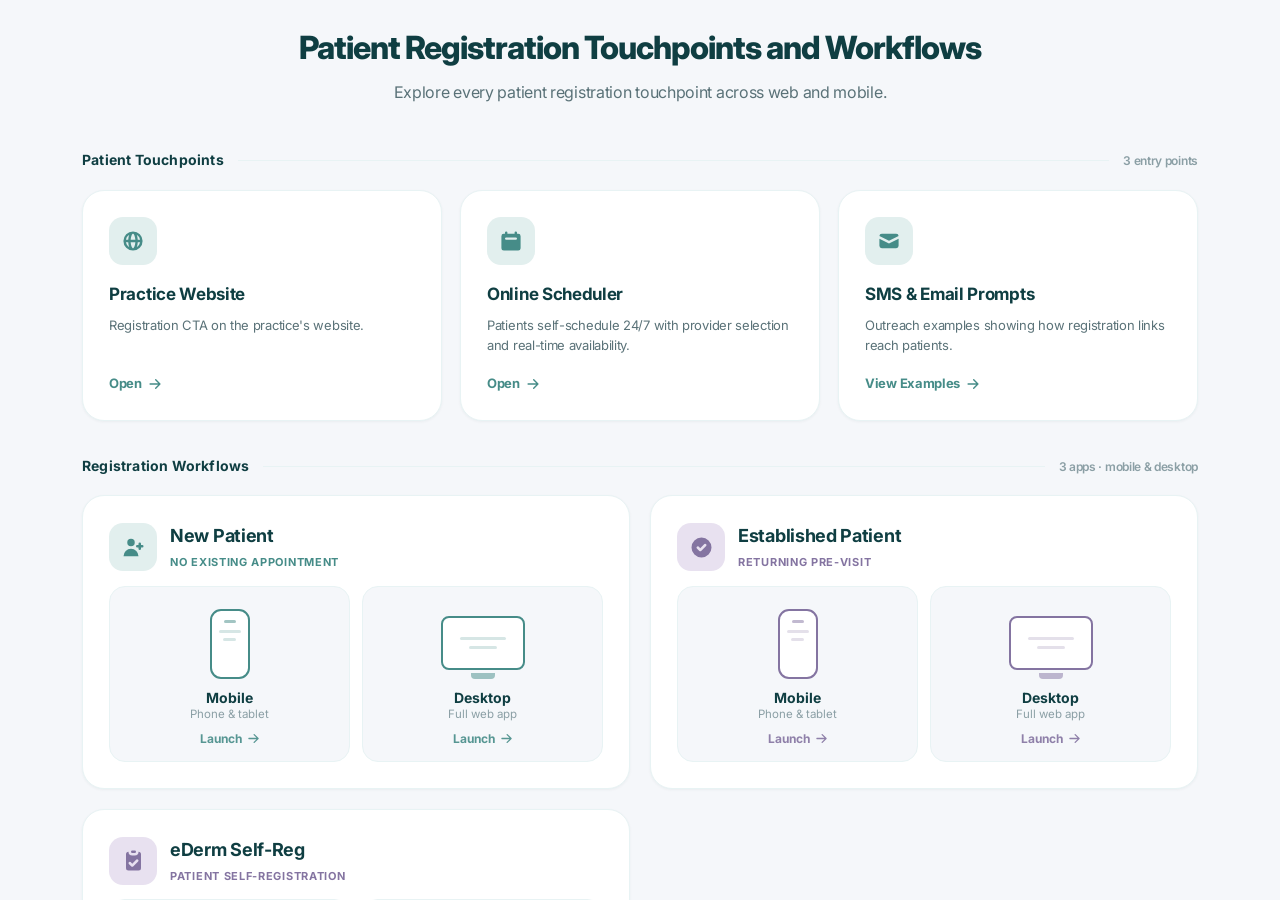
<file: index.html>
﻿<!DOCTYPE html>
<html lang="en">
<head>
<meta charset="UTF-8">
<meta name="viewport" content="width=device-width, initial-scale=1.0">
<title>Recall Health - Full Prototype</title>
<link href="https://fonts.googleapis.com/css2?family=Inter:wght@300;400;500;600;700;800&family=Roboto:wght@300;400;500;700&family=Roboto+Mono:wght@400;500&display=swap" rel="stylesheet">
<link rel="stylesheet" href="styles.css">
<style>
/* ===== Landing page redesign ===== */
#app-landing{display:block!important;overflow-y:auto!important;background:radial-gradient(1100px 420px at 50% -140px,var(--brand-lt) 0%,rgba(226,239,238,0) 72%),var(--bg)}
#app-landing.active{top:0}
.lp-bar{display:flex;align-items:center;justify-content:space-between;max-width:1180px;margin:0 auto;padding:22px 32px 0}
.lp-bar-brand{display:flex;align-items:center;gap:11px}
.lp-bar-brand img{height:34px;width:auto;object-fit:contain}
.lp-bar-tag{display:inline-flex;align-items:center;gap:7px;font-size:12px;font-weight:600;color:var(--brand);background:var(--white);border:1px solid var(--brand-border);padding:7px 14px;border-radius:30px;box-shadow:0 1px 2px rgba(15,62,66,.04)}
.lp-hero{max-width:900px;margin:0 auto;padding:30px 32px 8px;text-align:center}
.lp-eyebrow{font-size:12px;font-weight:700;letter-spacing:1.8px;text-transform:uppercase;color:var(--brand);margin-bottom:14px}
.lp-title{font-size:32px;line-height:1.12;font-weight:800;letter-spacing:-1px;color:var(--t1);margin:0 0 14px}
.lp-sub{font-size:16px;line-height:1.6;color:var(--t2);margin:0 auto;max-width:none;white-space:nowrap}
.lp-wrap{max-width:1180px;margin:0 auto;padding:26px 32px 72px}
.lp-sec{margin-top:34px}
.lp-sec:first-child{margin-top:10px}
.lp-sec-head{display:flex;align-items:center;gap:14px;margin-bottom:18px}
.lp-sec-title{font-size:14px;font-weight:700;color:var(--t1);letter-spacing:.2px;white-space:nowrap}
.lp-sec-line{flex:1;height:1px;background:var(--borderlt)}
.lp-sec-count{font-size:12px;font-weight:600;color:var(--t3);white-space:nowrap}
/* Card modernization (overrides inline styles) */
#app-landing .lcard{border-radius:18px!important;border:1px solid var(--borderlt)!important;background:var(--white)!important;box-shadow:0 1px 3px rgba(15,62,66,.05)!important;overflow:hidden!important;transition:transform .2s cubic-bezier(.2,.7,.3,1),box-shadow .2s ease,border-color .2s ease!important}
#app-landing .lcard:hover{transform:translateY(-5px)!important;box-shadow:0 18px 36px rgba(15,62,66,.13)!important;border-color:var(--brand-border)!important}
#app-landing .lcard>div:first-child{display:none!important}
#app-landing .lcard>div:last-child{padding:24px!important}
.tp-grid{display:grid;grid-template-columns:repeat(3,1fr);gap:18px}
.tp-card{display:flex;flex-direction:column;background:var(--white);border:1px solid var(--borderlt);border-radius:22px;padding:26px;box-shadow:0 1px 3px rgba(15,62,66,.05);cursor:pointer;transition:transform .2s cubic-bezier(.2,.7,.3,1),box-shadow .2s ease,border-color .2s ease}
.tp-card:hover{transform:translateY(-5px);box-shadow:0 18px 36px rgba(15,62,66,.12);border-color:var(--brand-border)}
.tp-ic{width:48px;height:48px;border-radius:14px;display:flex;align-items:center;justify-content:center;margin-bottom:16px;background:var(--brand-lt);color:var(--brand)}
.tp-title{font-size:17px;font-weight:700;color:var(--t1);margin-bottom:7px;letter-spacing:-.3px}
.tp-desc{font-size:13px;line-height:1.55;color:var(--t2);flex:1}
.tp-cta{display:inline-flex;align-items:center;gap:6px;margin-top:18px;font-size:13px;font-weight:700;color:var(--brand)}
/* ===== App panels: 2 apps x 2 device versions ===== */
.lp-apps{display:grid;grid-template-columns:1fr 1fr;gap:20px}
.app-panel{background:var(--white);border:1px solid var(--borderlt);border-radius:22px;padding:26px;box-shadow:0 1px 3px rgba(15,62,66,.05);transition:box-shadow .2s ease,border-color .2s ease}
.app-panel:hover{box-shadow:0 14px 32px rgba(15,62,66,.09)}
.app-panel--new{--ap:#468C88;--apbg:#E2EFEE}
.app-panel--est{--ap:#8474A1;--apbg:#E8E1F0}
.ap-head{display:flex;align-items:center;gap:13px;margin-bottom:14px}
.ap-icon{width:48px;height:48px;border-radius:14px;background:var(--apbg);color:var(--ap);display:flex;align-items:center;justify-content:center;flex-shrink:0}
.ap-name{font-size:18px;font-weight:700;color:var(--t1);letter-spacing:-.3px}
.ap-tag{font-size:11px;font-weight:700;color:var(--ap);text-transform:uppercase;letter-spacing:.7px;margin-top:3px}
.ap-desc{font-size:13.5px;line-height:1.55;color:var(--t2);margin-bottom:20px;min-height:42px}
.ap-devices{display:grid;grid-template-columns:1fr 1fr;gap:12px}
.dev-tile{display:flex;flex-direction:column;align-items:center;text-align:center;padding:18px 14px 15px;border:1.5px solid var(--borderlt);border-radius:16px;background:var(--surface);cursor:pointer;transition:transform .18s ease,border-color .18s ease,box-shadow .18s ease,background .18s ease;font-family:inherit}
.dev-tile:hover{border-color:var(--ap);background:var(--white);transform:translateY(-3px);box-shadow:0 12px 24px rgba(15,62,66,.10)}
.dev-art{height:74px;display:flex;align-items:flex-end;justify-content:center;margin-bottom:10px}
.dev-label{font-size:14px;font-weight:700;color:var(--t1)}
.dev-sub{font-size:11.5px;color:var(--t3);margin-top:1px}
.dev-go{margin-top:10px;font-size:12px;font-weight:700;color:var(--ap);display:inline-flex;align-items:center;gap:5px;opacity:.9}
.dev-tile:hover .dev-go{opacity:1}
.phone{width:40px;height:70px;border:2.5px solid var(--ap);border-radius:11px;background:var(--white);padding:9px 0 0;display:flex;flex-direction:column;align-items:center;gap:5px}
.ph-notch{width:12px;height:3px;border-radius:2px;background:var(--ap);opacity:.5;margin-bottom:2px}
.ph-line{width:22px;height:3px;border-radius:2px;background:var(--ap);opacity:.22}
.ph-line.short{width:13px}
.monitor{display:flex;flex-direction:column;align-items:center}
.mon-screen{width:84px;height:54px;border:2.5px solid var(--ap);border-radius:8px;background:var(--white);display:flex;flex-direction:column;align-items:center;justify-content:center;gap:6px}
.mon-line{width:46px;height:3px;border-radius:2px;background:var(--ap);opacity:.22}
.mon-line.short{width:28px}
.mon-stand{width:24px;height:6px;border-radius:0 0 4px 4px;background:var(--ap);opacity:.5;margin-top:3px}
</style>
</head>
<body>
<!-- GLOBAL BACK NAV -->
<div class="global-nav" id="global-nav">
  <button class="global-nav-back" onclick="switchApp('landing')">
    <svg width="13" height="13" viewBox="0 0 20 20" fill="currentColor"><path fill-rule="evenodd" d="M9.707 16.707a1 1 0 01-1.414 0l-6-6a1 1 0 010-1.414l6-6a1 1 0 011.414 1.414L5.414 9H17a1 1 0 110 2H5.414l4.293 4.293a1 1 0 010 1.414z" clip-rule="evenodd"/></svg>
    All Apps
  </button>
  <div class="global-nav-divider"></div>
  <span class="global-nav-label">Recall Health</span>
  <span class="global-nav-divider"></span>
  <span class="global-nav-app" id="global-nav-app-name"></span>
</div>


<!-- ══ DEMO NAV ══ -->

<!-- ══════════════════════════════════
     APP 1 - STAFF DASHBOARD
══════════════════════════════════ -->

<!-- ═══════════════════════════════════════
     LANDING PAGE
═══════════════════════════════════════ -->
<div class="app-wrap active" id="app-landing">
  <!-- HERO -->
  <div class="lp-hero">
    <h1 class="lp-title">Patient Registration Touchpoints and Workflows</h1>
    <p class="lp-sub">Explore every patient registration touchpoint across web and mobile.</p>
  </div>

  <div class="lp-wrap">

    <!-- SECTION: TOUCHPOINTS -->
    <div class="lp-sec">
      <div class="lp-sec-head">
        <span class="lp-sec-title">Patient Touchpoints</span>
        <span class="lp-sec-line"></span>
        <span class="lp-sec-count">3 entry points</span>
      </div>

    <!-- ROW 1: 3 touchpoint cards -->
    <div class="tp-grid">

      <div class="tp-card" onclick="window.open('practice-website.html','_blank')">
        <div class="tp-ic"><svg width="24" height="24" viewBox="0 0 20 20" fill="currentColor"><path fill-rule="evenodd" d="M4.083 9h1.946c.089-1.546.383-2.97.837-4.118A6.004 6.004 0 004.083 9zM10 2a8 8 0 100 16 8 8 0 000-16zm0 2c-.076 0-.232.032-.465.262-.238.234-.497.623-.737 1.182-.389.907-.673 2.142-.766 3.556h3.936c-.093-1.414-.377-2.649-.766-3.556-.24-.559-.499-.948-.737-1.182C10.232 4.032 10.076 4 10 4zm3.971 5c-.089-1.546-.383-2.97-.837-4.118A6.004 6.004 0 0115.917 9h-1.946zm-2.003 2H8.032c.093 1.414.377 2.649.766 3.556.24.559.499.948.737 1.182.233.23.389.262.465.262.076 0 .232-.032.465-.262.238-.234.498-.623.737-1.182.389-.907.673-2.142.766-3.556zm1.166 4.118c.454-1.147.748-2.572.837-4.118h1.946a6.004 6.004 0 01-2.783 4.118zm-6.268 0C6.412 13.97 6.118 12.546 6.03 11H4.083a6.004 6.004 0 002.783 4.118z" clip-rule="evenodd"/></svg></div>
        <div class="tp-title">Practice Website</div>
        <div class="tp-desc">Registration CTA on the practice's website.</div>
        <div class="tp-cta">Open <svg width="14" height="14" viewBox="0 0 20 20" fill="currentColor"><path fill-rule="evenodd" d="M10.293 3.293a1 1 0 011.414 0l6 6a1 1 0 010 1.414l-6 6a1 1 0 01-1.414-1.414L14.586 11H3a1 1 0 110-2h11.586l-4.293-4.293a1 1 0 010-1.414z" clip-rule="evenodd"/></svg></div>
      </div>

      <div class="tp-card" onclick="window.open('online-scheduler.html','_blank')">
        <div class="tp-ic"><svg width="24" height="24" viewBox="0 0 20 20" fill="currentColor"><path fill-rule="evenodd" d="M6 2a1 1 0 00-1 1v1H4a2 2 0 00-2 2v10a2 2 0 002 2h12a2 2 0 002-2V6a2 2 0 00-2-2h-1V3a1 1 0 10-2 0v1H7V3a1 1 0 00-1-1zm0 5a1 1 0 000 2h8a1 1 0 100-2H6z" clip-rule="evenodd"/></svg></div>
        <div class="tp-title">Online Scheduler</div>
        <div class="tp-desc">Patients self-schedule 24/7 with provider selection and real-time availability.</div>
        <div class="tp-cta">Open <svg width="14" height="14" viewBox="0 0 20 20" fill="currentColor"><path fill-rule="evenodd" d="M10.293 3.293a1 1 0 011.414 0l6 6a1 1 0 010 1.414l-6 6a1 1 0 01-1.414-1.414L14.586 11H3a1 1 0 110-2h11.586l-4.293-4.293a1 1 0 010-1.414z" clip-rule="evenodd"/></svg></div>
      </div>

      <div class="tp-card" onclick="document.getElementById('prompts-modal').style.display='flex'">
        <div class="tp-ic"><svg width="24" height="24" viewBox="0 0 20 20" fill="currentColor"><path d="M2.003 5.884L10 9.882l7.997-3.998A2 2 0 0016 4H4a2 2 0 00-1.997 1.884z"/><path d="M18 8.118l-8 4-8-4V14a2 2 0 002 2h12a2 2 0 002-2V8.118z"/></svg></div>
        <div class="tp-title">SMS &amp; Email Prompts</div>
        <div class="tp-desc">Outreach examples showing how registration links reach patients.</div>
        <div class="tp-cta">View Examples <svg width="14" height="14" viewBox="0 0 20 20" fill="currentColor"><path fill-rule="evenodd" d="M10.293 3.293a1 1 0 011.414 0l6 6a1 1 0 010 1.414l-6 6a1 1 0 01-1.414-1.414L14.586 11H3a1 1 0 110-2h11.586l-4.293-4.293a1 1 0 010-1.414z" clip-rule="evenodd"/></svg></div>
      </div>

    </div>

    </div><!-- /lp-sec touchpoints -->

    <!-- SECTION: WORKFLOWS -->
    <div class="lp-sec">
      <div class="lp-sec-head">
        <span class="lp-sec-title">Registration Workflows</span>
        <span class="lp-sec-line"></span>
        <span class="lp-sec-count">3 apps · mobile &amp; desktop</span>
      </div>

    <!-- ROW 2: workflow prototype cards (mobile + web) -->
    <div class="lp-apps">

      <!-- APP: New Patient -->
      <div class="app-panel app-panel--new">
        <div class="ap-head">
          <div class="ap-icon"><svg width="25" height="25" viewBox="0 0 20 20" fill="currentColor"><path d="M8 9a3 3 0 100-6 3 3 0 000 6zM8 11a6 6 0 016 6H2a6 6 0 016-6zM16 7a1 1 0 10-2 0v1h-1a1 1 0 100 2h1v1a1 1 0 102 0v-1h1a1 1 0 100-2h-1V7z"/></svg></div>
          <div><div class="ap-name">New Patient</div><div class="ap-tag">No existing appointment</div></div>
        </div>
        <div class="ap-devices">
          <button class="dev-tile" onclick="window.open('new-patient.html','_blank')">
            <div class="dev-art"><div class="phone"><span class="ph-notch"></span><span class="ph-line"></span><span class="ph-line short"></span></div></div>
            <div class="dev-label">Mobile</div>
            <div class="dev-sub">Phone &amp; tablet</div>
            <div class="dev-go">Launch <svg width="13" height="13" viewBox="0 0 20 20" fill="currentColor"><path fill-rule="evenodd" d="M10.293 3.293a1 1 0 011.414 0l6 6a1 1 0 010 1.414l-6 6a1 1 0 01-1.414-1.414L14.586 11H3a1 1 0 110-2h11.586l-4.293-4.293a1 1 0 010-1.414z" clip-rule="evenodd"/></svg></div>
          </button>
          <button class="dev-tile" onclick="window.open('new-patient-desktop.html','_blank')">
            <div class="dev-art"><div class="monitor"><div class="mon-screen"><span class="mon-line"></span><span class="mon-line short"></span></div><div class="mon-stand"></div></div></div>
            <div class="dev-label">Desktop</div>
            <div class="dev-sub">Full web app</div>
            <div class="dev-go">Launch <svg width="13" height="13" viewBox="0 0 20 20" fill="currentColor"><path fill-rule="evenodd" d="M10.293 3.293a1 1 0 011.414 0l6 6a1 1 0 010 1.414l-6 6a1 1 0 01-1.414-1.414L14.586 11H3a1 1 0 110-2h11.586l-4.293-4.293a1 1 0 010-1.414z" clip-rule="evenodd"/></svg></div>
          </button>
        </div>
      </div>

      <!-- APP: Established Patient -->
      <div class="app-panel app-panel--est">
        <div class="ap-head">
          <div class="ap-icon"><svg width="25" height="25" viewBox="0 0 20 20" fill="currentColor"><path fill-rule="evenodd" d="M10 18a8 8 0 100-16 8 8 0 000 16zm3.707-9.293a1 1 0 00-1.414-1.414L9 10.586 7.707 9.293a1 1 0 00-1.414 1.414l2 2a1 1 0 001.414 0l4-4z" clip-rule="evenodd"/></svg></div>
          <div><div class="ap-name">Established Patient</div><div class="ap-tag">Returning pre-visit</div></div>
        </div>
        <div class="ap-devices">
          <button class="dev-tile" onclick="window.open('established-patient.html','_blank')">
            <div class="dev-art"><div class="phone"><span class="ph-notch"></span><span class="ph-line"></span><span class="ph-line short"></span></div></div>
            <div class="dev-label">Mobile</div>
            <div class="dev-sub">Phone &amp; tablet</div>
            <div class="dev-go">Launch <svg width="13" height="13" viewBox="0 0 20 20" fill="currentColor"><path fill-rule="evenodd" d="M10.293 3.293a1 1 0 011.414 0l6 6a1 1 0 010 1.414l-6 6a1 1 0 01-1.414-1.414L14.586 11H3a1 1 0 110-2h11.586l-4.293-4.293a1 1 0 010-1.414z" clip-rule="evenodd"/></svg></div>
          </button>
          <button class="dev-tile" onclick="window.open('established-patient-desktop.html','_blank')">
            <div class="dev-art"><div class="monitor"><div class="mon-screen"><span class="mon-line"></span><span class="mon-line short"></span></div><div class="mon-stand"></div></div></div>
            <div class="dev-label">Desktop</div>
            <div class="dev-sub">Full web app</div>
            <div class="dev-go">Launch <svg width="13" height="13" viewBox="0 0 20 20" fill="currentColor"><path fill-rule="evenodd" d="M10.293 3.293a1 1 0 011.414 0l6 6a1 1 0 010 1.414l-6 6a1 1 0 01-1.414-1.414L14.586 11H3a1 1 0 110-2h11.586l-4.293-4.293a1 1 0 010-1.414z" clip-rule="evenodd"/></svg></div>
          </button>
        </div>
      </div>

      <!-- APP: eDerm Self-Reg -->
      <div class="app-panel app-panel--est">
        <div class="ap-head">
          <div class="ap-icon"><svg width="25" height="25" viewBox="0 0 20 20" fill="currentColor"><path fill-rule="evenodd" d="M9 2a1 1 0 000 2h2a1 1 0 100-2H9zM4 5a2 2 0 012-2 3 3 0 003 3h2a3 3 0 003-3 2 2 0 012 2v11a2 2 0 01-2 2H6a2 2 0 01-2-2V5zm9.707 5.707a1 1 0 00-1.414-1.414L9 12.586l-1.293-1.293a1 1 0 00-1.414 1.414l2 2a1 1 0 001.414 0l4-4z" clip-rule="evenodd"/></svg></div>
          <div><div class="ap-name">eDerm Self-Reg</div><div class="ap-tag">Patient self-registration</div></div>
        </div>
        <div class="ap-devices">
          <button class="dev-tile" onclick="window.open('ederm-self-reg.html','_blank')">
            <div class="dev-art"><div class="phone"><span class="ph-notch"></span><span class="ph-line"></span><span class="ph-line short"></span></div></div>
            <div class="dev-label">Mobile</div>
            <div class="dev-sub">Phone &amp; tablet</div>
            <div class="dev-go">Launch <svg width="13" height="13" viewBox="0 0 20 20" fill="currentColor"><path fill-rule="evenodd" d="M10.293 3.293a1 1 0 011.414 0l6 6a1 1 0 010 1.414l-6 6a1 1 0 01-1.414-1.414L14.586 11H3a1 1 0 110-2h11.586l-4.293-4.293a1 1 0 010-1.414z" clip-rule="evenodd"/></svg></div>
          </button>
          <button class="dev-tile" onclick="window.open('ederm-self-reg-desktop.html','_blank')">
            <div class="dev-art"><div class="monitor"><div class="mon-screen"><span class="mon-line"></span><span class="mon-line short"></span></div><div class="mon-stand"></div></div></div>
            <div class="dev-label">Desktop</div>
            <div class="dev-sub">Full web app</div>
            <div class="dev-go">Launch <svg width="13" height="13" viewBox="0 0 20 20" fill="currentColor"><path fill-rule="evenodd" d="M10.293 3.293a1 1 0 011.414 0l6 6a1 1 0 010 1.414l-6 6a1 1 0 01-1.414-1.414L14.586 11H3a1 1 0 110-2h11.586l-4.293-4.293a1 1 0 010-1.414z" clip-rule="evenodd"/></svg></div>
          </button>
        </div>
      </div>

    </div>
    </div><!-- /lp-sec workflows -->

    <!-- SECTION: ADMIN -->
    <div class="lp-sec">
      <div class="lp-sec-head">
        <span class="lp-sec-title">Admin</span>
        <span class="lp-sec-line"></span>
        <span class="lp-sec-count">Practice settings</span>
      </div>
      <div class="tp-grid">
        <div class="tp-card" onclick="window.open('admin-panel.html','_blank')">
          <div class="tp-ic"><svg width="24" height="24" viewBox="0 0 20 20" fill="currentColor"><path fill-rule="evenodd" d="M11.49 3.17c-.38-1.56-2.6-1.56-2.98 0a1.532 1.532 0 01-2.286.948c-1.372-.836-2.942.734-2.106 2.106.54.886.061 2.042-.947 2.287-1.561.379-1.561 2.6 0 2.978a1.532 1.532 0 01.947 2.287c-.836 1.372.734 2.942 2.106 2.106a1.532 1.532 0 012.287.947c.379 1.561 2.6 1.561 2.978 0a1.533 1.533 0 012.287-.947c1.372.836 2.942-.734 2.106-2.106a1.533 1.533 0 01.947-2.287c1.561-.379 1.561-2.6 0-2.978a1.532 1.532 0 01-.947-2.287c.836-1.372-.734-2.942-2.106-2.106a1.532 1.532 0 01-2.287-.947zM10 13a3 3 0 100-6 3 3 0 000 6z" clip-rule="evenodd"/></svg></div>
          <div class="tp-title">Practice Management</div>
          <div class="tp-desc">Configure clinical data and payment options for each practice.</div>
          <div class="tp-cta">Open <svg width="14" height="14" viewBox="0 0 20 20" fill="currentColor"><path fill-rule="evenodd" d="M10.293 3.293a1 1 0 011.414 0l6 6a1 1 0 010 1.414l-6 6a1 1 0 01-1.414-1.414L14.586 11H3a1 1 0 110-2h11.586l-4.293-4.293a1 1 0 010-1.414z" clip-rule="evenodd"/></svg></div>
        </div>
      </div>
    </div><!-- /lp-sec admin -->
  </div><!-- /lp-wrap -->

  <!-- SMS / EMAIL PROMPTS MODAL -->
  <div id="prompts-modal" onclick="if(event.target===this)this.style.display='none'" style="display:none;position:fixed;top:0;left:0;right:0;bottom:0;background:rgba(0,0,0,.5);z-index:1000;align-items:center;justify-content:center;padding:20px">
    <div style="background:var(--white);border-radius:20px;width:100%;max-width:860px;max-height:90vh;overflow-y:auto;box-shadow:0 20px 60px rgba(0,0,0,.3)">
      <div style="padding:20px 24px;border-bottom:1px solid var(--border);display:flex;align-items:center;justify-content:space-between;position:sticky;top:0;background:var(--white);z-index:2;border-radius:20px 20px 0 0">
        <div>
          <div style="font-size:18px;font-weight:700;color:var(--t1)">Patient Outreach Examples</div>
          <div style="font-size:13px;color:var(--t2);margin-top:2px">How patients are prompted to begin their registration or registration</div>
        </div>
        <button onclick="document.getElementById('prompts-modal').style.display='none'" style="background:none;border:none;font-size:28px;cursor:pointer;color:var(--t3);line-height:1;padding:0 4px">&times;</button>
      </div>
      <div style="padding:28px;display:grid;grid-template-columns:1fr 1fr;gap:32px">

        <!-- SMS Column -->
        <div>
          <div style="font-size:11.5px;font-weight:700;color:var(--t3);text-transform:uppercase;letter-spacing:1px;margin-bottom:16px;display:flex;align-items:center;gap:7px">
            <svg width="13" height="13" viewBox="0 0 20 20" fill="var(--t3)"><path fill-rule="evenodd" d="M18 10c0 3.866-3.582 7-8 7a8.841 8.841 0 01-4.083-.98L2 17l1.338-3.123C2.493 12.767 2 11.434 2 10c0-3.866 3.582-7 8-7s8 3.134 8 7zM7 9H5v2h2V9zm8 0h-2v2h2V9zM9 9h2v2H9V9z" clip-rule="evenodd"/></svg>
            SMS Message
          </div>
          <div style="display:flex;justify-content:center">
            <div style="width:256px;background:#1C1C1E;border-radius:38px;padding:14px 10px;box-shadow:0 8px 32px rgba(0,0,0,.35)">
              <div style="width:70px;height:18px;background:#2C2C2E;border-radius:9px;margin:0 auto 10px;display:flex;align-items:center;justify-content:center">
                <div style="width:7px;height:7px;background:#3A3A3C;border-radius:50%"></div>
              </div>
              <div style="background:#F2F2F7;border-radius:22px;padding:14px;min-height:290px">
                <div style="text-align:center;padding-bottom:10px;margin-bottom:12px;border-bottom:1px solid #E0E0E5">
                  <div style="font-size:11px;font-weight:600;color:#333">Dermatology of Boca</div>
                  <div style="font-size:10px;color:#aaa;margin-top:2px">Today, 9:42 AM</div>
                </div>
                <div style="display:flex;justify-content:flex-start">
                  <div style="background:#E9E9EB;border-radius:16px 16px 16px 3px;padding:10px 13px;max-width:88%;font-size:12px;color:#1C1C1E;line-height:1.55">
                    Hi Sarah! 👋<br><br>Your appt with <strong>Dr. Reyes</strong> at Dermatology of Boca is coming up.<br><br>Complete your pre-visit forms - only 3 min, no app needed:<br><br>
                    <span style="color:#007AFF;font-weight:600;text-decoration:underline;cursor:pointer" onclick="window.open('established-patient.html','_blank')">dermofboca.com/registration</span>
                  </div>
                </div>
                <div style="font-size:10px;color:#aaa;margin-top:6px;padding-left:3px">Delivered</div>
              </div>
            </div>
          </div>
        </div>

        <!-- Email Column -->
        <div>
          <div style="font-size:11.5px;font-weight:700;color:var(--t3);text-transform:uppercase;letter-spacing:1px;margin-bottom:16px;display:flex;align-items:center;gap:7px">
            <svg width="13" height="13" viewBox="0 0 20 20" fill="var(--t3)"><path d="M2.003 5.884L10 9.882l7.997-3.998A2 2 0 0016 4H4a2 2 0 00-1.997 1.884z"/><path d="M18 8.118l-8 4-8-4V14a2 2 0 002 2h12a2 2 0 002-2V8.118z"/></svg>
            Email
          </div>
          <div style="border:1px solid var(--border);border-radius:12px;overflow:hidden;box-shadow:0 2px 12px rgba(0,0,0,.07)">
            <div style="background:var(--surface);padding:9px 14px;border-bottom:1px solid var(--border);display:flex;align-items:center;gap:8px">
              <div style="display:flex;gap:5px"><div style="width:10px;height:10px;border-radius:50%;background:#FF5F57"></div><div style="width:10px;height:10px;border-radius:50%;background:#FEBC2E"></div><div style="width:10px;height:10px;border-radius:50%;background:#28C840"></div></div>
              <div style="flex:1;text-align:center;font-size:11px;color:var(--t3)">Mail</div>
            </div>
            <div style="background:linear-gradient(135deg,#326663,#468C88);padding:18px;text-align:center">
              <div style="font-size:15px;font-weight:700;color:white;letter-spacing:.3px">Dermatology of Boca</div>
              <div style="font-size:11px;color:rgba(255,255,255,.6);margin-top:3px">hello@dermofboca.com</div>
            </div>
            <div style="padding:20px 22px;background:white">
              <p style="margin:0 0 10px;font-size:13.5px;font-weight:700;color:#111">Hi Sarah,</p>
              <p style="margin:0 0 10px;font-size:13px;color:#444;line-height:1.65">Your appointment with <strong>Dr. Isabel Reyes</strong> is coming up on <strong>March 25 at 9:00 AM</strong>.</p>
              <p style="margin:0 0 18px;font-size:13px;color:#444;line-height:1.65">Please take 3 minutes to complete your pre-visit forms - no app download needed.</p>
              <div style="text-align:center;margin:0 0 16px">
                <button onclick="window.open('established-patient.html','_blank')" style="background:#468C88;color:white;border:none;border-radius:8px;padding:12px 26px;font-size:13px;font-weight:600;cursor:pointer;font-family:'Inter',sans-serif">Complete Registration →</button>
              </div>
              <div style="border-top:1px solid #eee;padding-top:14px;text-align:center">
                <p style="margin:0;font-size:11px;color:#aaa">Dermatology of Boca · 2801 N Military Trail, Boca Raton FL · (561) 555-0100</p>
              </div>
            </div>
          </div>
        </div>

      </div>
    </div>
  </div>
</div><!-- /app-landing -->

<div class="app-wrap" id="app-staff">

<!-- SIDEBAR -->
<nav class="sb">
  <div class="sb-logo">
    <div class="sb-mark">
      <svg viewBox="0 0 24 24" fill="none" stroke="white" stroke-width="2.5" stroke-linecap="round" stroke-linejoin="round">
        <path d="M22 12h-4l-3 9L9 3l-3 9H2"/>
      </svg>
    </div>
    <div><div class="sb-brand">Recall Health</div><div class="sb-sub">Staff Portal</div></div>
  </div>

  <div class="sb-section">
    <div class="sb-lbl">Workflow</div>
    <button class="ni active" onclick="showView('dashboard',this)">
      <svg viewBox="0 0 20 20" fill="currentColor"><path d="M3 4a1 1 0 011-1h12a1 1 0 011 1v2a1 1 0 01-1 1H4a1 1 0 01-1-1V4zM3 10a1 1 0 011-1h6a1 1 0 011 1v6a1 1 0 01-1 1H4a1 1 0 01-1-1v-6zM14 9a1 1 0 00-1 1v6a1 1 0 001 1h2a1 1 0 001-1v-6a1 1 0 00-1-1h-2z"/></svg>
      Dashboard
    </button>
    <button class="ni" onclick="showView('messages',this)">
      <svg viewBox="0 0 20 20" fill="currentColor"><path d="M2 5a2 2 0 012-2h7a2 2 0 012 2v4a2 2 0 01-2 2H9l-3 3v-3H4a2 2 0 01-2-2V5z"/><path d="M15 7v2a4 4 0 01-4 4H9.828l-1.766 1.767c.28.149.599.233.938.233h2l3 3v-3h2a2 2 0 002-2V9a2 2 0 00-2-2h-1z"/></svg>
      Messages <span class="nb">3</span>
    </button>
    <button class="ni" onclick="showView('outreach',this)">
      <svg viewBox="0 0 20 20" fill="currentColor"><path d="M2 6a1 1 0 011-1h1V4a1 1 0 112 0v1h1a1 1 0 110 2H6v1a1 1 0 11-2 0V8H3a1 1 0 01-1-1zm9-1a1 1 0 10-2 0v.01a1 1 0 102 0V5zM6 13a1 1 0 00-1 1v1h-1a1 1 0 110-2h1v-1a1 1 0 011-1h1a1 1 0 110 2H7v1a1 1 0 01-1 1zm6-6a1 1 0 10-2 0v.01a1 1 0 102 0V7zm2 6a1 1 0 11-2 0 1 1 0 012 0zm-4 0a1 1 0 11-2 0 1 1 0 012 0zm4-4a1 1 0 11-2 0 1 1 0 012 0z"/></svg>
      Pre-Visit Outreach <span class="nb">4</span>
    </button>
  </div>

  <div class="sb-section">
    <div class="sb-lbl">Insights</div>
    <button class="ni" onclick="showView('accelerator',this)">
      <svg viewBox="0 0 20 20" fill="currentColor"><path fill-rule="evenodd" d="M11.3 1.046A1 1 0 0112 2v5h4a1 1 0 01.82 1.573l-7 10A1 1 0 018 18v-5H4a1 1 0 01-.82-1.573l7-10a1 1 0 011.12-.38z" clip-rule="evenodd"/></svg>
      Appt. Accelerator
      <span class="nb">4</span>
    </button>
    <button class="ni" onclick="showView('analytics',this)">
      <svg viewBox="0 0 20 20" fill="currentColor"><path d="M2 11a1 1 0 011-1h2a1 1 0 011 1v5a1 1 0 01-1 1H3a1 1 0 01-1-1v-5zM8 7a1 1 0 011-1h2a1 1 0 011 1v9a1 1 0 01-1 1H9a1 1 0 01-1-1V7zM14 4a1 1 0 011-1h2a1 1 0 011 1v12a1 1 0 01-1 1h-2a1 1 0 01-1-1V4z"/></svg>
      Analytics
    </button>
  </div>

  <div class="sb-section">
    <div class="sb-lbl">Admin</div>
    <button class="ni" onclick="showView('settings',this)">
      <svg viewBox="0 0 20 20" fill="currentColor"><path fill-rule="evenodd" d="M11.49 3.17c-.38-1.56-2.6-1.56-2.98 0a1.532 1.532 0 01-2.286.948c-1.372-.836-2.942.734-2.106 2.106.54.886.061 2.042-.947 2.287-1.561.379-1.561 2.6 0 2.978a1.532 1.532 0 01.947 2.287c-.836 1.372.734 2.942 2.106 2.106a1.532 1.532 0 012.287.947c.379 1.561 2.6 1.561 2.978 0a1.533 1.533 0 012.287-.947c1.372.836 2.942-.734 2.106-2.106a1.533 1.533 0 01.947-2.287c1.561-.379 1.561-2.6 0-2.978a1.532 1.532 0 01-.947-2.287c.836-1.372-.734-2.942-2.106-2.106a1.532 1.532 0 01-2.287-.947zM10 13a3 3 0 100-6 3 3 0 000 6z" clip-rule="evenodd"/></svg>
      Settings
    </button>
  </div>

  <div class="sb-foot">
    <div class="ua">
      <div class="uav">SR</div>
      <div><div class="un">Sarah R.</div><div class="ur">Front Desk · Miami</div></div>
    </div>
  </div>
</nav>

<!-- MAIN -->
<div class="main">
  <!-- TOPBAR -->
  <div class="tb">
    <span class="tb-title" id="view-title">Today's Registration</span>
    <div class="tb-sp"></div>
    <div class="srch">
      <svg width="14" height="14" viewBox="0 0 20 20" fill="#9CA3AF"><path fill-rule="evenodd" d="M8 4a4 4 0 100 8 4 4 0 000-8zM2 8a6 6 0 1110.89 3.476l4.817 4.817a1 1 0 01-1.414 1.414l-4.816-4.816A6 6 0 012 8z" clip-rule="evenodd"/></svg>
      <input placeholder="Search patients…" id="search-inp" oninput="filterTable(this.value)">
    </div>
    <div class="tbb" onclick="showToast('Notifications panel')"><svg width="15" height="15" viewBox="0 0 20 20" fill="currentColor"><path d="M10 2a6 6 0 00-6 6v3.586l-.707.707A1 1 0 004 14h12a1 1 0 00.707-1.707L16 11.586V8a6 6 0 00-6-6zM10 18a3 3 0 01-3-3h6a3 3 0 01-3 3z"/></svg><div class="ndot"></div></div>
  </div>

  <!-- ───── DASHBOARD VIEW ───── -->
  <div class="view active" id="view-dashboard">
    <!-- KPI ROW -->
    <div class="krow">
      <div class="kc">
        <div class="kl">Today's Patients</div>
        <div class="kv">38</div>
        <div class="kf">scheduled</div>
        <div class="kpill o">▲ 3 from yesterday</div>
      </div>
      <div class="kc">
        <div class="kl">Pre-Registered</div>
        <div class="kv">29</div>
        <div class="kf"><span class="kt-up">76%</span> completion rate</div>
        <div class="kpill g">+12% vs last week</div>
      </div>
      <div class="kc">
        <div class="kl">Checked In</div>
        <div class="kv">14</div>
        <div class="kf">of 38 scheduled</div>
        <div class="kpill a">9 still pending</div>
      </div>
      <div class="kc">
        <div class="kl">Collected Today</div>
        <div class="kv">$2,840</div>
        <div class="kf"><span class="kt-up">↑ 18%</span> vs avg</div>
        <div class="kpill g">Goal: $3,200</div>
      </div>
      <div class="kc">
        <div class="kl">Insurance Flags</div>
        <div class="kv">5</div>
        <div class="kf">need attention</div>
        <div class="kpill r">2 self-pay alerts</div>
      </div>
    </div>

    <!-- QUICK STATUS BAR -->
    <div style="display:flex;align-items:center;gap:8px;flex-wrap:wrap">
      <div style="display:flex;align-items:center;gap:6px;padding:7px 13px;background:var(--white);border-radius:8px;border:1px solid var(--borderlt);box-shadow:var(--sh1);font-size:12.5px;gap:14px">
        <span style="display:flex;align-items:center;gap:5px"><span style="width:9px;height:9px;border-radius:50%;background:var(--green);display:inline-block"></span><span style="color:var(--t2)">Complete</span> <strong style="color:var(--t1)">14</strong></span>
        <span style="width:1px;height:14px;background:var(--border)"></span>
        <span style="display:flex;align-items:center;gap:5px"><span style="width:9px;height:9px;border-radius:50%;background:var(--amber);display:inline-block"></span><span style="color:var(--t2)">Partial</span> <strong style="color:var(--t1)">9</strong></span>
        <span style="width:1px;height:14px;background:var(--border)"></span>
        <span style="display:flex;align-items:center;gap:5px"><span style="width:9px;height:9px;border-radius:50%;background:var(--red);display:inline-block"></span><span style="color:var(--t2)">Not Started</span> <strong style="color:var(--t1)">8</strong></span>
        <span style="width:1px;height:14px;background:var(--border)"></span>
        <span style="display:flex;align-items:center;gap:5px"><span style="width:9px;height:9px;border-radius:50%;background:var(--blue);display:inline-block"></span><span style="color:var(--t2)">Checked In</span> <strong style="color:var(--t1)">7</strong></span>
      </div>
      <div style="margin-left:auto;display:flex;gap:7px">
        <div class="fb" onclick="showToast('Filtering by provider…')">
          <svg width="13" height="13" viewBox="0 0 20 20" fill="currentColor"><path d="M9 6a3 3 0 11-6 0 3 3 0 016 0zM17 6a3 3 0 11-6 0 3 3 0 016 0zM12.93 17c.046-.327.07-.66.07-1a6.97 6.97 0 00-1.5-4.33A5 5 0 0119 16v1h-6.07zM6 11a5 5 0 015 5v1H1v-1a5 5 0 015-5z"/></svg>
          All Providers
          <svg width="11" height="11" viewBox="0 0 20 20" fill="currentColor"><path fill-rule="evenodd" d="M5.293 7.293a1 1 0 011.414 0L10 10.586l3.293-3.293a1 1 0 111.414 1.414l-4 4a1 1 0 01-1.414 0l-4-4a1 1 0 010-1.414z" clip-rule="evenodd"/></svg>
        </div>
        <div class="fb" onclick="openBroadcastModal()">
          <svg width="13" height="13" viewBox="0 0 20 20" fill="currentColor"><path d="M10 2a6 6 0 00-6 6v3.586l-.707.707A1 1 0 004 14h12a1 1 0 00.707-1.707L16 11.586V8a6 6 0 00-6-6zM10 18a3 3 0 01-3-3h6a3 3 0 01-3 3z"/></svg>
          Broadcast SMS
        </div>
        <div class="fb" onclick="openWalkinModal()">
          <svg width="13" height="13" viewBox="0 0 20 20" fill="currentColor"><path fill-rule="evenodd" d="M10 18a8 8 0 100-16 8 8 0 000 16zm1-11a1 1 0 10-2 0v2H7a1 1 0 100 2h2v2a1 1 0 102 0v-2h2a1 1 0 100-2h-2V7z" clip-rule="evenodd"/></svg>
          Walk-In
        </div>
      </div>
    </div>

    <!-- QUEUE TABLE -->
    <div class="qcard">
      <div class="qhead">
        <span class="qtitle">Registration Queue</span>
        <span class="qcount">38 patients</span>
        <div class="qtabs">
          <button class="qt active" onclick="setQTab(this,'all')">All</button>
          <button class="qt" onclick="setQTab(this,'pending')">Needs Attention</button>
          <button class="qt" onclick="setQTab(this,'complete')">Ready</button>
          <button class="qt" onclick="setQTab(this,'checkedin')">Checked In</button>
        </div>
      </div>
      <table class="qtbl" id="queue-table">
        <thead>
          <tr>
            <th style="min-width:200px">Patient</th>
            <th>Time / Appt</th>
            <th>Provider</th>
            <th>Pre-Reg</th>
            <th>Insurance E&B</th>
            <th>Deductible Due</th>
            <th>Prior Auth</th>
            <th>Flags</th>
            <th>Actions</th>
          </tr>
        </thead>
        <tbody id="queue-body">
        </tbody>
      </table>
    </div>
  </div>

  <!-- ───── ANALYTICS VIEW ───── -->
  <div class="view" id="view-analytics" style="gap:16px">
    <div class="krow">
      <div class="kc"><div class="kl">Intake Completion</div><div class="kv">76<small>%</small></div><div class="kf"><span class="kt-up">↑ 8%</span> vs last month</div></div>
      <div class="kc"><div class="kl">Avg. Intake Time</div><div class="kv">4.2<small>min</small></div><div class="kf"><span class="kt-up">↓ 1.8min</span> faster</div></div>
      <div class="kc"><div class="kl">Revenue Collected</div><div class="kv">$52K</div><div class="kf"><span class="kt-up">↑ 23%</span> this month</div></div>
      <div class="kc"><div class="kl">No-Show Rate</div><div class="kv">6.2<small>%</small></div><div class="kf"><span class="kt-up">↓ 2.1%</span> reduction</div></div>
      <div class="kc"><div class="kl">E&B Accuracy</div><div class="kv">98<small>%</small></div><div class="kf"><span class="kt-up">↑ 3%</span> claim success</div></div>
    </div>

    <div class="an-grid">
      <div class="an-card">
        <div class="an-title">Weekly Intake Completions <span>Last 7 days</span></div>
        <div class="ch-wrap" id="bar-chart"></div>
        <div style="display:flex;gap:14px;margin-top:18px">
          <div style="display:flex;align-items:center;gap:5px;font-size:12px;color:var(--t2)"><span style="width:10px;height:10px;border-radius:2px;background:var(--borderlt);border:1px solid var(--border);display:inline-block"></span>Scheduled</div>
          <div style="display:flex;align-items:center;gap:5px;font-size:12px;color:var(--t2)"><span style="width:10px;height:10px;border-radius:2px;background:var(--brand);display:inline-block"></span>Completed</div>
        </div>
      </div>
      <div class="an-card">
        <div class="an-title">Registration Breakdown</div>
        <div class="donut">
          <svg width="110" height="110" viewBox="0 0 110 110">
            <circle cx="55" cy="55" r="40" fill="none" stroke="#F3F4F6" stroke-width="14"/>
            <circle cx="55" cy="55" r="40" fill="none" stroke="#8474A1" stroke-width="14" stroke-dasharray="189 252" stroke-dashoffset="0"/>
            <circle cx="55" cy="55" r="40" fill="none" stroke="#F59E0B" stroke-width="14" stroke-dasharray="50 252" stroke-dashoffset="-189"/>
            <circle cx="55" cy="55" r="40" fill="none" stroke="#EF4444" stroke-width="14" stroke-dasharray="31 252" stroke-dashoffset="-239"/>
          </svg>
          <div class="donut-label">76%<small>complete</small></div>
        </div>
        <div class="legend">
          <div class="leg-item"><span class="leg-dot" style="background:var(--orange)"></span>Pre-registered (76%)</div>
          <div class="leg-item"><span class="leg-dot" style="background:var(--amber)"></span>In-office only (12%)</div>
          <div class="leg-item"><span class="leg-dot" style="background:var(--red)"></span>Not completed (12%)</div>
        </div>
      </div>
    </div>

    <div class="an-grid">
      <div class="an-card">
        <div class="an-title">Revenue by Channel <span>March 2026</span></div>
        <div class="metric-list">
          <div class="ml-item"><span class="ml-label">Pre-Visit Online</span><div class="ml-bar"><div class="ml-fill" style="width:72%"></div></div><span class="ml-val">$38K</span></div>
          <div class="ml-item"><span class="ml-label">Time of Service</span><div class="ml-bar"><div class="ml-fill" style="width:58%;background:var(--blue)"></div></div><span class="ml-val">$29K</span></div>
          <div class="ml-item"><span class="ml-label">Post-Visit SMS</span><div class="ml-bar"><div class="ml-fill" style="width:34%;background:var(--green)"></div></div><span class="ml-val">$18K</span></div>
          <div class="ml-item"><span class="ml-label">Payment Plans</span><div class="ml-bar"><div class="ml-fill" style="width:18%;background:var(--purple)"></div></div><span class="ml-val">$9K</span></div>
          <div class="ml-item"><span class="ml-label">Card on File</span><div class="ml-bar"><div class="ml-fill" style="width:25%;background:var(--amber)"></div></div><span class="ml-val">$12K</span></div>
        </div>
      </div>
      <div class="an-card">
        <div class="an-title">Staff Performance</div>
        <div class="stat-grid">
          <div class="sg-item"><div class="sg-v">4.2<span style="font-size:14px;color:var(--t2)">min</span></div><div class="sg-l">Avg Registration Time</div><div class="sg-t" style="color:var(--green)">↓ 28%</div></div>
          <div class="sg-item"><div class="sg-v">98<span style="font-size:14px;color:var(--t2)">%</span></div><div class="sg-l">E&B Success Rate</div><div class="sg-t" style="color:var(--green)">↑ 3%</div></div>
          <div class="sg-item"><div class="sg-v">$52<span style="font-size:14px;color:var(--t2)">K</span></div><div class="sg-l">Collected This Month</div><div class="sg-t" style="color:var(--green)">↑ 23%</div></div>
          <div class="sg-item"><div class="sg-v">6.2<span style="font-size:14px;color:var(--t2)">%</span></div><div class="sg-l">No-Show Rate</div><div class="sg-t" style="color:var(--green)">↓ 2.1%</div></div>
        </div>
      </div>
    </div>
  </div>

  <!-- ───── MESSAGES VIEW ───── -->
  <div class="view" id="view-messages" style="padding:20px 22px">
    <div class="msg-layout">
      <div class="msg-list">
        <div class="msg-list-head">Patient Messages <span>3</span></div>
        <div class="mc active" onclick="openThread(this,'Marcus Thompson','MT','pc1','10:15 AM · Acne Follow-up')">
          <div class="mc-av pc1">MT</div>
          <div style="flex:1;min-width:0">
            <div style="display:flex;align-items:center;justify-content:space-between"><span class="mc-name">Marcus Thompson</span><span class="mc-time">9:42 AM</span></div>
            <div class="mc-prev">Hi, I'm running about 10 min late-</div>
          </div>
          <div class="mc-unread"></div>
        </div>
        <div class="mc" onclick="openThread(this,'Sandra Okafor','SO','pc3','2:30 PM · Skin Check')">
          <div class="mc-av pc3">SO</div>
          <div style="flex:1;min-width:0">
            <div style="display:flex;align-items:center;justify-content:space-between"><span class="mc-name">Sandra Okafor</span><span class="mc-time">8:55 AM</span></div>
            <div class="mc-prev">Should I bring my biopsy results?</div>
          </div>
          <div class="mc-unread"></div>
        </div>
        <div class="mc" onclick="openThread(this,'James Whitfield','JW','pc7','11:00 AM · Psoriasis')">
          <div class="mc-av pc7">JW</div>
          <div style="flex:1;min-width:0">
            <div style="display:flex;align-items:center;justify-content:space-between"><span class="mc-name">James Whitfield</span><span class="mc-time">Yesterday</span></div>
            <div class="mc-prev">Can I reschedule to next week?</div>
          </div>
          <div class="mc-unread"></div>
        </div>
        <div class="mc" onclick="openThread(this,'Priya Mehta','PM','pc5','3:45 PM · Consultation')">
          <div class="mc-av pc5">PM</div>
          <div style="flex:1;min-width:0">
            <div style="display:flex;align-items:center;justify-content:space-between"><span class="mc-name">Priya Mehta</span><span class="mc-time">Yesterday</span></div>
            <div class="mc-prev">Thank you so much!</div>
          </div>
        </div>
        <div class="mc" onclick="openThread(this,'David Chen','DC','pc8','9:00 AM · Eczema')">
          <div class="mc-av pc8">DC</div>
          <div style="flex:1;min-width:0">
            <div style="display:flex;align-items:center;justify-content:space-between"><span class="mc-name">David Chen</span><span class="mc-time">Mon</span></div>
            <div class="mc-prev">Got the prescription, thanks!</div>
          </div>
        </div>
      </div>
      <div class="msg-thread" id="msg-thread">
        <div class="mt-head">
          <div class="mc-av pc1" id="t-av">MT</div>
          <div><div class="mt-name" id="t-name">Marcus Thompson</div><div class="mt-appt" id="t-appt">10:15 AM · Acne Follow-up · Dr. Reyes</div></div>
          <div class="mt-acts">
            <button class="mt-act" onclick="openPanel(0)">View Chart</button>
            <button class="mt-act" onclick="showToast('Calling patient…')">Call</button>
            <button class="mt-act primary" onclick="showToast('Appointment accelerator opened')">Reschedule</button>
          </div>
        </div>
        <div class="mt-msgs" id="t-msgs">
          <div class="mb in">Hi there! Just a reminder that Marcus Thompson has an appointment today at 10:15 AM with Dr. Reyes for Acne Follow-up. Please arrive 10 minutes early to complete registration.</div>
          <div class="mb-t">Dermatology of Boca · 9:00 AM</div>
          <div class="mb out">Hi, I'm running about 10 minutes late - is that okay?</div>
          <div class="mb-t out">Marcus T. · 9:42 AM</div>
          <div class="mb in">No problem! Please complete your pre-registration when you arrive using the link we sent earlier. Dr. Reyes will still be able to see you.</div>
          <div class="mb-t">Dermatology of Boca · 9:44 AM</div>
        </div>
        <div class="mt-inp">
          <input class="mi" id="msg-input" placeholder="Type a message to patient…" onkeydown="if(event.key==='Enter')sendMsg()">
          <button class="ms" onclick="sendMsg()">
            <svg width="16" height="16" viewBox="0 0 20 20" fill="white"><path d="M10.894 2.553a1 1 0 00-1.788 0l-7 14a1 1 0 001.169 1.409l5-1.429A1 1 0 009 15.571V11a1 1 0 112 0v4.571a1 1 0 00.725.962l5 1.428a1 1 0 001.17-1.408l-7-14z"/></svg>
          </button>
        </div>
      </div>
    </div>
  </div>

  <!-- ───── PRE-VISIT OUTREACH VIEW ───── -->
  <div class="view" id="view-outreach" style="gap:16px">
    <!-- Timeline Legend -->
    <div style="display:grid;grid-template-columns:repeat(3,1fr);gap:12px;flex-shrink:0">
      <div style="background:linear-gradient(135deg,rgba(14,165,233,.1),rgba(56,189,248,.05));border:1px solid rgba(14,165,233,.2);border-radius:12px;padding:16px">
        <div style="font-size:12px;color:var(--t2);margin-bottom:8px">📧💬 EMAIL + SMS</div>
        <div style="font-size:15px;font-weight:700;color:#0EA5E9">5 Days Before</div>
        <div style="font-size:11px;color:var(--t3);margin-top:4px">Initial appointment reminder</div>
      </div>
      <div style="background:linear-gradient(135deg,rgba(14,165,233,.1),rgba(56,189,248,.05));border:1px solid rgba(14,165,233,.2);border-radius:12px;padding:16px">
        <div style="font-size:12px;color:var(--t2);margin-bottom:8px">💬 SMS ONLY</div>
        <div style="font-size:15px;font-weight:700;color:#0EA5E9">2 Days Before</div>
        <div style="font-size:11px;color:var(--t3);margin-top:4px">Follow-up confirmation request</div>
      </div>
      <div style="background:linear-gradient(135deg,rgba(14,165,233,.1),rgba(56,189,248,.05));border:1px solid rgba(14,165,233,.2);border-radius:12px;padding:16px">
        <div style="font-size:12px;color:var(--t2);margin-bottom:8px">📞💬 CALL + SMS</div>
        <div style="font-size:15px;font-weight:700;color:#0EA5E9">1 Day Before</div>
        <div style="font-size:11px;color:var(--t3);margin-top:4px">Final IVR reminder with options</div>
      </div>
    </div>

    <!-- KPI Cards -->
    <div style="display:grid;grid-template-columns:repeat(4,1fr);gap:12px;flex-shrink:0">
      <div style="background:var(--white);border:1px solid var(--border);border-radius:12px;padding:16px;box-shadow:var(--sh1)">
        <div style="font-size:11px;color:var(--t3);font-weight:600;text-transform:uppercase;letter-spacing:.5px;margin-bottom:10px">Upcoming (7d)</div>
        <div style="font-size:28px;font-weight:800;color:#0EA5E9;margin-bottom:4px">18</div>
        <div style="font-size:11px;color:var(--t2)">Scheduled reminders</div>
      </div>
      <div style="background:var(--white);border:1px solid var(--border);border-radius:12px;padding:16px;box-shadow:var(--sh1)">
        <div style="font-size:11px;color:var(--t3);font-weight:600;text-transform:uppercase;letter-spacing:.5px;margin-bottom:10px">Confirmed</div>
        <div style="font-size:28px;font-weight:800;color:#10B981;margin-bottom:4px">9</div>
        <div style="font-size:11px;color:var(--t2)">50% response rate</div>
      </div>
      <div style="background:var(--white);border:1px solid var(--border);border-radius:12px;padding:16px;box-shadow:var(--sh1)">
        <div style="font-size:11px;color:var(--t3);font-weight:600;text-transform:uppercase;letter-spacing:.5px;margin-bottom:10px">Awaiting</div>
        <div style="font-size:28px;font-weight:800;color:#D97706;margin-bottom:4px">6</div>
        <div style="font-size:11px;color:var(--t2)">Need follow-up</div>
      </div>
      <div style="background:var(--white);border:1px solid var(--border);border-radius:12px;padding:16px;box-shadow:var(--sh1)">
        <div style="font-size:11px;color:var(--t3);font-weight:600;text-transform:uppercase;letter-spacing:.5px;margin-bottom:10px">No Response</div>
        <div style="font-size:28px;font-weight:800;color:#DC2626;margin-bottom:4px">3</div>
        <div style="font-size:11px;color:var(--t2)">Manual outreach</div>
      </div>
    </div>

    <!-- Outreach Pipeline Table -->
    <div style="background:var(--white);border:1px solid var(--border);border-radius:12px;padding:0;overflow:hidden;box-shadow:var(--sh1);flex:1;display:flex;flex-direction:column">
      <div style="padding:18px 22px;background:var(--surface);border-bottom:1px solid var(--border);flex-shrink:0">
        <div style="font-size:15px;font-weight:700;color:var(--t1);margin-bottom:3px">Outreach Pipeline</div>
        <div style="font-size:12px;color:var(--t3);margin-bottom:8px">Track appointment confirmations across all touchpoints</div>
        <div style="display:flex;gap:16px;flex-wrap:wrap;font-size:11px;color:var(--t3)">
          <div style="display:flex;align-items:center;gap:4px"><span style="background:#ECFDF5;color:#10B981;padding:2px 6px;border-radius:3px;font-size:11px;font-weight:600">✓</span>Sent</div>
          <div style="display:flex;align-items:center;gap:4px"><span style="background:#FFFBEB;color:#D97706;padding:2px 6px;border-radius:3px;font-size:11px;font-weight:600">⏳</span>Pending</div>
          <div style="display:flex;align-items:center;gap:4px"><span style="background:#FEF2F2;color:#DC2626;padding:2px 6px;border-radius:3px;font-size:11px;font-weight:600">✗</span>Failed</div>
          <div style="display:flex;align-items:center;gap:4px"><span style="background:#F3F4F6;color:var(--t3);padding:2px 6px;border-radius:3px;font-size:11px;font-weight:600">-</span>Not Sent</div>
        </div>
      </div>
      <div style="overflow-x:auto;flex:1">
        <table style="width:100%;border-collapse:collapse;font-size:12.5px">
          <thead>
            <tr style="background:var(--borderlt);border-bottom:1px solid var(--border)">
              <th style="padding:12px 14px;text-align:left;font-weight:600;color:var(--t2);white-space:nowrap">Patient</th>
              <th style="padding:12px 14px;text-align:center;font-weight:600;color:var(--t2);white-space:nowrap">Date</th>
              <th style="padding:12px 14px;text-align:center;font-weight:600;color:var(--t2);white-space:nowrap" title="Email 5 Days">📧 T-5</th>
              <th style="padding:12px 14px;text-align:center;font-weight:600;color:var(--t2);white-space:nowrap" title="SMS 5 Days">💬 T-5</th>
              <th style="padding:12px 14px;text-align:center;font-weight:600;color:var(--t2);white-space:nowrap" title="SMS 2 Days">💬 T-2</th>
              <th style="padding:12px 14px;text-align:center;font-weight:600;color:var(--t2);white-space:nowrap" title="Call 1 Day">📞 T-1</th>
              <th style="padding:12px 14px;text-align:center;font-weight:600;color:var(--t2);white-space:nowrap" title="SMS 1 Day">💬 T-1</th>
              <th style="padding:12px 14px;text-align:center;font-weight:600;color:var(--t2);white-space:nowrap">Status</th>
              <th style="padding:12px 14px;text-align:center;font-weight:600;color:var(--t2);white-space:nowrap">Action</th>
            </tr>
          </thead>
          <tbody>
            <tr style="border-bottom:1px solid var(--border)">
              <td style="padding:12px 14px;color:var(--t1);font-weight:600;white-space:nowrap">Marcus Thompson</td>
              <td style="padding:12px 14px;text-align:center;color:var(--t2)">Mar 21</td>
              <td style="padding:12px 14px;text-align:center"><span style="background:#ECFDF5;color:#10B981;padding:4px 8px;border-radius:4px;font-size:11px;font-weight:600;cursor:pointer" onclick="showMessageModal('Marcus Thompson','Mar 21','email-t5','✓ Sent')">✓</span></td>
              <td style="padding:12px 14px;text-align:center"><span style="background:#ECFDF5;color:#10B981;padding:4px 8px;border-radius:4px;font-size:11px;font-weight:600;cursor:pointer" onclick="showMessageModal('Marcus Thompson','Mar 21','sms-t5','✓ Sent')">✓</span></td>
              <td style="padding:12px 14px;text-align:center"><span style="background:#ECFDF5;color:#10B981;padding:4px 8px;border-radius:4px;font-size:11px;font-weight:600;cursor:pointer" onclick="showMessageModal('Marcus Thompson','Mar 21','sms-t2','✓ Sent')">✓</span></td>
              <td style="padding:12px 14px;text-align:center"><span style="background:#ECFDF5;color:#10B981;padding:4px 8px;border-radius:4px;font-size:11px;font-weight:600;cursor:pointer" onclick="showMessageModal('Marcus Thompson','Mar 21','call-t1','✓ Sent')">✓</span></td>
              <td style="padding:12px 14px;text-align:center"><span style="background:#ECFDF5;color:#10B981;padding:4px 8px;border-radius:4px;font-size:11px;font-weight:600;cursor:pointer" onclick="showMessageModal('Marcus Thompson','Mar 21','sms-t1','✓ Sent')">✓</span></td>
              <td style="padding:12px 14px;text-align:center"><span style="background:#ECFDF5;color:#10B981;padding:3px 8px;border-radius:4px;font-size:11px;font-weight:600;display:inline-block">Confirmed</span></td>
              <td style="padding:12px 14px;text-align:center"><button onclick="showMessageModal('Marcus Thompson','Mar 21','all','')" style="padding:4px 10px;background:var(--border);color:var(--t2);border:1px solid var(--border);border-radius:4px;font-size:11px;font-weight:600;cursor:pointer">Messages</button></td>
            </tr>
            <tr style="border-bottom:1px solid var(--border)">
              <td style="padding:12px 14px;color:var(--t1);font-weight:600;white-space:nowrap">Sarah Chen</td>
              <td style="padding:12px 14px;text-align:center;color:var(--t2)">Mar 22</td>
              <td style="padding:12px 14px;text-align:center"><span style="background:#ECFDF5;color:#10B981;padding:4px 8px;border-radius:4px;font-size:11px;font-weight:600;cursor:pointer" onclick="showMessageModal('Sarah Chen','Mar 22','email-t5','✓ Sent')">✓</span></td>
              <td style="padding:12px 14px;text-align:center"><span style="background:#ECFDF5;color:#10B981;padding:4px 8px;border-radius:4px;font-size:11px;font-weight:600;cursor:pointer" onclick="showMessageModal('Sarah Chen','Mar 22','sms-t5','✓ Sent')">✓</span></td>
              <td style="padding:12px 14px;text-align:center"><span style="background:#FFFBEB;color:#D97706;padding:4px 8px;border-radius:4px;font-size:11px;font-weight:600;cursor:pointer" onclick="showMessageModal('Sarah Chen','Mar 22','sms-t2','⏳ Pending')">⏳</span></td>
              <td style="padding:12px 14px;text-align:center"><span style="background:#F3F4F6;color:var(--t3);padding:4px 8px;border-radius:4px;font-size:11px;font-weight:600">-</span></td>
              <td style="padding:12px 14px;text-align:center"><span style="background:#F3F4F6;color:var(--t3);padding:4px 8px;border-radius:4px;font-size:11px;font-weight:600">-</span></td>
              <td style="padding:12px 14px;text-align:center"><span style="background:#FFFBEB;color:#D97706;padding:3px 8px;border-radius:4px;font-size:11px;font-weight:600;display:inline-block">Awaiting</span></td>
              <td style="padding:12px 14px;text-align:center"><button onclick="showMessageModal('Sarah Chen','Mar 22','all','')" style="padding:4px 10px;background:var(--border);color:var(--t2);border:1px solid var(--border);border-radius:4px;font-size:11px;font-weight:600;cursor:pointer">Messages</button></td>
            </tr>
            <tr style="border-bottom:1px solid var(--border)">
              <td style="padding:12px 14px;color:var(--t1);font-weight:600;white-space:nowrap">James Rodriguez</td>
              <td style="padding:12px 14px;text-align:center;color:var(--t2)">Mar 19</td>
              <td style="padding:12px 14px;text-align:center"><span style="background:#ECFDF5;color:#10B981;padding:4px 8px;border-radius:4px;font-size:11px;font-weight:600;cursor:pointer" onclick="showMessageModal('James Rodriguez','Mar 19','email-t5','✓ Sent')">✓</span></td>
              <td style="padding:12px 14px;text-align:center"><span style="background:#FEF2F2;color:#DC2626;padding:4px 8px;border-radius:4px;font-size:11px;font-weight:600;cursor:pointer" onclick="showMessageModal('James Rodriguez','Mar 19','sms-t5','✗ Failed')">✗</span></td>
              <td style="padding:12px 14px;text-align:center"><span style="background:#FEF2F2;color:#DC2626;padding:4px 8px;border-radius:4px;font-size:11px;font-weight:600;cursor:pointer" onclick="showMessageModal('James Rodriguez','Mar 19','sms-t2','✗ Failed')">✗</span></td>
              <td style="padding:12px 14px;text-align:center"><span style="background:#FEF2F2;color:#DC2626;padding:4px 8px;border-radius:4px;font-size:11px;font-weight:600;cursor:pointer" onclick="showMessageModal('James Rodriguez','Mar 19','call-t1','✗ Failed')">✗</span></td>
              <td style="padding:12px 14px;text-align:center"><span style="background:#F3F4F6;color:var(--t3);padding:4px 8px;border-radius:4px;font-size:11px;font-weight:600">-</span></td>
              <td style="padding:12px 14px;text-align:center"><span style="background:#FEF2F2;color:#DC2626;padding:3px 8px;border-radius:4px;font-size:11px;font-weight:600;display:inline-block">No Response</span></td>
              <td style="padding:12px 14px;text-align:center"><button onclick="showMessageModal('James Rodriguez','Mar 19','all','')" style="padding:4px 10px;background:#FEE2E2;color:#DC2626;border:1px solid #FEE2E2;border-radius:4px;font-size:11px;font-weight:600;cursor:pointer">Messages</button></td>
            </tr>
            <tr>
              <td style="padding:12px 14px;color:var(--t1);font-weight:600;white-space:nowrap">Emily Wong</td>
              <td style="padding:12px 14px;text-align:center;color:var(--t2)">Mar 25</td>
              <td style="padding:12px 14px;text-align:center"><span style="background:#FFFBEB;color:#D97706;padding:4px 8px;border-radius:4px;font-size:11px;font-weight:600;cursor:pointer" onclick="showMessageModal('Emily Wong','Mar 25','email-t5','⏳ In Transit')">⏳</span></td>
              <td style="padding:12px 14px;text-align:center"><span style="background:#F3F4F6;color:var(--t3);padding:4px 8px;border-radius:4px;font-size:11px;font-weight:600">-</span></td>
              <td style="padding:12px 14px;text-align:center"><span style="background:#F3F4F6;color:var(--t3);padding:4px 8px;border-radius:4px;font-size:11px;font-weight:600">-</span></td>
              <td style="padding:12px 14px;text-align:center"><span style="background:#F3F4F6;color:var(--t3);padding:4px 8px;border-radius:4px;font-size:11px;font-weight:600">-</span></td>
              <td style="padding:12px 14px;text-align:center"><span style="background:#F3F4F6;color:var(--t3);padding:4px 8px;border-radius:4px;font-size:11px;font-weight:600">-</span></td>
              <td style="padding:12px 14px;text-align:center"><span style="background:#F3F4F6;color:var(--t3);padding:3px 8px;border-radius:4px;font-size:11px;font-weight:600;display:inline-block">Upcoming</span></td>
              <td style="padding:12px 14px;text-align:center"><button onclick="showMessageModal('Emily Wong','Mar 25','all','')" style="padding:4px 10px;background:var(--border);color:var(--t2);border:1px solid var(--border);border-radius:4px;font-size:11px;font-weight:600;cursor:pointer">Messages</button></td>
            </tr>
          </tbody>
        </table>
      </div>
    </div>

    <!-- Message Preview Modal -->
    <div id="message-modal" style="display:none;position:fixed;top:0;left:0;right:0;bottom:0;background:rgba(0,0,0,.5);z-index:1000;align-items:center;justify-content:center">
      <div style="background:var(--white);border-radius:16px;box-shadow:var(--sh3);width:90%;max-width:700px;max-height:90vh;overflow:auto;padding:32px">
        <div style="display:flex;align-items:center;justify-content:space-between;margin-bottom:24px;padding-bottom:20px;border-bottom:1px solid var(--border)">
          <div>
            <div style="font-size:18px;font-weight:700;color:var(--t1)">Message Preview</div>
            <div style="font-size:13px;color:var(--t2);margin-top:4px" id="modal-patient-info">Marcus Thompson · Mar 21</div>
          </div>
          <button onclick="document.getElementById('message-modal').style.display='none'" style="width:32px;height:32px;border:none;background:var(--surface);border-radius:8px;cursor:pointer;font-size:18px">✕</button>
        </div>
        <div id="modal-messages-container" style="display:flex;flex-direction:column;gap:16px"></div>
      </div>
    </div>
  </div>

  <!-- ───── OTHER VIEWS (placeholder) ───── -->
  <div class="view" id="view-patients">
    <div style="display:flex;align-items:center;justify-content:flex-end;flex-shrink:0;gap:8px">
      <button onclick="showToast('New patient form opened')" style="padding:9px 16px;background:var(--brand);color:#fff;border:none;border-radius:8px;font-size:13px;font-weight:600;cursor:pointer;font-family:'Inter','Roboto',sans-serif;display:flex;align-items:center;gap:6px">
        <svg width="13" height="13" viewBox="0 0 20 20" fill="white"><path fill-rule="evenodd" d="M10 18a8 8 0 100-16 8 8 0 000 16zm1-11a1 1 0 10-2 0v2H7a1 1 0 100 2h2v2a1 1 0 102 0v-2h2a1 1 0 100-2h-2V7z" clip-rule="evenodd"/></svg>
        New Patient
      </button>
      <button onclick="showToast('Import CSV opened')" style="padding:9px 14px;background:var(--white);color:var(--t2);border:1px solid var(--border);border-radius:8px;font-size:13px;font-weight:500;cursor:pointer;font-family:'Roboto',sans-serif">Import</button>
      <button onclick="showToast('Export started')" style="padding:9px 14px;background:var(--white);color:var(--t2);border:1px solid var(--border);border-radius:8px;font-size:13px;font-weight:500;cursor:pointer;font-family:'Roboto',sans-serif">Export</button>
    </div>

    <div style="display:flex;gap:10px;flex-shrink:0">
      <div style="flex:1;display:flex;align-items:center;gap:8px;padding:9px 14px;border:1.5px solid var(--border);border-radius:9px;background:var(--white)">
        <svg width="15" height="15" viewBox="0 0 20 20" fill="#9CA3AF"><path fill-rule="evenodd" d="M8 4a4 4 0 100 8 4 4 0 000-8zM2 8a6 6 0 1110.89 3.476l4.817 4.817a1 1 0 01-1.414 1.414l-4.816-4.816A6 6 0 012 8z" clip-rule="evenodd"/></svg>
        <input id="pt-search" oninput="filterPatients(this.value)" placeholder="Search by name, DOB, MRN, phone..." style="border:none;outline:none;font-size:13.5px;width:100%;font-family:'Roboto',sans-serif;color:var(--t1)">
      </div>
      <select onchange="filterPatients()" style="padding:9px 12px;border:1.5px solid var(--border);border-radius:9px;font-size:13px;font-family:'Roboto',sans-serif;color:var(--t1);background:var(--white);outline:none">
        <option>All Patients</option>
        <option>Active</option>
        <option>New (last 30 days)</option>
        <option>Inactive (6+ months)</option>
        <option>Self-Pay</option>
      </select>
      <select onchange="filterPatients()" style="padding:9px 12px;border:1.5px solid var(--border);border-radius:9px;font-size:13px;font-family:'Roboto',sans-serif;color:var(--t1);background:var(--white);outline:none">
        <option>All Providers</option>
        <option>Dr. Reyes</option>
        <option>Dr. Nguyen</option>
        <option>Dr. Patel</option>
      </select>
    </div>

    <div style="display:grid;grid-template-columns:repeat(4,1fr);gap:12px;flex-shrink:0">
      <div style="background:var(--white);border-radius:var(--r);padding:14px 16px;border:1px solid var(--borderlt);box-shadow:var(--sh1)"><div style="font-size:10.5px;font-weight:600;color:var(--t3);text-transform:uppercase;letter-spacing:.5px">Total Patients</div><div style="font-size:26px;font-weight:700;color:var(--t1);margin-top:4px">4,218</div><div style="font-size:11.5px;color:var(--green);margin-top:2px">+42 this month</div></div>
      <div style="background:var(--white);border-radius:var(--r);padding:14px 16px;border:1px solid var(--borderlt);box-shadow:var(--sh1)"><div style="font-size:10.5px;font-weight:600;color:var(--t3);text-transform:uppercase;letter-spacing:.5px">New This Month</div><div style="font-size:26px;font-weight:700;color:var(--t1);margin-top:4px">42</div><div style="font-size:11.5px;color:var(--green);margin-top:2px">+18% vs last month</div></div>
      <div style="background:var(--white);border-radius:var(--r);padding:14px 16px;border:1px solid var(--borderlt);box-shadow:var(--sh1)"><div style="font-size:10.5px;font-weight:600;color:var(--t3);text-transform:uppercase;letter-spacing:.5px">Active (90 days)</div><div style="font-size:26px;font-weight:700;color:var(--t1);margin-top:4px">1,840</div><div style="font-size:11.5px;color:var(--t2);margin-top:2px">44% of total</div></div>
      <div style="background:var(--white);border-radius:var(--r);padding:14px 16px;border:1px solid var(--borderlt);box-shadow:var(--sh1)"><div style="font-size:10.5px;font-weight:600;color:var(--t3);text-transform:uppercase;letter-spacing:.5px">Due for Recall</div><div style="font-size:26px;font-weight:700;color:var(--amber);margin-top:4px">312</div><div style="font-size:11.5px;color:var(--amber);margin-top:2px">Annual exam overdue</div></div>
    </div>

    <div style="background:var(--white);border-radius:var(--rlg);border:1px solid var(--borderlt);box-shadow:var(--sh1);overflow:hidden;flex:1">
      <table style="width:100%;border-collapse:collapse" id="pt-table">
        <thead>
          <tr style="background:var(--surface)">
            <th style="text-align:left;padding:10px 14px;font-size:10.5px;font-weight:600;color:var(--t3);text-transform:uppercase;letter-spacing:.5px;border-bottom:1px solid var(--border)">Patient</th>
            <th style="text-align:left;padding:10px 14px;font-size:10.5px;font-weight:600;color:var(--t3);text-transform:uppercase;letter-spacing:.5px;border-bottom:1px solid var(--border)">DOB / Age</th>
            <th style="text-align:left;padding:10px 14px;font-size:10.5px;font-weight:600;color:var(--t3);text-transform:uppercase;letter-spacing:.5px;border-bottom:1px solid var(--border)">Contact</th>
            <th style="text-align:left;padding:10px 14px;font-size:10.5px;font-weight:600;color:var(--t3);text-transform:uppercase;letter-spacing:.5px;border-bottom:1px solid var(--border)">Provider</th>
            <th style="text-align:left;padding:10px 14px;font-size:10.5px;font-weight:600;color:var(--t3);text-transform:uppercase;letter-spacing:.5px;border-bottom:1px solid var(--border)">Last Visit</th>
            <th style="text-align:left;padding:10px 14px;font-size:10.5px;font-weight:600;color:var(--t3);text-transform:uppercase;letter-spacing:.5px;border-bottom:1px solid var(--border)">Insurance</th>
            <th style="text-align:left;padding:10px 14px;font-size:10.5px;font-weight:600;color:var(--t3);text-transform:uppercase;letter-spacing:.5px;border-bottom:1px solid var(--border)">Status</th>
            <th style="border-bottom:1px solid var(--border)"></th>
          </tr>
        </thead>
        <tbody id="pt-tbody"></tbody>
      </table>
      <div style="padding:12px 18px;border-top:1px solid var(--borderlt);display:flex;align-items:center;justify-content:space-between">
        <div style="font-size:12.5px;color:var(--t3)">Showing 10 of 4,218 patients</div>
        <div style="display:flex;gap:6px">
          <button onclick="showToast('Previous page')" style="padding:6px 12px;border:1px solid var(--border);border-radius:6px;background:var(--white);color:var(--t2);font-size:12px;cursor:pointer;font-family:'Roboto',sans-serif">Prev</button>
          <button style="padding:6px 12px;border:1px solid var(--orange);border-radius:6px;background:var(--orange-lt);color:var(--orange);font-size:12px;font-weight:700;cursor:pointer;font-family:'Roboto',sans-serif">1</button>
          <button onclick="showToast('Page 2')" style="padding:6px 12px;border:1px solid var(--border);border-radius:6px;background:var(--white);color:var(--t2);font-size:12px;cursor:pointer;font-family:'Roboto',sans-serif">2</button>
          <button onclick="showToast('Page 3')" style="padding:6px 12px;border:1px solid var(--border);border-radius:6px;background:var(--white);color:var(--t2);font-size:12px;cursor:pointer;font-family:'Roboto',sans-serif">3</button>
          <button onclick="showToast('Next page')" style="padding:6px 12px;border:1px solid var(--border);border-radius:6px;background:var(--white);color:var(--t2);font-size:12px;cursor:pointer;font-family:'Roboto',sans-serif">Next</button>
        </div>
      </div>
    </div>
  </div>

  <div class="view" id="view-forms">
    <div style="display:flex;align-items:center;justify-content:space-between;flex-shrink:0">
      <div>
        <div style="font-size:18px;font-weight:700;color:var(--t1)">Form Builder</div>
        <div style="font-size:13px;color:var(--t2);margin-top:3px">Configure clinical intake forms, consent documents, and questionnaires</div>
      </div>
      <div style="display:flex;gap:8px">
        <button onclick="showToast('New form canvas opened')" style="padding:9px 16px;background:var(--brand);color:#fff;border:none;border-radius:8px;font-size:13px;font-weight:600;cursor:pointer;font-family:'Inter','Roboto',sans-serif;display:flex;align-items:center;gap:6px">
          <svg width="13" height="13" viewBox="0 0 20 20" fill="white"><path fill-rule="evenodd" d="M10 18a8 8 0 100-16 8 8 0 000 16zm1-11a1 1 0 10-2 0v2H7a1 1 0 100 2h2v2a1 1 0 102 0v-2h2a1 1 0 100-2h-2V7z" clip-rule="evenodd"/></svg>
          New Form
        </button>
        <button onclick="showToast('Global library opened')" style="padding:9px 14px;background:var(--white);color:var(--t2);border:1px solid var(--border);border-radius:8px;font-size:13px;font-weight:500;cursor:pointer;font-family:'Roboto',sans-serif">Global Library</button>
      </div>
    </div>

    <div style="display:grid;grid-template-columns:280px 1fr;gap:14px;flex:1;min-height:0">
      <div style="display:flex;flex-direction:column;gap:10px">
        <div style="background:var(--white);border-radius:var(--r);border:1px solid var(--borderlt);box-shadow:var(--sh1);overflow:hidden">
          <div style="padding:12px 14px;border-bottom:1px solid var(--borderlt);font-size:12.5px;font-weight:700;color:var(--t1)">Form Library</div>
          <div style="display:flex;flex-direction:column">
            <div onclick="selectForm(this,'New Self Registration')" class="form-item active-form" style="display:flex;align-items:center;gap:9px;padding:10px 14px;cursor:pointer;border-left:3px solid var(--brand);background:var(--brand-lt)">
              <div style="width:28px;height:28px;border-radius:7px;background:var(--brand);display:flex;align-items:center;justify-content:center;font-size:13px;flex-shrink:0">📋</div>
              <div style="flex:1;min-width:0"><div style="font-size:13px;font-weight:600;color:var(--t1)">New Self Registration</div><div style="font-size:11px;color:var(--t3)">24 fields · Active</div></div>
            </div>
            <div onclick="selectForm(this,'Return Visit')" class="form-item" style="display:flex;align-items:center;gap:9px;padding:10px 14px;cursor:pointer;border-left:3px solid transparent;transition:all .15s" onmouseover="this.style.background='var(--surface)'" onmouseout="this.style.background=''">
              <div style="width:28px;height:28px;border-radius:7px;background:var(--blue-bg);display:flex;align-items:center;justify-content:center;font-size:13px;flex-shrink:0">🔄</div>
              <div style="flex:1;min-width:0"><div style="font-size:13px;font-weight:600;color:var(--t1)">Return Visit</div><div style="font-size:11px;color:var(--t3)">12 fields · Active</div></div>
            </div>
            <div onclick="selectForm(this,'HIPAA Consent')" class="form-item" style="display:flex;align-items:center;gap:9px;padding:10px 14px;cursor:pointer;border-left:3px solid transparent;transition:all .15s" onmouseover="this.style.background='var(--surface)'" onmouseout="this.style.background=''">
              <div style="width:28px;height:28px;border-radius:7px;background:var(--green-bg);display:flex;align-items:center;justify-content:center;font-size:13px;flex-shrink:0">🔒</div>
              <div style="flex:1;min-width:0"><div style="font-size:13px;font-weight:600;color:var(--t1)">HIPAA Consent</div><div style="font-size:11px;color:var(--t3)">Consent doc · Active</div></div>
            </div>
            <div onclick="selectForm(this,'Financial Policy')" class="form-item" style="display:flex;align-items:center;gap:9px;padding:10px 14px;cursor:pointer;border-left:3px solid transparent;transition:all .15s" onmouseover="this.style.background='var(--surface)'" onmouseout="this.style.background=''">
              <div style="width:28px;height:28px;border-radius:7px;background:var(--amber-bg);display:flex;align-items:center;justify-content:center;font-size:13px;flex-shrink:0">💳</div>
              <div style="flex:1;min-width:0"><div style="font-size:13px;font-weight:600;color:var(--t1)">Financial Policy</div><div style="font-size:11px;color:var(--t3)">Consent doc · Active</div></div>
            </div>
            <div onclick="selectForm(this,'Derm History')" class="form-item" style="display:flex;align-items:center;gap:9px;padding:10px 14px;cursor:pointer;border-left:3px solid transparent;transition:all .15s" onmouseover="this.style.background='var(--surface)'" onmouseout="this.style.background=''">
              <div style="width:28px;height:28px;border-radius:7px;background:var(--purple-bg);display:flex;align-items:center;justify-content:center;font-size:13px;flex-shrink:0">🩺</div>
              <div style="flex:1;min-width:0"><div style="font-size:13px;font-weight:600;color:var(--t1)">Derm History</div><div style="font-size:11px;color:var(--t3)">18 fields · Active</div></div>
            </div>
            <div onclick="selectForm(this,'Post-Visit Survey')" class="form-item" style="display:flex;align-items:center;gap:9px;padding:10px 14px;cursor:pointer;border-left:3px solid transparent;transition:all .15s" onmouseover="this.style.background='var(--surface)'" onmouseout="this.style.background=''">
              <div style="width:28px;height:28px;border-radius:7px;background:var(--surface);display:flex;align-items:center;justify-content:center;font-size:13px;flex-shrink:0">⭐</div>
              <div style="flex:1;min-width:0"><div style="font-size:13px;font-weight:600;color:var(--t1)">Post-Visit Survey</div><div style="font-size:11px;color:var(--t3)">6 fields · Active</div></div>
            </div>
          </div>
        </div>
        <div style="background:var(--white);border-radius:var(--r);border:1px solid var(--borderlt);box-shadow:var(--sh1);padding:14px">
          <div style="font-size:12px;font-weight:700;color:var(--t3);text-transform:uppercase;letter-spacing:.5px;margin-bottom:10px">Question Types</div>
          <div style="display:grid;grid-template-columns:1fr 1fr;gap:6px">
            <div onclick="showToast('Text field added')" style="padding:9px 10px;border:1.5px solid var(--border);border-radius:8px;text-align:center;cursor:pointer;font-size:12px;font-weight:500;color:var(--t2);transition:all .15s" onmouseover="this.style.borderColor='var(--orange)';this.style.color='var(--orange)'" onmouseout="this.style.borderColor='var(--border)';this.style.color='var(--t2)'">Aa Text</div>
            <div onclick="showToast('Multiple choice added')" style="padding:9px 10px;border:1.5px solid var(--border);border-radius:8px;text-align:center;cursor:pointer;font-size:12px;font-weight:500;color:var(--t2);transition:all .15s" onmouseover="this.style.borderColor='var(--orange)';this.style.color='var(--orange)'" onmouseout="this.style.borderColor='var(--border)';this.style.color='var(--t2)'">&#9679; Choice</div>
            <div onclick="showToast('Dropdown added')" style="padding:9px 10px;border:1.5px solid var(--border);border-radius:8px;text-align:center;cursor:pointer;font-size:12px;font-weight:500;color:var(--t2);transition:all .15s" onmouseover="this.style.borderColor='var(--orange)';this.style.color='var(--orange)'" onmouseout="this.style.borderColor='var(--border)';this.style.color='var(--t2)'">&#9660; Select</div>
            <div onclick="showToast('Date field added')" style="padding:9px 10px;border:1.5px solid var(--border);border-radius:8px;text-align:center;cursor:pointer;font-size:12px;font-weight:500;color:var(--t2);transition:all .15s" onmouseover="this.style.borderColor='var(--orange)';this.style.color='var(--orange)'" onmouseout="this.style.borderColor='var(--border)';this.style.color='var(--t2)'">&#128197; Date</div>
            <div onclick="showToast('Signature field added')" style="padding:9px 10px;border:1.5px solid var(--border);border-radius:8px;text-align:center;cursor:pointer;font-size:12px;font-weight:500;color:var(--t2);transition:all .15s" onmouseover="this.style.borderColor='var(--orange)';this.style.color='var(--orange)'" onmouseout="this.style.borderColor='var(--border)';this.style.color='var(--t2)'">&#9998; Sign</div>
            <div onclick="showToast('File upload added')" style="padding:9px 10px;border:1.5px solid var(--border);border-radius:8px;text-align:center;cursor:pointer;font-size:12px;font-weight:500;color:var(--t2);transition:all .15s" onmouseover="this.style.borderColor='var(--orange)';this.style.color='var(--orange)'" onmouseout="this.style.borderColor='var(--border)';this.style.color='var(--t2)'">&#128206; Upload</div>
          </div>
        </div>
      </div>

      <div style="background:var(--white);border-radius:var(--r);border:1px solid var(--borderlt);box-shadow:var(--sh1);overflow:hidden;display:flex;flex-direction:column">
        <div style="padding:14px 18px;border-bottom:1px solid var(--border);display:flex;align-items:center;justify-content:space-between;flex-shrink:0">
          <div>
            <div style="font-size:14px;font-weight:700;color:var(--t1)" id="form-editor-title">New Self Registration</div>
            <div style="font-size:12px;color:var(--t3);margin-top:1px">24 fields · Shown to: New patients only · Trigger: First appointment</div>
          </div>
          <div style="display:flex;gap:8px">
            <button onclick="showToast('Form preview opened')" style="padding:7px 14px;border:1px solid var(--border);border-radius:7px;background:var(--white);color:var(--t2);font-size:12.5px;font-weight:500;cursor:pointer;font-family:'Roboto',sans-serif">Preview</button>
            <button onclick="showToast('Form saved and published')" style="padding:7px 14px;border:none;border-radius:7px;background:var(--brand);color:#fff;font-size:12.5px;font-weight:600;cursor:pointer;font-family:'Inter','Roboto',sans-serif">Save &amp; Publish</button>
          </div>
        </div>
        <div style="flex:1;overflow-y:auto;padding:18px;display:flex;flex-direction:column;gap:10px">
          <div style="padding:10px 14px;background:var(--orange-lt);border-radius:8px;border:1px solid rgba(232,101,45,.2);font-size:12.5px;color:var(--t2);display:flex;align-items:center;gap:7px">
            <svg width="14" height="14" viewBox="0 0 20 20" fill="var(--brand)"><path fill-rule="evenodd" d="M11.3 1.046A1 1 0 0112 2v5h4a1 1 0 01.82 1.573l-7 10A1 1 0 018 18v-5H4a1 1 0 01-.82-1.573l7-10a1 1 0 011.12-.38z" clip-rule="evenodd"/></svg>
            <span><strong style="color:var(--brand)">AI Logic Active:</strong> Questions adapt based on patient visit type, insurance, and prior history. Drag to reorder.</span>
          </div>
          <div style="border:1.5px solid var(--brand-border);border-radius:10px;padding:14px;background:var(--brand-lt)">
            <div style="display:flex;align-items:center;justify-content:space-between;margin-bottom:8px">
              <div style="display:flex;align-items:center;gap:7px">
                <span style="font-size:11px;font-weight:700;background:var(--brand);color:#fff;padding:2px 7px;border-radius:6px">SECTION</span>
                <span style="font-size:13.5px;font-weight:700;color:var(--t1)">Personal Information</span>
              </div>
              <div style="display:flex;gap:5px">
                <button onclick="showToast('Section settings opened')" style="padding:3px 8px;border:1px solid var(--border);border-radius:5px;background:var(--white);font-size:11.5px;color:var(--t2);cursor:pointer;font-family:'Roboto',sans-serif">Edit</button>
              </div>
            </div>
            <div style="display:flex;flex-direction:column;gap:7px">
              <div style="display:flex;align-items:center;gap:10px;padding:9px 12px;background:var(--white);border-radius:8px;border:1px solid var(--borderlt)">
                <div style="width:16px;height:16px;border-radius:50%;background:var(--brand);display:flex;align-items:center;justify-content:center;font-size:9px;color:#fff;font-weight:700;flex-shrink:0">1</div>
                <span style="font-size:12.5px;font-weight:500;color:var(--t1);flex:1">First Name</span>
                <span style="font-size:11px;background:var(--surface);color:var(--t3);padding:2px 7px;border-radius:5px">Text</span>
                <span style="font-size:11px;background:var(--red-bg);color:var(--red);padding:2px 7px;border-radius:5px">Required</span>
                <button onclick="showToast('Field settings opened')" style="padding:3px 7px;border:1px solid var(--border);border-radius:5px;background:var(--white);font-size:11px;color:var(--t2);cursor:pointer;font-family:'Roboto',sans-serif">&#9998;</button>
              </div>
              <div style="display:flex;align-items:center;gap:10px;padding:9px 12px;background:var(--white);border-radius:8px;border:1px solid var(--borderlt)">
                <div style="width:16px;height:16px;border-radius:50%;background:var(--brand);display:flex;align-items:center;justify-content:center;font-size:9px;color:#fff;font-weight:700;flex-shrink:0">2</div>
                <span style="font-size:12.5px;font-weight:500;color:var(--t1);flex:1">Last Name</span>
                <span style="font-size:11px;background:var(--surface);color:var(--t3);padding:2px 7px;border-radius:5px">Text</span>
                <span style="font-size:11px;background:var(--red-bg);color:var(--red);padding:2px 7px;border-radius:5px">Required</span>
                <button onclick="showToast('Field settings opened')" style="padding:3px 7px;border:1px solid var(--border);border-radius:5px;background:var(--white);font-size:11px;color:var(--t2);cursor:pointer;font-family:'Roboto',sans-serif">&#9998;</button>
              </div>
              <div style="display:flex;align-items:center;gap:10px;padding:9px 12px;background:var(--white);border-radius:8px;border:1px solid var(--borderlt)">
                <div style="width:16px;height:16px;border-radius:50%;background:var(--brand);display:flex;align-items:center;justify-content:center;font-size:9px;color:#fff;font-weight:700;flex-shrink:0">3</div>
                <span style="font-size:12.5px;font-weight:500;color:var(--t1);flex:1">Date of Birth</span>
                <span style="font-size:11px;background:var(--surface);color:var(--t3);padding:2px 7px;border-radius:5px">Date</span>
                <span style="font-size:11px;background:var(--red-bg);color:var(--red);padding:2px 7px;border-radius:5px">Required</span>
                <button onclick="showToast('Field settings opened')" style="padding:3px 7px;border:1px solid var(--border);border-radius:5px;background:var(--white);font-size:11px;color:var(--t2);cursor:pointer;font-family:'Roboto',sans-serif">&#9998;</button>
              </div>
              <div style="display:flex;align-items:center;gap:10px;padding:9px 12px;background:var(--white);border-radius:8px;border:1px solid var(--borderlt)">
                <div style="width:16px;height:16px;border-radius:50%;background:var(--t3);display:flex;align-items:center;justify-content:center;font-size:9px;color:#fff;font-weight:700;flex-shrink:0">4</div>
                <span style="font-size:12.5px;font-weight:500;color:var(--t1);flex:1">Preferred Language</span>
                <span style="font-size:11px;background:var(--surface);color:var(--t3);padding:2px 7px;border-radius:5px">Select</span>
                <span style="font-size:11px;background:var(--surface);color:var(--t3);padding:2px 7px;border-radius:5px">Optional</span>
                <button onclick="showToast('Field settings opened')" style="padding:3px 7px;border:1px solid var(--border);border-radius:5px;background:var(--white);font-size:11px;color:var(--t2);cursor:pointer;font-family:'Roboto',sans-serif">&#9998;</button>
              </div>
            </div>
          </div>
          <div style="border:1.5px solid var(--border);border-radius:10px;padding:14px">
            <div style="display:flex;align-items:center;justify-content:space-between;margin-bottom:8px">
              <div style="display:flex;align-items:center;gap:7px">
                <span style="font-size:11px;font-weight:700;background:var(--navy);color:#fff;padding:2px 7px;border-radius:6px">SECTION</span>
                <span style="font-size:13.5px;font-weight:700;color:var(--t1)">Insurance &amp; Coverage</span>
              </div>
              <div style="display:flex;align-items:center;gap:6px">
                <span style="font-size:11px;font-weight:600;background:var(--brand-lt);color:var(--brand);padding:2px 7px;border-radius:6px">&#10022; AI Logic</span>
                <button onclick="showToast('Section settings opened')" style="padding:3px 8px;border:1px solid var(--border);border-radius:5px;background:var(--white);font-size:11.5px;color:var(--t2);cursor:pointer;font-family:'Roboto',sans-serif">Edit</button>
              </div>
            </div>
            <div style="font-size:11.5px;color:var(--t3);padding:8px 10px;background:var(--surface);border-radius:6px;margin-bottom:8px">Show only when: eligibility check fails OR first visit</div>
            <div style="display:flex;flex-direction:column;gap:7px">
              <div style="display:flex;align-items:center;gap:10px;padding:9px 12px;background:var(--white);border-radius:8px;border:1px solid var(--borderlt)">
                <div style="width:16px;height:16px;border-radius:50%;background:var(--navy);display:flex;align-items:center;justify-content:center;font-size:9px;color:#fff;font-weight:700;flex-shrink:0">5</div>
                <span style="font-size:12.5px;font-weight:500;color:var(--t1);flex:1">Insurance Card (Front)</span>
                <span style="font-size:11px;background:var(--surface);color:var(--t3);padding:2px 7px;border-radius:5px">Upload</span>
                <span style="font-size:11px;background:var(--amber-bg);color:var(--amber);padding:2px 7px;border-radius:5px">Conditional</span>
                <button onclick="showToast('Field settings opened')" style="padding:3px 7px;border:1px solid var(--border);border-radius:5px;background:var(--white);font-size:11px;color:var(--t2);cursor:pointer;font-family:'Roboto',sans-serif">&#9998;</button>
              </div>
              <div style="display:flex;align-items:center;gap:10px;padding:9px 12px;background:var(--white);border-radius:8px;border:1px solid var(--borderlt)">
                <div style="width:16px;height:16px;border-radius:50%;background:var(--navy);display:flex;align-items:center;justify-content:center;font-size:9px;color:#fff;font-weight:700;flex-shrink:0">6</div>
                <span style="font-size:12.5px;font-weight:500;color:var(--t1);flex:1">Insurance Card (Back)</span>
                <span style="font-size:11px;background:var(--surface);color:var(--t3);padding:2px 7px;border-radius:5px">Upload</span>
                <span style="font-size:11px;background:var(--amber-bg);color:var(--amber);padding:2px 7px;border-radius:5px">Conditional</span>
                <button onclick="showToast('Field settings opened')" style="padding:3px 7px;border:1px solid var(--border);border-radius:5px;background:var(--white);font-size:11px;color:var(--t2);cursor:pointer;font-family:'Roboto',sans-serif">&#9998;</button>
              </div>
            </div>
          </div>
          <button onclick="showToast('New section added')" style="width:100%;padding:11px;border:2px dashed var(--border);border-radius:10px;background:transparent;color:var(--t3);font-size:13px;font-weight:500;cursor:pointer;font-family:'Roboto',sans-serif;transition:all .15s" onmouseover="this.style.borderColor='var(--orange)';this.style.color='var(--orange)'" onmouseout="this.style.borderColor='var(--border)';this.style.color='var(--t3)'">+ Add Section</button>
        </div>
      </div>
    </div>
  </div>


  <!-- ═══════════════ SCHEDULE VIEW ═══════════════ -->
  <div class="view" id="view-schedule" style="overflow:hidden">
    <!-- Schedule Header -->
    <div style="display:flex;align-items:center;gap:10px;flex-shrink:0">
      <div style="display:flex;align-items:center;gap:6px;padding:6px 12px;background:var(--white);border:1px solid var(--border);border-radius:8px;font-size:13px;font-weight:600;color:var(--t1)">
        <svg width="14" height="14" viewBox="0 0 20 20" fill="currentColor"><path fill-rule="evenodd" d="M12.707 5.293a1 1 0 010 1.414L9.414 10l3.293 3.293a1 1 0 01-1.414 1.414l-4-4a1 1 0 010-1.414l4-4a1 1 0 011.414 0z" clip-rule="evenodd"/></svg>
      </div>
      <div style="font-size:15px;font-weight:700;color:var(--t1);min-width:200px;text-align:center">Friday, March 21, 2026</div>
      <div style="display:flex;align-items:center;gap:6px;padding:6px 12px;background:var(--white);border:1px solid var(--border);border-radius:8px;font-size:13px;font-weight:600;color:var(--t1)">
        <svg width="14" height="14" viewBox="0 0 20 20" fill="currentColor"><path fill-rule="evenodd" d="M7.293 14.707a1 1 0 010-1.414L10.586 10 7.293 6.707a1 1 0 011.414-1.414l4 4a1 1 0 010 1.414l-4 4a1 1 0 01-1.414 0z" clip-rule="evenodd"/></svg>
      </div>
      <div style="display:flex;gap:4px;margin-left:8px">
        <button onclick="setCalView('day',this)" style="padding:6px 14px;border-radius:7px;border:1px solid var(--brand);background:var(--brand);color:#fff;font-size:12.5px;font-weight:600;cursor:pointer;font-family:'Inter','Roboto',sans-serif">Day</button>
        <button onclick="setCalView('week',this)" style="padding:6px 14px;border-radius:7px;border:1px solid var(--border);background:var(--white);color:var(--t2);font-size:12.5px;font-weight:500;cursor:pointer;font-family:'Roboto',sans-serif">Week</button>
      </div>
      <div style="margin-left:auto;display:flex;gap:8px">
        <div style="display:flex;align-items:center;gap:5px;font-size:12px;color:var(--t2)"><span style="width:10px;height:10px;border-radius:2px;background:#08979D;display:inline-block"></span>Dr. Reyes</div>
        <div style="display:flex;align-items:center;gap:5px;font-size:12px;color:var(--t2)"><span style="width:10px;height:10px;border-radius:2px;background:#8474A1;display:inline-block"></span>Dr. Nguyen</div>
        <div style="display:flex;align-items:center;gap:5px;font-size:12px;color:var(--t2)"><span style="width:10px;height:10px;border-radius:2px;background:#6EC6CA;display:inline-block"></span>Dr. Patel</div>
        <button onclick="showToast('New appointment modal opened')" style="padding:6px 14px;border-radius:7px;border:none;background:var(--brand);color:#fff;font-size:12.5px;font-weight:600;cursor:pointer;font-family:'Inter','Roboto',sans-serif;display:flex;align-items:center;gap:5px;margin-left:8px">
          <svg width="13" height="13" viewBox="0 0 20 20" fill="white"><path fill-rule="evenodd" d="M10 18a8 8 0 100-16 8 8 0 000 16zm1-11a1 1 0 10-2 0v2H7a1 1 0 100 2h2v2a1 1 0 102 0v-2h2a1 1 0 100-2h-2V7z" clip-rule="evenodd"/></svg>
          New Appointment
        </button>
      </div>
    </div>

    <!-- Calendar Grid -->
    <div style="background:var(--white);border-radius:var(--rlg);border:1px solid var(--borderlt);flex:1;display:flex;flex-direction:column;box-shadow:var(--sh1);overflow:hidden;min-height:0">
      <!-- Provider Headers -->
      <div style="display:grid;grid-template-columns:64px 1fr 1fr 1fr;border-bottom:1px solid var(--border);background:var(--surface)">
        <div style="padding:12px 8px;border-right:1px solid var(--border)"></div>
        <div style="padding:12px 16px;border-right:1px solid var(--border);display:flex;align-items:center;gap:8px">
          <div style="width:28px;height:28px;border-radius:50%;background:#08979D;display:flex;align-items:center;justify-content:center;font-size:11px;font-weight:700;color:#fff;flex-shrink:0">IR</div>
          <div><div style="font-size:13px;font-weight:700;color:var(--t1)">Dr. Isabel Reyes</div><div style="font-size:11px;color:var(--t3)">14 appts · 3 open</div></div>
        </div>
        <div style="padding:12px 16px;border-right:1px solid var(--border);display:flex;align-items:center;gap:8px">
          <div style="width:28px;height:28px;border-radius:50%;background:#8474A1;display:flex;align-items:center;justify-content:center;font-size:11px;font-weight:700;color:#fff;flex-shrink:0">TN</div>
          <div><div style="font-size:13px;font-weight:700;color:var(--t1)">Dr. Tanya Nguyen</div><div style="font-size:11px;color:var(--t3)">12 appts · 2 open</div></div>
        </div>
        <div style="padding:12px 16px;display:flex;align-items:center;gap:8px">
          <div style="width:28px;height:28px;border-radius:50%;background:#6EC6CA;display:flex;align-items:center;justify-content:center;font-size:11px;font-weight:700;color:#fff;flex-shrink:0">SP</div>
          <div><div style="font-size:13px;font-weight:700;color:var(--t1)">Dr. Sanjay Patel</div><div style="font-size:11px;color:var(--t3)">12 appts · 4 open</div></div>
        </div>
      </div>
      <!-- Time Slots -->
      <div id="cal-grid" style="overflow-y:auto;display:grid;grid-template-columns:64px 1fr 1fr 1fr;grid-template-rows:1320px;height:100%;min-height:0">
        <!-- Time labels col -->
        <div style="border-right:1px solid var(--border)" id="time-col"></div>
        <!-- Provider cols -->
        <div style="border-right:1px solid var(--border);position:relative" id="col-reyes"></div>
        <div style="border-right:1px solid var(--border);position:relative" id="col-nguyen"></div>
        <div style="position:relative" id="col-patel"></div>
      </div>
    </div>
  </div>

  <!-- ═══════════════ ACCELERATOR VIEW ═══════════════ -->
  <div class="view" id="view-accelerator" style="gap:14px;padding:24px 32px;overflow-y:auto">
    <div style="display:flex;align-items:flex-start;justify-content:space-between">
      <div>
        <div style="font-size:18px;font-weight:700;color:var(--t1)">Appointment Accelerator</div>
        <div style="font-size:13px;color:var(--t2);margin-top:3px">AI-powered matching of waitlisted patients to cancellations, no-shows, and open slots</div>
      </div>
      <div style="display:flex;gap:8px">
        <button onclick="runAccelerator()" style="padding:9px 18px;background:var(--brand);color:#fff;border:none;border-radius:8px;font-size:13.5px;font-weight:700;cursor:pointer;font-family:'Inter','Roboto',sans-serif;display:flex;align-items:center;gap:7px">
          <svg width="15" height="15" viewBox="0 0 20 20" fill="white"><path fill-rule="evenodd" d="M11.3 1.046A1 1 0 0112 2v5h4a1 1 0 01.82 1.573l-7 10A1 1 0 018 18v-5H4a1 1 0 01-.82-1.573l7-10a1 1 0 011.12-.38z" clip-rule="evenodd"/></svg>
          Run Accelerator
        </button>
        <button onclick="showAcceleratorConfig()" style="padding:9px 14px;background:var(--white);color:var(--t2);border:1px solid var(--border);border-radius:8px;font-size:13px;font-weight:500;cursor:pointer;font-family:'Roboto',sans-serif">Configure</button>
      </div>
    </div>
    <div style="margin-top:14px;padding:12px 14px;background:rgba(168,85,247,.08);border:1px solid rgba(168,85,247,.15);border-radius:9px;display:flex;align-items:center;gap:10px">
      <div style="font-size:16px;flex-shrink:0;margin-top:2px">✦</div>
      <div style="font-size:12px;color:var(--t2);line-height:1.5"><strong style="color:var(--t1)">AI-Powered Matching</strong> - Analyzes patient preferences, provider compatibility, appointment type, and schedule flexibility to find optimal matches. Currently showing 4 high-confidence matches (89-98% fit scores).</div>
    </div>

    <!-- Stats -->
    <div style="display:grid;grid-template-columns:repeat(4,1fr);gap:10px">
      <div style="background:var(--white);border-radius:var(--r);padding:12px 14px;border:1px solid var(--borderlt);box-shadow:var(--sh1)">
        <div style="font-size:10px;font-weight:600;color:var(--t3);text-transform:uppercase;letter-spacing:.5px">Open Slots Today</div>
        <div style="font-size:28px;font-weight:700;color:var(--red);margin:2px 0">4</div>
        <div style="font-size:11px;color:var(--t2)">From cancellations & no-shows</div>
      </div>
      <div style="background:var(--white);border-radius:var(--r);padding:12px 14px;border:1px solid var(--borderlt);box-shadow:var(--sh1)">
        <div style="font-size:10px;font-weight:600;color:var(--t3);text-transform:uppercase;letter-spacing:.5px">Waitlisted</div>
        <div style="font-size:28px;font-weight:700;color:var(--amber);margin:2px 0">11</div>
        <div style="font-size:11px;color:var(--t2)">Patients requesting earlier slots</div>
      </div>
      <div style="background:var(--white);border-radius:var(--r);padding:12px 14px;border:1px solid var(--borderlt);box-shadow:var(--sh1)">
        <div style="font-size:10px;font-weight:600;color:var(--t3);text-transform:uppercase;letter-spacing:.5px">AI Matched</div>
        <div style="font-size:28px;font-weight:700;color:var(--orange);margin:2px 0" id="acc-matched">4</div>
        <div style="font-size:11px;color:var(--t2)">Best-fit patients identified</div>
      </div>
      <div style="background:var(--white);border-radius:var(--r);padding:12px 14px;border:1px solid var(--borderlt);box-shadow:var(--sh1)">
        <div style="font-size:10px;font-weight:600;color:var(--t3);text-transform:uppercase;letter-spacing:.5px">Revenue Saved</div>
        <div style="font-size:28px;font-weight:700;color:var(--green);margin:2px 0" id="acc-revenue">$680</div>
        <div style="font-size:11px;color:var(--t2)">Recovered from filled slots</div>
      </div>
    </div>

    <!-- Open Slots -->
    <div style="background:var(--white);border-radius:var(--r);border:1px solid var(--borderlt);box-shadow:var(--sh1);overflow:visible">
      <div style="padding:14px 18px;border-bottom:1px solid var(--border);display:flex;align-items:center;justify-content:space-between">
        <div style="font-size:14px;font-weight:700;color:var(--t1);display:flex;align-items:center;gap:8px">
          Open Slots
          <span style="background:var(--red-bg);color:var(--red);font-size:11px;font-weight:700;padding:2px 7px;border-radius:10px">4 unfilled</span>
        </div>
        <button onclick="fillAllSlots()" style="padding:6px 14px;background:var(--brand);color:#fff;border:none;border-radius:7px;font-size:12.5px;font-weight:600;cursor:pointer;font-family:'Inter','Roboto',sans-serif">Fill All Slots</button>
      </div>
      <div id="open-slots-list">
        <!-- Populated by JS -->
      </div>
    </div>

    <!-- Waitlist -->
    <div style="background:var(--white);border-radius:var(--r);border:1px solid var(--borderlt);box-shadow:var(--sh1)">
      <div style="padding:12px 16px;border-bottom:1px solid var(--border);display:flex;align-items:center;justify-content:space-between">
        <div style="font-size:13px;font-weight:700;color:var(--t1);display:flex;align-items:center;gap:8px">
          Waitlist
          <span style="background:var(--amber-bg);color:var(--amber);font-size:10px;font-weight:700;padding:2px 6px;border-radius:8px">11 patients</span>
        </div>
        <button onclick="showToast('Waitlist settings opened')" style="padding:5px 12px;background:var(--white);color:var(--t2);border:1px solid var(--border);border-radius:6px;font-size:12px;font-weight:500;cursor:pointer;font-family:'Roboto',sans-serif">Manage Rules</button>
      </div>
      <div style="overflow-x:auto">
      <table style="width:100%;border-collapse:collapse;font-size:13px">
        <thead>
          <tr style="background:var(--surface)">
            <th style="text-align:left;padding:7px 12px;font-size:10px;font-weight:600;color:var(--t3);text-transform:uppercase;letter-spacing:.5px;border-bottom:1px solid var(--border)">Patient</th>
            <th style="text-align:left;padding:7px 12px;font-size:10px;font-weight:600;color:var(--t3);text-transform:uppercase;letter-spacing:.5px;border-bottom:1px solid var(--border)">Requested</th>
            <th style="text-align:left;padding:7px 12px;font-size:10px;font-weight:600;color:var(--t3);text-transform:uppercase;letter-spacing:.5px;border-bottom:1px solid var(--border)">Provider</th>
            <th style="text-align:left;padding:7px 12px;font-size:10px;font-weight:600;color:var(--t3);text-transform:uppercase;letter-spacing:.5px;border-bottom:1px solid var(--border)">Flexibility</th>
            <th style="text-align:left;padding:7px 12px;font-size:10px;font-weight:600;color:var(--t3);text-transform:uppercase;letter-spacing:.5px;border-bottom:1px solid var(--border)">AI Match</th>
            <th style="padding:7px 12px;border-bottom:1px solid var(--border)"></th>
          </tr>
        </thead>
        <tbody id="waitlist-body"></tbody>
      </table>
      </div>
    </div>
  </div>

  <!-- ═══════════════ SETTINGS VIEW ═══════════════ -->
  <div class="view" id="view-settings" style="padding-bottom:40px">
    <!-- Settings Nav -->
    <div style="display:flex;gap:0;background:var(--white);border-radius:var(--r);border:1px solid var(--borderlt);overflow:hidden;box-shadow:var(--sh1);flex-shrink:0">
      <button onclick="setSettingsTab('practice',this)" class="stab" style="flex:1;padding:11px 8px;border:none;border-right:1px solid var(--borderlt);background:var(--brand-lt);color:var(--brand);font-size:12.5px;font-weight:600;cursor:pointer;font-family:'Inter','Roboto',sans-serif">Practice</button>
      <button onclick="setSettingsTab('integrations',this)" class="stab" style="flex:1;padding:11px 8px;border:none;border-right:1px solid var(--borderlt);background:var(--white);color:var(--t2);font-size:12.5px;font-weight:500;cursor:pointer;font-family:'Roboto',sans-serif">Integrations</button>
      <button onclick="setSettingsTab('users',this)" class="stab" style="flex:1;padding:11px 8px;border:none;border-right:1px solid var(--borderlt);background:var(--white);color:var(--t2);font-size:12.5px;font-weight:500;cursor:pointer;font-family:'Roboto',sans-serif">Users &amp; Roles</button>
      <button onclick="setSettingsTab('notifications',this)" class="stab" style="flex:1;padding:11px 8px;border:none;border-right:1px solid var(--borderlt);background:var(--white);color:var(--t2);font-size:12.5px;font-weight:500;cursor:pointer;font-family:'Roboto',sans-serif">Notifications</button>
      <button onclick="setSettingsTab('branding',this)" class="stab" style="flex:1;padding:11px 8px;border:none;background:var(--white);color:var(--t2);font-size:12.5px;font-weight:500;cursor:pointer;font-family:'Roboto',sans-serif">Branding</button>
    </div>

    <!-- PRACTICE TAB -->
    <div id="stab-practice" class="stabv" style="display:flex;flex-direction:column;gap:14px">
      <div style="background:var(--white);border-radius:var(--r);border:1px solid var(--borderlt);box-shadow:var(--sh1);overflow:hidden">
        <div style="padding:14px 18px;border-bottom:1px solid var(--border);font-size:14px;font-weight:700;color:var(--t1)">Practice Information</div>
        <div style="padding:18px;display:grid;grid-template-columns:1fr 1fr;gap:14px">
          <div style="display:flex;flex-direction:column;gap:5px"><label style="font-size:12px;font-weight:500;color:var(--t2)">Practice Name</label><input style="padding:10px 12px;border:1.5px solid var(--border);border-radius:8px;font-size:13.5px;font-family:'Roboto',sans-serif;outline:none;color:var(--t1)" value="Dermatology of Boca"></div>
          <div style="display:flex;flex-direction:column;gap:5px"><label style="font-size:12px;font-weight:500;color:var(--t2)">NPI Number</label><input style="padding:10px 12px;border:1.5px solid var(--border);border-radius:8px;font-size:13.5px;font-family:'Roboto',sans-serif;outline:none;color:var(--t1)" value="1234567890"></div>
          <div style="display:flex;flex-direction:column;gap:5px"><label style="font-size:12px;font-weight:500;color:var(--t2)">Tax ID (EIN)</label><input style="padding:10px 12px;border:1.5px solid var(--border);border-radius:8px;font-size:13.5px;font-family:'Roboto',sans-serif;outline:none;color:var(--t1)" value="98-7654321"></div>
          <div style="display:flex;flex-direction:column;gap:5px"><label style="font-size:12px;font-weight:500;color:var(--t2)">Specialty</label><select style="padding:10px 12px;border:1.5px solid var(--border);border-radius:8px;font-size:13.5px;font-family:'Roboto',sans-serif;outline:none;color:var(--t1);background:var(--white)"><option>Dermatology</option><option>Multi-specialty</option><option>Primary Care</option></select></div>
          <div style="display:flex;flex-direction:column;gap:5px;grid-column:1/-1"><label style="font-size:12px;font-weight:500;color:var(--t2)">Address</label><input style="padding:10px 12px;border:1.5px solid var(--border);border-radius:8px;font-size:13.5px;font-family:'Roboto',sans-serif;outline:none;color:var(--t1)" value="2200 N Congress Ave, Miami, FL 33431"></div>
          <div style="display:flex;flex-direction:column;gap:5px"><label style="font-size:12px;font-weight:500;color:var(--t2)">Main Phone</label><input style="padding:10px 12px;border:1.5px solid var(--border);border-radius:8px;font-size:13.5px;font-family:'Roboto',sans-serif;outline:none;color:var(--t1)" value="(561) 555-0100"></div>
          <div style="display:flex;flex-direction:column;gap:5px"><label style="font-size:12px;font-weight:500;color:var(--t2)">Fax</label><input style="padding:10px 12px;border:1.5px solid var(--border);border-radius:8px;font-size:13.5px;font-family:'Roboto',sans-serif;outline:none;color:var(--t1)" value="(561) 555-0101"></div>
        </div>
        <div style="padding:0 18px 18px;display:flex;justify-content:flex-end">
          <button onclick="showToast('Practice info saved')" style="padding:9px 20px;background:var(--brand);color:#fff;border:none;border-radius:8px;font-size:13px;font-weight:600;cursor:pointer;font-family:'Inter','Roboto',sans-serif">Save Changes</button>
        </div>
      </div>
      <div style="background:var(--white);border-radius:var(--r);border:1px solid var(--borderlt);box-shadow:var(--sh1);overflow:hidden">
        <div style="padding:14px 18px;border-bottom:1px solid var(--border);font-size:14px;font-weight:700;color:var(--t1)">Intake Configuration</div>
        <div style="padding:18px;display:flex;flex-direction:column;gap:12px">
          <div style="display:flex;align-items:center;justify-content:space-between;padding:12px 14px;background:var(--surface);border-radius:9px">
            <div><div style="font-size:13.5px;font-weight:600;color:var(--t1)">Pre-visit reminder cadence</div><div style="font-size:12px;color:var(--t3);margin-top:1px">Send reminders 7 days, 2 days, and day-of</div></div>
            <div style="width:44px;height:24px;background:var(--green);border-radius:12px;cursor:pointer;position:relative;flex-shrink:0" onclick="showToast('Toggle updated')"><div style="width:18px;height:18px;background:#fff;border-radius:50%;position:absolute;top:3px;right:3px"></div></div>
          </div>
          <div style="display:flex;align-items:center;justify-content:space-between;padding:12px 14px;background:var(--surface);border-radius:9px">
            <div><div style="font-size:13.5px;font-weight:600;color:var(--t1)">Require insurance upload at every visit</div><div style="font-size:12px;color:var(--t3);margin-top:1px">Only prompt if eligibility check fails</div></div>
            <div style="width:44px;height:24px;background:var(--border);border-radius:12px;cursor:pointer;position:relative;flex-shrink:0" onclick="showToast('Toggle updated')"><div style="width:18px;height:18px;background:#fff;border-radius:50%;position:absolute;top:3px;left:3px"></div></div>
          </div>
          <div style="display:flex;align-items:center;justify-content:space-between;padding:12px 14px;background:var(--surface);border-radius:9px">
            <div><div style="font-size:13.5px;font-weight:600;color:var(--t1)">Collect co-pay during pre-registration</div><div style="font-size:12px;color:var(--t3);margin-top:1px">Prompt payment before appointment day</div></div>
            <div style="width:44px;height:24px;background:var(--green);border-radius:12px;cursor:pointer;position:relative;flex-shrink:0" onclick="showToast('Toggle updated')"><div style="width:18px;height:18px;background:#fff;border-radius:50%;position:absolute;top:3px;right:3px"></div></div>
          </div>
          <div style="display:flex;align-items:center;justify-content:space-between;padding:12px 14px;background:var(--surface);border-radius:9px">
            <div><div style="font-size:13.5px;font-weight:600;color:var(--t1)">Allow patient self-scheduling</div><div style="font-size:12px;color:var(--t3);margin-top:1px">Patients can request new appointments via portal</div></div>
            <div style="width:44px;height:24px;background:var(--green);border-radius:12px;cursor:pointer;position:relative;flex-shrink:0" onclick="showToast('Toggle updated')"><div style="width:18px;height:18px;background:#fff;border-radius:50%;position:absolute;top:3px;right:3px"></div></div>
          </div>
        </div>
      </div>
    </div>

    <!-- INTEGRATIONS TAB -->
    <div id="stab-integrations" class="stabv" style="display:none;flex-direction:column;gap:14px">
      <div style="background:var(--white);border-radius:var(--r);border:1px solid var(--borderlt);box-shadow:var(--sh1);overflow:hidden">
        <div style="padding:14px 18px;border-bottom:1px solid var(--border);font-size:14px;font-weight:700;color:var(--t1)">EHR / PM Integrations</div>
        <div style="padding:0">
          <div style="display:flex;align-items:center;gap:14px;padding:14px 18px;border-bottom:1px solid var(--borderlt)">
            <div style="width:40px;height:40px;border-radius:10px;background:var(--surface);border:1px solid var(--border);display:flex;align-items:center;justify-content:center;font-size:18px;flex-shrink:0">🔌</div>
            <div style="flex:1"><div style="font-size:13.5px;font-weight:600;color:var(--t1)">eDerm Systems</div><div style="font-size:12px;color:var(--t3);margin-top:1px">Practice Management · Bi-directional · HL7 v2.5 · Last sync 2 min ago</div></div>
            <span style="font-size:11.5px;font-weight:700;background:var(--green-bg);color:var(--green);padding:4px 10px;border-radius:10px;white-space:nowrap">&#10003; Connected</span>
            <button onclick="showToast('eDerm settings opened')" style="padding:6px 12px;border:1px solid var(--border);border-radius:7px;background:var(--white);color:var(--t2);font-size:12px;font-weight:500;cursor:pointer;font-family:'Roboto',sans-serif">Configure</button>
          </div>
          <div style="display:flex;align-items:center;gap:14px;padding:14px 18px;border-bottom:1px solid var(--borderlt)">
            <div style="width:40px;height:40px;border-radius:10px;background:var(--surface);border:1px solid var(--border);display:flex;align-items:center;justify-content:center;font-size:18px;flex-shrink:0">🔌</div>
            <div style="flex:1"><div style="font-size:13.5px;font-weight:600;color:var(--t1)">ModMed EMA</div><div style="font-size:12px;color:var(--t3);margin-top:1px">Electronic Health Record · API · FHIR R4 · Last sync 4 min ago</div></div>
            <span style="font-size:11.5px;font-weight:700;background:var(--green-bg);color:var(--green);padding:4px 10px;border-radius:10px;white-space:nowrap">&#10003; Connected</span>
            <button onclick="showToast('ModMed settings opened')" style="padding:6px 12px;border:1px solid var(--border);border-radius:7px;background:var(--white);color:var(--t2);font-size:12px;font-weight:500;cursor:pointer;font-family:'Roboto',sans-serif">Configure</button>
          </div>
          <div style="display:flex;align-items:center;gap:14px;padding:14px 18px;border-bottom:1px solid var(--borderlt)">
            <div style="width:40px;height:40px;border-radius:10px;background:var(--surface);border:1px solid var(--border);display:flex;align-items:center;justify-content:center;font-size:18px;flex-shrink:0">🔌</div>
            <div style="flex:1"><div style="font-size:13.5px;font-weight:600;color:var(--t1)">Availity</div><div style="font-size:12px;color:var(--t3);margin-top:1px">Insurance Clearinghouse · Primary eligibility · Real-time 271/270</div></div>
            <span style="font-size:11.5px;font-weight:700;background:var(--green-bg);color:var(--green);padding:4px 10px;border-radius:10px;white-space:nowrap">&#10003; Connected</span>
            <button onclick="showToast('Availity settings opened')" style="padding:6px 12px;border:1px solid var(--border);border-radius:7px;background:var(--white);color:var(--t2);font-size:12px;font-weight:500;cursor:pointer;font-family:'Roboto',sans-serif">Configure</button>
          </div>
          <div style="display:flex;align-items:center;gap:14px;padding:14px 18px;border-bottom:1px solid var(--borderlt)">
            <div style="width:40px;height:40px;border-radius:10px;background:var(--surface);border:1px solid var(--border);display:flex;align-items:center;justify-content:center;font-size:18px;flex-shrink:0">🔌</div>
            <div style="flex:1"><div style="font-size:13.5px;font-weight:600;color:var(--t1)">Stripe / Bento</div><div style="font-size:12px;color:var(--t3);margin-top:1px">Payment Processor · PCI DSS Level 1 · Tokenized cards</div></div>
            <span style="font-size:11.5px;font-weight:700;background:var(--green-bg);color:var(--green);padding:4px 10px;border-radius:10px;white-space:nowrap">&#10003; Connected</span>
            <button onclick="showToast('Stripe settings opened')" style="padding:6px 12px;border:1px solid var(--border);border-radius:7px;background:var(--white);color:var(--t2);font-size:12px;font-weight:500;cursor:pointer;font-family:'Roboto',sans-serif">Configure</button>
          </div>
          <div style="display:flex;align-items:center;gap:14px;padding:14px 18px;border-bottom:1px solid var(--borderlt)">
            <div style="width:40px;height:40px;border-radius:10px;background:var(--surface);border:1px solid var(--border);display:flex;align-items:center;justify-content:center;font-size:18px;flex-shrink:0">🔌</div>
            <div style="flex:1"><div style="font-size:13.5px;font-weight:600;color:var(--t1)">Epic</div><div style="font-size:12px;color:var(--t3);margin-top:1px">Health System EHR · Configuration required - contact support</div></div>
            <span style="font-size:11.5px;font-weight:700;background:var(--amber-bg);color:var(--amber);padding:4px 10px;border-radius:10px;white-space:nowrap">&#9888; Pending</span>
            <button onclick="showToast('Epic settings opened')" style="padding:6px 12px;border:1px solid var(--border);border-radius:7px;background:var(--white);color:var(--t2);font-size:12px;font-weight:500;cursor:pointer;font-family:'Roboto',sans-serif">Configure</button>
          </div>
          <div style="display:flex;align-items:center;gap:14px;padding:14px 18px">
            <div style="width:40px;height:40px;border-radius:10px;background:var(--surface);border:1px solid var(--border);display:flex;align-items:center;justify-content:center;font-size:18px;flex-shrink:0">🔌</div>
            <div style="flex:1"><div style="font-size:13.5px;font-weight:600;color:var(--t1)">Surescripts</div><div style="font-size:12px;color:var(--t3);margin-top:1px">Medication History · Not configured</div></div>
            <span style="font-size:11.5px;font-weight:700;background:var(--surface);color:var(--t3);padding:4px 10px;border-radius:10px;white-space:nowrap">Not Connected</span>
            <button onclick="showToast('Surescripts setup opened')" style="padding:6px 12px;border:1px solid var(--border);border-radius:7px;background:var(--white);color:var(--t2);font-size:12px;font-weight:500;cursor:pointer;font-family:'Roboto',sans-serif">Connect</button>
          </div>
        </div>
      </div>
      <div style="background:var(--white);border-radius:var(--r);border:1px solid var(--borderlt);box-shadow:var(--sh1);overflow:hidden">
        <div style="padding:14px 18px;border-bottom:1px solid var(--border);font-size:14px;font-weight:700;color:var(--t1)">Clearinghouses</div>
        <div style="padding:14px 18px;display:grid;grid-template-columns:1fr 1fr;gap:10px">
          <div style="padding:12px 14px;background:var(--surface);border-radius:9px;border:1px solid var(--green)"><div style="font-size:13px;font-weight:600;color:var(--t1)">Availity - Primary</div><div style="font-size:11.5px;color:var(--green);margin-top:3px">&#10003; Active</div></div>
          <div style="padding:12px 14px;background:var(--surface);border-radius:9px;border:1px solid var(--green)"><div style="font-size:13px;font-weight:600;color:var(--t1)">TransUnion Health</div><div style="font-size:11.5px;color:var(--green);margin-top:3px">&#10003; Active</div></div>
          <div style="padding:12px 14px;background:var(--surface);border-radius:9px;border:1px solid var(--border)"><div style="font-size:13px;font-weight:600;color:var(--t1)">Eligible</div><div style="font-size:11.5px;color:var(--t3);margin-top:3px">Inactive</div></div>
          <div style="padding:12px 14px;background:var(--surface);border-radius:9px;border:1px solid var(--border)"><div style="font-size:13px;font-weight:600;color:var(--t1)">CMS Direct (Medicare)</div><div style="font-size:11.5px;color:var(--t3);margin-top:3px">Inactive</div></div>
        </div>
      </div>
    </div>

    <!-- USERS TAB -->
    <div id="stab-users" class="stabv" style="display:none;flex-direction:column;gap:14px">
      <div style="background:var(--white);border-radius:var(--r);border:1px solid var(--borderlt);box-shadow:var(--sh1);overflow:hidden">
        <div style="padding:14px 18px;border-bottom:1px solid var(--border);display:flex;align-items:center;justify-content:space-between">
          <span style="font-size:14px;font-weight:700;color:var(--t1)">Staff Users</span>
          <button onclick="showToast('Invite user modal opened')" style="padding:7px 14px;background:var(--brand);color:#fff;border:none;border-radius:7px;font-size:12.5px;font-weight:600;cursor:pointer;font-family:'Inter','Roboto',sans-serif">+ Invite User</button>
        </div>
        <table style="width:100%;border-collapse:collapse">
          <thead><tr style="background:var(--surface)">
            <th style="text-align:left;padding:9px 16px;font-size:10.5px;font-weight:600;color:var(--t3);text-transform:uppercase;letter-spacing:.5px;border-bottom:1px solid var(--border)">User</th>
            <th style="text-align:left;padding:9px 16px;font-size:10.5px;font-weight:600;color:var(--t3);text-transform:uppercase;letter-spacing:.5px;border-bottom:1px solid var(--border)">Role</th>
            <th style="text-align:left;padding:9px 16px;font-size:10.5px;font-weight:600;color:var(--t3);text-transform:uppercase;letter-spacing:.5px;border-bottom:1px solid var(--border)">Location</th>
            <th style="text-align:left;padding:9px 16px;font-size:10.5px;font-weight:600;color:var(--t3);text-transform:uppercase;letter-spacing:.5px;border-bottom:1px solid var(--border)">Last Active</th>
            <th style="text-align:left;padding:9px 16px;font-size:10.5px;font-weight:600;color:var(--t3);text-transform:uppercase;letter-spacing:.5px;border-bottom:1px solid var(--border)">Status</th>
            <th style="border-bottom:1px solid var(--border)"></th>
          </tr></thead>
          <tbody>
            <tr style="border-bottom:1px solid var(--borderlt)"><td style="padding:12px 16px"><div style="display:flex;align-items:center;gap:9px"><div style="width:32px;height:32px;border-radius:50%;background:var(--orange);display:flex;align-items:center;justify-content:center;font-size:11px;font-weight:700;color:#fff;flex-shrink:0">SR</div><div><div style="font-size:13px;font-weight:600;color:var(--t1)">Sarah Rodriguez</div><div style="font-size:11.5px;color:var(--t3)">s.rodriguez@uderm.com</div></div></div></td><td style="padding:12px 16px;font-size:13px;color:var(--t2)">Front Desk</td><td style="padding:12px 16px;font-size:13px;color:var(--t2)">Miami</td><td style="padding:12px 16px;font-size:13px;color:var(--t2)">Just now</td><td style="padding:12px 16px"><span style="font-size:11.5px;font-weight:600;padding:3px 9px;border-radius:10px;background:var(--green-bg);color:var(--green)">Active</span></td><td style="padding:12px 16px"><button onclick="showToast('Edit user opened')" style="padding:5px 11px;border:1px solid var(--border);border-radius:6px;background:var(--white);color:var(--t2);font-size:12px;cursor:pointer;font-family:'Roboto',sans-serif">Edit</button></td></tr>
            <tr style="border-bottom:1px solid var(--borderlt)"><td style="padding:12px 16px"><div style="display:flex;align-items:center;gap:9px"><div style="width:32px;height:32px;border-radius:50%;background:#08979D;display:flex;align-items:center;justify-content:center;font-size:11px;font-weight:700;color:#fff;flex-shrink:0">IR</div><div><div style="font-size:13px;font-weight:600;color:var(--t1)">Dr. Isabel Reyes</div><div style="font-size:11.5px;color:var(--t3)">i.reyes@uderm.com</div></div></div></td><td style="padding:12px 16px;font-size:13px;color:var(--t2)">Provider</td><td style="padding:12px 16px;font-size:13px;color:var(--t2)">Miami</td><td style="padding:12px 16px;font-size:13px;color:var(--t2)">1h ago</td><td style="padding:12px 16px"><span style="font-size:11.5px;font-weight:600;padding:3px 9px;border-radius:10px;background:var(--green-bg);color:var(--green)">Active</span></td><td style="padding:12px 16px"><button onclick="showToast('Edit user opened')" style="padding:5px 11px;border:1px solid var(--border);border-radius:6px;background:var(--white);color:var(--t2);font-size:12px;cursor:pointer;font-family:'Roboto',sans-serif">Edit</button></td></tr>
            <tr style="border-bottom:1px solid var(--borderlt)"><td style="padding:12px 16px"><div style="display:flex;align-items:center;gap:9px"><div style="width:32px;height:32px;border-radius:50%;background:#8474A1;display:flex;align-items:center;justify-content:center;font-size:11px;font-weight:700;color:#fff;flex-shrink:0">TN</div><div><div style="font-size:13px;font-weight:600;color:var(--t1)">Dr. Tanya Nguyen</div><div style="font-size:11.5px;color:var(--t3)">t.nguyen@uderm.com</div></div></div></td><td style="padding:12px 16px;font-size:13px;color:var(--t2)">Provider</td><td style="padding:12px 16px;font-size:13px;color:var(--t2)">Miami</td><td style="padding:12px 16px;font-size:13px;color:var(--t2)">3h ago</td><td style="padding:12px 16px"><span style="font-size:11.5px;font-weight:600;padding:3px 9px;border-radius:10px;background:var(--green-bg);color:var(--green)">Active</span></td><td style="padding:12px 16px"><button onclick="showToast('Edit user opened')" style="padding:5px 11px;border:1px solid var(--border);border-radius:6px;background:var(--white);color:var(--t2);font-size:12px;cursor:pointer;font-family:'Roboto',sans-serif">Edit</button></td></tr>
            <tr style="border-bottom:1px solid var(--borderlt)"><td style="padding:12px 16px"><div style="display:flex;align-items:center;gap:9px"><div style="width:32px;height:32px;border-radius:50%;background:#6EC6CA;display:flex;align-items:center;justify-content:center;font-size:11px;font-weight:700;color:#fff;flex-shrink:0">SP</div><div><div style="font-size:13px;font-weight:600;color:var(--t1)">Dr. Sanjay Patel</div><div style="font-size:11.5px;color:var(--t3)">s.patel@uderm.com</div></div></div></td><td style="padding:12px 16px;font-size:13px;color:var(--t2)">Provider</td><td style="padding:12px 16px;font-size:13px;color:var(--t2)">Palm Beach</td><td style="padding:12px 16px;font-size:13px;color:var(--t2)">Yesterday</td><td style="padding:12px 16px"><span style="font-size:11.5px;font-weight:600;padding:3px 9px;border-radius:10px;background:var(--green-bg);color:var(--green)">Active</span></td><td style="padding:12px 16px"><button onclick="showToast('Edit user opened')" style="padding:5px 11px;border:1px solid var(--border);border-radius:6px;background:var(--white);color:var(--t2);font-size:12px;cursor:pointer;font-family:'Roboto',sans-serif">Edit</button></td></tr>
            <tr style="border-bottom:1px solid var(--borderlt)"><td style="padding:12px 16px"><div style="display:flex;align-items:center;gap:9px"><div style="width:32px;height:32px;border-radius:50%;background:var(--navy);display:flex;align-items:center;justify-content:center;font-size:11px;font-weight:700;color:#fff;flex-shrink:0">JP</div><div><div style="font-size:13px;font-weight:600;color:var(--t1)">James Park</div><div style="font-size:11.5px;color:var(--t3)">j.park@uderm.com</div></div></div></td><td style="padding:12px 16px;font-size:13px;color:var(--t2)">Billing Admin</td><td style="padding:12px 16px;font-size:13px;color:var(--t2)">All Locations</td><td style="padding:12px 16px;font-size:13px;color:var(--t2)">2d ago</td><td style="padding:12px 16px"><span style="font-size:11.5px;font-weight:600;padding:3px 9px;border-radius:10px;background:var(--green-bg);color:var(--green)">Active</span></td><td style="padding:12px 16px"><button onclick="showToast('Edit user opened')" style="padding:5px 11px;border:1px solid var(--border);border-radius:6px;background:var(--white);color:var(--t2);font-size:12px;cursor:pointer;font-family:'Roboto',sans-serif">Edit</button></td></tr>
            <tr><td style="padding:12px 16px"><div style="display:flex;align-items:center;gap:9px"><div style="width:32px;height:32px;border-radius:50%;background:var(--t3);display:flex;align-items:center;justify-content:center;font-size:11px;font-weight:700;color:#fff;flex-shrink:0">MT</div><div><div style="font-size:13px;font-weight:600;color:var(--t1)">Monica Trujillo</div><div style="font-size:11.5px;color:var(--t3)">m.trujillo@uderm.com</div></div></div></td><td style="padding:12px 16px;font-size:13px;color:var(--t2)">Front Desk</td><td style="padding:12px 16px;font-size:13px;color:var(--t2)">Palm Beach</td><td style="padding:12px 16px;font-size:13px;color:var(--t2)">3d ago</td><td style="padding:12px 16px"><span style="font-size:11.5px;font-weight:600;padding:3px 9px;border-radius:10px;background:var(--surface);color:var(--t3)">Inactive</span></td><td style="padding:12px 16px"><button onclick="showToast('Edit user opened')" style="padding:5px 11px;border:1px solid var(--border);border-radius:6px;background:var(--white);color:var(--t2);font-size:12px;cursor:pointer;font-family:'Roboto',sans-serif">Edit</button></td></tr>
          </tbody>
        </table>
      </div>
    </div>

    <!-- NOTIFICATIONS TAB -->
    <div id="stab-notifications" class="stabv" style="display:none;flex-direction:column;gap:14px">
      <div style="background:var(--white);border-radius:var(--r);border:1px solid var(--borderlt);box-shadow:var(--sh1);overflow:hidden">
        <div style="padding:14px 18px;border-bottom:1px solid var(--border);font-size:14px;font-weight:700;color:var(--t1)">Reminder Cadence</div>
        <div style="padding:18px;display:flex;flex-direction:column;gap:10px">
          <div style="display:flex;align-items:center;justify-content:space-between;padding:12px 14px;background:var(--surface);border-radius:9px"><div><div style="font-size:13.5px;font-weight:600;color:var(--t1)">7 days before visit</div><div style="font-size:12px;color:var(--t3);margin-top:1px">Initial confirmation + intake link</div></div><div style="width:44px;height:24px;background:var(--green);border-radius:12px;cursor:pointer;position:relative;flex-shrink:0" onclick="showToast('Toggle updated')"><div style="width:18px;height:18px;background:#fff;border-radius:50%;position:absolute;top:3px;right:3px"></div></div></div>
          <div style="display:flex;align-items:center;justify-content:space-between;padding:12px 14px;background:var(--surface);border-radius:9px"><div><div style="font-size:13.5px;font-weight:600;color:var(--t1)">2 days before visit</div><div style="font-size:12px;color:var(--t3);margin-top:1px">Follow-up nudge if not pre-registered</div></div><div style="width:44px;height:24px;background:var(--green);border-radius:12px;cursor:pointer;position:relative;flex-shrink:0" onclick="showToast('Toggle updated')"><div style="width:18px;height:18px;background:#fff;border-radius:50%;position:absolute;top:3px;right:3px"></div></div></div>
          <div style="display:flex;align-items:center;justify-content:space-between;padding:12px 14px;background:var(--surface);border-radius:9px"><div><div style="font-size:13.5px;font-weight:600;color:var(--t1)">Day of visit - 6 AM</div><div style="font-size:12px;color:var(--t3);margin-top:1px">Morning reminder with registration link</div></div><div style="width:44px;height:24px;background:var(--green);border-radius:12px;cursor:pointer;position:relative;flex-shrink:0" onclick="showToast('Toggle updated')"><div style="width:18px;height:18px;background:#fff;border-radius:50%;position:absolute;top:3px;right:3px"></div></div></div>
          <div style="display:flex;align-items:center;justify-content:space-between;padding:12px 14px;background:var(--surface);border-radius:9px"><div><div style="font-size:13.5px;font-weight:600;color:var(--t1)">1 hour before visit</div><div style="font-size:12px;color:var(--t3);margin-top:1px">Final reminder</div></div><div style="width:44px;height:24px;background:var(--border);border-radius:12px;cursor:pointer;position:relative;flex-shrink:0" onclick="showToast('Toggle updated')"><div style="width:18px;height:18px;background:#fff;border-radius:50%;position:absolute;top:3px;left:3px"></div></div></div>
          <div style="display:flex;align-items:center;justify-content:space-between;padding:12px 14px;background:var(--surface);border-radius:9px"><div><div style="font-size:13.5px;font-weight:600;color:var(--t1)">Post-visit - 2 hours</div><div style="font-size:12px;color:var(--t3);margin-top:1px">Satisfaction survey + review prompt</div></div><div style="width:44px;height:24px;background:var(--green);border-radius:12px;cursor:pointer;position:relative;flex-shrink:0" onclick="showToast('Toggle updated')"><div style="width:18px;height:18px;background:#fff;border-radius:50%;position:absolute;top:3px;right:3px"></div></div></div>
          <div style="display:flex;align-items:center;justify-content:space-between;padding:12px 14px;background:var(--surface);border-radius:9px"><div><div style="font-size:13.5px;font-weight:600;color:var(--t1)">Post-visit - 3 days</div><div style="font-size:12px;color:var(--t3);margin-top:1px">Care instruction follow-up</div></div><div style="width:44px;height:24px;background:var(--green);border-radius:12px;cursor:pointer;position:relative;flex-shrink:0" onclick="showToast('Toggle updated')"><div style="width:18px;height:18px;background:#fff;border-radius:50%;position:absolute;top:3px;right:3px"></div></div></div>
        </div>
      </div>
      <div style="background:var(--white);border-radius:var(--r);border:1px solid var(--borderlt);box-shadow:var(--sh1);overflow:hidden">
        <div style="padding:14px 18px;border-bottom:1px solid var(--border);font-size:14px;font-weight:700;color:var(--t1)">Outreach Channels</div>
        <div style="padding:18px;display:grid;grid-template-columns:1fr 1fr;gap:10px">
          <div style="padding:14px;border:1.5px solid var(--green);border-radius:10px;background:var(--green-bg)"><div style="display:flex;align-items:center;justify-content:space-between;margin-bottom:4px"><span style="font-size:13.5px;font-weight:700;color:var(--t1)">SMS Text</span><span style="font-size:11px;font-weight:700;color:var(--green)">ON</span></div><div style="font-size:12px;color:var(--t3)">Primary channel for all reminders</div></div>
          <div style="padding:14px;border:1.5px solid var(--green);border-radius:10px;background:var(--green-bg)"><div style="display:flex;align-items:center;justify-content:space-between;margin-bottom:4px"><span style="font-size:13.5px;font-weight:700;color:var(--t1)">Email</span><span style="font-size:11px;font-weight:700;color:var(--green)">ON</span></div><div style="font-size:12px;color:var(--t3)">Backup + detailed instructions</div></div>
          <div style="padding:14px;border:1.5px solid var(--border);border-radius:10px;background:var(--white)"><div style="display:flex;align-items:center;justify-content:space-between;margin-bottom:4px"><span style="font-size:13.5px;font-weight:700;color:var(--t1)">Voice Call</span><span style="font-size:11px;font-weight:700;color:var(--t3)">OFF</span></div><div style="font-size:12px;color:var(--t3)">Robocall for day-of confirmation</div></div>
          <div style="padding:14px;border:1.5px solid var(--green);border-radius:10px;background:var(--green-bg)"><div style="display:flex;align-items:center;justify-content:space-between;margin-bottom:4px"><span style="font-size:13.5px;font-weight:700;color:var(--t1)">In-App Push</span><span style="font-size:11px;font-weight:700;color:var(--green)">ON</span></div><div style="font-size:12px;color:var(--t3)">Portal notifications</div></div>
        </div>
      </div>
    </div>

    <!-- BRANDING TAB -->
    <div id="stab-branding" class="stabv" style="display:none;flex-direction:column;gap:14px">
      <div style="background:var(--white);border-radius:var(--r);border:1px solid var(--borderlt);box-shadow:var(--sh1);overflow:hidden">
        <div style="padding:14px 18px;border-bottom:1px solid var(--border);font-size:14px;font-weight:700;color:var(--t1)">Patient-Facing Branding</div>
        <div style="padding:18px;display:flex;flex-direction:column;gap:14px">
          <div style="display:grid;grid-template-columns:1fr 1fr;gap:14px">
            <div style="display:flex;flex-direction:column;gap:5px"><label style="font-size:12px;font-weight:500;color:var(--t2)">Primary Color</label><div style="display:flex;align-items:center;gap:10px"><input type="color" value="#F97316" style="width:44px;height:36px;border:1px solid var(--border);border-radius:7px;cursor:pointer;padding:2px"><input style="flex:1;padding:9px 12px;border:1.5px solid var(--border);border-radius:8px;font-size:13px;font-family:'Roboto',sans-serif;outline:none" value="#F97316"></div></div>
            <div style="display:flex;flex-direction:column;gap:5px"><label style="font-size:12px;font-weight:500;color:var(--t2)">Secondary Color</label><div style="display:flex;align-items:center;gap:10px"><input type="color" value="#1A1F2E" style="width:44px;height:36px;border:1px solid var(--border);border-radius:7px;cursor:pointer;padding:2px"><input style="flex:1;padding:9px 12px;border:1.5px solid var(--border);border-radius:8px;font-size:13px;font-family:'Roboto',sans-serif;outline:none" value="#1A1F2E"></div></div>
          </div>
          <div style="display:flex;flex-direction:column;gap:5px"><label style="font-size:12px;font-weight:500;color:var(--t2)">Practice Logo</label><div style="border:2px dashed var(--border);border-radius:10px;padding:24px;text-align:center;cursor:pointer" onclick="showToast('Logo uploader opened')"><div style="font-size:24px;margin-bottom:6px">🖼</div><div style="font-size:13px;font-weight:600;color:var(--t1)">Upload Logo</div><div style="font-size:12px;color:var(--t3);margin-top:2px">PNG or SVG · Max 2MB · 300x80px recommended</div></div></div>
          <div style="padding:16px;background:var(--surface);border-radius:10px;border:1px solid var(--borderlt)">
            <div style="font-size:12px;font-weight:600;color:var(--t3);margin-bottom:10px;text-transform:uppercase;letter-spacing:.5px">Preview - Patient SMS</div>
            <div style="background:var(--white);border-radius:10px;padding:14px;border:1px solid var(--border)"><div style="font-size:12.5px;color:var(--t2);line-height:1.6"><strong style="color:var(--t1)">Dermatology of Boca:</strong> Hi Marcus, your appointment with Dr. Reyes is <strong>tomorrow at 10:15 AM</strong>. Complete registration: <span style="color:var(--orange);text-decoration:underline">app.recallhealth.com/registration/ud123</span><br><span style="color:var(--t3);font-size:11.5px">Reply STOP to opt out</span></div></div>
          </div>
          <div style="display:flex;justify-content:flex-end"><button onclick="showToast('Branding saved and applied')" style="padding:9px 20px;background:var(--brand);color:#fff;border:none;border-radius:8px;font-size:13px;font-weight:600;cursor:pointer;font-family:'Inter','Roboto',sans-serif">Save Branding</button></div>
        </div>
      </div>
    </div>
  </div>

  <!-- ═══════════════════════════════════════
       VIEW - PRE-VISIT OUTREACH
  ═══════════════════════════════════════ -->

</div>

<!-- ───── SLIDE PANEL ───── -->
<div class="ov" id="overlay" onclick="closePanel()"></div>
<div class="sp" id="side-panel">
  <div class="sph">
    <div class="spav" id="sp-av">MT</div>
    <div>
      <div class="spname" id="sp-name">Marcus Thompson</div>
      <div class="spmeta" id="sp-meta">DOB: 04/12/1989 · MRN: UD-00421 · Acne Follow-up</div>
    </div>
    <div class="spclose" onclick="closePanel()">
      <svg width="14" height="14" viewBox="0 0 20 20" fill="currentColor"><path fill-rule="evenodd" d="M4.293 4.293a1 1 0 011.414 0L10 8.586l4.293-4.293a1 1 0 111.414 1.414L11.414 10l4.293 4.293a1 1 0 01-1.414 1.414L10 11.414l-4.293 4.293a1 1 0 01-1.414-1.414L8.586 10 4.293 5.707a1 1 0 010-1.414z" clip-rule="evenodd"/></svg>
    </div>
  </div>
  <div class="sptabs">
    <button class="spt active" onclick="setSPTab(this,'overview')">Overview</button>
    <button class="spt" onclick="setSPTab(this,'insurance')">Insurance</button>
    <button class="spt" onclick="setSPTab(this,'payment')">Payment</button>
    <button class="spt" onclick="setSPTab(this,'history')">History</button>
  </div>
  <div class="spbody">
    <!-- OVERVIEW TAB -->
    <div class="spv active" id="spv-overview">
      <div class="info-section">
        <div class="sec-t">Demographics</div>
        <div class="igrid">
          <div class="ii"><div class="il">Date of Birth</div><div class="iv" id="sp-dob">04/12/1989 (37 yrs)</div></div>
          <div class="ii"><div class="il">Phone</div><div class="iv" id="sp-phone">(561) 400-2291</div></div>
          <div class="ii"><div class="il">Email</div><div class="iv" id="sp-email">m.thompson@email.com</div></div>
          <div class="ii"><div class="il">Address</div><div class="iv" id="sp-addr">142 Palmetto Way, Miami FL</div></div>
          <div class="ii"><div class="il">Preferred Language</div><div class="iv">English</div></div>
          <div class="ii"><div class="il">Preferred Pronouns</div><div class="iv">He / Him</div></div>
        </div>
      </div>
      <div class="info-section">
        <div class="sec-t">Appointment</div>
        <div class="igrid">
          <div class="ii"><div class="il">Time</div><div class="iv" id="sp-time">10:15 AM</div></div>
          <div class="ii"><div class="il">Type</div><div class="iv" id="sp-type">Acne Follow-up</div></div>
          <div class="ii"><div class="il">Provider</div><div class="iv" id="sp-prov">Dr. Isabel Reyes</div></div>
          <div class="ii"><div class="il">Room</div><div class="iv">Room 3B</div></div>
        </div>
      </div>
      <div class="info-section">
        <div class="sec-t">Prior Authorization</div>
        <div id="sp-pa-content" style="display:flex;flex-direction:column;gap:7px">
          <div style="padding:12px;background:var(--surface);border-radius:8px;font-size:13px;color:var(--t3);text-align:center">-</div>
        </div>
      </div>
      <div class="info-section">
        <div class="sec-t">Pre-Registration Status</div>
        <div style="display:flex;flex-direction:column;gap:7px">
          <div style="display:flex;align-items:center;justify-content:space-between;padding:8px 12px;background:var(--green-bg);border-radius:8px">
            <span style="font-size:13px;color:var(--t1)">Demographics</span>
            <span style="font-size:12px;font-weight:600;color:var(--green)">✓ Complete</span>
          </div>
          <div style="display:flex;align-items:center;justify-content:space-between;padding:8px 12px;background:var(--green-bg);border-radius:8px">
            <span style="font-size:13px;color:var(--t1)">Insurance / E&B</span>
            <span style="font-size:12px;font-weight:600;color:var(--green)">✓ Verified</span>
          </div>
          <div style="display:flex;align-items:center;justify-content:space-between;padding:8px 12px;background:var(--amber-bg);border-radius:8px">
            <span style="font-size:13px;color:var(--t1)">Consents & HIPAA</span>
            <span style="font-size:12px;font-weight:600;color:var(--amber)">⚠ Pending Signature</span>
          </div>
          <div style="display:flex;align-items:center;justify-content:space-between;padding:8px 12px;background:var(--red-bg);border-radius:8px">
            <span style="font-size:13px;color:var(--t1)">Payment / Co-pay</span>
            <span style="font-size:12px;font-weight:600;color:var(--red)">✗ Not Collected</span>
          </div>
        </div>
      </div>
    </div>

    <!-- INSURANCE TAB -->
    <div class="spv" id="spv-insurance">
      <div class="dp">
        <div class="dp-t">AI-Powered Benefits Summary <span class="ai-chip">✦ AI</span></div>
        <div class="dp-grid">
          <div class="dpi"><div class="dpil">Annual Deductible</div><div class="dpiv">$1,500</div><div class="dpis">Individual plan</div></div>
          <div class="dpi"><div class="dpil">Met So Far</div><div class="dpiv">$1,180</div><div class="dpis">78.7% used</div></div>
          <div class="dpi"><div class="dpil">Remaining</div><div class="dpiv" style="color:#FCD34D">$320</div><div class="dpis">patient owes</div></div>
        </div>
        <div class="dp-bar"><div class="dp-fill" style="width:78.7%"></div></div>
        <div class="dp-leg"><span>$0 used</span><span>$1,500 max</span></div>
        <div class="dp-row"><span class="dp-rl">Specialist Co-pay</span><span class="dp-rv g">$40</span></div>
        <div class="dp-row"><span class="dp-rl">Out-of-Pocket Max</span><span class="dp-rv">$6,000</span></div>
        <div class="dp-row"><span class="dp-rl">OOP Remaining</span><span class="dp-rv g">$4,820</span></div>
        <div class="dp-row"><span class="dp-rl">Pre-auth Required</span><span class="dp-rv a">Procedure only</span></div>
        <div class="dp-row"><span class="dp-rl">Eligibility Status</span><span class="dp-rv g">Active ✓</span></div>
      </div>
      <div class="info-section">
        <div class="sec-t">Primary Insurance</div>
        <div class="igrid">
          <div class="ii"><div class="il">Payer</div><div class="iv">BlueCross BlueShield FL</div></div>
          <div class="ii"><div class="il">Plan Type</div><div class="iv">PPO - Dermatology</div></div>
          <div class="ii"><div class="il">Member ID</div><div class="iv">BCB-8812-4403</div></div>
          <div class="ii"><div class="il">Group Number</div><div class="iv">GRP-00221</div></div>
          <div class="ii"><div class="il">Verified Via</div><div class="iv">Availity · 8:02 AM</div></div>
          <div class="ii"><div class="il">Clearinghouse</div><div class="iv" style="color:var(--green)">✓ Active · 271 on file</div></div>
        </div>
      </div>
      <div class="info-section">
        <div class="sec-t">Secondary Insurance</div>
        <div style="padding:12px;background:var(--surface);border-radius:8px;font-size:13px;color:var(--t3);text-align:center">No secondary insurance on file</div>
      </div>
      <div class="info-section">
        <div class="sec-t">Prior Authorization Status</div>
        <div id="sp-pa-insurance" style="display:flex;flex-direction:column;gap:7px">
          <div style="padding:12px;background:var(--surface);border-radius:8px;font-size:13px;color:var(--t3);text-align:center">-</div>
        </div>
      </div>
    </div>

    <!-- PAYMENT TAB -->
    <div class="spv" id="spv-payment">
      <!-- ACTIVE PAYMENT PLAN (if applicable) -->
      <div id="staff-active-plan" style="display:none;margin-bottom:14px">
        <div class="info-section" style="margin-bottom:0">
          <div class="sec-t">Active Payment Plan</div>
          <div style="background:linear-gradient(135deg,rgba(16,185,129,.1),rgba(16,185,129,.05));border:1.5px solid rgba(16,185,129,.2);border-radius:8px;padding:14px;display:flex;justify-content:space-between;align-items:flex-start">
            <div style="flex:1">
              <div style="font-size:13px;font-weight:700;color:var(--t1);margin-bottom:8px">6-Month Plan · $56.67/month</div>
              <div style="font-size:12px;color:var(--t2);margin-bottom:6px">Started: Jan 15, 2026 · 5 payments remaining</div>
              <div style="font-size:12px;color:var(--t3)">Next payment due: April 2, 2026</div>
            </div>
            <div style="text-align:right">
              <span style="font-size:11px;font-weight:700;color:#10B981;background:#ECFDF5;padding:4px 10px;border-radius:20px;display:inline-block">ACTIVE</span>
            </div>
          </div>
        </div>
      </div>

      <div class="info-section">
        <div class="sec-t">Amount Due Today</div>
        <div class="pp">
          <div class="ppr"><span class="pprl">Specialist Co-pay</span><span class="pprv">$40.00</span></div>
          <div class="ppr"><span class="pprl">Outstanding Balance</span><span class="pprv" style="color:var(--red)">$340.00</span></div>
          <div class="ppr"><span class="pprl">Remaining Deductible</span><span class="pprv">$320.00</span></div>
          <div class="ppr"><span class="pprl" style="font-weight:700">Total Due</span><span class="pprv" style="color:var(--orange)">$700.00</span></div>
        </div>
      </div>
      <div class="info-section">
        <div class="sec-t">Payment Options</div>
        <div class="pay-btns">
          <div class="pb" onclick="showToast('Apple Pay flow initiated')"><span class="pb-ic">🍎</span><span class="pb-l">Apple Pay</span></div>
          <div class="pb" onclick="showToast('Google Pay flow initiated')"><span class="pb-ic">🔵</span><span class="pb-l">Google Pay</span></div>
          <div class="pb" onclick="showToast('Card-on-file charged')"><span class="pb-ic">💳</span><span class="pb-l">Card on File</span></div>
          <div class="pb" onclick="showToast('Payment link sent via SMS')"><span class="pb-ic">📱</span><span class="pb-l">SMS Link</span></div>
          <div class="pb" onclick="showToast('Payment plan setup opened')"><span class="pb-ic">📋</span><span class="pb-l">Pay Plan</span></div>
          <div class="pb" onclick="showToast('Manual entry mode')"><span class="pb-ic">✏️</span><span class="pb-l">Manual</span></div>
        </div>
      </div>
      <div class="info-section">
        <div class="sec-t">Payment History</div>
        <div style="display:flex;flex-direction:column;gap:6px">
          <div style="display:flex;justify-content:space-between;padding:8px 12px;background:var(--surface);border-radius:7px;font-size:13px">
            <span style="color:var(--t2)">02/14/2026 · Co-pay</span><span style="font-weight:600;color:var(--green)">$40.00 ✓</span>
          </div>
          <div style="display:flex;justify-content:space-between;padding:8px 12px;background:var(--surface);border-radius:7px;font-size:13px">
            <span style="color:var(--t2)">01/08/2026 · Co-pay</span><span style="font-weight:600;color:var(--green)">$40.00 ✓</span>
          </div>
          <div style="display:flex;justify-content:space-between;padding:8px 12px;background:var(--red-bg);border-radius:7px;font-size:13px">
            <span style="color:var(--t2)">11/30/2025 · Balance</span><span style="font-weight:600;color:var(--red)">$340.00 UNPAID</span>
          </div>
        </div>
      </div>
    </div>

    <!-- HISTORY TAB -->
    <div class="spv" id="spv-history">
      <div class="info-section">
        <div class="sec-t">Visit History</div>
        <div style="display:flex;flex-direction:column;gap:6px">
          <div style="padding:10px 12px;background:var(--surface);border-radius:8px;border-left:3px solid var(--orange)"><div style="font-size:13px;font-weight:600;color:var(--t1)">Acne Follow-up</div><div style="font-size:11.5px;color:var(--t2);margin-top:2px">02/14/2026 · Dr. Reyes · Room 3B</div></div>
          <div style="padding:10px 12px;background:var(--surface);border-radius:8px;border-left:3px solid var(--blue)"><div style="font-size:13px;font-weight:600;color:var(--t1)">New Self Registration</div><div style="font-size:11.5px;color:var(--t2);margin-top:2px">01/08/2026 · Dr. Reyes · Room 2A</div></div>
        </div>
      </div>
      <div class="info-section">
        <div class="sec-t">Allergies & Medications</div>
        <div style="display:flex;flex-direction:column;gap:5px">
          <div style="padding:8px 11px;background:var(--red-bg);border-radius:7px;font-size:12.5px;color:var(--red);font-weight:500">⚠ Penicillin - severe reaction</div>
          <div style="padding:8px 11px;background:var(--surface);border-radius:7px;font-size:12.5px;color:var(--t1)">💊 Tretinoin 0.05% - topical</div>
          <div style="padding:8px 11px;background:var(--surface);border-radius:7px;font-size:12.5px;color:var(--t1)">💊 Doxycycline 100mg - oral</div>
        </div>
      </div>
      <div class="info-section">
        <div class="sec-t">Documents & Consents</div>
        <div style="display:flex;flex-direction:column;gap:5px">
          <div style="display:flex;align-items:center;justify-content:space-between;padding:8px 12px;background:var(--green-bg);border-radius:7px">
            <span style="font-size:13px;color:var(--t1)">HIPAA Authorization</span>
            <span style="font-size:11.5px;font-weight:600;color:var(--green)">Signed 01/08</span>
          </div>
          <div style="display:flex;align-items:center;justify-content:space-between;padding:8px 12px;background:var(--amber-bg);border-radius:7px">
            <span style="font-size:13px;color:var(--t1)">Financial Policy</span>
            <span style="font-size:11.5px;font-weight:600;color:var(--amber)">Renewal Due</span>
          </div>
        </div>
      </div>
    </div>
  </div>
  <div class="spact">
    <button class="spa-p" id="checkin-btn" onclick="doCheckIn()">
      <svg width="16" height="16" viewBox="0 0 20 20" fill="white"><path fill-rule="evenodd" d="M10 18a8 8 0 100-16 8 8 0 000 16zm3.707-9.293a1 1 0 00-1.414-1.414L9 10.586 7.707 9.293a1 1 0 00-1.414 1.414l2 2a1 1 0 001.414 0l4-4z" clip-rule="evenodd"/></svg>
      Register Patient
    </button>
    <button class="spa-s" onclick="showToast('SMS sent to patient')">Send SMS</button>
    <button class="spa-s" onclick="showToast('Push to patient device sent')">Push to Device</button>
  </div>
</div>

<!-- TOAST -->
<div class="toast" id="toast"></div>



  <!-- ═══════════ WALK-IN MODAL ═══════════ -->
  <div id="walkin-modal" style="display:none;position:fixed;inset:0;background:rgba(0,0,0,.4);z-index:500;align-items:center;justify-content:center;animation:fi .2s ease">
    <div style="background:var(--white);border-radius:var(--rlg);width:460px;box-shadow:var(--sh3);overflow:hidden">
      <div style="padding:18px 22px;border-bottom:1px solid var(--border);display:flex;align-items:center;justify-content:space-between">
        <div>
          <div style="font-size:16px;font-weight:700;color:var(--t1)">Walk-In Registration</div>
          <div style="font-size:12.5px;color:var(--t3);margin-top:2px">Register a patient who arrived without an appointment</div>
        </div>
        <div onclick="closeWalkinModal()" style="width:30px;height:30px;border-radius:7px;display:flex;align-items:center;justify-content:center;cursor:pointer;border:1px solid var(--border);color:var(--t2)">✕</div>
      </div>
      <div style="padding:22px;display:flex;flex-direction:column;gap:14px">
        <div style="display:grid;grid-template-columns:1fr 1fr;gap:12px">
          <div style="display:flex;flex-direction:column;gap:5px">
            <label style="font-size:12px;font-weight:500;color:var(--t2)">First Name *</label>
            <input id="wi-first" style="padding:10px 12px;border:1.5px solid var(--border);border-radius:9px;font-size:13.5px;font-family:'Roboto',sans-serif;outline:none;color:var(--t1)" placeholder="First name">
          </div>
          <div style="display:flex;flex-direction:column;gap:5px">
            <label style="font-size:12px;font-weight:500;color:var(--t2)">Last Name *</label>
            <input id="wi-name" style="padding:10px 12px;border:1.5px solid var(--border);border-radius:9px;font-size:13.5px;font-family:'Roboto',sans-serif;outline:none;color:var(--t1)" placeholder="Last name">
          </div>
        </div>
        <div style="display:grid;grid-template-columns:1fr 1fr;gap:12px">
          <div style="display:flex;flex-direction:column;gap:5px">
            <label style="font-size:12px;font-weight:500;color:var(--t2)">Date of Birth</label>
            <input type="date" style="padding:10px 12px;border:1.5px solid var(--border);border-radius:9px;font-size:13.5px;font-family:'Roboto',sans-serif;outline:none;color:var(--t1)">
          </div>
          <div style="display:flex;flex-direction:column;gap:5px">
            <label style="font-size:12px;font-weight:500;color:var(--t2)">Phone</label>
            <input type="tel" style="padding:10px 12px;border:1.5px solid var(--border);border-radius:9px;font-size:13.5px;font-family:'Roboto',sans-serif;outline:none;color:var(--t1)" placeholder="(xxx) xxx-xxxx">
          </div>
        </div>
        <div style="display:grid;grid-template-columns:1fr 1fr;gap:12px">
          <div style="display:flex;flex-direction:column;gap:5px">
            <label style="font-size:12px;font-weight:500;color:var(--t2)">Visit Type *</label>
            <select id="wi-type" style="padding:10px 12px;border:1.5px solid var(--border);border-radius:9px;font-size:13.5px;font-family:'Roboto',sans-serif;outline:none;color:var(--t1);background:var(--white)">
              <option>Urgent - Skin Concern</option>
              <option>Acne Follow-up</option>
              <option>General Skin Check</option>
              <option>Rash / Reaction</option>
              <option>Cosmetic Inquiry</option>
              <option>Other</option>
            </select>
          </div>
          <div style="display:flex;flex-direction:column;gap:5px">
            <label style="font-size:12px;font-weight:500;color:var(--t2)">Assign Provider</label>
            <select style="padding:10px 12px;border:1.5px solid var(--border);border-radius:9px;font-size:13.5px;font-family:'Roboto',sans-serif;outline:none;color:var(--t1);background:var(--white)">
              <option>Dr. Reyes (3 open slots)</option>
              <option>Dr. Nguyen (2 open slots)</option>
              <option>Dr. Patel (4 open slots)</option>
              <option>Next available</option>
            </select>
          </div>
        </div>
        <div style="display:flex;flex-direction:column;gap:5px">
          <label style="font-size:12px;font-weight:500;color:var(--t2)">Insurance</label>
          <div style="display:flex;gap:8px">
            <div onclick="this.style.borderColor='var(--orange)';this.style.background='var(--orange-lt)';document.querySelectorAll('.ins-opt').forEach(e=>e!==this&&(e.style.borderColor='var(--border)',e.style.background='var(--white)'))" class="ins-opt" style="flex:1;padding:10px;border:1.5px solid var(--border);border-radius:9px;text-align:center;cursor:pointer;font-size:13px;font-weight:500;color:var(--t1);transition:all .15s">Has Insurance</div>
            <div onclick="this.style.borderColor='var(--orange)';this.style.background='var(--orange-lt)';document.querySelectorAll('.ins-opt').forEach(e=>e!==this&&(e.style.borderColor='var(--border)',e.style.background='var(--white)'))" class="ins-opt" style="flex:1;padding:10px;border:1.5px solid var(--border);border-radius:9px;text-align:center;cursor:pointer;font-size:13px;font-weight:500;color:var(--t1);transition:all .15s">Self-Pay</div>
          </div>
        </div>
        <div style="padding:10px 14px;background:var(--orange-lt);border-radius:9px;border:1px solid rgba(232,101,45,.2);display:flex;align-items:center;gap:8px">
          <svg width="16" height="16" viewBox="0 0 20 20" fill="var(--orange)"><path d="M2 3a1 1 0 011-1h2.153a1 1 0 01.986.836l.74 4.435a1 1 0 01-.54 1.06l-1.548.773a11.037 11.037 0 006.105 6.105l.774-1.548a1 1 0 011.059-.54l4.435.74a1 1 0 01.836.986V17a1 1 0 01-1 1h-2C7.82 18 2 12.18 2 5V3z"/></svg>
          <span style="font-size:12.5px;color:var(--t2)">A registration link will be pushed to the patient's phone to complete intake digitally while they wait.</span>
        </div>
      </div>
      <div style="padding:14px 22px;border-top:1px solid var(--border);display:flex;gap:9px;justify-content:flex-end">
        <button onclick="closeWalkinModal()" style="padding:10px 18px;background:var(--white);color:var(--t2);border:1px solid var(--border);border-radius:8px;font-size:13.5px;font-weight:500;cursor:pointer;font-family:'Roboto',sans-serif">Cancel</button>
        <button onclick="submitWalkin()" style="padding:10px 22px;background:var(--brand);color:#fff;border:none;border-radius:8px;font-size:13.5px;font-weight:700;cursor:pointer;font-family:'Inter','Roboto',sans-serif">Register Walk-In</button>
      </div>
    </div>
  </div>

  <!-- ═══════════ BROADCAST MODAL ═══════════ -->
  <div id="broadcast-modal" style="display:none;position:fixed;inset:0;background:rgba(0,0,0,.4);z-index:500;align-items:center;justify-content:center;animation:fi .2s ease">
    <div style="background:var(--white);border-radius:var(--rlg);width:480px;box-shadow:var(--sh3);overflow:hidden">
      <div style="padding:18px 22px;border-bottom:1px solid var(--border);display:flex;align-items:center;justify-content:space-between">
        <div>
          <div style="font-size:16px;font-weight:700;color:var(--t1)">Broadcast SMS</div>
          <div style="font-size:12.5px;color:var(--t3);margin-top:2px">Send a one-way message to a group of patients</div>
        </div>
        <div onclick="closeBroadcastModal()" style="width:30px;height:30px;border-radius:7px;display:flex;align-items:center;justify-content:center;cursor:pointer;border:1px solid var(--border);color:var(--t2)">✕</div>
      </div>
      <div style="padding:22px;display:flex;flex-direction:column;gap:14px">
        <div style="display:flex;flex-direction:column;gap:5px">
          <label style="font-size:12px;font-weight:500;color:var(--t2)">Send To</label>
          <select id="bc-filter" style="padding:10px 12px;border:1.5px solid var(--border);border-radius:9px;font-size:13.5px;font-family:'Roboto',sans-serif;outline:none;color:var(--t1);background:var(--white)" onchange="updateBCCount()">
            <option value="all">All patients today (38)</option>
            <option value="pending">Not yet checked in (9)</option>
            <option value="noreg">No pre-registration (8)</option>
            <option value="provider">Dr. Reyes patients only (14)</option>
          </select>
        </div>
        <div style="display:flex;flex-direction:column;gap:5px">
          <label style="font-size:12px;font-weight:500;color:var(--t2)">Message Template</label>
          <select onchange="applyBCTemplate(this)" style="padding:10px 12px;border:1.5px solid var(--border);border-radius:9px;font-size:13.5px;font-family:'Roboto',sans-serif;outline:none;color:var(--t1);background:var(--white)">
            <option value="">- Choose a template or write custom -</option>
            <option value="delay">Provider running 15 min behind</option>
            <option value="cancel">Provider cancelled - please call to reschedule</option>
            <option value="checkin">Reminder: complete your registration before arriving</option>
            <option value="custom">Custom message</option>
          </select>
        </div>
        <div style="display:flex;flex-direction:column;gap:5px">
          <label style="font-size:12px;font-weight:500;color:var(--t2)">Message</label>
          <textarea id="bc-msg" rows="4" style="padding:10px 12px;border:1.5px solid var(--border);border-radius:9px;font-size:13.5px;font-family:'Roboto',sans-serif;outline:none;resize:none;color:var(--t1)" placeholder="Type your message here…"></textarea>
          <div style="font-size:11.5px;color:var(--t3);text-align:right" id="bc-charcount">0 / 160 characters</div>
        </div>
        <div style="padding:12px 14px;background:var(--surface);border-radius:9px;border:1px solid var(--borderlt);display:flex;align-items:center;justify-content:space-between">
          <div style="font-size:13px;color:var(--t2)">Recipients: <strong id="bc-recipients" style="color:var(--t1)">38 patients</strong></div>
          <div style="font-size:13px;color:var(--t2)">Replies: <strong style="color:var(--t1)">Suppressed</strong></div>
          <label style="display:flex;align-items:center;gap:7px;font-size:13px;cursor:pointer;color:var(--t2)">
            <input type="checkbox" style="accent-color:var(--orange)"> Allow replies
          </label>
        </div>
      </div>
      <div style="padding:14px 22px;border-top:1px solid var(--border);display:flex;gap:9px;justify-content:flex-end">
        <button onclick="closeBroadcastModal()" style="padding:10px 18px;background:var(--white);color:var(--t2);border:1px solid var(--border);border-radius:8px;font-size:13.5px;font-weight:500;cursor:pointer;font-family:'Roboto',sans-serif">Cancel</button>
        <button onclick="sendBroadcast()" style="padding:10px 22px;background:var(--brand);color:#fff;border:none;border-radius:8px;font-size:13.5px;font-weight:700;cursor:pointer;font-family:'Inter','Roboto',sans-serif;display:flex;align-items:center;gap:7px">
          <svg width="14" height="14" viewBox="0 0 20 20" fill="white"><path d="M10.894 2.553a1 1 0 00-1.788 0l-7 14a1 1 0 001.169 1.409l5-1.429A1 1 0 009 15.571V11a1 1 0 112 0v4.571a1 1 0 00.725.962l5 1.428a1 1 0 001.17-1.408l-7-14z"/></svg>
          Send Broadcast
        </button>
      </div>
    </div>
  </div>

</div><!-- /app-staff -->

<!-- ══════════════════════════════════
     APP 2 - PRE-VISIT OUTREACH
══════════════════════════════════ -->
<div class="app-wrap" id="app-outreach">
<div class="shell" style="padding:40px">
  <div style="max-width:1000px;margin:0 auto">
    <div style="margin-bottom:36px">
      <div style="display:flex;align-items:center;gap:12px;margin-bottom:24px">
        <div style="width:40px;height:40px;background:#0EA5E9;border-radius:12px;display:flex;align-items:center;justify-content:center;flex-shrink:0"><svg width="24" height="24" viewBox="0 0 24 24" fill="none" stroke="white" stroke-width="2.5" stroke-linecap="round" stroke-linejoin="round"><path d="M22 12h-4l-3 9L9 3l-3 9H2"/></svg></div>
        <div>
          <div style="font-size:16px;font-weight:700;color:var(--t1)">Pre-Visit Outreach</div>
          <div style="font-size:12px;color:var(--t3)">Appointment Reminder Touchpoints</div>
        </div>
      </div>
      <div style="font-size:32px;font-weight:800;color:var(--t1);margin-bottom:12px">Appointment Reminder Touchpoints</div>
      <div style="font-size:16px;color:var(--t2);max-width:700px">Complete workflow showing all reminder stages before the visit</div>
    </div>

    <!-- Summary Cards -->
    <div style="display:grid;grid-template-columns:repeat(4,1fr);gap:20px;margin-bottom:40px">
      <div style="background:linear-gradient(135deg,rgba(14,165,233,.1),rgba(56,189,248,.05));border:1px solid rgba(14,165,233,.2);border-radius:14px;padding:24px">
        <div style="font-size:13px;color:var(--t3);font-weight:600;margin-bottom:12px">Total Upcoming</div>
        <div style="font-size:36px;font-weight:800;color:#0EA5E9;margin-bottom:8px">18</div>
        <div style="font-size:13px;color:var(--t2)">Next 7 days</div>
      </div>
      <div style="background:linear-gradient(135deg,rgba(16,185,129,.1),rgba(52,211,153,.05));border:1px solid rgba(16,185,129,.2);border-radius:14px;padding:24px">
        <div style="font-size:13px;color:var(--t3);font-weight:600;margin-bottom:12px">Confirmed</div>
        <div style="font-size:36px;font-weight:800;color:#10B981;margin-bottom:8px">9</div>
        <div style="font-size:13px;color:var(--t2)">50% response rate</div>
      </div>
      <div style="background:linear-gradient(135deg,rgba(217,119,6,.1),rgba(251,146,60,.05));border:1px solid rgba(217,119,6,.2);border-radius:14px;padding:24px">
        <div style="font-size:13px;color:var(--t3);font-weight:600;margin-bottom:12px">Awaiting Response</div>
        <div style="font-size:36px;font-weight:800;color:#D97706;margin-bottom:8px">6</div>
        <div style="font-size:13px;color:var(--t2)">Ready to follow up</div>
      </div>
      <div style="background:linear-gradient(135deg,rgba(220,38,38,.1),rgba(248,113,113,.05));border:1px solid rgba(220,38,38,.2);border-radius:14px;padding:24px">
        <div style="font-size:13px;color:var(--t3);font-weight:600;margin-bottom:12px">No Response</div>
        <div style="font-size:36px;font-weight:800;color:#DC2626;margin-bottom:8px">3</div>
        <div style="font-size:13px;color:var(--t2)">Needs outreach</div>
      </div>
    </div>

    <!-- Outreach Pipeline Table -->
    <div style="background:var(--white);border:1px solid var(--border);border-radius:14px;padding:0;overflow:hidden;box-shadow:var(--sh1)">
      <div style="padding:28px 32px;background:var(--surface);border-bottom:1px solid var(--border)">
        <div style="font-size:18px;font-weight:700;color:var(--t1)">Outreach Pipeline</div>
        <div style="font-size:14px;color:var(--t3);margin-top:4px;margin-bottom:12px">Track appointment confirmations across all touchpoints</div>
        <div style="display:flex;gap:18px;flex-wrap:wrap;font-size:12px;color:var(--t3)">
          <div style="display:flex;align-items:center;gap:5px"><span style="font-size:16px">📧</span>Email</div>
          <div style="display:flex;align-items:center;gap:5px"><span style="font-size:16px">💬</span>SMS</div>
          <div style="display:flex;align-items:center;gap:5px"><span style="font-size:16px">📞</span>Call</div>
          <div style="display:flex;align-items:center;gap:5px"><span style="display:inline-block;width:14px;height:14px;border-radius:50%;background:#10B981"></span>Confirmed</div>
          <div style="display:flex;align-items:center;gap:5px"><span style="display:inline-block;width:14px;height:14px;border-radius:50%;background:#D97706"></span>Pending</div>
          <div style="display:flex;align-items:center;gap:5px"><span style="display:inline-block;width:14px;height:14px;border-radius:50%;background:#DC2626"></span>Failed</div>
        </div>
      </div>
      <div style="overflow-x:auto">
        <table style="width:100%;border-collapse:collapse;font-size:14px">
          <thead>
            <tr style="background:var(--borderlt)">
              <th style="padding:16px 20px;text-align:left;font-weight:600;color:var(--t2);border-bottom:1px solid var(--border)">Patient</th>
              <th style="padding:16px 20px;text-align:center;font-weight:600;color:var(--t2);border-bottom:1px solid var(--border)">Date</th>
              <th style="padding:16px 20px;text-align:center;font-weight:600;color:var(--t2);border-bottom:1px solid var(--border)" title="Email 5 Days Before">📧</th>
              <th style="padding:16px 20px;text-align:center;font-weight:600;color:var(--t2);border-bottom:1px solid var(--border)" title="SMS 5 Days Before">💬</th>
              <th style="padding:16px 20px;text-align:center;font-weight:600;color:var(--t2);border-bottom:1px solid var(--border)" title="SMS 2 Days Before">💬</th>
              <th style="padding:16px 20px;text-align:center;font-weight:600;color:var(--t2);border-bottom:1px solid var(--border)" title="Call 1 Day Before">📞</th>
              <th style="padding:16px 20px;text-align:center;font-weight:600;color:var(--t2);border-bottom:1px solid var(--border)" title="SMS 1 Day Before">💬</th>
              <th style="padding:16px 20px;text-align:center;font-weight:600;color:var(--t2);border-bottom:1px solid var(--border)">Status</th>
              <th style="padding:16px 20px;text-align:center;font-weight:600;color:var(--t2);border-bottom:1px solid var(--border)">Action</th>
            </tr>
          </thead>
          <tbody>
            <tr style="border-bottom:1px solid var(--border)">
              <td style="padding:16px 20px;color:var(--t1);font-weight:600">Marcus Thompson</td>
              <td style="padding:16px 20px;text-align:center;color:var(--t2)">Mar 21</td>
              <td style="padding:16px 20px;text-align:center"><span style="background:#ECFDF5;color:#10B981;padding:5px 10px;border-radius:5px;font-size:12px;font-weight:600">✓</span></td>
              <td style="padding:16px 20px;text-align:center"><span style="background:#ECFDF5;color:#10B981;padding:5px 10px;border-radius:5px;font-size:12px;font-weight:600">✓</span></td>
              <td style="padding:16px 20px;text-align:center"><span style="background:#ECFDF5;color:#10B981;padding:5px 10px;border-radius:5px;font-size:12px;font-weight:600">✓</span></td>
              <td style="padding:16px 20px;text-align:center"><span style="background:#ECFDF5;color:#10B981;padding:5px 10px;border-radius:5px;font-size:12px;font-weight:600">✓</span></td>
              <td style="padding:16px 20px;text-align:center"><span style="background:#ECFDF5;color:#10B981;padding:5px 10px;border-radius:5px;font-size:12px;font-weight:600">✓</span></td>
              <td style="padding:16px 20px;text-align:center"><span style="background:#ECFDF5;color:#10B981;padding:5px 10px;border-radius:5px;font-size:12px;font-weight:600;display:inline-block">Confirmed</span></td>
              <td style="padding:16px 20px;text-align:center;color:var(--t3)">-</td>
            </tr>
            <tr style="border-bottom:1px solid var(--border)">
              <td style="padding:16px 20px;color:var(--t1);font-weight:600">Sarah Chen</td>
              <td style="padding:16px 20px;text-align:center;color:var(--t2)">Mar 22</td>
              <td style="padding:16px 20px;text-align:center"><span style="background:#ECFDF5;color:#10B981;padding:5px 10px;border-radius:5px;font-size:12px;font-weight:600">✓</span></td>
              <td style="padding:16px 20px;text-align:center"><span style="background:#ECFDF5;color:#10B981;padding:5px 10px;border-radius:5px;font-size:12px;font-weight:600">✓</span></td>
              <td style="padding:16px 20px;text-align:center"><span style="background:#FFFBEB;color:#D97706;padding:5px 10px;border-radius:5px;font-size:12px;font-weight:600">⏳</span></td>
              <td style="padding:16px 20px;text-align:center"><span style="background:#F3F4F6;color:var(--t3);padding:5px 10px;border-radius:5px;font-size:12px;font-weight:600">-</span></td>
              <td style="padding:16px 20px;text-align:center"><span style="background:#F3F4F6;color:var(--t3);padding:5px 10px;border-radius:5px;font-size:12px;font-weight:600">-</span></td>
              <td style="padding:16px 20px;text-align:center"><span style="background:#FFFBEB;color:#D97706;padding:5px 10px;border-radius:5px;font-size:12px;font-weight:600;display:inline-block">Awaiting</span></td>
              <td style="padding:16px 20px;text-align:center"><button style="padding:6px 14px;background:var(--orange-lt);color:var(--orange);border:1px solid var(--orange);border-radius:6px;font-size:12px;font-weight:600;cursor:pointer">Resend</button></td>
            </tr>
            <tr style="border-bottom:1px solid var(--border)">
              <td style="padding:16px 20px;color:var(--t1);font-weight:600">James Rodriguez</td>
              <td style="padding:16px 20px;text-align:center;color:var(--t2)">Mar 19</td>
              <td style="padding:16px 20px;text-align:center"><span style="background:#ECFDF5;color:#10B981;padding:5px 10px;border-radius:5px;font-size:12px;font-weight:600">✓</span></td>
              <td style="padding:16px 20px;text-align:center"><span style="background:#FEF2F2;color:#DC2626;padding:5px 10px;border-radius:5px;font-size:12px;font-weight:600">✗</span></td>
              <td style="padding:16px 20px;text-align:center"><span style="background:#FEF2F2;color:#DC2626;padding:5px 10px;border-radius:5px;font-size:12px;font-weight:600">✗</span></td>
              <td style="padding:16px 20px;text-align:center"><span style="background:#FEF2F2;color:#DC2626;padding:5px 10px;border-radius:5px;font-size:12px;font-weight:600">✗</span></td>
              <td style="padding:16px 20px;text-align:center"><span style="background:#F3F4F6;color:var(--t3);padding:5px 10px;border-radius:5px;font-size:12px;font-weight:600">-</span></td>
              <td style="padding:16px 20px;text-align:center"><span style="background:#FEF2F2;color:#DC2626;padding:5px 10px;border-radius:5px;font-size:12px;font-weight:600;display:inline-block">No Response</span></td>
              <td style="padding:16px 20px;text-align:center"><button style="padding:6px 14px;background:#FEE2E2;color:#DC2626;border:1px solid #FEE2E2;border-radius:6px;font-size:12px;font-weight:600;cursor:pointer">Call</button></td>
            </tr>
            <tr>
              <td style="padding:16px 20px;color:var(--t1);font-weight:600">Emily Wong</td>
              <td style="padding:16px 20px;text-align:center;color:var(--t2)">Mar 25</td>
              <td style="padding:16px 20px;text-align:center"><span style="background:#FFFBEB;color:#D97706;padding:5px 10px;border-radius:5px;font-size:12px;font-weight:600">⏳</span></td>
              <td style="padding:16px 20px;text-align:center"><span style="background:#F3F4F6;color:var(--t3);padding:5px 10px;border-radius:5px;font-size:12px;font-weight:600">-</span></td>
              <td style="padding:16px 20px;text-align:center"><span style="background:#F3F4F6;color:var(--t3);padding:5px 10px;border-radius:5px;font-size:12px;font-weight:600">-</span></td>
              <td style="padding:16px 20px;text-align:center"><span style="background:#F3F4F6;color:var(--t3);padding:5px 10px;border-radius:5px;font-size:12px;font-weight:600">-</span></td>
              <td style="padding:16px 20px;text-align:center"><span style="background:#F3F4F6;color:var(--t3);padding:5px 10px;border-radius:5px;font-size:12px;font-weight:600">-</span></td>
              <td style="padding:16px 20px;text-align:center"><span style="background:#F3F4F6;color:var(--t3);padding:5px 10px;border-radius:5px;font-size:12px;font-weight:600;display:inline-block">Upcoming</span></td>
              <td style="padding:16px 20px;text-align:center;color:var(--t3)">-</td>
            </tr>
          </tbody>
        </table>
      </div>
    </div>
  </div>
</div>
</div><!-- /app-outreach -->

<!-- ══════════════════════════════════
     APP 3 - PATIENT INTAKE
══════════════════════════════════ -->


<!-- ══════════════════════════════════
     APP 3 - PATIENT PORTAL
══════════════════════════════════ -->
<div class="app-wrap" id="app-portal">
  <div class="p-sidebar">
    <div style="padding:24px 20px;border-bottom:1px solid var(--border);flex-shrink:0">
      <div style="display:flex;align-items:center;gap:8px;margin-bottom:24px">
        <div style="width:28px;height:28px;background:var(--brand);border-radius:8px;display:flex;align-items:center;justify-content:center;flex-shrink:0"><svg width="14" height="14" viewBox="0 0 24 24" fill="none" stroke="white" stroke-width="2.5" stroke-linecap="round" stroke-linejoin="round"><path d="M22 12h-4l-3 9L9 3l-3 9H2"/></svg></div>
        <div><div style="font-size:13px;font-weight:700;color:var(--t1)">Recall Health</div></div>
      </div>
      <div style="display:flex;align-items:center;gap:12px;padding:14px;background:var(--surface);border-radius:12px;border:1px solid var(--borderlt)">
        <div style="width:44px;height:44px;background:linear-gradient(135deg,var(--brand),var(--brand-dk));border-radius:50%;display:flex;align-items:center;justify-content:center;color:#fff;font-size:14px;font-weight:700;flex-shrink:0">MT</div>
        <div style="min-width:0">
          <div style="font-size:13px;font-weight:700;color:var(--t1)">Marcus Thompson</div>
          <div style="font-size:11px;color:var(--t3);margin-top:1px">Active</div>
        </div>
      </div>
    </div>

    <div style="flex:1;overflow-y:auto;padding:12px 8px">
      <div style="padding:12px 8px;margin-bottom:12px">
        <div style="font-size:11px;font-weight:700;color:var(--t3);text-transform:uppercase;letter-spacing:.8px;margin-bottom:8px;padding:0 4px">My Health</div>
        <button class="pni active" onclick="showPV('home',this)" style="display:flex;align-items:center;gap:10px;width:100%;padding:10px 12px;border:none;background:transparent;color:var(--t1);font-size:14px;font-weight:500;cursor:pointer;border-radius:8px;transition:all .15s;font-family:'Inter','Roboto',sans-serif"><svg viewBox="0 0 20 20" fill="currentColor" style="width:18px;height:18px;flex-shrink:0"><path d="M10.707 2.293a1 1 0 00-1.414 0l-7 7a1 1 0 001.414 1.414L4 10.414V17a1 1 0 001 1h2a1 1 0 001-1v-2a1 1 0 011-1h2a1 1 0 011 1v2a1 1 0 001 1h2a1 1 0 001-1v-6.586l.293.293a1 1 0 001.414-1.414l-7-7z"/></svg><span>Home</span></button>
        <button class="pni" onclick="showPV('appointments',this)" style="display:flex;align-items:center;gap:10px;width:100%;padding:10px 12px;border:none;background:transparent;color:var(--t2);font-size:14px;font-weight:500;cursor:pointer;border-radius:8px;transition:all .15s;font-family:'Inter','Roboto',sans-serif"><svg viewBox="0 0 20 20" fill="currentColor" style="width:18px;height:18px;flex-shrink:0"><path fill-rule="evenodd" d="M6 2a1 1 0 00-1 1v1H4a2 2 0 00-2 2v10a2 2 0 002 2h12a2 2 0 002-2V6a2 2 0 00-2-2h-1V3a1 1 0 10-2 0v1H7V3a1 1 0 00-1-1zm0 5a1 1 0 000 2h8a1 1 0 100-2H6z" clip-rule="evenodd"/></svg><span>Appointments</span></button>
        <button class="pni" onclick="showPV('health',this)" style="display:flex;align-items:center;gap:10px;width:100%;padding:10px 12px;border:none;background:transparent;color:var(--t2);font-size:14px;font-weight:500;cursor:pointer;border-radius:8px;transition:all .15s;font-family:'Inter','Roboto',sans-serif"><svg viewBox="0 0 20 20" fill="currentColor" style="width:18px;height:18px;flex-shrink:0"><path fill-rule="evenodd" d="M3.172 5.172a4 4 0 015.656 0L10 6.343l1.172-1.171a4 4 0 115.656 5.656L10 17.657l-6.828-6.829a4 4 0 010-5.656z" clip-rule="evenodd"/></svg><span>Health Summary</span></button>
        <button class="pni" onclick="showPV('documents',this)" style="display:flex;align-items:center;gap:10px;width:100%;padding:10px 12px;border:none;background:transparent;color:var(--t2);font-size:14px;font-weight:500;cursor:pointer;border-radius:8px;transition:all .15s;font-family:'Inter','Roboto',sans-serif"><svg viewBox="0 0 20 20" fill="currentColor" style="width:18px;height:18px;flex-shrink:0"><path fill-rule="evenodd" d="M4 4a2 2 0 012-2h4.586A2 2 0 0112 2.586L15.414 6A2 2 0 0116 7.414V16a2 2 0 01-2 2H6a2 2 0 01-2-2V4zm2 6a1 1 0 011-1h6a1 1 0 110 2H7a1 1 0 01-1-1zm1 3a1 1 0 100 2h6a1 1 0 100-2H7z" clip-rule="evenodd"/></svg><span>Documents</span></button>
        <button class="pni" onclick="showPV('prescriptions',this)" style="display:flex;align-items:center;gap:10px;width:100%;padding:10px 12px;border:none;background:transparent;color:var(--t2);font-size:14px;font-weight:500;cursor:pointer;border-radius:8px;transition:all .15s;font-family:'Inter','Roboto',sans-serif;position:relative"><svg viewBox="0 0 20 20" fill="currentColor" style="width:18px;height:18px;flex-shrink:0"><path d="M8 16.5a1.5 1.5 0 11-3 0 1.5 1.5 0 013 0zM15 16.5a1.5 1.5 0 11-3 0 1.5 1.5 0 013 0z"/><path d="M3 4a1 1 0 00-1 1v10a1 1 0 001 1h1.05a2.5 2.5 0 014.9 0H10a1 1 0 001-1V5a1 1 0 00-1-1H3zM14 7a1 1 0 00-1 1v6.05A2.5 2.5 0 0115.95 16H17a1 1 0 001-1v-5a1 1 0 00-.293-.707l-2-2A1 1 0 0015 7h-1z"/></svg><span>Prescriptions</span><span style="margin-left:auto;font-size:11px;font-weight:700;background:var(--amber);color:#fff;padding:2px 6px;border-radius:6px;min-width:20px;text-align:center">2</span></button>
      </div>

      <div style="padding:12px 8px">
        <div style="font-size:11px;font-weight:700;color:var(--t3);text-transform:uppercase;letter-spacing:.8px;margin-bottom:8px;padding:0 4px">Account</div>
        <button class="pni" onclick="showPV('billing',this)" style="display:flex;align-items:center;gap:10px;width:100%;padding:10px 12px;border:none;background:transparent;color:var(--t2);font-size:14px;font-weight:500;cursor:pointer;border-radius:8px;transition:all .15s;font-family:'Inter','Roboto',sans-serif;position:relative"><svg viewBox="0 0 20 20" fill="currentColor" style="width:18px;height:18px;flex-shrink:0"><path d="M4 4a2 2 0 00-2 2v1h16V6a2 2 0 00-2-2H4zM18 9H2v5a2 2 0 002 2h12a2 2 0 002-2V9z"/></svg><span>Billing</span><span style="margin-left:auto;font-size:11px;font-weight:700;background:var(--red);color:#fff;padding:2px 6px;border-radius:6px;min-width:20px;text-align:center">1</span></button>
        <button class="pni" onclick="showPV('messages',this)" style="display:flex;align-items:center;gap:10px;width:100%;padding:10px 12px;border:none;background:transparent;color:var(--t2);font-size:14px;font-weight:500;cursor:pointer;border-radius:8px;transition:all .15s;font-family:'Inter','Roboto',sans-serif;position:relative"><svg viewBox="0 0 20 20" fill="currentColor" style="width:18px;height:18px;flex-shrink:0"><path d="M2 5a2 2 0 012-2h7a2 2 0 012 2v4a2 2 0 01-2 2H9l-3 3v-3H4a2 2 0 01-2-2V5z"/><path d="M15 7v2a4 4 0 01-4 4H9.828l-1.766 1.767c.28.149.599.233.938.233h2l3 3v-3h2a2 2 0 002-2V9a2 2 0 00-2-2h-1z"/></svg><span>Messages</span><span style="margin-left:auto;font-size:11px;font-weight:700;background:var(--red);color:#fff;padding:2px 6px;border-radius:6px;min-width:20px;text-align:center">2</span></button>
        <button class="pni" onclick="showPV('profile',this)" style="display:flex;align-items:center;gap:10px;width:100%;padding:10px 12px;border:none;background:transparent;color:var(--t2);font-size:14px;font-weight:500;cursor:pointer;border-radius:8px;transition:all .15s;font-family:'Inter','Roboto',sans-serif"><svg viewBox="0 0 20 20" fill="currentColor" style="width:18px;height:18px;flex-shrink:0"><path fill-rule="evenodd" d="M10 9a3 3 0 100-6 3 3 0 000 6zm-7 9a7 7 0 1114 0H3z" clip-rule="evenodd"/></svg><span>Settings</span></button>
      </div>
    </div>

    <div style="padding:14px;border-top:1px solid var(--border);flex-shrink:0;margin:auto 0 0">
      <button style="width:100%;padding:12px 14px;background:var(--brand-lt);color:var(--brand);border:1px solid var(--brand-border);border-radius:10px;font-size:13px;font-weight:600;cursor:pointer;font-family:'Inter','Roboto',sans-serif;display:flex;align-items:center;justify-content:center;gap:6px;transition:all .15s" onclick="showToast('AI Health Assistant opened')"><svg width="14" height="14" viewBox="0 0 20 20" fill="currentColor"><path d="M11 3a1 1 0 10-2 0v1a1 1 0 102 0V3zM15.657 5.343a1 1 0 00-1.414-1.414l-.707.707a1 1 0 001.414 1.414l.707-.707zM18 10a1 1 0 01-1 1h-1a1 1 0 110-2h1a1 1 0 011 1zM16.364 15.364a1 1 0 00-1.414-1.414l-.707.707a1 1 0 001.414 1.414l.707-.707zM11 15a1 1 0 10-2 0v1a1 1 0 102 0v-1zM5.343 15.657a1 1 0 001.414-1.414l-.707-.707a1 1 0 00-1.414 1.414l.707.707zM5 10a1 1 0 01-1-1V8a1 1 0 112 0v1a1 1 0 01-1 1zM5.707 5.343a1 1 0 00-1.414 1.414l.707.707a1 1 0 001.414-1.414l-.707-.707z"/></svg>AI Assistant</button>
    </div>
  </div>

  <div class="p-main">

    <!-- HOME -->
    <div class="p-view active" id="pv-home">
      <div style="background:linear-gradient(135deg,var(--brand),var(--brand-dk));border-radius:14px;padding:24px;color:#fff;margin-bottom:28px;box-shadow:0 4px 16px rgba(8,151,157,.15)">
        <div style="display:flex;align-items:flex-start;justify-content:space-between">
          <div>
            <div style="font-size:20px;font-weight:700;margin-bottom:8px">Good morning, Marcus</div>
            <div style="font-size:14px;opacity:.95;line-height:1.5;margin-bottom:12px">You have an appointment today at<br><span style="font-weight:600">10:15 AM · Dr. Isabel Reyes</span></div>
            <div style="display:inline-flex;align-items:center;gap:6px;background:rgba(255,255,255,.2);padding:6px 10px;border-radius:8px;font-size:12px;font-weight:600">✓ Pre-registration complete</div>
          </div>
          <button onclick="launchIntakeScreen(1)" style="padding:12px 20px;background:rgba(255,255,255,.15);color:#fff;border:1px solid rgba(255,255,255,.3);border-radius:8px;font-size:13px;font-weight:600;cursor:pointer;font-family:'Inter','Roboto',sans-serif;transition:all .15s;white-space:nowrap">Start Registration</button>
        </div>
      </div>
      <div style="display:grid;grid-template-columns:repeat(4,1fr);gap:12px;margin-bottom:28px">
        <div onclick="showPV('appointments',document.querySelectorAll('.pni')[1])" style="background:var(--white);border:1px solid var(--borderlt);border-radius:12px;padding:16px;cursor:pointer;transition:all .15s;text-align:center" onmouseover="this.style.borderColor='var(--brand)';this.style.boxShadow='0 2px 8px rgba(8,151,157,.1)'" onmouseout="this.style.borderColor='var(--borderlt)';this.style.boxShadow=''">
          <div style="font-size:24px;margin-bottom:8px">📅</div>
          <div style="font-size:13px;font-weight:600;color:var(--t1);margin-bottom:4px">Appointments</div>
          <div style="font-size:11px;color:var(--t3)">Schedule a visit</div>
        </div>
        <div onclick="showPV('messages',document.querySelectorAll('.pni')[6])" style="background:var(--white);border:1px solid var(--borderlt);border-radius:12px;padding:16px;cursor:pointer;transition:all .15s;text-align:center" onmouseover="this.style.borderColor='var(--brand)';this.style.boxShadow='0 2px 8px rgba(8,151,157,.1)'" onmouseout="this.style.borderColor='var(--borderlt)';this.style.boxShadow=''">
          <div style="font-size:24px;margin-bottom:8px">💬</div>
          <div style="font-size:13px;font-weight:600;color:var(--t1);margin-bottom:4px">Messages</div>
          <div style="font-size:11px;color:var(--t3)">Ask your care team</div>
        </div>
        <div onclick="showPV('billing',document.querySelectorAll('.pni')[5])" style="background:var(--white);border:1px solid var(--borderlt);border-radius:12px;padding:16px;cursor:pointer;transition:all .15s;text-align:center" onmouseover="this.style.borderColor='var(--brand)';this.style.boxShadow='0 2px 8px rgba(8,151,157,.1)'" onmouseout="this.style.borderColor='var(--borderlt)';this.style.boxShadow=''">
          <div style="font-size:24px;margin-bottom:8px">💳</div>
          <div style="font-size:13px;font-weight:600;color:var(--t1);margin-bottom:4px">Billing</div>
          <div style="font-size:11px;color:var(--t3)">$340 outstanding</div>
        </div>
        <div onclick="showPV('documents',document.querySelectorAll('.pni')[3])" style="background:var(--white);border:1px solid var(--borderlt);border-radius:12px;padding:16px;cursor:pointer;transition:all .15s;text-align:center" onmouseover="this.style.borderColor='var(--brand)';this.style.boxShadow='0 2px 8px rgba(8,151,157,.1)'" onmouseout="this.style.borderColor='var(--borderlt)';this.style.boxShadow=''">
          <div style="font-size:24px;margin-bottom:8px">📋</div>
          <div style="font-size:13px;font-weight:600;color:var(--t1);margin-bottom:4px">Documents</div>
          <div style="font-size:11px;color:var(--t3)">Consents & records</div>
        </div>
        <div onclick="showPV('prescriptions',document.querySelectorAll('.pni')[4])" style="background:var(--white);border:1px solid var(--borderlt);border-radius:12px;padding:16px;cursor:pointer;transition:all .15s;text-align:center" onmouseover="this.style.borderColor='var(--brand)';this.style.boxShadow='0 2px 8px rgba(8,151,157,.1)'" onmouseout="this.style.borderColor='var(--borderlt)';this.style.boxShadow=''">
          <div style="font-size:24px;margin-bottom:8px">💊</div>
          <div style="font-size:13px;font-weight:600;color:var(--t1);margin-bottom:4px">Prescriptions</div>
          <div style="font-size:11px;color:var(--t3)">Request renewals</div>
        </div>
      </div>
      <div class="two-col">
        <div class="pc">
          <div class="pc-head"><span class="pc-title">Today's Appointment</span><button class="pc-act" onclick="showPV('appointments',document.querySelectorAll('.pni')[1])">View All</button></div>
          <div class="pc-body">
            <div style="display:flex;align-items:center;gap:12px;padding:12px;background:var(--orange-lt);border-radius:10px;border:1px solid rgba(232,101,45,.2)">
              <div style="width:46px;height:52px;background:var(--orange);border-radius:9px;display:flex;flex-direction:column;align-items:center;justify-content:center;flex-shrink:0"><span style="font-size:9px;font-weight:700;color:rgba(255,255,255,.7);text-transform:uppercase">Mar</span><span style="font-size:22px;font-weight:700;color:#fff;line-height:1">21</span></div>
              <div><div style="font-size:14px;font-weight:700;color:var(--t1)">Acne Follow-up</div><div style="font-size:12.5px;color:var(--t2);margin-top:2px">10:15 AM · Dr. Isabel Reyes</div><span style="display:inline-flex;align-items:center;padding:3px 9px;border-radius:10px;font-size:11.5px;font-weight:600;background:var(--green-bg);color:var(--green);margin-top:5px">✓ Pre-Registered</span></div>
            </div>
          </div>
        </div>
        <div class="pc">
          <div class="pc-head"><span class="pc-title">Outstanding Balance</span><button class="pc-act" onclick="showPV('billing',document.querySelectorAll('.pni')[5])">Pay Now</button></div>
          <div class="pc-body">
            <div style="padding:14px;background:var(--red-bg);border-radius:10px;border:1px solid rgba(239,68,68,.15);text-align:center">
              <div style="font-size:32px;font-weight:700;color:var(--red)">$340.00</div>
              <div style="font-size:12.5px;color:var(--t2);margin-top:4px">From visit 11/30/2025</div>
              <button style="margin-top:12px;padding:9px;background:var(--red);color:#fff;border:none;border-radius:8px;font-size:13px;font-weight:600;cursor:pointer;font-family:'Roboto',sans-serif;width:100%" onclick="showToast('Payment flow opened')">Pay $340.00</button>
            </div>
          </div>
        </div>
      </div>
      <div class="pc">
        <div class="pc-head"><span class="pc-title">Recent Activity</span></div>
        <div style="padding:0">
          <div style="display:flex;align-items:center;gap:12px;padding:12px 18px;border-bottom:1px solid var(--borderlt)"><div style="width:32px;height:32px;background:var(--green-bg);border-radius:8px;display:flex;align-items:center;justify-content:center;font-size:14px;flex-shrink:0">✓</div><div style="flex:1"><div style="font-size:13.5px;font-weight:500">Pre-registration completed</div><div style="font-size:11.5px;color:var(--t3)">Today · 8:45 AM</div></div><span style="font-size:11.5px;font-weight:600;background:var(--green-bg);color:var(--green);padding:3px 9px;border-radius:10px">Complete</span></div>
          <div style="display:flex;align-items:center;gap:12px;padding:12px 18px;border-bottom:1px solid var(--borderlt)"><div style="width:32px;height:32px;background:var(--blue-bg);border-radius:8px;display:flex;align-items:center;justify-content:center;font-size:14px;flex-shrink:0">📋</div><div style="flex:1"><div style="font-size:13.5px;font-weight:500">HIPAA consent signed</div><div style="font-size:11.5px;color:var(--t3)">Today · 8:44 AM</div></div><span style="font-size:11.5px;font-weight:600;background:var(--green-bg);color:var(--green);padding:3px 9px;border-radius:10px">Signed</span></div>
          <div style="display:flex;align-items:center;gap:12px;padding:12px 18px;border-bottom:1px solid var(--borderlt)"><div style="width:32px;height:32px;background:var(--amber-bg);border-radius:8px;display:flex;align-items:center;justify-content:center;font-size:14px;flex-shrink:0">📬</div><div style="flex:1"><div style="font-size:13.5px;font-weight:500">Appointment reminder received</div><div style="font-size:11.5px;color:var(--t3)">Yesterday · 9:00 AM</div></div><span style="font-size:11.5px;font-weight:600;background:var(--amber-bg);color:var(--amber);padding:3px 9px;border-radius:10px">SMS</span></div>
          <div style="display:flex;align-items:center;gap:12px;padding:12px 18px"><div style="width:32px;height:32px;background:var(--purple-bg);border-radius:8px;display:flex;align-items:center;justify-content:center;font-size:14px;flex-shrink:0">💊</div><div style="flex:1"><div style="font-size:13.5px;font-weight:500">Prescription renewal - Tretinoin 0.05%</div><div style="font-size:11.5px;color:var(--t3)">02/14/2026</div></div><span style="font-size:11.5px;font-weight:600;background:var(--green-bg);color:var(--green);padding:3px 9px;border-radius:10px">Active</span></div>
        </div>
      </div>
    </div>

    <!-- APPOINTMENTS -->
    <div class="p-view" id="pv-appointments">
      <div><div class="pg-title">Appointments</div><div class="pg-sub">Manage your upcoming and past visits</div></div>
      <div style="display:flex;gap:10px"><button style="padding:8px 16px;background:var(--brand);color:#fff;border:none;border-radius:8px;font-size:13px;font-weight:600;cursor:pointer;font-family:'Inter','Roboto',sans-serif;display:flex;align-items:center;gap:6px" onclick="showToast('Self-scheduling opened')"><svg width="14" height="14" viewBox="0 0 20 20" fill="white"><path fill-rule="evenodd" d="M10 18a8 8 0 100-16 8 8 0 000 16zm1-11a1 1 0 10-2 0v2H7a1 1 0 100 2h2v2a1 1 0 102 0v-2h2a1 1 0 100-2h-2V7z" clip-rule="evenodd"/></svg>Request Appointment</button><button style="padding:8px 16px;background:var(--white);color:var(--t2);border:1px solid var(--border);border-radius:8px;font-size:13px;font-weight:500;cursor:pointer;font-family:'Roboto',sans-serif" onclick="showToast('Telehealth scheduling opened')">📹 Telehealth Visit</button></div>
      <div class="pc">
        <div class="pc-head"><span class="pc-title">Upcoming</span><span style="font-size:12px;font-weight:600;background:var(--orange-lt);color:var(--orange);padding:3px 9px;border-radius:10px">2 scheduled</span></div>
        <div style="padding:0 18px">
          <div class="appt-item">
            <div class="appt-date" style="background:var(--orange-lt);border:1px solid rgba(232,101,45,.2)"><div class="appt-month" style="color:var(--orange)">Mar</div><div class="appt-day" style="color:var(--orange)">21</div></div>
            <div><div class="appt-name">Acne Follow-up</div><div class="appt-meta">10:15 AM · Dr. Isabel Reyes · Room 3B</div><div class="appt-meta" style="margin-top:2px">Dermatology of Boca</div><span class="appt-pill" style="background:var(--green-bg);color:var(--green)">✓ Pre-Registered</span><div class="appt-acts"><button class="abtn primary" onclick="launchIntakeScreen(1)">Complete Registration</button><button class="abtn" onclick="showToast('Directions opened')">📍 Directions</button><button class="abtn" onclick="showToast('Reschedule request sent')">Reschedule</button></div></div>
          </div>
          <div class="appt-item">
            <div class="appt-date" style="background:var(--blue-bg);border:1px solid rgba(59,130,246,.2)"><div class="appt-month" style="color:var(--blue)">Apr</div><div class="appt-day" style="color:var(--blue)">15</div></div>
            <div><div class="appt-name">Annual Skin Exam</div><div class="appt-meta">2:30 PM · Dr. Isabel Reyes</div><span class="appt-pill" style="background:var(--blue-bg);color:var(--blue)">Scheduled</span><div class="appt-acts"><button class="abtn" onclick="showToast('Reminder set')">🔔 Reminder</button><button class="abtn" onclick="showToast('Reschedule request sent')">Reschedule</button></div></div>
          </div>
        </div>
      </div>
      <div class="pc">
        <div class="pc-head"><span class="pc-title">Past Visits</span></div>
        <div style="padding:0 18px">
          <div class="appt-item"><div class="appt-date" style="background:var(--surface);border:1px solid var(--border)"><div class="appt-month" style="color:var(--t3)">Feb</div><div class="appt-day" style="color:var(--t2)">14</div></div><div><div class="appt-name">Acne Follow-up</div><div class="appt-meta">10:00 AM · Dr. Isabel Reyes</div><span class="appt-pill" style="background:var(--surface);color:var(--t3)">Completed</span><div class="appt-acts"><button class="abtn" onclick="showToast('Visit summary opened')">📄 Summary</button><button class="abtn" onclick="showToast('Review form opened')">⭐ Review</button></div></div></div>
          <div class="appt-item"><div class="appt-date" style="background:var(--surface);border:1px solid var(--border)"><div class="appt-month" style="color:var(--t3)">Jan</div><div class="appt-day" style="color:var(--t2)">08</div></div><div><div class="appt-name">New Self Registration</div><div class="appt-meta">9:00 AM · Dr. Isabel Reyes</div><span class="appt-pill" style="background:var(--surface);color:var(--t3)">Completed</span><div class="appt-acts"><button class="abtn" onclick="showToast('Visit summary opened')">📄 Summary</button></div></div></div>
        </div>
      </div>
    </div>

    <!-- HEALTH -->
    <div class="p-view" id="pv-health">
      <div><div class="pg-title">Health Summary</div><div class="pg-sub">Your current health information on file</div></div>
      <div class="two-col">
        <div class="pc"><div class="pc-head"><span class="pc-title">Allergies</span><button class="pc-act" onclick="showToast('Edit allergies opened')">Edit</button></div><div style="padding:0 18px"><div style="display:flex;align-items:center;gap:10px;padding:12px 0;border-bottom:1px solid var(--borderlt)"><span style="font-size:18px">⚠️</span><div><div style="font-size:13.5px;font-weight:600;color:var(--red)">Penicillin</div><div style="font-size:12px;color:var(--t3)">Severe - anaphylaxis</div></div></div><div style="padding:12px 0;font-size:13px;color:var(--t3);text-align:center">No other allergies on file</div></div></div>
        <div class="pc"><div class="pc-head"><span class="pc-title">Medications</span><button class="pc-act" onclick="showToast('Edit medications opened')">Edit</button></div><div style="padding:0 18px"><div style="display:flex;align-items:center;gap:10px;padding:12px 0;border-bottom:1px solid var(--borderlt)"><span style="font-size:18px">💊</span><div style="flex:1"><div style="font-size:13.5px;font-weight:600">Tretinoin 0.05%</div><div style="font-size:12px;color:var(--t3)">Topical · Nightly</div></div><span style="font-size:11px;font-weight:600;background:var(--green-bg);color:var(--green);padding:2px 7px;border-radius:8px">Active</span></div><div style="display:flex;align-items:center;gap:10px;padding:12px 0"><span style="font-size:18px">💊</span><div style="flex:1"><div style="font-size:13.5px;font-weight:600">Doxycycline 100mg</div><div style="font-size:12px;color:var(--t3)">Oral · Twice daily</div></div><span style="font-size:11px;font-weight:600;background:var(--green-bg);color:var(--green);padding:2px 7px;border-radius:8px">Active</span></div></div></div>
      </div>
      <div class="pc"><div class="pc-head"><span class="pc-title">Medical & Skin History</span><button class="pc-act" onclick="showToast('Edit history opened')">Update</button></div><div class="pc-body"><div class="hs-grid"><div class="hs-item"><div class="hs-lbl">Primary Condition</div><div class="hs-val">Acne Vulgaris (moderate)</div></div><div class="hs-item"><div class="hs-lbl">Skin Type</div><div class="hs-val">Type III - Medium</div></div><div class="hs-item"><div class="hs-lbl">Past Procedures</div><div class="hs-val">None on file</div></div><div class="hs-item"><div class="hs-lbl">Family History</div><div class="hs-val">Melanoma (father)</div></div><div class="hs-item"><div class="hs-lbl">Sun Sensitivity</div><div class="hs-val">Moderate (Tretinoin)</div></div><div class="hs-item"><div class="hs-lbl">Last Skin Exam</div><div class="hs-val">Jan 8, 2026</div></div></div></div></div>
      <div class="pc"><div class="pc-head"><span class="pc-title">AI Care Reminders <span style="font-size:11px;font-weight:600;background:var(--orange-lt);color:var(--orange);padding:2px 7px;border-radius:8px;margin-left:4px">✦ AI</span></span></div><div style="padding:0 18px"><div style="display:flex;align-items:flex-start;gap:10px;padding:12px 0;border-bottom:1px solid var(--borderlt)"><span style="font-size:18px;flex-shrink:0">☀️</span><div><div style="font-size:13.5px;font-weight:600">Apply SPF 30+ daily</div><div style="font-size:12.5px;color:var(--t2);margin-top:2px">Tretinoin increases sun sensitivity. Use broad-spectrum sunscreen every morning.</div></div></div><div style="display:flex;align-items:flex-start;gap:10px;padding:12px 0;border-bottom:1px solid var(--borderlt)"><span style="font-size:18px;flex-shrink:0">🔬</span><div><div style="font-size:13.5px;font-weight:600">Annual skin check due</div><div style="font-size:12.5px;color:var(--t2);margin-top:2px">Family history of melanoma - annual full-body exam scheduled Apr 15.</div></div></div><div style="display:flex;align-items:flex-start;gap:10px;padding:12px 0"><span style="font-size:18px;flex-shrink:0">💧</span><div><div style="font-size:13.5px;font-weight:600">Moisturize daily</div><div style="font-size:12.5px;color:var(--t2);margin-top:2px">Combat dryness from Tretinoin with a fragrance-free moisturizer AM and PM.</div></div></div></div></div>
    </div>

    <!-- DOCUMENTS -->
    <div class="p-view" id="pv-documents">
      <div><div class="pg-title">Documents & Records</div><div class="pg-sub">Your signed forms, visit summaries, and care documents</div></div>
      <div class="pc"><div class="pc-head"><span class="pc-title">Consents & Legal</span></div><div style="padding:0 18px"><div class="doc-row"><div class="doc-ic" style="background:var(--green-bg)">🔒</div><div><div class="doc-name">HIPAA Authorization</div><div class="doc-meta">Signed 01/08/2026 · Renewal due Jan 2027</div></div><span style="font-size:11.5px;font-weight:600;background:var(--green-bg);color:var(--green);padding:3px 9px;border-radius:10px;margin-right:8px">Valid</span><button class="sdl" onclick="showToast('Document downloaded')">⬇ Download</button></div><div class="doc-row"><div class="doc-ic" style="background:var(--amber-bg)">📋</div><div><div class="doc-name">Financial Policy Agreement</div><div class="doc-meta">Signed 01/08/2026</div></div><span style="font-size:11.5px;font-weight:600;background:var(--amber-bg);color:var(--amber);padding:3px 9px;border-radius:10px;margin-right:8px">Renewal Due</span><button class="sdl" onclick="showToast('Re-sign flow opened')">✍ Re-sign</button></div><div class="doc-row"><div class="doc-ic" style="background:var(--blue-bg)">🏥</div><div><div class="doc-name">Treatment Authorization</div><div class="doc-meta">Signed 01/08/2026</div></div><span style="font-size:11.5px;font-weight:600;background:var(--green-bg);color:var(--green);padding:3px 9px;border-radius:10px;margin-right:8px">Valid</span><button class="sdl" onclick="showToast('Document downloaded')">⬇ Download</button></div></div></div>
      <div class="pc"><div class="pc-head"><span class="pc-title">Visit Summaries</span></div><div style="padding:0 18px"><div class="doc-row"><div class="doc-ic" style="background:var(--orange-lt)">🩺</div><div><div class="doc-name">Acne Follow-up - Feb 14, 2026</div><div class="doc-meta">Dr. Isabel Reyes</div></div><button class="sdl" onclick="showToast('Summary opened')">⬇ View</button></div><div class="doc-row"><div class="doc-ic" style="background:var(--purple-bg)">📝</div><div><div class="doc-name">New Self Registration - Jan 08, 2026</div><div class="doc-meta">Dr. Isabel Reyes</div></div><button class="sdl" onclick="showToast('Summary opened')">⬇ View</button></div></div></div>
    </div>

    <!-- PRESCRIPTIONS -->
    <div class="p-view" id="pv-prescriptions">
      <div><div class="pg-title">Prescriptions</div><div class="pg-sub">Request renewal for active prescriptions</div></div>

      <div class="pc">
        <div class="pc-head"><span class="pc-title">Active Prescriptions</span></div>
        <div style="padding:0 18px">
          <div class="doc-row">
            <div class="doc-ic" style="background:var(--blue-bg)">💊</div>
            <div><div class="doc-name">Tretinoin 0.05% Cream</div><div class="doc-meta">Dr. Isabel Reyes · Last refill: 01/20/2026</div></div>
            <button class="sdl" onclick="requestRxRenewal('Tretinoin 0.05% Cream')" style="background:var(--brand);color:#fff;padding:6px 14px;border:none;border-radius:6px;font-size:12px;font-weight:600;cursor:pointer;font-family:'Roboto',sans-serif">+ Request</button>
          </div>
          <div class="doc-row">
            <div class="doc-ic" style="background:var(--green-bg)">💊</div>
            <div><div class="doc-name">Clindamycin Gel 1%</div><div class="doc-meta">Dr. Isabel Reyes · Last refill: 02/10/2026</div></div>
            <button class="sdl" onclick="requestRxRenewal('Clindamycin Gel 1%')" style="background:var(--brand);color:#fff;padding:6px 14px;border:none;border-radius:6px;font-size:12px;font-weight:600;cursor:pointer;font-family:'Roboto',sans-serif">+ Request</button>
          </div>
          <div class="doc-row">
            <div class="doc-ic" style="background:var(--amber-bg)">💊</div>
            <div><div class="doc-name">Doxycycline 100mg</div><div class="doc-meta">Dr. Isabel Reyes · Expires: 04/15/2026</div></div>
            <button class="sdl" onclick="requestRxRenewal('Doxycycline 100mg')" style="background:var(--brand);color:#fff;padding:6px 14px;border:none;border-radius:6px;font-size:12px;font-weight:600;cursor:pointer;font-family:'Roboto',sans-serif">+ Request</button>
          </div>
        </div>
      </div>

      <div class="pc">
        <div class="pc-head"><span class="pc-title">Renewal Requests</span></div>
        <div style="padding:0 18px">
          <div class="doc-row">
            <div class="doc-ic" style="background:var(--green-bg)">✓</div>
            <div><div class="doc-name">Adapalene 0.1%</div><div class="doc-meta">Requested 3 days ago · Sent to pharmacy</div></div>
            <span style="font-size:11.5px;font-weight:600;background:var(--green-bg);color:var(--green);padding:3px 9px;border-radius:10px">Ready for pickup</span>
          </div>
        </div>
      </div>
    </div>

    <!-- BILLING -->
    <div class="p-view" id="pv-billing">
      <div><div class="pg-title">Billing & Payments</div><div class="pg-sub">Review your balance and payment history</div></div>

      <!-- Active Payment Plan Card (if applicable) -->
      <div id="portal-active-plan" style="display:none;background:linear-gradient(135deg,rgba(16,185,129,.1),rgba(16,185,129,.05));border-radius:var(--r);padding:18px 24px;margin-bottom:16px;border:1.5px solid rgba(16,185,129,.2)">
        <div style="display:flex;justify-content:space-between;align-items:flex-start;margin-bottom:12px">
          <div style="display:flex;align-items:center;gap:10px">
            <svg width="20" height="20" viewBox="0 0 20 20" fill="#10B981"><path d="M9 2a1 1 0 000 2h2a1 1 0 100-2H9z"/><path fill-rule="evenodd" d="M4 5a2 2 0 012-2 1 1 0 000 2h10a1 1 0 100-2 2 2 0 012 2v10a2 2 0 01-2 2H6a2 2 0 01-2-2V5zm3 1a1 1 0 000 2h6a1 1 0 000-2H7z" clip-rule="evenodd"/></svg>
            <div style="font-weight:700;color:var(--t1)">Active Payment Plan</div>
          </div>
          <span style="font-size:11px;font-weight:700;color:#10B981;background:#ECFDF5;padding:4px 10px;border-radius:20px">ACTIVE</span>
        </div>
        <div style="display:grid;grid-template-columns:1fr 1fr;gap:16px">
          <div>
            <div style="font-size:11px;color:var(--t3);margin-bottom:4px">Monthly Payment</div>
            <div style="font-size:20px;font-weight:700;color:#10B981">$56.67</div>
          </div>
          <div>
            <div style="font-size:11px;color:var(--t3);margin-bottom:4px">Payments Remaining</div>
            <div style="font-size:20px;font-weight:700;color:var(--t1)">5 of 6</div>
          </div>
        </div>
        <div style="margin-top:12px;padding-top:12px;border-top:1px solid rgba(16,185,129,.2);font-size:12px;color:var(--t2)">
          Next payment due <strong>April 2, 2026</strong> · Started Jan 15
        </div>
      </div>

      <!-- Outstanding Balance Card -->
      <div style="background:linear-gradient(135deg,var(--red),#DC2626);border-radius:var(--r);padding:20px 24px;color:#fff;display:flex;align-items:center;justify-content:space-between"><div><div style="font-size:11.5px;font-weight:500;color:rgba(255,255,255,.7);text-transform:uppercase;letter-spacing:.5px">Outstanding Balance</div><div style="font-size:36px;font-weight:700;line-height:1.1;margin-top:4px" id="portal-balance">$340.00</div><div style="font-size:12.5px;color:rgba(255,255,255,.65);margin-top:4px" id="portal-balance-date">Due from visit 11/30/2025</div></div><div style="display:flex;flex-direction:column;gap:8px"><button style="padding:11px 20px;background:#fff;color:var(--red);border:none;border-radius:9px;font-size:14px;font-weight:700;cursor:pointer;font-family:'Roboto',sans-serif" onclick="showToast('Payment processed ✓')">Pay Now</button><button style="padding:9px 20px;background:rgba(255,255,255,.15);color:#fff;border:1px solid rgba(255,255,255,.3);border-radius:9px;font-size:13px;font-weight:600;cursor:pointer;font-family:'Roboto',sans-serif" onclick="showToast('Opening payment plan setup...')">Set Up Plan</button></div></div>
      <div style="background:linear-gradient(135deg,var(--navy),var(--navy2));border-radius:var(--r);padding:18px 20px;color:#fff"><div style="font-size:11px;font-weight:600;color:rgba(255,255,255,.4);text-transform:uppercase;letter-spacing:.8px;margin-bottom:12px;display:flex;align-items:center;gap:7px">Insurance Benefits <span style="background:rgba(232,101,45,.3);color:#F97C3C;font-size:9px;font-weight:700;padding:2px 6px;border-radius:8px">✦ AI</span></div><div style="display:grid;grid-template-columns:1fr 1fr 1fr;gap:14px;margin-bottom:12px"><div><div style="font-size:10px;color:rgba(255,255,255,.38)">Deductible</div><div style="font-size:22px;font-weight:700">$1,500</div></div><div><div style="font-size:10px;color:rgba(255,255,255,.38)">Met</div><div style="font-size:22px;font-weight:700">$1,180</div></div><div><div style="font-size:10px;color:rgba(255,255,255,.38)">Remaining</div><div style="font-size:22px;font-weight:700;color:#FCD34D">$320</div></div></div><div style="background:rgba(255,255,255,.1);border-radius:4px;height:7px;overflow:hidden;margin-bottom:4px"><div style="width:78.7%;height:100%;background:linear-gradient(90deg,#10B981,#34D399);border-radius:4px"></div></div><div style="display:flex;justify-content:space-between;font-size:10px;color:rgba(255,255,255,.35)"><span>$0</span><span>78.7% met</span><span>$1,500</span></div></div>
      <div class="pc"><div class="pc-head"><span class="pc-title">Payment History</span></div><div style="padding:0 18px"><div class="bill-row"><div class="bill-ic" style="background:var(--red-bg)">⚠️</div><div style="flex:1"><div class="bill-name">Balance Due - Acne Follow-up</div><div class="bill-date">11/30/2025</div></div><div style="text-align:right"><div style="font-size:14px;font-weight:700;color:var(--red)">$340.00</div><div style="font-size:11.5px;font-weight:600;background:var(--red-bg);color:var(--red);padding:2px 8px;border-radius:8px;display:inline-block;margin-top:3px">Unpaid</div></div></div><div class="bill-row"><div class="bill-ic" style="background:var(--green-bg)">✅</div><div style="flex:1"><div class="bill-name">Co-pay - Acne Follow-up</div><div class="bill-date">02/14/2026 · Visa ••••4421</div></div><div style="text-align:right"><div style="font-size:14px;font-weight:700;color:var(--green)">$40.00</div><div style="font-size:11.5px;font-weight:600;background:var(--green-bg);color:var(--green);padding:2px 8px;border-radius:8px;display:inline-block;margin-top:3px">Paid</div></div></div><div class="bill-row"><div class="bill-ic" style="background:var(--green-bg)">✅</div><div style="flex:1"><div class="bill-name">Co-pay - New Patient Visit</div><div class="bill-date">01/08/2026 · Visa ••••4421</div></div><div style="text-align:right"><div style="font-size:14px;font-weight:700;color:var(--green)">$40.00</div><div style="font-size:11.5px;font-weight:600;background:var(--green-bg);color:var(--green);padding:2px 8px;border-radius:8px;display:inline-block;margin-top:3px">Paid</div></div></div></div></div>
    </div>

    <!-- MESSAGES -->
    <div class="p-view" id="pv-messages" style="padding-bottom:0">
      <div style="display:flex;align-items:center;justify-content:space-between;margin-bottom:16px;flex-shrink:0">
        <div><div class="pg-title">Messages</div><div class="pg-sub">Secure messages with your care team</div></div>
        <button onclick="showToast('New message composer opened')" style="display:flex;align-items:center;gap:6px;padding:9px 16px;background:var(--brand);color:#fff;border:none;border-radius:8px;font-size:13px;font-weight:600;cursor:pointer;font-family:'Inter','Roboto',sans-serif">
          <svg width="14" height="14" viewBox="0 0 20 20" fill="white"><path d="M13.586 3.586a2 2 0 112.828 2.828l-.793.793-2.828-2.828.793-.793zM11.379 5.793L3 14.172V17h2.828l8.38-8.379-2.83-2.828z"/></svg>
          Compose
        </button>
      </div>
      <div class="msg-layout" style="flex:1;height:calc(100vh - 230px)">
        <!-- Left: conversation list -->
        <div class="msg-list">
          <div class="msg-list-head">Care Team <span>2</span></div>
          <!-- Unread: Dr. Reyes -->
          <div class="mc active" onclick="openPortalThread(this,'Dr. Isabel Reyes','IR','#F97316','Pre-visit Notes')">
            <div class="mc-av" style="background:var(--orange)">IR</div>
            <div style="flex:1;min-width:0">
              <div style="display:flex;align-items:center;justify-content:space-between"><span class="mc-name">Dr. Isabel Reyes</span><span class="mc-time">7:30 AM</span></div>
              <div class="mc-prev">Hi Marcus! Just a reminder about your appointment…</div>
            </div>
            <div class="mc-unread"></div>
          </div>
          <!-- Unread: Billing -->
          <div class="mc" onclick="openPortalThread(this,'Billing Department','BD','#1A1F2E','Invoice #2025-1130')">
            <div class="mc-av" style="background:#1A1F2E">BD</div>
            <div style="flex:1;min-width:0">
              <div style="display:flex;align-items:center;justify-content:space-between"><span class="mc-name">Billing Department</span><span class="mc-time">Yesterday</span></div>
              <div class="mc-prev">Your outstanding balance of $340.00 is now due.</div>
            </div>
            <div class="mc-unread"></div>
          </div>
          <!-- Read: Pharmacy -->
          <div class="mc" onclick="openPortalThread(this,'Pharmacy Team','RX','#08979D','Prescription Renewal')">
            <div class="mc-av" style="background:#08979D">RX</div>
            <div style="flex:1;min-width:0">
              <div style="display:flex;align-items:center;justify-content:space-between"><span class="mc-name">Pharmacy Team</span><span class="mc-time">Feb 14</span></div>
              <div class="mc-prev">Your Tretinoin 0.05% has been renewed.</div>
            </div>
          </div>
          <!-- Read: Practice -->
          <div class="mc" onclick="openPortalThread(this,'Dermatology of Boca','UD','#6EC6CA','Post-Visit Care Instructions')">
            <div class="mc-av" style="background:#6EC6CA">UD</div>
            <div style="flex:1;min-width:0">
              <div style="display:flex;align-items:center;justify-content:space-between"><span class="mc-name">Dermatology of Boca</span><span class="mc-time">Feb 14</span></div>
              <div class="mc-prev">Here are your personalized skin care instructions…</div>
            </div>
          </div>
        </div>
        <!-- Right: message thread -->
        <div class="msg-thread" id="portal-msg-thread">
          <div class="mt-head">
            <div class="mc-av" id="pt-av" style="background:var(--orange)">IR</div>
            <div><div class="mt-name" id="pt-name">Dr. Isabel Reyes</div><div class="mt-appt" id="pt-subj">Pre-visit Notes</div></div>
          </div>
          <div class="mt-msgs" id="pt-msgs">
            <div class="mb in">Hi Marcus! Just a reminder about your appointment tomorrow at 10:15 AM. Please remember to bring your insurance card and arrive a few minutes early to complete registration.</div>
            <div class="mb-t">Dr. Reyes · Today 7:30 AM</div>
            <div class="mb out">Thanks for the reminder! I'll make sure to be there on time.</div>
            <div class="mb-t out">Marcus T. · Today 8:05 AM</div>
          </div>
          <div class="mt-inp">
            <input class="mi" id="portal-msg-input" placeholder="Type a message…" onkeydown="if(event.key==='Enter')sendPortalMsg()">
            <button class="ms" onclick="sendPortalMsg()">
              <svg width="16" height="16" viewBox="0 0 20 20" fill="white"><path d="M10.894 2.553a1 1 0 00-1.788 0l-7 14a1 1 0 001.169 1.409l5-1.429A1 1 0 009 15.571V11a1 1 0 112 0v4.571a1 1 0 00.725.962l5 1.428a1 1 0 001.17-1.408l-7-14z"/></svg>
            </button>
          </div>
        </div>
      </div>
    </div>

    <!-- PROFILE -->
    <div class="p-view" id="pv-profile">
      <div><div class="pg-title">Profile & Settings</div><div class="pg-sub">Manage your personal and account information</div></div>
      <div class="two-col">
        <div class="pc"><div class="pc-head"><span class="pc-title">Personal Information</span><button class="pc-act" onclick="showToast('Edit profile opened')">Edit</button></div><div class="pc-body"><div style="display:flex;align-items:center;gap:12px;margin-bottom:14px;padding-bottom:12px;border-bottom:1px solid var(--borderlt)"><div style="width:48px;height:48px;border-radius:50%;background:linear-gradient(135deg,#08979D,#8B5CF6);display:flex;align-items:center;justify-content:center;font-size:17px;font-weight:700;color:#fff">MT</div><div><div style="font-size:15px;font-weight:700">Marcus Thompson</div><div style="font-size:12px;color:var(--t3)">Patient since Jan 2026</div></div></div><div style="display:flex;flex-direction:column;gap:9px"><div style="display:flex;justify-content:space-between"><span style="font-size:12px;color:var(--t3)">Date of Birth</span><span style="font-size:13px;font-weight:500">April 12, 1989</span></div><div style="display:flex;justify-content:space-between"><span style="font-size:12px;color:var(--t3)">Phone</span><span style="font-size:13px;font-weight:500">(561) 400-2291</span></div><div style="display:flex;justify-content:space-between"><span style="font-size:12px;color:var(--t3)">Email</span><span style="font-size:13px;font-weight:500">m.thompson@email.com</span></div><div style="display:flex;justify-content:space-between"><span style="font-size:12px;color:var(--t3)">Language</span><span style="font-size:13px;font-weight:500">English</span></div></div></div></div>
        <div class="pc"><div class="pc-head"><span class="pc-title">Privacy & Security</span></div><div style="padding:0 18px"><div class="bill-row"><div class="bill-ic" style="background:var(--green-bg)">🔐</div><div style="flex:1"><div class="bill-name">Two-Factor Authentication</div><div class="bill-date">Enabled via SMS (561) 400-2291</div></div><span style="font-size:11.5px;font-weight:600;background:var(--green-bg);color:var(--green);padding:3px 9px;border-radius:10px">Active</span></div><div class="bill-row" style="border-bottom:none"><div class="bill-ic" style="background:var(--surface)">📥</div><div style="flex:1"><div class="bill-name">Download My Health Records</div><div class="bill-date">FHIR-compliant export</div></div><button class="sdl" onclick="showToast('Download started')">⬇ Export</button></div></div></div>
      </div>
    </div>

  </div><!-- /p-main -->
</div><!-- /app-portal -->

<!-- ═══════════════════════════════════════
     APP 4 - NEW PATIENT SELF-REGISTRATION
═══════════════════════════════════════ -->


<!-- ═══════════════════════════════════════
     APP 5 - POST-VISIT FOLLOW-UP
═══════════════════════════════════════ -->
<div class="app-wrap" id="app-followup">
<div class="shell">
  <!-- FU SCREEN 0 - SURVEY -->
  <div class="screen active" id="fu0">
    <div class="hdr" style="padding-bottom:20px">
      <div class="hdr-logo"><div class="hdr-mark"><svg viewBox="0 0 24 24" fill="none" stroke="white" stroke-width="2.5" stroke-linecap="round" stroke-linejoin="round"><path d="M22 12h-4l-3 9L9 3l-3 9H2"/></svg></div><div><div class="hdr-brand">Recall Health</div><div class="hdr-sub">Post-Visit Follow-Up</div></div></div>
      <div class="hdr-title">How was your visit, Marcus?</div>
      <div class="hdr-desc">Your feedback helps us improve care for every patient. Takes less than 2 minutes.</div>
      <div class="hdr-appt"><svg width="14" height="14" viewBox="0 0 20 20" fill="rgba(255,255,255,.6)"><path fill-rule="evenodd" d="M10 9a3 3 0 100-6 3 3 0 000 6zm-7 9a7 7 0 1114 0H3z" clip-rule="evenodd"/></svg><div class="hdr-appt-text"><strong>Dr. Isabel Reyes</strong> · Acne Follow-up · <strong>Today at 10:15 AM</strong></div></div>
    </div>
    <div class="body">
      <div class="sc">
        <div class="sc-head"><div class="sc-ic o"><svg width="16" height="16" viewBox="0 0 20 20" fill="var(--orange)"><path d="M9.049 2.927c.3-.921 1.603-.921 1.902 0l1.07 3.292a1 1 0 00.95.69h3.462c.969 0 1.371 1.24.588 1.81l-2.8 2.034a1 1 0 00-.364 1.118l1.07 3.292c.3.921-.755 1.688-1.54 1.118l-2.8-2.034a1 1 0 00-1.175 0l-2.8 2.034c-.784.57-1.838-.197-1.539-1.118l1.07-3.292a1 1 0 00-.364-1.118L2.98 8.72c-.783-.57-.38-1.81.588-1.81h3.461a1 1 0 00.951-.69l1.07-3.292z"/></svg></div><div><div class="sc-title">Overall Experience</div><div class="sc-sub">How would you rate today's visit?</div></div></div>
        <div class="sc-body">
          <div style="display:flex;justify-content:center;gap:12px;padding:8px 0" id="star-row">
            <span class="star" onclick="rateStar(1)" style="font-size:40px;cursor:pointer;transition:transform .15s;filter:grayscale(1)">⭐</span>
            <span class="star" onclick="rateStar(2)" style="font-size:40px;cursor:pointer;transition:transform .15s;filter:grayscale(1)">⭐</span>
            <span class="star" onclick="rateStar(3)" style="font-size:40px;cursor:pointer;transition:transform .15s;filter:grayscale(1)">⭐</span>
            <span class="star" onclick="rateStar(4)" style="font-size:40px;cursor:pointer;transition:transform .15s;filter:grayscale(1)">⭐</span>
            <span class="star" onclick="rateStar(5)" style="font-size:40px;cursor:pointer;transition:transform .15s;filter:grayscale(1)">⭐</span>
          </div>
          <div id="star-label" style="text-align:center;font-size:14px;font-weight:600;color:var(--t3);margin-top:4px">Tap to rate</div>
        </div>
      </div>
      <div class="sc">
        <div class="sc-head"><div class="sc-ic b"><svg width="16" height="16" viewBox="0 0 20 20" fill="#3B82F6"><path d="M2 5a2 2 0 012-2h7a2 2 0 012 2v4a2 2 0 01-2 2H9l-3 3v-3H4a2 2 0 01-2-2V5z"/></svg></div><div><div class="sc-title">Help us improve</div><div style="font-size:12px;color:var(--t3);margin-top:2px">Your feedback matters</div></div></div>
        <div class="sc-body" style="display:flex;flex-direction:column;gap:20px">
          <div>
            <div style="font-size:14px;font-weight:700;color:var(--t1);margin-bottom:16px">Was Dr. Reyes easy to understand and communicate with?</div>
            <div class="sent-wrap">
              <div class="sent-btn fu-comm" onclick="sentSelect(this,'.fu-comm')"><div class="sent-emoji">😞</div><div class="sent-label">No</div></div>
              <div class="sent-btn fu-comm" onclick="sentSelect(this,'.fu-comm')"><div class="sent-emoji">😐</div><div class="sent-label">Not really</div></div>
              <div class="sent-btn fu-comm" onclick="sentSelect(this,'.fu-comm')"><div class="sent-emoji">🙂</div><div class="sent-label">Mostly</div></div>
              <div class="sent-btn fu-comm" onclick="sentSelect(this,'.fu-comm')"><div class="sent-emoji">😊</div><div class="sent-label">Definitely</div></div>
            </div>
          </div>
          <div>
            <div style="font-size:14px;font-weight:700;color:var(--t1);margin-bottom:16px">How was your wait time today?</div>
            <div class="sent-wrap">
              <div class="sent-btn fu-wait" onclick="sentSelect(this,'.fu-wait')"><div class="sent-emoji">😊</div><div class="sent-label">Quick</div></div>
              <div class="sent-btn fu-wait" onclick="sentSelect(this,'.fu-wait')"><div class="sent-emoji">🙂</div><div class="sent-label">Good</div></div>
              <div class="sent-btn fu-wait" onclick="sentSelect(this,'.fu-wait')"><div class="sent-emoji">😞</div><div class="sent-label">Long</div></div>
            </div>
          </div>
          <div>
            <div style="font-size:14px;font-weight:700;color:var(--t1);margin-bottom:16px">Would you recommend us to a friend or family member?</div>
            <div class="sent-wrap">
              <div class="sent-btn fu-rec" onclick="sentSelect(this,'.fu-rec')"><div class="sent-emoji">😊</div><div class="sent-label">Absolutely</div></div>
              <div class="sent-btn fu-rec" onclick="sentSelect(this,'.fu-rec')"><div class="sent-emoji">🙂</div><div class="sent-label">Probably</div></div>
              <div class="sent-btn fu-rec" onclick="sentSelect(this,'.fu-rec')"><div class="sent-emoji">😐</div><div class="sent-label">Not sure</div></div>
              <div class="sent-btn fu-rec" onclick="sentSelect(this,'.fu-rec')"><div class="sent-emoji">😞</div><div class="sent-label">No</div></div>
            </div>
          </div>
          <div class="frow"><label style="font-weight:600;margin-bottom:10px;display:block">Any additional feedback? <span style="font-weight:400;color:var(--t3)">Optional</span></label><textarea class="fi" rows="4" style="resize:none;font-size:14px" placeholder="Tell us what we did well or how we can improve..."></textarea></div>
        </div>
      </div>
    </div>
    <div class="bot"><button class="btn-p" onclick="fuNext()">Submit Feedback →</button></div>
  </div>

  <!-- FU SCREEN 1 - CARE INSTRUCTIONS -->
  <div class="screen" id="fu1">
    <div class="hdr" style="padding-bottom:20px">
      <div class="hdr-title">Your Care Instructions</div>
      <div class="hdr-desc">Personalized guidance from Dr. Reyes following your visit today.</div>
    </div>
    <div class="body">
      <div style="padding:12px 14px;background:var(--orange-lt);border-radius:var(--r);border:1px solid rgba(232,101,45,.2);display:flex;align-items:center;gap:8px">
        <div style="font-size:18px">✦</div>
        <div style="font-size:12.5px;color:var(--t2)"><strong style="color:var(--orange)">AI-Generated Summary</strong> - these instructions were automatically compiled from your visit notes and tailored to your treatment plan.</div>
      </div>
      <div class="sc">
        <div class="sc-head"><div class="sc-ic o"><svg width="16" height="16" viewBox="0 0 20 20" fill="var(--orange)"><path d="M9 2a1 1 0 000 2h2a1 1 0 100-2H9z"/><path fill-rule="evenodd" d="M4 5a2 2 0 012-2 3 3 0 003 3h2a3 3 0 003-3 2 2 0 012 2v11a2 2 0 01-2 2H6a2 2 0 01-2-2V5z" clip-rule="evenodd"/></svg></div><div><div class="sc-title">Today's Treatment Summary</div></div></div>
        <div class="sc-body" style="display:flex;flex-direction:column;gap:10px">
          <div style="padding:11px 13px;background:var(--surface);border-radius:9px;border-left:3px solid var(--orange)"><div style="font-size:12px;color:var(--t3);margin-bottom:3px">Diagnosis</div><div style="font-size:13.5px;font-weight:600;color:var(--t1)">Acne Vulgaris - Moderate (improving)</div></div>
          <div style="padding:11px 13px;background:var(--surface);border-radius:9px;border-left:3px solid var(--blue)"><div style="font-size:12px;color:var(--t3);margin-bottom:3px">Treatment Plan</div><div style="font-size:13.5px;font-weight:500;color:var(--t1)">Continue Tretinoin 0.05% nightly · Continue Doxycycline 100mg BID · Added Clindamycin 1% topical (morning)</div></div>
          <div style="padding:11px 13px;background:var(--surface);border-radius:9px;border-left:3px solid var(--green)"><div style="font-size:12px;color:var(--t3);margin-bottom:3px">Progress Note</div><div style="font-size:13.5px;font-weight:500;color:var(--t1)">Noticeable improvement since last visit. Inflammatory lesions reduced ~40%. Continue current regimen.</div></div>
        </div>
      </div>
      <div class="sc">
        <div class="sc-head"><div class="sc-ic g"><svg width="16" height="16" viewBox="0 0 20 20" fill="#10B981"><path fill-rule="evenodd" d="M10 18a8 8 0 100-16 8 8 0 000 16zm3.707-9.293a1 1 0 00-1.414-1.414L9 10.586 7.707 9.293a1 1 0 00-1.414 1.414l2 2a1 1 0 001.414 0l4-4z" clip-rule="evenodd"/></svg></div><div><div class="sc-title">At-Home Care Instructions</div><div class="sc-sub">Follow these daily for best results</div></div></div>
        <div class="sc-body" style="display:flex;flex-direction:column;gap:8px">
          <div style="display:flex;align-items:flex-start;gap:10px;padding:10px 12px;background:var(--surface);border-radius:9px"><div><div style="font-size:13.5px;font-weight:500;color:var(--t1)">☀️ Apply SPF 30+ sunscreen every morning</div><div style="font-size:12px;color:var(--t3)">Tretinoin increases photosensitivity</div></div></div>
          <div style="display:flex;align-items:flex-start;gap:10px;padding:10px 12px;background:var(--surface);border-radius:9px"><div><div style="font-size:13.5px;font-weight:500;color:var(--t1)">🌙 Apply Tretinoin at night only</div><div style="font-size:12px;color:var(--t3)">On clean, dry skin - pea-sized amount</div></div></div>
          <div style="display:flex;align-items:flex-start;gap:10px;padding:10px 12px;background:var(--surface);border-radius:9px"><div><div style="font-size:13.5px;font-weight:500;color:var(--t1)">🧴 Clindamycin 1% every morning</div><div style="font-size:12px;color:var(--t3)">New prescription - apply before moisturizer</div></div></div>
          <div style="display:flex;align-items:flex-start;gap:10px;padding:10px 12px;background:var(--surface);border-radius:9px"><div><div style="font-size:13.5px;font-weight:500;color:var(--t1)">💊 Doxycycline 100mg twice daily with food</div><div style="font-size:12px;color:var(--t3)">Do not skip doses - complete the course</div></div></div>
          <div style="display:flex;align-items:flex-start;gap:10px;padding:10px 12px;background:var(--surface);border-radius:9px"><div><div style="font-size:13.5px;font-weight:500;color:var(--t1)">💧 Moisturize AM and PM</div><div style="font-size:12px;color:var(--t3)">Fragrance-free only - CeraVe or Vanicream recommended</div></div></div>
        </div>
      </div>
      <div class="sc">
        <div class="sc-head"><div class="sc-ic n"><svg width="16" height="16" viewBox="0 0 20 20" fill="#1A1F2E"><path fill-rule="evenodd" d="M6 2a1 1 0 00-1 1v1H4a2 2 0 00-2 2v10a2 2 0 002 2h12a2 2 0 002-2V6a2 2 0 00-2-2h-1V3a1 1 0 10-2 0v1H7V3a1 1 0 00-1-1zm0 5a1 1 0 000 2h8a1 1 0 100-2H6z" clip-rule="evenodd"/></svg></div><div><div class="sc-title">Next Appointment</div></div></div>
        <div class="sc-body">
          <div style="padding:14px;background:var(--surface);border-radius:10px;border:1px solid var(--borderlt);display:flex;align-items:center;gap:12px;margin-bottom:12px">
            <div style="width:48px;height:54px;background:var(--orange-lt);border-radius:10px;display:flex;flex-direction:column;align-items:center;justify-content:center;border:1px solid rgba(232,101,45,.2);flex-shrink:0"><div style="font-size:9.5px;font-weight:700;color:var(--orange);text-transform:uppercase">Apr</div><div style="font-size:22px;font-weight:700;color:var(--orange);line-height:1">15</div></div>
            <div><div style="font-size:14px;font-weight:700;color:var(--t1)">Annual Skin Exam</div><div style="font-size:12.5px;color:var(--t2);margin-top:2px">2:30 PM · Dr. Isabel Reyes</div><div style="font-size:12px;color:var(--t3);margin-top:1px">Already scheduled</div></div>
          </div>
          <button style="width:100%;padding:11px;background:var(--brand);color:#fff;border:none;border-radius:9px;font-size:13.5px;font-weight:600;cursor:pointer;font-family:'Inter','Roboto',sans-serif" onclick="fuNext()">Share a Review Online →</button>
        </div>
      </div>
    </div>
    <div class="bot"><button class="btn-p" onclick="fuNext()">All Done →</button></div>
  </div>

  <!-- FU SCREEN 2 - REVIEW PROMPT -->
  <div class="screen" id="fu2">
    <div class="hdr" style="padding-bottom:20px">
      <div class="hdr-title">Share your experience</div>
      <div class="hdr-desc">Your review helps other patients find great dermatology care.</div>
    </div>
    <div class="body">
      <div style="text-align:center;padding:20px 0 10px">
        <div style="font-size:48px;margin-bottom:12px">⭐⭐⭐⭐⭐</div>
        <div style="font-size:16px;font-weight:700;color:var(--t1)">You gave us 5 stars!</div>
        <div style="font-size:13.5px;color:var(--t2);margin-top:6px;line-height:1.5">Would you mind sharing that on Google or Healthgrades?<br>It takes 30 seconds and makes a real difference.</div>
      </div>
      <div style="display:flex;flex-direction:column;gap:10px">
        <button onclick="showToast('Opening Google Reviews...')" style="display:flex;align-items:center;gap:12px;padding:16px 18px;background:var(--white);border:1.5px solid var(--border);border-radius:12px;cursor:pointer;width:100%;font-family:'Roboto',sans-serif;transition:all .15s" onmouseover="this.style.borderColor='var(--orange)'" onmouseout="this.style.borderColor='var(--border)'">
          <div style="width:40px;height:40px;background:#4285F4;border-radius:10px;display:flex;align-items:center;justify-content:center;font-size:20px;flex-shrink:0">G</div>
          <div style="text-align:left"><div style="font-size:14px;font-weight:700;color:var(--t1)">Review on Google</div><div style="font-size:12px;color:var(--t3)">Dermatology of Boca</div></div>
          <svg style="margin-left:auto" width="16" height="16" viewBox="0 0 20 20" fill="#9CA3AF"><path fill-rule="evenodd" d="M7.293 14.707a1 1 0 010-1.414L10.586 10 7.293 6.707a1 1 0 011.414-1.414l4 4a1 1 0 010 1.414l-4 4a1 1 0 01-1.414 0z" clip-rule="evenodd"/></svg>
        </button>
        <button onclick="showToast('Opening Healthgrades...')" style="display:flex;align-items:center;gap:12px;padding:16px 18px;background:var(--white);border:1.5px solid var(--border);border-radius:12px;cursor:pointer;width:100%;font-family:'Roboto',sans-serif;transition:all .15s" onmouseover="this.style.borderColor='var(--orange)'" onmouseout="this.style.borderColor='var(--border)'">
          <div style="width:40px;height:40px;background:var(--orange);border-radius:10px;display:flex;align-items:center;justify-content:center;font-size:20px;flex-shrink:0">H</div>
          <div style="text-align:left"><div style="font-size:14px;font-weight:700;color:var(--t1)">Review on Healthgrades</div><div style="font-size:12px;color:var(--t3)">Dr. Isabel Reyes, MD</div></div>
          <svg style="margin-left:auto" width="16" height="16" viewBox="0 0 20 20" fill="#9CA3AF"><path fill-rule="evenodd" d="M7.293 14.707a1 1 0 010-1.414L10.586 10 7.293 6.707a1 1 0 011.414-1.414l4 4a1 1 0 010 1.414l-4 4a1 1 0 01-1.414 0z" clip-rule="evenodd"/></svg>
        </button>
        <button onclick="showToast('Opening ZocDoc...')" style="display:flex;align-items:center;gap:12px;padding:16px 18px;background:var(--white);border:1.5px solid var(--border);border-radius:12px;cursor:pointer;width:100%;font-family:'Roboto',sans-serif;transition:all .15s" onmouseover="this.style.borderColor='var(--orange)'" onmouseout="this.style.borderColor='var(--border)'">
          <div style="width:40px;height:40px;background:#00B0CE;border-radius:10px;display:flex;align-items:center;justify-content:center;font-size:20px;flex-shrink:0">Z</div>
          <div style="text-align:left"><div style="font-size:14px;font-weight:700;color:var(--t1)">Review on ZocDoc</div><div style="font-size:12px;color:var(--t3)">Dr. Isabel Reyes, MD</div></div>
          <svg style="margin-left:auto" width="16" height="16" viewBox="0 0 20 20" fill="#9CA3AF"><path fill-rule="evenodd" d="M7.293 14.707a1 1 0 010-1.414L10.586 10 7.293 6.707a1 1 0 011.414-1.414l4 4a1 1 0 010 1.414l-4 4a1 1 0 01-1.414 0z" clip-rule="evenodd"/></svg>
        </button>
      </div>
      <div style="text-align:center;font-size:12.5px;color:var(--t3);cursor:pointer" onclick="showToast('Dismissed - thank you!')">Maybe later</div>
    </div>
    <div class="bot"><button class="btn-p" onclick="launchPortalView('home')">Go to My Portal →</button></div>
  </div>
</div>
</div><!-- /app-followup -->

<!-- ═══════════════════════════════════════
     APP - PRE-VISIT OUTREACH
═══════════════════════════════════════ -->
<div class="app-wrap" id="app-outreach">
<div class="shell">
  <!-- SCREEN 0 - 5 DAYS BEFORE -->
  <div class="screen active" id="pvo0">
    <div class="hdr">
      <div class="hdr-logo"><div class="hdr-mark"><svg viewBox="0 0 24 24" fill="none" stroke="white" stroke-width="2.5" stroke-linecap="round" stroke-linejoin="round"><path d="M22 12h-4l-3 9L9 3l-3 9H2"/></svg></div><div><div class="hdr-brand">Recall Health</div><div class="hdr-sub">Pre-Visit Outreach Timeline</div></div></div>
      <div class="hdr-title">Appointment Reminder Touchpoints</div>
      <div class="hdr-desc">Complete workflow showing all reminder stages before the visit</div>
      <div class="hdr-appt"><svg width="14" height="14" viewBox="0 0 20 20" fill="rgba(255,255,255,.6)"><path fill-rule="evenodd" d="M6 2a1 1 0 00-1 1v1H4a2 2 0 00-2 2v10a2 2 0 002 2h12a2 2 0 002-2V6a2 2 0 00-2-2h-1V3a1 1 0 10-2 0v1H7V3a1 1 0 00-1-1zm0 5a1 1 0 000 2h8a1 1 0 100-2H6z" clip-rule="evenodd"/></svg><div class="hdr-appt-text"><strong>Dr. Isabel Reyes</strong> · Acne Follow-up · <strong>Friday, Mar 21 · 10:15 AM</strong></div></div>
    </div>
    <div class="body" style="overflow-x:auto;padding:0">
      <!-- Timeline Container -->
      <div style="display:grid;grid-template-columns:repeat(3,1fr);gap:20px;padding:24px;min-width:100%">

        <!-- T-5 DAYS -->
        <div style="display:flex;flex-direction:column;gap:16px">
          <!-- Timeline Node -->
          <div style="display:flex;align-items:center;justify-content:center">
            <div style="width:48px;height:48px;background:linear-gradient(135deg,#0EA5E9,#38BDF8);border-radius:50%;display:flex;align-items:center;justify-content:center;border:3px solid var(--navy);position:relative;z-index:2">
              <span style="color:#fff;font-size:20px;font-weight:700">5</span>
            </div>
            <!-- Timeline connector (hidden on first) -->
            <div style="position:absolute;left:calc(50% + 24px);width:calc((100% - 48px) / 2);height:3px;background:linear-gradient(90deg,#0EA5E9,rgba(14,165,233,.2));z-index:1"></div>
          </div>

          <!-- Content Card -->
          <div style="background:var(--white);border:1.5px solid #0EA5E9;border-radius:12px;padding:18px;display:flex;flex-direction:column;gap:12px">
            <div>
              <div style="font-size:13px;font-weight:700;color:#0EA5E9;text-transform:uppercase;letter-spacing:.5px;margin-bottom:6px">5 Days Before</div>
              <div style="font-size:15px;font-weight:700;color:var(--t1)">Initial Reminder</div>
            </div>

            <!-- Email -->
            <div style="background:#F0F9FF;border-radius:8px;padding:12px;border-left:3px solid #0EA5E9">
              <div style="font-size:11px;font-weight:700;color:#0EA5E9;margin-bottom:4px">📧 Email</div>
              <div style="font-size:12px;color:var(--t2)">Full appointment details + what to bring</div>
            </div>

            <!-- SMS -->
            <div style="background:#F0F9FF;border-radius:8px;padding:12px;border-left:3px solid #0EA5E9">
              <div style="font-size:11px;font-weight:700;color:#0EA5E9;margin-bottom:4px">💬 SMS</div>
              <div style="font-size:12px;color:var(--t2)">Quick reminder with confirmation link</div>
            </div>

            <div style="padding:10px;background:rgba(14,165,233,.05);border-radius:6px">
              <div style="font-size:11px;color:var(--t3)">✓ Confirmation link provided</div>
            </div>
          </div>
        </div>

        <!-- T-2 DAYS -->
        <div style="display:flex;flex-direction:column;gap:16px">
          <!-- Timeline Node -->
          <div style="display:flex;align-items:center;justify-content:center">
            <div style="width:48px;height:48px;background:linear-gradient(135deg,#F59E0B,#FBBF24);border-radius:50%;display:flex;align-items:center;justify-content:center;border:3px solid var(--navy);position:relative;z-index:2">
              <span style="color:#fff;font-size:20px;font-weight:700">2</span>
            </div>
            <!-- Timeline connectors (left + right) -->
            <div style="position:absolute;right:calc(50% + 24px);width:calc((100% - 48px) / 2);height:3px;background:linear-gradient(90deg,rgba(14,165,233,.2),#F59E0B);z-index:1"></div>
            <div style="position:absolute;left:calc(50% + 24px);width:calc((100% - 48px) / 2);height:3px;background:linear-gradient(90deg,#F59E0B,rgba(245,158,11,.2));z-index:1"></div>
          </div>

          <!-- Content Card -->
          <div style="background:var(--white);border:1.5px solid #F59E0B;border-radius:12px;padding:18px;display:flex;flex-direction:column;gap:12px">
            <div>
              <div style="font-size:13px;font-weight:700;color:#F59E0B;text-transform:uppercase;letter-spacing:.5px;margin-bottom:6px">2 Days Before</div>
              <div style="font-size:15px;font-weight:700;color:var(--t1)">Confirmation Check</div>
            </div>

            <!-- SMS -->
            <div style="background:#FFFBEB;border-radius:8px;padding:12px;border-left:3px solid #F59E0B">
              <div style="font-size:11px;font-weight:700;color:#F59E0B;margin-bottom:4px">💬 SMS</div>
              <div style="font-size:12px;color:var(--t2)">Professional confirmation request</div>
            </div>

            <div style="padding:10px;background:rgba(245,158,11,.05);border-radius:6px">
              <div style="font-size:11px;color:var(--t3)">→ If no response, escalate to call</div>
            </div>
          </div>
        </div>

        <!-- T-1 DAY -->
        <div style="display:flex;flex-direction:column;gap:16px">
          <!-- Timeline Node -->
          <div style="display:flex;align-items:center;justify-content:center">
            <div style="width:48px;height:48px;background:linear-gradient(135deg,#EF4444,#F87171);border-radius:50%;display:flex;align-items:center;justify-content:center;border:3px solid var(--navy);position:relative;z-index:2">
              <span style="color:#fff;font-size:20px;font-weight:700">1</span>
            </div>
            <!-- Timeline connector (left only) -->
            <div style="position:absolute;right:calc(50% + 24px);width:calc((100% - 48px) / 2);height:3px;background:linear-gradient(90deg,rgba(245,158,11,.2),#EF4444);z-index:1"></div>
          </div>

          <!-- Content Card -->
          <div style="background:var(--white);border:1.5px solid #EF4444;border-radius:12px;padding:18px;display:flex;flex-direction:column;gap:12px">
            <div>
              <div style="font-size:13px;font-weight:700;color:#EF4444;text-transform:uppercase;letter-spacing:.5px;margin-bottom:6px">1 Day Before</div>
              <div style="font-size:15px;font-weight:700;color:var(--t1)">Final Confirmation</div>
            </div>

            <!-- Call -->
            <div style="background:#FEF2F2;border-radius:8px;padding:12px;border-left:3px solid #EF4444">
              <div style="font-size:11px;font-weight:700;color:#EF4444;margin-bottom:4px">📞 IVR Call</div>
              <div style="font-size:12px;color:var(--t2)">Automated voicemail with menu options</div>
            </div>

            <!-- SMS Backup -->
            <div style="background:#FEF2F2;border-radius:8px;padding:12px;border-left:3px solid #EF4444">
              <div style="font-size:11px;font-weight:700;color:#EF4444;margin-bottom:4px">💬 SMS</div>
              <div style="font-size:12px;color:var(--t2)">Text backup with all options</div>
            </div>

            <div style="padding:10px;background:rgba(239,68,68,.05);border-radius:6px">
              <div style="font-size:11px;color:var(--t3)">⚠ Final chance to confirm</div>
            </div>
          </div>
        </div>

      </div>
    </div>
    <div class="bot">
      <button class="btn-p" onclick="pvoNext()">View Patient Response Flow →</button>
    </div>
  </div>

  <!-- SCREEN 1 - 2 DAYS BEFORE (Detail View) -->
  <div class="screen" id="pvo1">
    <div class="hdr">
      <div class="hdr-logo"><div class="hdr-mark"><svg viewBox="0 0 24 24" fill="none" stroke="white" stroke-width="2.5" stroke-linecap="round" stroke-linejoin="round"><path d="M22 12h-4l-3 9L9 3l-3 9H2"/></svg></div><div><div class="hdr-brand">Recall Health</div><div class="hdr-sub">2 Days Before</div></div></div>
      <div class="hdr-title">📋 SMS Confirmation Request</div>
      <div class="hdr-desc">Professional reminder requesting visit confirmation</div>
      <div class="hdr-appt"><svg width="14" height="14" viewBox="0 0 20 20" fill="rgba(255,255,255,.6)"><path fill-rule="evenodd" d="M6 2a1 1 0 00-1 1v1H4a2 2 0 00-2 2v10a2 2 0 002 2h12a2 2 0 002-2V6a2 2 0 00-2-2h-1V3a1 1 0 10-2 0v1H7V3a1 1 0 00-1-1zm0 5a1 1 0 000 2h8a1 1 0 100-2H6z" clip-rule="evenodd"/></svg><div class="hdr-appt-text"><strong>Dr. Isabel Reyes</strong> · Acne Follow-up · <strong>Friday, Mar 21 · 10:15 AM</strong></div></div>
    </div>
    <div class="body">
      <div class="sc">
        <div class="sc-head"><div class="sc-ic o"><svg width="16" height="16" viewBox="0 0 20 20" fill="var(--orange)"><path d="M3 5a2 2 0 012-2h3.28a1 1 0 00.948-.684l1.498-4.493a1 1 0 011.502 0l1.498 4.493a1 1 0 00.948.684H17a2 2 0 012 2v2a2 2 0 01-2 2H5a2 2 0 01-2-2V5zM5 13a2 2 0 00-2 2v2a2 2 0 002 2h10a2 2 0 002-2v-2a2 2 0 00-2-2H5z"/></svg></div><div><div class="sc-title">SMS Reminder</div><div class="sc-sub">Professional confirmation request</div></div></div>
        <div class="sc-body" style="padding:12px;background:#E0F2FE;border:1px solid #BAE6FD;border-radius:8px;font-size:12px">
          <div style="display:flex;gap:8px;align-items:flex-end;margin-bottom:10px">
            <div style="width:32px;height:32px;background:var(--t1);border-radius:50%;flex-shrink:0;display:flex;align-items:center;justify-content:center"><span style="color:white;font-size:14px">R</span></div>
            <div style="background:white;padding:10px 12px;border-radius:12px;max-width:85%;color:var(--t1)">Hello Sarah, this is a reminder that you have an appointment with Dr. Reyes on Friday, March 21st at 10:15 AM. Please confirm by tapping below or call (305) 555-0100.</div>
          </div>
        </div>
      </div>
      <div style="padding:16px;background:rgba(14,165,233,.05);border-radius:10px;margin-top:12px">
        <div style="font-size:13px;color:var(--t2);line-height:1.6"><strong style="color:var(--t1)">Next step:</strong><br>Tap the link in your SMS to confirm your appointment or select another option (reschedule, telehealth, or cancel).</div>
      </div>
    </div>
    <div class="bot">
      <button class="btn-p" onclick="pvoNext()">Patient Responds →</button>
    </div>
  </div>

  <!-- SCREEN 2 - 1 DAY BEFORE (Detail View) -->
  <div class="screen" id="pvo2">
    <div class="hdr">
      <div class="hdr-logo"><div class="hdr-mark"><svg viewBox="0 0 24 24" fill="none" stroke="white" stroke-width="2.5" stroke-linecap="round" stroke-linejoin="round"><path d="M22 12h-4l-3 9L9 3l-3 9H2"/></svg></div><div><div class="hdr-brand">Recall Health</div><div class="hdr-sub">1 Day Before</div></div></div>
      <div class="hdr-title">📞 Final Confirmation</div>
      <div class="hdr-desc">Automated call with IVR menu and SMS backup</div>
      <div class="hdr-appt"><svg width="14" height="14" viewBox="0 0 20 20" fill="rgba(255,255,255,.6)"><path fill-rule="evenodd" d="M6 2a1 1 0 00-1 1v1H4a2 2 0 00-2 2v10a2 2 0 002 2h12a2 2 0 002-2V6a2 2 0 00-2-2h-1V3a1 1 0 10-2 0v1H7V3a1 1 0 00-1-1zm0 5a1 1 0 000 2h8a1 1 0 100-2H6z" clip-rule="evenodd"/></svg><div class="hdr-appt-text"><strong>Dr. Isabel Reyes</strong> · Acne Follow-up · <strong>Friday, Mar 21 · 10:15 AM</strong></div></div>
    </div>
    <div class="body">
      <div class="sc">
        <div class="sc-head"><div class="sc-ic o"><svg width="16" height="16" viewBox="0 0 20 20" fill="var(--orange)"><path d="M2 3a1 1 0 011-1h2.153a1 1 0 01.986.836l.74 4.435a1 1 0 01-.54 1.06l-1.608.801c.58 1.91 2.126 3.457 4.04 4.038l.802-1.605a1 1 0 011.06-.54l4.435.74a1 1 0 01.836.986V17a1 1 0 01-1 1h-2.694a7 7 0 01-7-7v-1H3a1 1 0 01-1-1V3z"/></svg></div><div><div class="sc-title">Voicemail with IVR Options</div><div class="sc-sub">Automated call with menu options</div></div></div>
        <div class="sc-body" style="padding:14px;background:#FEF3C7;border:1px solid #FDE68A;border-radius:8px">
          <div style="display:flex;align-items:center;justify-content:space-between;margin-bottom:10px">
            <div style="font-size:13px;color:var(--t1);font-weight:600">Dermatology of Boca</div>
            <div style="font-size:11px;color:var(--t3)">Thu 10:30 AM</div>
          </div>
          <div style="font-size:12px;color:var(--t2);margin-bottom:10px">Recorded message (1 min 45 sec)</div>
          <div style="margin-bottom:12px;padding:10px;background:white;border-radius:6px;font-size:12px;color:var(--t2);line-height:1.5">
            "Hello, this is a reminder from Dermatology of Boca. You have an appointment with Dr. Reyes tomorrow, Friday, March 21st at 10:15 AM. To confirm your appointment, press 1. To request a telehealth visit, press 2. To reschedule, press 3. To cancel, press 4. Or reply to the text message sent to your phone. Thank you."
          </div>
          <div style="background:var(--surface);border-radius:8px;padding:12px;font-size:12px">
            <div style="font-weight:600;color:var(--t1);margin-bottom:8px">IVR Menu Options:</div>
            <div style="display:flex;flex-direction:column;gap:6px">
              <div style="display:flex;align-items:center;gap:8px"><span style="background:var(--brand);color:#fff;width:24px;height:24px;border-radius:4px;display:flex;align-items:center;justify-content:center;font-size:11px;font-weight:700">1</span><span style="color:var(--t2)">Confirm appointment</span></div>
              <div style="display:flex;align-items:center;gap:8px"><span style="background:#8474A1;color:#fff;width:24px;height:24px;border-radius:4px;display:flex;align-items:center;justify-content:center;font-size:11px;font-weight:700">2</span><span style="color:var(--t2)">Switch to telehealth</span></div>
              <div style="display:flex;align-items:center;gap:8px"><span style="background:#F59E0B;color:#fff;width:24px;height:24px;border-radius:4px;display:flex;align-items:center;justify-content:center;font-size:11px;font-weight:700">3</span><span style="color:var(--t2)">Request reschedule</span></div>
              <div style="display:flex;align-items:center;gap:8px"><span style="background:#EF4444;color:#fff;width:24px;height:24px;border-radius:4px;display:flex;align-items:center;justify-content:center;font-size:11px;font-weight:700">4</span><span style="color:var(--t2)">Cancel appointment</span></div>
            </div>
          </div>
        </div>
      </div>
      <div class="sc">
        <div class="sc-head"><div class="sc-ic o"><svg width="16" height="16" viewBox="0 0 20 20" fill="var(--orange)"><path d="M3 5a2 2 0 012-2h3.28a1 1 0 00.948-.684l1.498-4.493a1 1 0 011.502 0l1.498 4.493a1 1 0 00.948.684H17a2 2 0 012 2v2a2 2 0 01-2 2H5a2 2 0 01-2-2V5zM5 13a2 2 0 00-2 2v2a2 2 0 002 2h10a2 2 0 002-2v-2a2 2 0 00-2-2H5z"/></svg></div><div><div class="sc-title">SMS Backup</div></div></div>
        <div class="sc-body" style="padding:12px;background:#E0F2FE;border:1px solid #BAE6FD;border-radius:8px;font-size:12px">
          <div style="display:flex;gap:8px;align-items:flex-end;margin-bottom:10px">
            <div style="width:32px;height:32px;background:var(--t1);border-radius:50%;flex-shrink:0;display:flex;align-items:center;justify-content:center"><span style="color:white;font-size:14px">R</span></div>
            <div style="background:white;padding:10px 12px;border-radius:12px;max-width:85%;color:var(--t1)">See you tomorrow at 10:15 AM! Confirm or reschedule: [link]</div>
          </div>
        </div>
      </div>
    </div>
    <div class="bot">
      <button class="btn-p" onclick="pvoNext()">Patient Responds →</button>
    </div>
  </div>

  <!-- SCREEN 3 - RESPONSE OPTIONS -->
  <div class="screen" id="pvo3">
    <div class="hdr">
      <div class="hdr-logo"><div class="hdr-mark"><svg viewBox="0 0 24 24" fill="none" stroke="white" stroke-width="2.5" stroke-linecap="round" stroke-linejoin="round"><path d="M22 12h-4l-3 9L9 3l-3 9H2"/></svg></div><div><div class="hdr-brand">Recall Health</div><div class="hdr-sub">Pre-Visit Reminder</div></div></div>
      <div class="hdr-title">What would you like to do?</div>
      <div class="hdr-desc">Please choose an option for your appointment</div>
      <div class="hdr-appt"><svg width="14" height="14" viewBox="0 0 20 20" fill="rgba(255,255,255,.6)"><path fill-rule="evenodd" d="M6 2a1 1 0 00-1 1v1H4a2 2 0 00-2 2v10a2 2 0 002 2h12a2 2 0 002-2V6a2 2 0 00-2-2h-1V3a1 1 0 10-2 0v1H7V3a1 1 0 00-1-1zm0 5a1 1 0 000 2h8a1 1 0 100-2H6z" clip-rule="evenodd"/></svg><div class="hdr-appt-text"><strong>Dr. Isabel Reyes</strong> · <strong>Friday, Mar 21 · 10:15 AM</strong></div></div>
    </div>
    <div class="body">
      <button onclick="pvoSelect('confirm')" style="display:flex;align-items:center;gap:14px;width:100%;padding:18px;background:var(--white);border:1px solid var(--border);border-radius:12px;cursor:pointer;margin-bottom:12px;transition:all .2s;font-size:15px;font-weight:600;color:var(--t1);text-align:left">
        <div style="font-size:24px">✅</div>
        <div>
          <div>Confirm my appointment</div>
          <div style="font-size:12px;color:var(--t2);font-weight:400;margin-top:2px">Friday, March 21 at 10:15 AM</div>
        </div>
        <svg style="margin-left:auto;flex-shrink:0" width="16" height="16" viewBox="0 0 20 20" fill="var(--t3)"><path fill-rule="evenodd" d="M7.293 14.707a1 1 0 010-1.414L10.586 10 7.293 6.707a1 1 0 011.414-1.414l4 4a1 1 0 010 1.414l-4 4a1 1 0 01-1.414 0z" clip-rule="evenodd"/></svg>
      </button>
      <button onclick="pvoSelect('telehealth')" style="display:flex;align-items:center;gap:14px;width:100%;padding:18px;background:var(--white);border:1px solid var(--border);border-radius:12px;cursor:pointer;margin-bottom:12px;transition:all .2s;font-size:15px;font-weight:600;color:var(--t1);text-align:left">
        <div style="font-size:24px">📹</div>
        <div>
          <div>Switch to telehealth visit</div>
          <div style="font-size:12px;color:var(--t2);font-weight:400;margin-top:2px">Video call with Dr. Reyes instead</div>
        </div>
        <svg style="margin-left:auto;flex-shrink:0" width="16" height="16" viewBox="0 0 20 20" fill="var(--t3)"><path fill-rule="evenodd" d="M7.293 14.707a1 1 0 010-1.414L10.586 10 7.293 6.707a1 1 0 011.414-1.414l4 4a1 1 0 010 1.414l-4 4a1 1 0 01-1.414 0z" clip-rule="evenodd"/></svg>
      </button>
      <button onclick="pvoSelect('reschedule')" style="display:flex;align-items:center;gap:14px;width:100%;padding:18px;background:var(--white);border:1px solid var(--border);border-radius:12px;cursor:pointer;margin-bottom:12px;transition:all .2s;font-size:15px;font-weight:600;color:var(--t1);text-align:left">
        <div style="font-size:24px">📅</div>
        <div>
          <div>Request to reschedule</div>
          <div style="font-size:12px;color:var(--t2);font-weight:400;margin-top:2px">Find a new date that works better</div>
        </div>
        <svg style="margin-left:auto;flex-shrink:0" width="16" height="16" viewBox="0 0 20 20" fill="var(--t3)"><path fill-rule="evenodd" d="M7.293 14.707a1 1 0 010-1.414L10.586 10 7.293 6.707a1 1 0 011.414-1.414l4 4a1 1 0 010 1.414l-4 4a1 1 0 01-1.414 0z" clip-rule="evenodd"/></svg>
      </button>
      <button onclick="pvoSelect('cancel')" style="display:flex;align-items:center;gap:14px;width:100%;padding:18px;background:var(--white);border:1px solid var(--border);border-radius:12px;cursor:pointer;transition:all .2s;font-size:15px;font-weight:600;color:var(--t1);text-align:left">
        <div style="font-size:24px">✖️</div>
        <div>
          <div>Cancel my appointment</div>
          <div style="font-size:12px;color:var(--t2);font-weight:400;margin-top:2px">We'll be sad to see you go</div>
        </div>
        <svg style="margin-left:auto;flex-shrink:0" width="16" height="16" viewBox="0 0 20 20" fill="var(--t3)"><path fill-rule="evenodd" d="M7.293 14.707a1 1 0 010-1.414L10.586 10 7.293 6.707a1 1 0 011.414-1.414l4 4a1 1 0 010 1.414l-4 4a1 1 0 01-1.414 0z" clip-rule="evenodd"/></svg>
      </button>
    </div>
  </div>

  <!-- SCREEN 4 - CONFIRMATION -->
  <div class="screen" id="pvo4">
    <div class="hdr">
      <div class="hdr-logo"><div class="hdr-mark"><svg viewBox="0 0 24 24" fill="none" stroke="white" stroke-width="2.5" stroke-linecap="round" stroke-linejoin="round"><path d="M22 12h-4l-3 9L9 3l-3 9H2"/></svg></div><div><div class="hdr-brand">Recall Health</div><div class="hdr-sub">Pre-Visit Reminder</div></div></div>
      <div class="hdr-title" id="pvo-title">You're Confirmed!</div>
      <div class="hdr-desc" id="pvo-desc">See you soon, Sarah</div>
      <div class="hdr-appt"><svg width="14" height="14" viewBox="0 0 20 20" fill="rgba(255,255,255,.6)"><path fill-rule="evenodd" d="M6 2a1 1 0 00-1 1v1H4a2 2 0 00-2 2v10a2 2 0 002 2h12a2 2 0 002-2V6a2 2 0 00-2-2h-1V3a1 1 0 10-2 0v1H7V3a1 1 0 00-1-1zm0 5a1 1 0 000 2h8a1 1 0 100-2H6z" clip-rule="evenodd"/></svg><div class="hdr-appt-text"><strong>Dr. Isabel Reyes</strong> · <strong>Friday, Mar 21 · 10:15 AM</strong></div></div>
    </div>
    <div class="body">
      <div class="sc">
        <div style="text-align:center;padding:24px;margin-bottom:0">
          <div style="font-size:48px;margin-bottom:16px">✅</div>
          <div style="font-size:17px;font-weight:700;color:var(--t1);margin-bottom:8px" id="pvo-headline">Appointment Confirmed</div>
          <div style="font-size:14px;color:var(--t2)">Friday, March 21, 2025 · 10:15 AM</div>
        </div>
      </div>
      <div class="sc" id="pvo-intake-card">
        <div class="sc-head"><div class="sc-ic o"><svg width="16" height="16" viewBox="0 0 20 20" fill="var(--orange)"><path fill-rule="evenodd" d="M10 18a8 8 0 100-16 8 8 0 000 16zm3.707-9.293a1 1 0 00-1.414-1.414L9 10.586 7.707 9.293a1 1 0 00-1.414 1.414l2 2a1 1 0 001.414 0l4-4z" clip-rule="evenodd"/></svg></div><div><div class="sc-title">Get Ready for Your Visit</div><div class="sc-sub">Complete your intake - takes ~3 minutes</div></div></div>
        <div class="sc-body" style="padding:14px;background:var(--orange-lt);border-radius:8px;text-align:center">
          <div style="font-size:13px;color:var(--t1);margin-bottom:10px">We'll have you ready to see the doctor right away when you arrive.</div>
          <button onclick="window.open('established-patient.html','_blank')" style="width:100%;padding:12px;background:var(--orange);color:white;border:none;border-radius:8px;font-weight:600;cursor:pointer;font-size:14px">Start Intake Now →</button>
        </div>
      </div>
    </div>
    <div class="bot">
      <button class="btn-s" onclick="showToast('Event added to your calendar')">📅 Add to Calendar</button>
    </div>
  </div>

</div>
</div><!-- /app-outreach -->

<!-- ═══════════════════════════════════════
     APP 6 - KIOSK / IN-OFFICE CHECK-IN
═══════════════════════════════════════ -->
<div class="app-wrap" id="app-kiosk">
<div style="width:100%;height:100%;display:flex;flex-direction:column;overflow:hidden">

  <!-- KIOSK IDLE SCREEN -->
  <div id="kiosk-idle" style="flex:1;display:flex;flex-direction:column;align-items:center;justify-content:center;text-align:center;padding:40px">
    <div style="width:80px;height:80px;background:var(--brand);border-radius:20px;display:flex;align-items:center;justify-content:center;margin-bottom:28px;box-shadow:0 8px 32px rgba(0,102,255,.4)">
      <svg width="44" height="44" viewBox="0 0 24 24" fill="none" stroke="white" stroke-width="2" stroke-linecap="round" stroke-linejoin="round"><path d="M22 12h-4l-3 9L9 3l-3 9H2"/></svg>
    </div>
    <div style="font-size:42px;font-weight:700;color:#fff;margin-bottom:12px;line-height:1.1">Welcome to<br>Dermatology of Boca</div>
    <div style="font-size:18px;color:rgba(255,255,255,.6);margin-bottom:48px">Touch anywhere to begin registration</div>
    <button onclick="kioskStart()" style="padding:20px 48px;background:var(--brand);color:#fff;border:none;border-radius:16px;font-size:20px;font-weight:700;cursor:pointer;font-family:'Inter','Roboto',sans-serif;box-shadow:0 8px 32px rgba(0,102,255,.4);transition:all .2s" onmouseover="this.style.transform='scale(1.03)'" onmouseout="this.style.transform='scale(1)'">
      Tap to Register
    </button>
    <div style="margin-top:32px;padding:14px 24px;background:rgba(255,255,255,.06);border:1px solid rgba(255,255,255,.1);border-radius:12px">
      <div style="font-size:13px;color:rgba(255,255,255,.4);margin-bottom:6px">Scan QR code to register on your phone</div>
      <div style="width:80px;height:80px;background:rgba(255,255,255,.1);border-radius:10px;margin:0 auto;display:flex;align-items:center;justify-content:center">
        <svg width="48" height="48" viewBox="0 0 24 24" fill="none" stroke="rgba(255,255,255,.4)" stroke-width="1.5"><rect x="3" y="3" width="7" height="7"/><rect x="14" y="3" width="7" height="7"/><rect x="3" y="14" width="7" height="7"/><path d="M14 14h1v1h-1zM17 14h1v1h-1zM14 17h1v1h-1zM17 17h3v3h-3z"/></svg>
      </div>
    </div>
    <div style="margin-top:24px;font-size:13px;color:rgba(255,255,255,.25)">Friday, March 21, 2026 &nbsp;·&nbsp; Dermatology of Boca</div>
  </div>

  <!-- KIOSK CHECK-IN FLOW -->
  <div id="kiosk-flow" style="flex:1;display:none;flex-direction:column;background:var(--surface)">
    <!-- Kiosk topbar -->
    <div style="background:var(--navy);padding:16px 32px;display:flex;align-items:center;justify-content:space-between">
      <div style="display:flex;align-items:center;gap:12px">
        <div style="width:32px;height:32px;background:var(--orange);border-radius:9px;display:flex;align-items:center;justify-content:center"><svg width="18" height="18" viewBox="0 0 24 24" fill="none" stroke="white" stroke-width="2.5" stroke-linecap="round" stroke-linejoin="round"><path d="M22 12h-4l-3 9L9 3l-3 9H2"/></svg></div>
        <span style="font-size:16px;font-weight:700;color:#fff">Patient Registration</span>
      </div>
      <button onclick="kioskReset()" style="padding:8px 18px;background:rgba(255,255,255,.1);color:rgba(255,255,255,.7);border:1px solid rgba(255,255,255,.15);border-radius:8px;font-size:13px;font-weight:500;cursor:pointer;font-family:'Roboto',sans-serif">Cancel</button>
    </div>

    <!-- Step 0: Find appointment -->
    <div id="ks0" style="flex:1;display:flex;flex-direction:column;align-items:center;justify-content:center;padding:40px;text-align:center">
      <div style="font-size:32px;font-weight:700;color:var(--t1);margin-bottom:8px">Find Your Appointment</div>
      <div style="font-size:16px;color:var(--t2);margin-bottom:40px">Enter your date of birth to get started</div>
      <div style="background:var(--white);border-radius:20px;padding:32px;width:100%;max-width:480px;box-shadow:var(--sh2);border:1px solid var(--borderlt)">
        <div style="font-size:15px;font-weight:600;color:var(--t1);margin-bottom:16px">Date of Birth</div>
        <input type="date" id="kiosk-dob" style="width:100%;padding:16px 18px;border:2px solid var(--border);border-radius:12px;font-size:20px;color:var(--t1);outline:none;font-family:'Roboto',sans-serif;margin-bottom:16px" value="1989-04-12">
        <button onclick="kioskFindAppt()" style="width:100%;padding:16px;background:var(--brand);color:#fff;border:none;border-radius:12px;font-size:18px;font-weight:700;cursor:pointer;font-family:'Inter','Roboto',sans-serif">Find My Appointment</button>
      </div>
    </div>

    <!-- Step 1: Confirm identity -->
    <div id="ks1" style="flex:1;display:none;flex-direction:column;align-items:center;justify-content:center;padding:40px;text-align:center">
      <div style="font-size:32px;font-weight:700;color:var(--t1);margin-bottom:8px">Is this you?</div>
      <div style="font-size:16px;color:var(--t2);margin-bottom:32px">We found an appointment matching your date of birth</div>
      <div style="background:var(--white);border-radius:20px;padding:32px;width:100%;max-width:480px;box-shadow:var(--sh2);border:1px solid var(--borderlt);margin-bottom:24px">
        <div style="width:64px;height:64px;border-radius:50%;background:linear-gradient(135deg,#08979D,#8B5CF6);display:flex;align-items:center;justify-content:center;font-size:24px;font-weight:700;color:#fff;margin:0 auto 16px">MT</div>
        <div style="font-size:24px;font-weight:700;color:var(--t1);margin-bottom:4px">Marcus Thompson</div>
        <div style="font-size:15px;color:var(--t2);margin-bottom:20px">DOB: April 12, 1989</div>
        <div style="background:var(--orange-lt);border-radius:12px;padding:14px;border:1px solid rgba(232,101,45,.2);margin-bottom:20px">
          <div style="font-size:14px;font-weight:700;color:var(--orange)">Today's Appointment</div>
          <div style="font-size:15px;font-weight:600;color:var(--t1);margin-top:4px">10:15 AM · Acne Follow-up</div>
          <div style="font-size:13px;color:var(--t2);margin-top:2px">Dr. Isabel Reyes · Room 3B</div>
        </div>
        <div style="display:flex;gap:12px">
          <button onclick="kioskReset()" style="flex:1;padding:14px;background:var(--surface);color:var(--t2);border:1px solid var(--border);border-radius:10px;font-size:16px;font-weight:600;cursor:pointer;font-family:'Roboto',sans-serif">Not Me</button>
          <button onclick="kioskConfirm()" style="flex:2;padding:14px;background:var(--brand);color:#fff;border:none;border-radius:10px;font-size:16px;font-weight:700;cursor:pointer;font-family:'Inter','Roboto',sans-serif">Yes, That's Me</button>
        </div>
      </div>
    </div>

    <!-- Step 2: Pre-reg status -->
    <div id="ks2" style="flex:1;display:none;flex-direction:column;align-items:center;justify-content:center;padding:40px">
      <div style="font-size:32px;font-weight:700;color:var(--t1);margin-bottom:8px;text-align:center">Registration Status</div>
      <div style="font-size:16px;color:var(--t2);margin-bottom:32px;text-align:center">Here's what we have for your visit today</div>
      <div style="background:var(--white);border-radius:20px;padding:28px;width:100%;max-width:520px;box-shadow:var(--sh2);border:1px solid var(--borderlt)">
        <div style="display:flex;flex-direction:column;gap:12px;margin-bottom:24px">
          <div style="display:flex;align-items:center;justify-content:space-between;padding:14px 16px;background:var(--green-bg);border-radius:12px">
            <div style="display:flex;align-items:center;gap:10px"><span style="font-size:20px">✅</span><span style="font-size:15px;font-weight:600;color:var(--t1)">Demographics</span></div>
            <span style="font-size:13px;font-weight:700;color:var(--green)">Complete</span>
          </div>
          <div style="display:flex;align-items:center;justify-content:space-between;padding:14px 16px;background:var(--green-bg);border-radius:12px">
            <div style="display:flex;align-items:center;gap:10px"><span style="font-size:20px">✅</span><span style="font-size:15px;font-weight:600;color:var(--t1)">Insurance Verified</span></div>
            <span style="font-size:13px;font-weight:700;color:var(--green)">Active</span>
          </div>
          <div style="display:flex;align-items:center;justify-content:space-between;padding:14px 16px;background:var(--amber-bg);border-radius:12px">
            <div style="display:flex;align-items:center;gap:10px"><span style="font-size:20px">⚠️</span><span style="font-size:15px;font-weight:600;color:var(--t1)">Consents</span></div>
            <span style="font-size:13px;font-weight:700;color:var(--amber)">Pending Signature</span>
          </div>
          <div style="display:flex;align-items:center;justify-content:space-between;padding:14px 16px;background:var(--red-bg);border-radius:12px">
            <div style="display:flex;align-items:center;gap:10px"><span style="font-size:20px">💳</span><span style="font-size:15px;font-weight:600;color:var(--t1)">Co-pay $40</span></div>
            <span style="font-size:13px;font-weight:700;color:var(--red)">Not Collected</span>
          </div>
        </div>
        <div style="display:flex;gap:12px">
          <button onclick="kioskSkipPayment()" style="flex:1;padding:16px;background:var(--surface);color:var(--t2);border:1px solid var(--border);border-radius:12px;font-size:15px;font-weight:600;cursor:pointer;font-family:'Roboto',sans-serif">Skip to Front Desk</button>
          <button onclick="kioskGoToPayment()" style="flex:2;padding:16px;background:var(--brand);color:#fff;border:none;border-radius:12px;font-size:16px;font-weight:700;cursor:pointer;font-family:'Inter','Roboto',sans-serif">Pay Now</button>
        </div>
      </div>
    </div>

    <!-- Step 3: Kiosk Payment -->
    <div id="ks-pay" style="flex:1;display:none;flex-direction:column;align-items:center;justify-content:center;padding:40px">
      <div style="font-size:32px;font-weight:700;color:var(--t1);margin-bottom:8px;text-align:center">Co-pay Payment</div>
      <div style="font-size:16px;color:var(--t2);margin-bottom:32px;text-align:center">Collect co-pay before visit</div>
      <div style="background:var(--white);border-radius:20px;padding:32px;width:100%;max-width:520px;box-shadow:var(--sh2);border:1px solid var(--borderlt);margin-bottom:24px">
        <div style="background:linear-gradient(135deg,var(--brand),var(--brand-dk));border-radius:16px;padding:24px;color:#fff;margin-bottom:24px;text-align:center">
          <div style="font-size:14px;color:rgba(255,255,255,.75);text-transform:uppercase;letter-spacing:.5px;margin-bottom:8px">Amount Due</div>
          <div style="font-size:56px;font-weight:700;line-height:1">$40.00</div>
        </div>
        <div style="font-size:14px;font-weight:700;color:var(--t3);text-transform:uppercase;letter-spacing:.5px;margin-bottom:12px">Payment Method</div>
        <div style="display:flex;flex-direction:column;gap:10px;margin-bottom:24px">
          <button onclick="kioskProcessPayment()" style="width:100%;padding:18px;background:var(--brand);color:#fff;border:none;border-radius:12px;font-size:18px;font-weight:700;cursor:pointer;font-family:'Roboto',sans-serif">💳 Card</button>
          <button onclick="kioskProcessPayment()" style="width:100%;padding:18px;background:var(--surface);color:var(--t1);border:2px solid var(--border);border-radius:12px;font-size:18px;font-weight:700;cursor:pointer;font-family:'Roboto',sans-serif">📱 Apple/Google Pay</button>
        </div>
        <div style="display:flex;align-items:center;gap:6px;padding:10px 12px;background:var(--green-bg);border-radius:8px;font-size:13px;color:var(--green);font-weight:600">
          <svg width="14" height="14" viewBox="0 0 20 20" fill="#10B981"><path fill-rule="evenodd" d="M5 9V7a5 5 0 0110 0v2a2 2 0 012 2v5a2 2 0 01-2 2H5a2 2 0 01-2-2v-5a2 2 0 012-2zm8-2v2H7V7a3 3 0 016 0z" clip-rule="evenodd"/></svg>
          Secure payment processing
        </div>
      </div>
      <button onclick="kioskSkipPayment()" style="padding:14px 36px;background:var(--surface);color:var(--t2);border:1px solid var(--border);border-radius:12px;font-size:15px;font-weight:600;cursor:pointer;font-family:'Roboto',sans-serif">Skip Payment</button>
    </div>

    <!-- Step 4: Done -->
    <div id="ks3" style="flex:1;display:none;flex-direction:column;align-items:center;justify-content:flex-start;padding:60px 40px 40px;text-align:center">
      <div style="width:100px;height:100px;background:var(--green-bg);border-radius:50%;display:flex;align-items:center;justify-content:center;margin-bottom:28px;border:3px solid rgba(16,185,129,.3);animation:pulse 2s ease-in-out infinite">
        <svg width="52" height="52" viewBox="0 0 24 24" fill="none" stroke="#10B981" stroke-width="2.5" stroke-linecap="round" stroke-linejoin="round"><path d="M20 6L9 17l-5-5"/></svg>
      </div>
      <div style="font-size:40px;font-weight:700;color:var(--t1);margin-bottom:12px">You're Checked In!</div>
      <div style="font-size:18px;color:var(--t2);margin-bottom:32px;line-height:1.5">Please take a seat.<br>A staff member will call your name shortly.</div>
      <div style="background:var(--white);border-radius:16px;padding:20px 28px;border:1px solid var(--borderlt);box-shadow:var(--sh1);margin-bottom:32px;display:inline-block">
        <div style="font-size:13px;color:var(--t3);margin-bottom:4px">Estimated wait time</div>
        <div style="font-size:36px;font-weight:700;color:var(--orange)">~8 min</div>
      </div>
      <button onclick="kioskReset()" style="padding:14px 36px;background:var(--surface);color:var(--t2);border:1px solid var(--border);border-radius:12px;font-size:15px;font-weight:500;cursor:pointer;font-family:'Roboto',sans-serif">Return to Home Screen</button>
    </div>
  </div>
</div>
</div><!-- /app-kiosk -->


<!-- SHARED TOAST -->
<div class="g-toast" id="g-toast"></div>

<!-- ACCELERATOR CONFIGURATION MODAL -->
<div id="acc-config-modal" style="display:none;position:fixed;top:0;left:0;right:0;bottom:0;background:rgba(0,0,0,.5);z-index:1000;align-items:center;justify-content:center">
  <div style="background:var(--white);border-radius:16px;width:90%;max-width:600px;max-height:90vh;overflow-y:auto;box-shadow:0 20px 60px rgba(0,0,0,.3)">
    <div style="padding:20px 24px;border-bottom:1px solid var(--border);display:flex;align-items:center;justify-content:space-between">
      <div>
        <div style="font-size:18px;font-weight:700;color:var(--t1)">Appointment Accelerator Settings</div>
        <div style="font-size:13px;color:var(--t2);margin-top:2px">Configure AI matching algorithm and notifications</div>
      </div>
      <button onclick="closeAcceleratorConfig()" style="background:none;border:none;font-size:24px;cursor:pointer;color:var(--t3)">&times;</button>
    </div>
    <div style="padding:24px;display:flex;flex-direction:column;gap:18px">
      <!-- AI Matching Threshold -->
      <div>
        <div style="font-size:13px;font-weight:600;color:var(--t1);margin-bottom:10px">AI Match Threshold</div>
        <div style="display:flex;align-items:center;gap:16px">
          <input type="range" min="50" max="100" value="85" style="flex:1;height:6px;border-radius:3px;background:var(--border);outline:none" onchange="updateAccThreshold(this.value)">
          <span style="font-size:14px;font-weight:700;color:var(--brand);min-width:40px" id="acc-threshold-val">85%</span>
        </div>
        <div style="font-size:11.5px;color:var(--t3);margin-top:8px">Only suggest matches above this confidence score. Current setting shows 85%+ matches (4 patients identified).</div>
      </div>

      <!-- Auto-SMS -->
      <div style="padding:12px 14px;background:var(--surface);border-radius:9px;display:flex;align-items:center;justify-content:space-between">
        <div><div style="font-size:13px;font-weight:600;color:var(--t1)">Auto-send SMS when matched</div><div style="font-size:11.5px;color:var(--t3);margin-top:2px">Automatically text matched patients with available slot</div></div>
        <div style="width:44px;height:24px;background:var(--green);border-radius:12px;cursor:pointer;position:relative;flex-shrink:0" onclick="toggleAccSetting(this)"><div style="width:18px;height:18px;background:#fff;border-radius:50%;position:absolute;top:3px;right:3px"></div></div>
      </div>

      <!-- Schedule Flexibility -->
      <div>
        <div style="font-size:13px;font-weight:600;color:var(--t1);margin-bottom:10px">Consider Schedule Preferences</div>
        <div style="display:flex;flex-direction:column;gap:8px">
          <label style="display:flex;align-items:center;gap:10px;cursor:pointer">
            <input type="checkbox" checked style="width:16px;height:16px;accent-color:var(--brand)">
            <span style="font-size:13px;color:var(--t1)">Provider preference (primary weighting)</span>
          </label>
          <label style="display:flex;align-items:center;gap:10px;cursor:pointer">
            <input type="checkbox" checked style="width:16px;height:16px;accent-color:var(--brand)">
            <span style="font-size:13px;color:var(--t1)">Time/day of week flexibility</span>
          </label>
          <label style="display:flex;align-items:center;gap:10px;cursor:pointer">
            <input type="checkbox" checked style="width:16px;height:16px;accent-color:var(--brand)">
            <span style="font-size:13px;color:var(--t1)">Appointment type compatibility</span>
          </label>
        </div>
      </div>

      <!-- Info Box -->
      <div style="padding:12px 14px;background:rgba(168,85,247,.08);border:1px solid rgba(168,85,247,.15);border-radius:9px">
        <div style="font-size:12px;color:var(--t2);line-height:1.6"><strong style="color:var(--t1)">How our AI works:</strong> Analyzes patient intake data, waitlist preferences, and provider schedules to identify optimal matches. Uses natural language processing to understand nuanced preferences and real-time schedule availability.</div>
      </div>
    </div>
    <div style="padding:16px 24px;border-top:1px solid var(--border);display:flex;gap:10px;justify-content:flex-end">
      <button onclick="closeAcceleratorConfig()" style="padding:10px 18px;background:var(--white);color:var(--t2);border:1px solid var(--border);border-radius:8px;font-size:13px;font-weight:600;cursor:pointer;font-family:'Inter','Roboto',sans-serif">Cancel</button>
      <button onclick="saveAcceleratorConfig()" style="padding:10px 20px;background:var(--brand);color:#fff;border:none;border-radius:8px;font-size:13px;font-weight:600;cursor:pointer;font-family:'Inter','Roboto',sans-serif">Save Settings</button>
    </div>
  </div>
</div>

<!-- ══════════════════════════════════
     ALL JAVASCRIPT - ONE BLOCK
══════════════════════════════════ -->
<script src="script.js"></script>
</body>
</html>
</file>
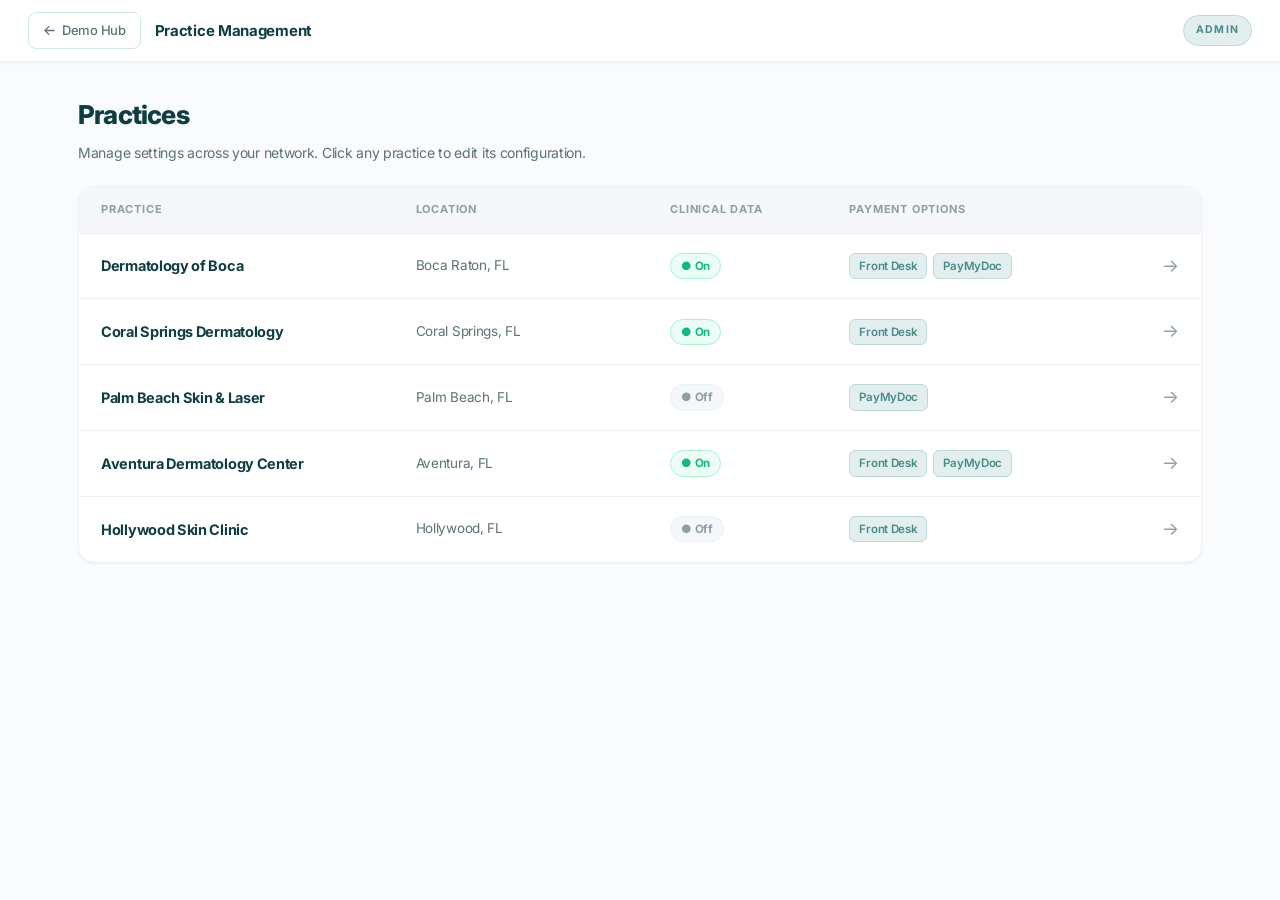
<file: admin-panel.html>
<!DOCTYPE html>
<html lang="en">
<head>
<meta charset="UTF-8">
<meta name="viewport" content="width=device-width, initial-scale=1.0">
<title>Practice Management - Admin Panel</title>
<link href="https://fonts.googleapis.com/css2?family=Inter:wght@300;400;500;600;700;800&display=swap" rel="stylesheet">
<link rel="stylesheet" href="styles.css">
<style>
body{overflow-y:auto!important;height:auto!important;min-height:100vh;background:var(--bg)}
.app-wrap{position:static!important;overflow:visible!important;height:auto!important}
.global-nav,.demo-back{display:none!important}

/* Top nav */
.ap-nav{position:sticky;top:0;z-index:100;background:#fff;border-bottom:1px solid var(--borderlt);height:62px;display:flex;align-items:center;padding:0 28px;gap:14px;box-shadow:0 1px 3px rgba(0,0,0,.05)}
.ap-nav-back{display:flex;align-items:center;gap:6px;font-size:13px;font-weight:500;color:var(--t2);text-decoration:none;padding:7px 14px;border:1px solid var(--border);border-radius:8px;transition:all .15s;white-space:nowrap}
.ap-nav-back:hover{border-color:var(--brand-border);color:var(--brand);background:var(--brand-lt)}
.ap-nav-title{font-size:15px;font-weight:700;color:var(--t1);letter-spacing:-.3px}
.ap-nav-sp{flex:1}
.ap-nav-badge{font-size:10.5px;font-weight:700;letter-spacing:1.2px;color:var(--brand);background:var(--brand-lt);padding:6px 12px;border-radius:20px;text-transform:uppercase;border:1px solid var(--brand-border)}

/* Main */
.ap-main{max-width:1180px;margin:0 auto;padding:32px 28px 64px}
.ap-h1{font-size:26px;font-weight:800;color:var(--t1);letter-spacing:-.8px;margin:0 0 6px}
.ap-sub{font-size:14px;color:var(--t2);margin:0 0 22px}

/* Practice list */
.ap-list{background:#fff;border:1px solid var(--borderlt);border-radius:16px;overflow:hidden;box-shadow:0 1px 3px rgba(15,62,66,.05)}
.ap-list-head,.ap-row{display:grid;grid-template-columns:2fr 1.6fr 1.1fr 1.7fr 60px;gap:14px;align-items:center}
.ap-list-head{padding:14px 22px;background:var(--surface);border-bottom:1px solid var(--borderlt);font-size:11px;font-weight:700;color:var(--t3);text-transform:uppercase;letter-spacing:.8px}
.ap-row{padding:18px 22px;border-bottom:1px solid var(--borderlt);cursor:pointer;transition:background .15s}
.ap-row:hover{background:var(--brand-lt)}
.ap-row:last-child{border-bottom:none}
.ap-name{font-size:14.5px;font-weight:700;color:var(--t1)}
.ap-loc{font-size:13.5px;color:var(--t2)}
.ap-pill{display:inline-flex;align-items:center;gap:5px;font-size:11.5px;font-weight:700;padding:3px 10px;border-radius:14px}
.ap-pill.on{color:#10B981;background:#ECFDF5;border:1px solid #A7F3D0}
.ap-pill.off{color:var(--t3);background:var(--surface);border:1px solid var(--borderlt)}
.ap-pay{display:flex;gap:6px;flex-wrap:wrap}
.ap-pay-pill{font-size:11.5px;font-weight:600;padding:3px 9px;border-radius:6px;border:1px solid var(--brand-border);color:var(--brand);background:var(--brand-lt)}
.ap-pay-none{font-size:12.5px;color:var(--t3);font-style:italic}
.ap-arrow{color:var(--t3);text-align:right;font-size:18px}

/* Detail */
.ap-back{display:inline-flex;align-items:center;gap:6px;font-size:13px;font-weight:600;color:var(--brand);background:none;border:none;cursor:pointer;padding:0;margin-bottom:20px;font-family:inherit}
.ap-back:hover{color:var(--brand-dk)}
.ap-detail-head{margin-bottom:22px}
.ap-detail-name{font-size:24px;font-weight:800;color:var(--t1);letter-spacing:-.5px}
.ap-detail-loc{font-size:14px;color:var(--t2);margin-top:4px}

.ap-card{background:#fff;border:1px solid var(--borderlt);border-radius:16px;padding:22px 24px;box-shadow:0 1px 3px rgba(15,62,66,.05);margin-bottom:16px}
.ap-card-head{display:flex;align-items:center;gap:12px;margin-bottom:16px}
.ap-card-ic{width:40px;height:40px;border-radius:11px;background:var(--brand-lt);color:var(--brand);display:flex;align-items:center;justify-content:center;flex-shrink:0}
.ap-card-title{font-size:15.5px;font-weight:700;color:var(--t1)}
.ap-card-sub{font-size:12.5px;color:var(--t3);margin-top:2px}

.ap-setting{display:flex;align-items:center;justify-content:space-between;gap:18px;padding:14px 0;border-top:1px solid var(--borderlt)}
.ap-setting:first-of-type{border-top:none;padding-top:4px}
.ap-setting-lbl{font-size:14px;font-weight:600;color:var(--t1)}
.ap-setting-sub{font-size:12.5px;color:var(--t3);margin-top:3px;max-width:520px}

/* Switch */
.switch{position:relative;display:inline-block;width:46px;height:26px;flex-shrink:0}
.switch input{opacity:0;width:0;height:0}
.slider{position:absolute;cursor:pointer;top:0;left:0;right:0;bottom:0;background-color:#D1D5DB;transition:.2s;border-radius:26px}
.slider:before{position:absolute;content:"";height:20px;width:20px;left:3px;bottom:3px;background-color:#fff;transition:.2s;border-radius:50%;box-shadow:0 1px 2px rgba(0,0,0,.18)}
.switch input:checked + .slider{background-color:var(--brand)}
.switch input:checked + .slider:before{transform:translateX(20px)}

/* Payment options */
.ap-pay-opts{display:flex;flex-direction:column;gap:10px}
.ap-pay-opt{display:flex;align-items:center;gap:12px;padding:13px 16px;border:1.5px solid var(--borderlt);border-radius:11px;cursor:pointer;transition:all .15s;background:var(--surface)}
.ap-pay-opt:hover{border-color:var(--brand-border)}
.ap-pay-opt.selected{border-color:var(--brand);background:var(--brand-lt)}
.ap-pay-opt input{width:18px;height:18px;accent-color:var(--brand);cursor:pointer;flex-shrink:0;margin:0}
.ap-pay-opt-name{font-size:14px;font-weight:600;color:var(--t1)}
.ap-pay-opt-sub{font-size:12px;color:var(--t3);margin-top:2px}
.ap-warn{margin-top:12px;padding:10px 14px;background:#FEF3C7;border:1px solid #FDE68A;border-radius:8px;font-size:12.5px;color:#92400E;display:none}
.ap-warn.show{display:block}

.ap-actions{display:flex;justify-content:flex-end;gap:10px;margin-top:20px}
.ap-btn{padding:11px 22px;border-radius:10px;font-size:14px;font-weight:600;cursor:pointer;border:none;font-family:inherit;transition:all .15s}
.ap-btn-p{background:var(--brand);color:#fff}
.ap-btn-p:hover{background:var(--brand-dk)}
.ap-btn-s{background:#fff;color:var(--t2);border:1px solid var(--border)}
.ap-btn-s:hover{background:var(--surface)}

.ap-toast{position:fixed;bottom:24px;left:50%;transform:translateX(-50%) translateY(80px);background:#1A1F2E;color:#fff;padding:12px 22px;border-radius:10px;font-size:13.5px;font-weight:500;box-shadow:0 8px 24px rgba(0,0,0,.22);opacity:0;transition:all .3s;pointer-events:none;z-index:200}
.ap-toast.show{opacity:1;transform:translateX(-50%) translateY(0)}
</style>
</head>
<body>

<div class="ap-nav">
  <a class="ap-nav-back" href="index.html">
    <svg width="13" height="13" viewBox="0 0 20 20" fill="currentColor"><path fill-rule="evenodd" d="M9.707 16.707a1 1 0 01-1.414 0l-6-6a1 1 0 010-1.414l6-6a1 1 0 011.414 1.414L5.414 9H17a1 1 0 110 2H5.414l4.293 4.293a1 1 0 010 1.414z" clip-rule="evenodd"/></svg>
    Demo Hub
  </a>
  <div class="ap-nav-title">Practice Management</div>
  <div class="ap-nav-sp"></div>
  <div class="ap-nav-badge">Admin</div>
</div>

<div class="ap-main">

  <!-- LIST VIEW -->
  <div id="view-list">
    <h1 class="ap-h1">Practices</h1>
    <p class="ap-sub">Manage settings across your network. Click any practice to edit its configuration.</p>
    <div class="ap-list">
      <div class="ap-list-head">
        <div>Practice</div>
        <div>Location</div>
        <div>Clinical Data</div>
        <div>Payment Options</div>
        <div></div>
      </div>
      <div id="ap-rows"></div>
    </div>
  </div>

  <!-- DETAIL VIEW -->
  <div id="view-detail" style="display:none">
    <button class="ap-back" onclick="showList()">
      <svg width="13" height="13" viewBox="0 0 20 20" fill="currentColor"><path fill-rule="evenodd" d="M9.707 16.707a1 1 0 01-1.414 0l-6-6a1 1 0 010-1.414l6-6a1 1 0 011.414 1.414L5.414 9H17a1 1 0 110 2H5.414l4.293 4.293a1 1 0 010 1.414z" clip-rule="evenodd"/></svg>
      Back to practices
    </button>
    <div class="ap-detail-head">
      <div class="ap-detail-name" id="d-name">Practice Name</div>
      <div class="ap-detail-loc" id="d-loc">Location</div>
    </div>

    <!-- Clinical Data -->
    <div class="ap-card">
      <div class="ap-card-head">
        <div class="ap-card-ic"><svg width="20" height="20" viewBox="0 0 20 20" fill="currentColor"><path fill-rule="evenodd" d="M5 3a2 2 0 00-2 2v10a2 2 0 002 2h10a2 2 0 002-2V5a2 2 0 00-2-2H5zm3 4a1 1 0 011-1h2a1 1 0 110 2h-2a1 1 0 01-1-1zm-1 4a1 1 0 011-1h4a1 1 0 110 2H8a1 1 0 01-1-1zm1 3a1 1 0 100 2h4a1 1 0 100-2H8z" clip-rule="evenodd"/></svg></div>
        <div>
          <div class="ap-card-title">Clinical Data</div>
          <div class="ap-card-sub">Health history, allergies, medications, and visit questions</div>
        </div>
      </div>
      <div class="ap-setting">
        <div>
          <div class="ap-setting-lbl">Collect clinical data during registration</div>
          <div class="ap-setting-sub">When off, patients will skip the Health History step in their registration flow.</div>
        </div>
        <label class="switch"><input type="checkbox" id="d-clinical"><span class="slider"></span></label>
      </div>
    </div>

    <!-- Payment -->
    <div class="ap-card">
      <div class="ap-card-head">
        <div class="ap-card-ic"><svg width="20" height="20" viewBox="0 0 20 20" fill="currentColor"><path d="M4 4a2 2 0 00-2 2v1h16V6a2 2 0 00-2-2H4zM18 9H2v5a2 2 0 002 2h12a2 2 0 002-2V9z"/></svg></div>
        <div>
          <div class="ap-card-title">Payment Options</div>
          <div class="ap-card-sub">Which payment methods this practice accepts after registration</div>
        </div>
      </div>
      <div class="ap-pay-opts">
        <label class="ap-pay-opt" id="opt-desk">
          <input type="checkbox" id="d-pay-desk" onchange="updatePayOpt(this)">
          <div>
            <div class="ap-pay-opt-name">Pay at Front Desk</div>
            <div class="ap-pay-opt-sub">Patient pays in person on arrival at the practice.</div>
          </div>
        </label>
        <label class="ap-pay-opt" id="opt-paymydoc">
          <input type="checkbox" id="d-pay-paymydoc" onchange="updatePayOpt(this)">
          <div>
            <div class="ap-pay-opt-name">Pay at PayMyDoc</div>
            <div class="ap-pay-opt-sub">Patient pays online before the visit via PayMyDoc.</div>
          </div>
        </label>
      </div>
      <div class="ap-warn" id="pay-warn">At least one payment option must be enabled.</div>
    </div>

    <div class="ap-actions">
      <button class="ap-btn ap-btn-s" onclick="showList()">Cancel</button>
      <button class="ap-btn ap-btn-p" onclick="save()">Save Changes</button>
    </div>
  </div>

</div>

<div class="ap-toast" id="toast"></div>

<script>
var practices = [
  {id:1, name:'Dermatology of Boca', loc:'Boca Raton, FL', clinical:true, payDesk:true, payMyDoc:true},
  {id:2, name:'Coral Springs Dermatology', loc:'Coral Springs, FL', clinical:true, payDesk:true, payMyDoc:false},
  {id:3, name:'Palm Beach Skin & Laser', loc:'Palm Beach, FL', clinical:false, payDesk:false, payMyDoc:true},
  {id:4, name:'Aventura Dermatology Center', loc:'Aventura, FL', clinical:true, payDesk:true, payMyDoc:true},
  {id:5, name:'Hollywood Skin Clinic', loc:'Hollywood, FL', clinical:false, payDesk:true, payMyDoc:false}
];
var currentId = null;

function payHtml(p){
  var arr = [];
  if(p.payDesk) arr.push('Front Desk');
  if(p.payMyDoc) arr.push('PayMyDoc');
  if(!arr.length) return '<span class="ap-pay-none">None</span>';
  return arr.map(function(t){return '<span class="ap-pay-pill">'+t+'</span>';}).join('');
}

function escapeHtml(s){ return s.replace(/&/g,'&amp;').replace(/</g,'&lt;').replace(/>/g,'&gt;'); }

function renderList(){
  document.getElementById('ap-rows').innerHTML = practices.map(function(p){
    return '<div class="ap-row" onclick="showDetail('+p.id+')">' +
      '<div class="ap-name">'+escapeHtml(p.name)+'</div>' +
      '<div class="ap-loc">'+escapeHtml(p.loc)+'</div>' +
      '<div>' + (p.clinical ? '<span class="ap-pill on">&#9679; On</span>' : '<span class="ap-pill off">&#9679; Off</span>') + '</div>' +
      '<div class="ap-pay">'+payHtml(p)+'</div>' +
      '<div class="ap-arrow">&rarr;</div>' +
    '</div>';
  }).join('');
}

function showDetail(id){
  currentId = id;
  var p = practices.find(function(x){return x.id===id;});
  document.getElementById('d-name').textContent = p.name;
  document.getElementById('d-loc').textContent = p.loc;
  document.getElementById('d-clinical').checked = p.clinical;
  document.getElementById('d-pay-desk').checked = p.payDesk;
  document.getElementById('d-pay-paymydoc').checked = p.payMyDoc;
  document.getElementById('opt-desk').classList.toggle('selected', p.payDesk);
  document.getElementById('opt-paymydoc').classList.toggle('selected', p.payMyDoc);
  document.getElementById('pay-warn').classList.remove('show');
  document.getElementById('view-list').style.display = 'none';
  document.getElementById('view-detail').style.display = 'block';
  window.scrollTo(0,0);
}

function showList(){
  document.getElementById('view-detail').style.display = 'none';
  document.getElementById('view-list').style.display = 'block';
  currentId = null;
}

function updatePayOpt(input){
  var label = input.closest('.ap-pay-opt');
  label.classList.toggle('selected', input.checked);
  // Hide warning once a method is selected
  var any = document.getElementById('d-pay-desk').checked || document.getElementById('d-pay-paymydoc').checked;
  if(any) document.getElementById('pay-warn').classList.remove('show');
}

function save(){
  if(currentId==null) return;
  var desk = document.getElementById('d-pay-desk').checked;
  var pmd = document.getElementById('d-pay-paymydoc').checked;
  if(!desk && !pmd){
    document.getElementById('pay-warn').classList.add('show');
    return;
  }
  var p = practices.find(function(x){return x.id===currentId;});
  p.clinical = document.getElementById('d-clinical').checked;
  p.payDesk = desk;
  p.payMyDoc = pmd;
  renderList();
  showList();
  showToast('Settings saved for ' + p.name);
}

function showToast(msg){
  var t = document.getElementById('toast');
  t.textContent = msg;
  t.classList.add('show');
  setTimeout(function(){ t.classList.remove('show'); }, 2600);
}

renderList();
</script>
</body>
</html>
</file>
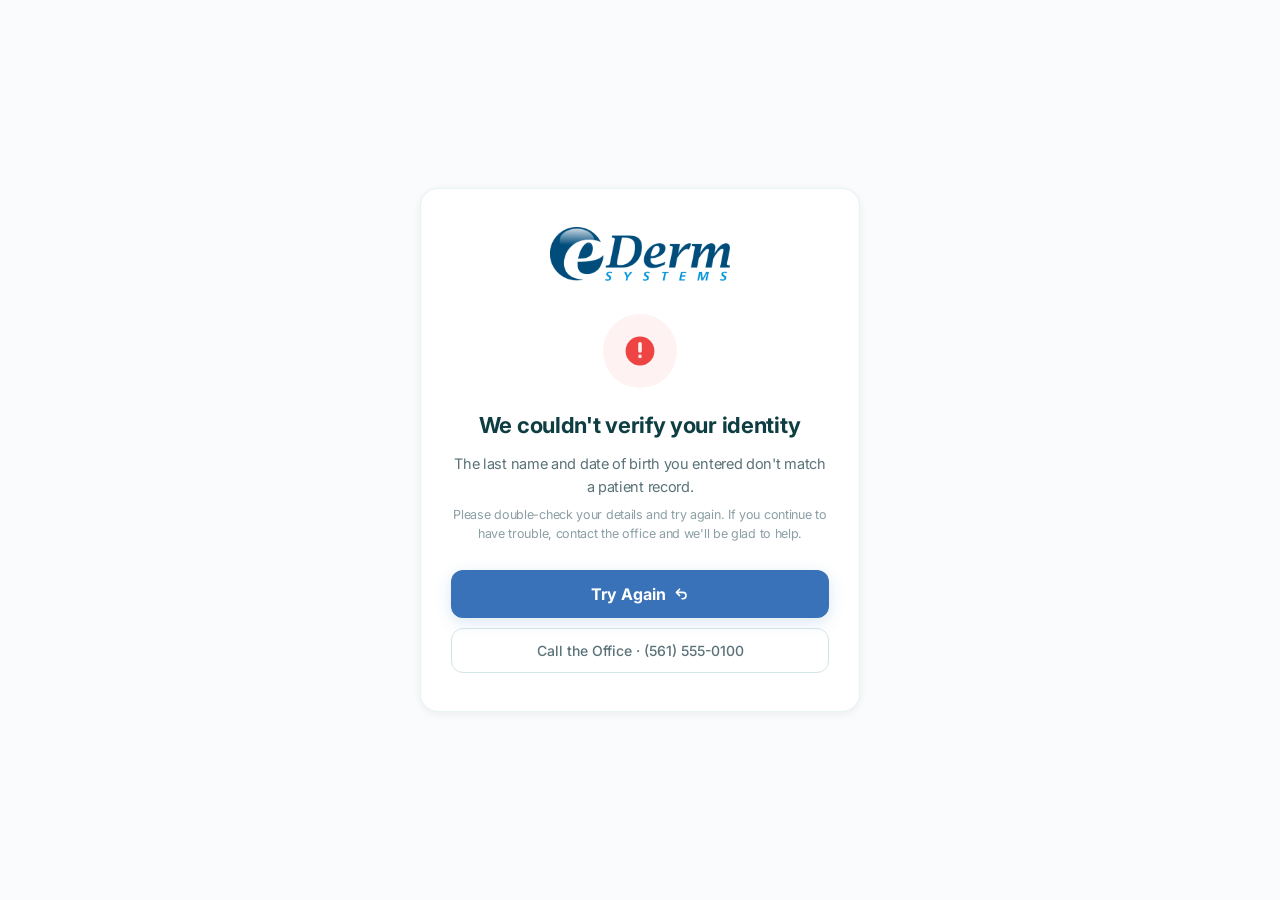
<file: ederm-login-failed.html>
<!DOCTYPE html>
<html lang="en">
<head>
<meta charset="UTF-8">
<meta name="viewport" content="width=device-width, initial-scale=1.0">
<title>Verification Failed</title>
<link href="https://fonts.googleapis.com/css2?family=Inter:wght@300;400;500;600;700;800&family=Roboto:wght@300;400;500;700&display=swap" rel="stylesheet">
<link rel="stylesheet" href="styles.css">
<style>
/* eDerm primary color (scoped) */
:root{
  --brand:#3972B8;--brand-dk:#2D5C96;--brand-lt:#E5EDF7;--brand-border:#B9CFEA;
  --sh-brand:0 4px 16px rgba(57,114,184,.18);
}
body{background:var(--bg);min-height:100vh;display:flex;align-items:center;justify-content:center;padding:20px;overflow:auto}
.fail-card{background:#fff;border:1px solid var(--borderlt);border-radius:18px;box-shadow:var(--sh2);max-width:440px;width:100%;padding:38px 30px;text-align:center}
.fail-logo{margin-bottom:24px}
.fail-logo img{max-height:56px;max-width:210px;object-fit:contain}
.fail-icon{width:74px;height:74px;border-radius:50%;background:var(--red-bg);display:flex;align-items:center;justify-content:center;margin:0 auto 20px}
.fail-title{font-size:22px;font-weight:700;color:var(--t1);margin-bottom:10px;letter-spacing:-.3px}
.fail-msg{font-size:14.5px;color:var(--t2);line-height:1.55;margin-bottom:8px}
.fail-hint{font-size:12.5px;color:var(--t3);line-height:1.5;margin-bottom:26px}
.fail-actions{display:flex;flex-direction:column;gap:10px}
</style>
</head>
<body>
<div class="fail-card">
  <div class="fail-logo"><img src="logo-top-bar-2048x640.png" alt="eDerm Systems"></div>
  <div class="fail-icon">
    <svg width="36" height="36" viewBox="0 0 20 20" fill="var(--red)"><path fill-rule="evenodd" d="M18 10a8 8 0 11-16 0 8 8 0 0116 0zm-8-5a1 1 0 00-1 1v4a1 1 0 102 0V6a1 1 0 00-1-1zm0 9a1 1 0 100-2 1 1 0 000 2z" clip-rule="evenodd"/></svg>
  </div>
  <div class="fail-title">We couldn't verify your identity</div>
  <div class="fail-msg">The last name and date of birth you entered don't match a patient record.</div>
  <div class="fail-hint">Please double-check your details and try again. If you continue to have trouble, contact the office and we'll be glad to help.</div>
  <div class="fail-actions">
    <button class="btn-p" onclick="history.back()">Try Again <svg width="16" height="16" viewBox="0 0 20 20" fill="white"><path fill-rule="evenodd" d="M7.707 3.293a1 1 0 010 1.414L5.414 7H11a5 5 0 010 10h-1a1 1 0 110-2h1a3 3 0 000-6H5.414l2.293 2.293a1 1 0 11-1.414 1.414l-4-4a1 1 0 010-1.414l4-4a1 1 0 011.414 0z" clip-rule="evenodd"/></svg></button>
    <button class="btn-s" onclick="location.href='tel:5615550100'">Call the Office · (561) 555-0100</button>
  </div>
</div>
</body>
</html>
</file>
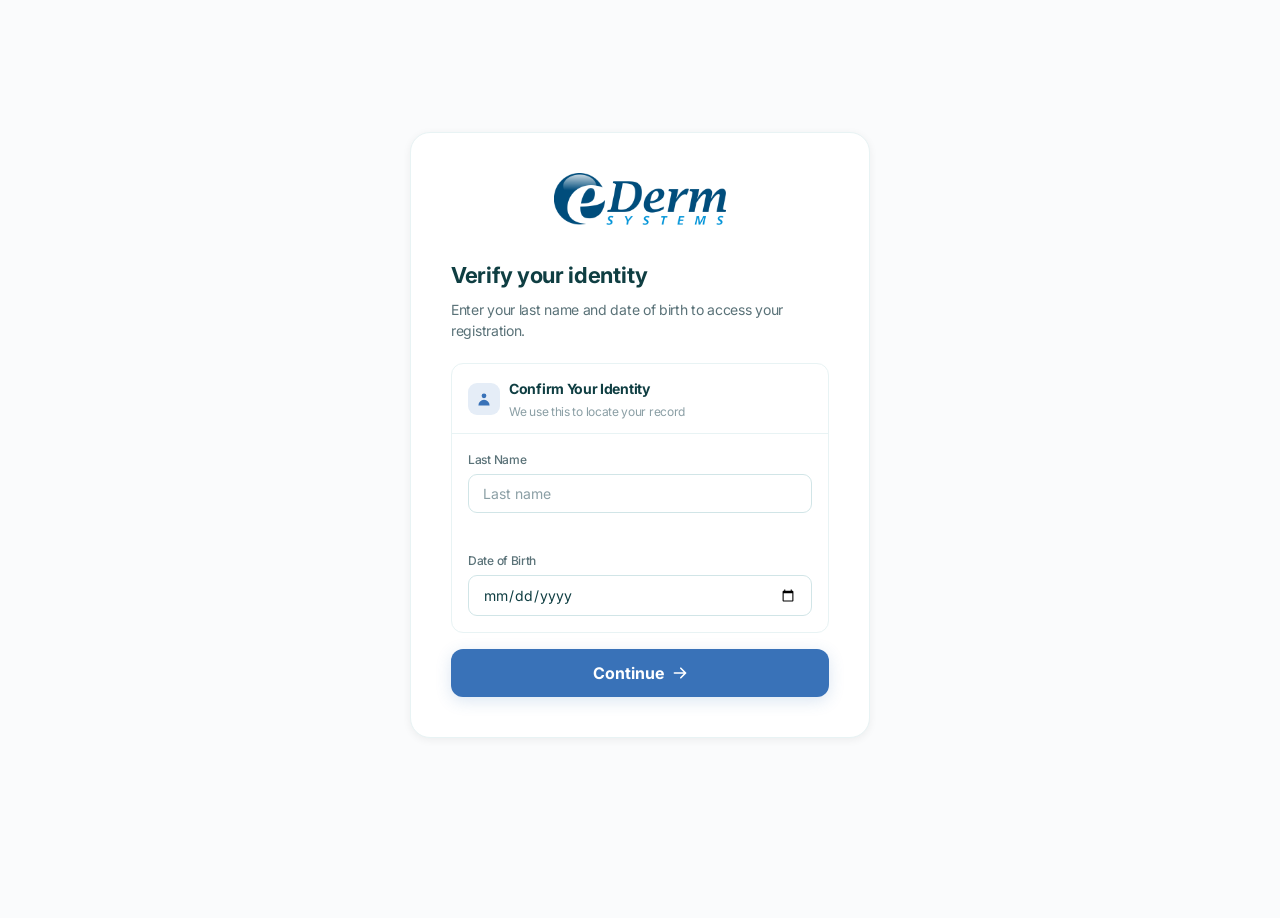
<file: ederm-self-reg-desktop.html>
<!DOCTYPE html>
<html lang="en">
<head>
<meta charset="UTF-8">
<meta name="viewport" content="width=device-width, initial-scale=1.0">
<title>Patient Registration - Dermatology of Boca</title>
<link href="https://fonts.googleapis.com/css2?family=Inter:wght@300;400;500;600;700;800&family=Roboto:wght@300;400;500;700&display=swap" rel="stylesheet">
<link rel="stylesheet" href="styles.css">
<style>
/* eDerm primary color override (scoped to this workflow) */
:root{
  --brand:#3972B8;--brand-dk:#2D5C96;--brand-lt:#E5EDF7;--brand-border:#B9CFEA;
  --sh-brand:0 4px 16px rgba(57,114,184,.18);
  /* Accent (was purple) also mapped to primary blue */
  --orange:#3972B8;--orange-dk:#2D5C96;--orange-lt:#E5EDF7;--orange-mid:#5B8AC6;
}
/* Recolor decorative background circles to primary blue */
.hdr::before{background:rgba(57,114,184,.07)!important}
.ins-card::before{background:rgba(57,114,184,.15)!important}
.success-hero::before{background:rgba(57,114,184,.1)!important}
/* Confirmation screen: success accents to primary blue */
.success-ring{background:rgba(57,114,184,.2)!important;border-color:rgba(57,114,184,.4)!important}
.success-ring svg{stroke:#3972B8!important}
.ns-ic{background:#3972B8!important}
/* Reset mobile shell */
body{overflow-y:auto!important;height:auto!important;min-height:100vh}
.app-wrap{position:static!important;overflow:visible!important;height:auto!important}
.app-wrap.active{display:block!important}
.global-nav,.demo-back{display:none!important}

/* Top Nav */
.w-nav{position:sticky;top:0;z-index:500;background:#fff;border-bottom:1px solid var(--borderlt);height:62px;display:flex;align-items:center;padding:0 28px;gap:14px;box-shadow:0 1px 3px rgba(0,0,0,.05)}
.w-nav-back{display:flex;align-items:center;gap:6px;font-size:13px;font-weight:500;color:var(--t2);text-decoration:none;padding:7px 14px;border:1px solid var(--border);border-radius:8px;transition:all .15s;white-space:nowrap}
.w-nav-back:hover{border-color:var(--brand-border);color:var(--brand);background:var(--brand-lt)}
.w-nav-logo{max-height:36px;max-width:150px;object-fit:contain}
.w-nav-sp{flex:1}
.w-nav-secure{display:flex;align-items:center;gap:6px;font-size:12px;font-weight:600;color:var(--green)}

/* Horizontal step wizard */
.w-wizard{position:sticky;top:62px;z-index:400;background:#fff;border-bottom:1px solid var(--borderlt);box-shadow:0 1px 2px rgba(0,0,0,.04)}
.w-wiz-inner{max-width:960px;margin:0 auto;display:flex;align-items:center;padding:0 32px;height:64px}
.w-step-item{display:flex;align-items:center;gap:9px;flex-shrink:0}
.w-step-conn{flex:1;height:2px;background:var(--borderlt);min-width:20px;transition:background .3s}
.w-step-conn.done{background:var(--green)}
.w-snum{width:28px;height:28px;border-radius:50%;display:flex;align-items:center;justify-content:center;font-size:11px;font-weight:700;flex-shrink:0;border:1.5px solid var(--borderlt);background:var(--surface);color:var(--t3);transition:all .3s}
.w-slbl{font-size:12.5px;font-weight:500;color:var(--t3);white-space:nowrap;transition:color .3s}
.w-step-item.active .w-snum{background:var(--orange-lt);border-color:var(--orange);color:var(--orange)}
.w-step-item.active .w-slbl{color:var(--t1);font-weight:600}
.w-step-item.done .w-snum{background:var(--green-bg);border-color:var(--green);color:var(--green)}
.w-step-item.done .w-slbl{color:var(--t2)}

/* Main content */
.w-main{background:var(--bg)}
.w-main-inner{max-width:960px;margin:0 auto;padding:16px 32px 64px}
.w-main .screen{animation:none!important;display:none}
.w-main .screen.active{display:flex;flex-direction:column;gap:20px}

/* Centered card (lookup, mfa) */
.w-ctr{min-height:calc(100vh - 62px);display:flex;align-items:center;justify-content:center}
.w-ccard{background:#fff;border-radius:20px;border:1px solid var(--borderlt);padding:40px;width:100%;max-width:460px;box-shadow:var(--sh2)}
.w-ccard-logo{text-align:center;margin-bottom:24px}
.w-ccard-logo img{max-height:48px;max-width:180px;object-fit:contain}
.w-ccard h2{font-size:22px;font-weight:700;color:var(--t1);margin-bottom:6px}
.w-ccard p{font-size:14px;color:var(--t2);margin-bottom:22px;line-height:1.5}

/* Form screen overrides */
.w-main .hdr{position:static!important;border:1px solid var(--borderlt);border-radius:var(--r);background:#fff}
.w-main .hdr::before,.w-main .hdr::after{display:none}
.w-main .hdr-title{font-size:22px}
.w-main .body{padding:0;background:transparent;gap:20px}
.w-main .bot{position:static;border-top:none;padding:0;background:transparent;margin-top:4px}
.w-main .btn-p{max-width:none}
.w-main .btn-s{max-width:none}
.w-main .step-hint{text-align:left}
.w-main .opt-group{flex-direction:row;flex-wrap:wrap;gap:8px;margin-top:6px}
.w-main .opt-group .opt-btn{flex:1;min-width:100px}
.frow-3{display:grid;grid-template-columns:1fr 1fr;gap:10px}
.w-main .consent-doc{max-height:200px}
.w-main .otp-wrap{justify-content:center;margin:16px 0}
.w-main .otp-inp{width:58px;height:66px;font-size:26px}
.w-main .success-hero{border-radius:var(--r)}
.w-main .next-steps{padding:24px 20px;max-width:none}

/* Wide multi-column form */
.w-wiz-inner,.w-main-inner{max-width:1180px}
.w-main .body .sc-body{display:grid;grid-template-columns:repeat(4,minmax(0,1fr));gap:16px;align-items:start}
.w-main .body .frow-2,.w-main .body .frow-3{display:contents}
.w-main .body .sc-body>.frow{grid-column:span 2}
.w-main .body .sc-body>.ins-upload{grid-column:span 2}
.w-main .body .sc-body>label,.w-main .body .sc-body>div:not(.frow):not(.frow-2):not(.frow-3):not(.ins-upload){grid-column:1 / -1}
.ins-top{display:grid;grid-template-columns:1.4fr 1fr;gap:16px;align-items:stretch}
.ins-top .ins-card,.ins-top .ins-verified{margin:0}
</style>
</head>
<body>

<div class="app-wrap active" id="app-ep-desktop">

<!-- NAV -->
<div class="w-nav" id="w-nav" style="display:none">
  <img class="w-nav-logo" src="boca logo.png" alt="Dermatology of Boca">
  <div class="w-nav-sp"></div>
  <span class="w-back" onclick="back()" style="margin-right:18px;font-size:13px;font-weight:600;color:var(--brand);cursor:pointer;white-space:nowrap">&larr; Back</span>
  <div class="w-nav-secure">
    <svg width="13" height="13" viewBox="0 0 20 20" fill="currentColor"><path fill-rule="evenodd" d="M5 9V7a5 5 0 0110 0v2a2 2 0 012 2v5a2 2 0 01-2 2H5a2 2 0 01-2-2v-5a2 2 0 012-2zm8-2v2H7V7a3 3 0 016 0z" clip-rule="evenodd"/></svg>
    Secure &amp; HIPAA Compliant
  </div>
</div>

<!-- STEP WIZARD (revealed after auth) -->
<div class="w-wizard" id="w-wizard-bar" style="display:none">
  <div class="w-wiz-inner">
    <div class="w-step-item" id="ws1"><div class="w-snum">1</div><span class="w-slbl">Your Information</span></div>
    <div class="w-step-conn" id="wc1"></div>
    <div class="w-step-item" id="ws2"><div class="w-snum">2</div><span class="w-slbl">Insurance</span></div>
    <div class="w-step-conn" id="wc2"></div>
    <div class="w-step-item" id="ws3"><div class="w-snum">3</div><span class="w-slbl">Health History</span></div>
    <div class="w-step-conn" id="wc3"></div>
    <div class="w-step-item" id="ws4"><div class="w-snum">4</div><span class="w-slbl">Medical History</span></div>
    <div class="w-step-conn" id="wc4"></div>
    <div class="w-step-item" id="ws5"><div class="w-snum">5</div><span class="w-slbl">Pharmacy</span></div>
    <div class="w-step-conn" id="wc5"></div>
    <div class="w-step-item" id="ws6"><div class="w-snum">6</div><span class="w-slbl">Consents</span></div>
    <div class="w-step-conn" id="wc6"></div>
    <div class="w-step-item" id="ws7"><div class="w-snum">7</div><span class="w-slbl">Payment</span></div>
  </div>
</div>

<!-- MAIN -->
<div class="w-main">
<div class="w-main-inner">

<!-- IDENTITY VERIFICATION -->
<div class="screen active" id="s-lookup">
  <div class="w-ctr">
    <div class="w-ccard">
      <div class="w-ccard-logo"><img src="logo-top-bar-2048x640.png" alt="eDerm Systems" style="max-height:54px;max-width:200px"></div>
      <h2>Verify your identity</h2>
      <p>Enter your last name and date of birth to access your registration.</p>
      <div class="sc">
        <div class="sc-head">
          <div class="sc-ic o"><svg width="16" height="16" viewBox="0 0 20 20" fill="var(--orange)"><path fill-rule="evenodd" d="M10 9a3 3 0 100-6 3 3 0 000 6zm-7 9a7 7 0 1114 0H3z" clip-rule="evenodd"/></svg></div>
          <div><div class="sc-title">Confirm Your Identity</div><div class="sc-sub">We use this to locate your record</div></div>
        </div>
        <div class="sc-body">
          <div class="frow"><label>Last Name</label><input class="fi" placeholder="Last name" id="auth-lastname" type="text"></div>
          <div class="frow"><label>Date of Birth</label><input class="fi" id="auth-dob" type="date"></div>
        </div>
      </div>
      <div style="margin-top:16px"><button class="btn-p" style="max-width:none" onclick="startCheckIn()">Continue <svg width="16" height="16" viewBox="0 0 20 20" fill="white"><path fill-rule="evenodd" d="M10.293 3.293a1 1 0 011.414 0l6 6a1 1 0 010 1.414l-6 6a1 1 0 01-1.414-1.414L14.586 11H3a1 1 0 110-2h11.586l-4.293-4.293a1 1 0 010-1.414z" clip-rule="evenodd"/></svg></button></div>
    </div>
  </div>
</div>

<!-- S0: Appointment Overview -->
<div class="screen" id="s0">
  <div class="post-brand">
    <div class="post-brand-privacy">We value your privacy. Your information will be used solely for the purposes stated and will not be shared, sold, or disclosed to any external parties without your consent.</div>
  </div>
  <div class="hdr" style="padding-bottom:24px">
    <div class="hdr-title">You have an upcoming appointment</div>
    <div class="hdr-desc">Please take 3-5 minutes to complete your pre-visit registration.</div>
    <div class="hdr-appt" style="margin-top:14px">
      <svg width="16" height="16" viewBox="0 0 20 20" fill="rgba(255,255,255,.6)"><path fill-rule="evenodd" d="M6 2a1 1 0 00-1 1v1H4a2 2 0 00-2 2v10a2 2 0 002 2h12a2 2 0 002-2V6a2 2 0 00-2-2h-1V3a1 1 0 10-2 0v1H7V3a1 1 0 00-1-1zm0 5a1 1 0 000 2h8a1 1 0 100-2H6z" clip-rule="evenodd"/></svg>
      <div class="hdr-appt-text"><strong>Friday, March 21</strong> at <strong>10:15 AM</strong></div>
    </div>
  </div>
  <div class="body" style="gap:20px">
    <div class="sc">
      <div class="sc-body">
        <div style="display:flex;align-items:center;gap:16px;padding-bottom:16px;border-bottom:1px solid var(--borderlt)">
          <div style="width:52px;height:52px;border-radius:50%;background:linear-gradient(135deg,#3972B8,#2D5C96);display:flex;align-items:center;justify-content:center;font-size:18px;font-weight:700;color:#fff;flex-shrink:0">JD</div>
          <div><div style="font-size:16px;font-weight:700;color:var(--t1)">John Doe</div><div style="font-size:13px;color:var(--t3);margin-top:2px">Established patient</div></div>
        </div>
        <div style="display:grid;grid-template-columns:1fr 1fr 1fr;gap:0">
          <div class="rv" style="padding:12px 0;border-bottom:none"><div><div class="rvl">Provider</div><div class="rvv">Dr. Reyes</div></div></div>
          <div class="rv" style="padding:12px 0;border-bottom:none"><div><div class="rvl">Visit Type</div><div class="rvv">Acne Consult</div></div></div>
          <div class="rv" style="padding:12px 0;border-bottom:none"><div><div class="rvl">Location</div><div class="rvv">2200 N Congress Ave, Miami FL</div></div></div>
        </div>
      </div>
    </div>
  </div>
  <div class="bot"><button class="btn-p" onclick="next()">Begin Registration <svg width="16" height="16" viewBox="0 0 20 20" fill="white"><path fill-rule="evenodd" d="M10.293 3.293a1 1 0 011.414 0l6 6a1 1 0 010 1.414l-6 6a1 1 0 01-1.414-1.414L14.586 11H3a1 1 0 110-2h11.586l-4.293-4.293a1 1 0 010-1.414z" clip-rule="evenodd"/></svg></button></div>
</div>

<!-- S2: Demographics -->
<div class="screen" id="s2">
  <div class="hdr" style="padding-bottom:20px">
    <div class="hdr-title">Review your information</div>
    <div class="hdr-desc">We've pre-filled your details from our records. Please review and update anything that's changed.</div>
  </div>
  <div class="body">
    <div class="sc">
      <div class="sc-head">
        <div class="sc-ic o"><svg width="16" height="16" viewBox="0 0 20 20" fill="var(--orange)"><path fill-rule="evenodd" d="M10 9a3 3 0 100-6 3 3 0 000 6zm-7 9a7 7 0 1114 0H3z" clip-rule="evenodd"/></svg></div>
        <div><div class="sc-title">Personal Information</div><div class="sc-sub">Click any field to edit</div></div>
      </div>
      <div class="sc-body">
        <div class="frow-2">
          <div class="frow"><label>First Name</label><input class="fi filled" value="John" disabled></div>
          <div class="frow"><label>Last Name</label><input class="fi filled" value="Doe" disabled></div>
        </div>
        <div class="frow-2">
          <div class="frow"><label>Date of Birth</label><input class="fi filled" type="date" value="2000-11-11"></div>
          <div class="frow"><label>Sex at Birth</label><select class="fi filled"><option>Female</option><option>Male</option><option>Other</option></select></div>
        </div>
        <div class="frow-2">
          <div class="frow"><label>Marital Status</label><select class="fi"><option value="" selected disabled>Select…</option><option>Single</option><option>Married</option><option>Divorced</option><option>Widowed</option><option>Domestic partnership</option><option>Prefer not to say</option></select></div>
          <div class="frow"><label>Referring Provider</label><select class="fi"><option value="" selected disabled>Select a provider…</option><option>Self / No referral</option><option>Dr. Alan Mercer · Family Medicine</option><option>Dr. Priya Nair · Internal Medicine</option><option>Dr. Luis Ortega · Pediatrics</option><option>Dr. Karen Webb · OB/GYN</option><option>Other (not listed)</option></select></div>
          <div class="frow"><label>Preferred Language</label><select class="fi"><option selected>English</option><option>Spanish</option><option>Russian</option></select></div>
        </div>
      </div>
    </div>
    <div class="sc">
      <div class="sc-head">
        <div class="sc-ic b"><svg width="16" height="16" viewBox="0 0 20 20" fill="#3B82F6"><path d="M2 3a1 1 0 011-1h2.153a1 1 0 01.986.836l.74 4.435a1 1 0 01-.54 1.06l-1.548.773a11.037 11.037 0 006.105 6.105l.774-1.548a1 1 0 011.059-.54l4.435.74a1 1 0 01.836.986V17a1 1 0 01-1 1h-2C7.82 18 2 12.18 2 5V3z"/></svg></div>
        <div><div class="sc-title">Contact Information</div></div>
      </div>
      <div class="sc-body">
        <div class="frow-2">
          <div class="frow"><label>Mobile Phone</label><input class="fi filled" value="(561) 555-0199"></div>
          <div class="frow"><label>Email Address</label><input class="fi filled" value="ssingh@email.com"></div>
        </div>
        <div class="frow"><label>Street Address</label><input class="fi filled" value="123 Brickell Ave"></div>
        <div class="frow-3">
          <div class="frow"><label>City</label><input class="fi filled" value="Miami"></div>
          <div class="frow"><label>State</label><input class="fi filled" value="FL"></div>
          <div class="frow"><label>ZIP</label><input class="fi filled" value="33101"></div>
        </div>
      </div>
    </div>
    <div class="sc">
      <div class="sc-head">
        <div class="sc-ic n"><svg width="16" height="16" viewBox="0 0 20 20" fill="#1A1F2E"><path d="M9 6a3 3 0 11-6 0 3 3 0 016 0zM17 6a3 3 0 11-6 0 3 3 0 016 0zM12.93 17c.046-.327.07-.66.07-1a6.97 6.97 0 00-1.5-4.33A5 5 0 0119 16v1h-6.07zM6 11a5 5 0 015 5v1H1v-1a5 5 0 015-5z"/></svg></div>
        <div><div class="sc-title">Emergency Contact</div></div>
      </div>
      <div class="sc-body">
        <div class="frow-2">
          <div class="frow"><label>Contact Type</label><select class="fi"><option selected>Emergency Contact</option><option>Guarantor</option><option>Next of Kin</option><option>Power of Attorney</option><option>Other</option></select></div>
          <div class="frow"><label>Relation Type</label><select class="fi"><option selected>Daughter</option><option>Son</option><option>Spouse</option><option>Parent</option><option>Sibling</option><option>Friend</option><option>Other</option></select></div>
        </div>
        <div class="frow-2">
          <div class="frow"><label>From Date</label><input class="fi" type="date"></div>
          <div class="frow"><label>To Date</label><input class="fi" type="date"></div>
        </div>
        <div class="frow-3">
          <div class="frow"><label>First Name</label><input class="fi" value="Lily"></div>
          <div class="frow"><label>Middle</label><input class="fi" placeholder="Middle"></div>
          <div class="frow"><label>Last Name</label><input class="fi" value="Cofax"></div>
        </div>
        <div class="frow-2">
          <div class="frow"><label>Date of Birth</label><input class="fi" type="date"></div>
          <div class="frow"><label>Gender</label><select class="fi"><option value="" selected disabled>Select…</option><option>Female</option><option>Male</option><option>Other</option></select></div>
        </div>
        <label style="display:flex;align-items:center;gap:9px;cursor:pointer;font-size:13.5px;color:var(--t1)">
          <input type="checkbox" id="ec-same" checked onchange="ecToggleAddr()" style="width:17px;height:17px;accent-color:var(--brand);flex-shrink:0">
          <span>Same as Patient Address</span>
        </label>
        <div id="ec-addr" style="display:none;grid-column:1 / -1">
          <div class="frow" style="margin-bottom:14px"><label>Street Address</label><input class="fi" placeholder="Street address"></div>
          <div class="frow" style="margin-bottom:14px"><label>Suite/Unit</label><input class="fi" placeholder="Suite/Unit"></div>
          <div style="display:grid;grid-template-columns:1fr 1fr 1fr;gap:14px">
            <div class="frow"><label>ZIP Code</label><input class="fi" placeholder="ZIP"></div>
            <div class="frow"><label>City</label><input class="fi" placeholder="City"></div>
            <div class="frow"><label>State</label><input class="fi" placeholder="State"></div>
          </div>
        </div>
        <div class="frow-2">
          <div class="frow"><label>Home Phone</label><input class="fi" placeholder="Home Phone"></div>
          <div class="frow"><label>Work Phone</label><input class="fi" placeholder="Work Phone"></div>
        </div>
        <div class="frow-2">
          <div class="frow"><label>Cell Phone</label><input class="fi" placeholder="Cell Phone"></div>
          <div class="frow"><label>Other Phone</label><input class="fi" placeholder="Other Phone"></div>
        </div>
        <div class="frow"><label>Email</label><input class="fi" type="email" placeholder="email"></div>
      </div>
    </div>
    <div style="padding:10px 14px;background:var(--surface);border-radius:8px;font-size:12.5px;color:var(--t3);border:1px solid var(--borderlt)">Changes will automatically sync to your patient record</div>
  </div>
  <div class="bot"><button class="btn-p" onclick="next()">Information Looks Good →</button></div>
</div>

<!-- S3: Insurance -->
<div class="screen" id="s3">
  <div class="hdr" style="padding-bottom:20px">
    <div class="hdr-title">Insurance &amp; ID</div>
    <div class="hdr-desc">Upload clear photos of your insurance card and driver's license.</div>
  </div>
  <div class="body">
    <div class="sc">
      <div class="sc-head">
        <div class="sc-ic o"><svg width="16" height="16" viewBox="0 0 20 20" fill="var(--orange)"><path fill-rule="evenodd" d="M4 5a2 2 0 012-2h8a2 2 0 012 2v10a2 2 0 01-2 2H6a2 2 0 01-2-2V5zm3 1h6v4H7V6zm8 8v2h1v-2h-1zM7 15h6v-4H7v4z" clip-rule="evenodd"/></svg></div>
        <div><div class="sc-title">Insurance Card</div><div class="sc-sub">Front &amp; back</div></div>
      </div>
      <div class="sc-body" style="flex-direction:row;gap:16px">
        <div class="ins-upload" style="flex:1" id="front-upload" onclick="markUploaded('front-upload','Insurance front')"><div class="ins-upload-ic">📷</div><div class="ins-upload-title">Front</div><div class="ins-upload-sub">Click to upload</div></div>
        <div class="ins-upload" style="flex:1" id="back-upload" onclick="markUploaded('back-upload','Insurance back')"><div class="ins-upload-ic">📷</div><div class="ins-upload-title">Back</div><div class="ins-upload-sub">Click to upload</div></div>
      </div>
    </div>
    <div style="display:flex;gap:16px;align-items:stretch">
      <div class="sc" style="flex:1;display:flex;flex-direction:column">
        <div class="sc-head">
          <div class="sc-ic n"><svg width="16" height="16" viewBox="0 0 20 20" fill="#1A1F2E"><path d="M4 4a2 2 0 00-2 2v1h16V6a2 2 0 00-2-2H4zM18 9H2v5a2 2 0 002 2h12a2 2 0 002-2V9zM4 13a1 1 0 011-1h1a1 1 0 110 2H5a1 1 0 01-1-1zm5-1a1 1 0 100 2h1a1 1 0 100-2H9z"/></svg></div>
          <div><div class="sc-title">Driver's License</div><div class="sc-sub">Photo ID</div></div>
        </div>
        <div class="sc-body" style="display:flex;flex-direction:column;flex:1;align-items:stretch">
          <div class="ins-upload" id="dl-upload" style="flex:1" onclick="markUploaded('dl-upload','Driver&#39;s license')"><div class="ins-upload-ic">🪪</div><div class="ins-upload-title">Driver's License</div><div class="ins-upload-sub">Click to upload</div></div>
        </div>
      </div>
      <div class="sc" style="flex:1;display:flex;flex-direction:column">
        <div class="sc-head">
          <div class="sc-ic b"><svg width="16" height="16" viewBox="0 0 20 20" fill="#3B82F6"><path fill-rule="evenodd" d="M4 4a2 2 0 012-2h4.586A2 2 0 0112 2.586L15.414 6A2 2 0 0116 7.414V16a2 2 0 01-2 2H6a2 2 0 01-2-2V4zm2 6a1 1 0 011-1h6a1 1 0 110 2H7a1 1 0 01-1-1zm1 3a1 1 0 100 2h6a1 1 0 100-2H7z" clip-rule="evenodd"/></svg></div>
          <div><div class="sc-title">Other Documents</div><div class="sc-sub">PDF, PNG, JPG, JPEG</div></div>
        </div>
        <div class="sc-body" style="display:flex;flex-direction:column;flex:1;align-items:stretch">
          <div class="ins-upload" style="flex:1">
            <div class="ins-upload-ic">📄</div>
            <div class="ins-upload-title">Upload Documents</div>
            <div class="ins-upload-sub">PDF, PNG, JPG or JPEG</div>
            <input type="file" accept=".pdf,.png,.jpg,.jpeg,application/pdf,image/png,image/jpeg" multiple onchange="otherDocsAdd(this)">
          </div>
          <div id="other-docs-list" style="display:flex;flex-direction:column;gap:8px;margin-top:10px"></div>
        </div>
      </div>
    </div>
  </div>
  <div class="bot"><button class="btn-p" onclick="next()">Continue →</button></div>
</div>

<!-- S4: Health History -->
<div class="screen" id="s4">
  <div class="hdr" style="padding-bottom:20px">
    <div class="hdr-title">Health History</div>
    <div class="hdr-desc">Your provider needs this to give you the best care. Update anything that's changed.</div>
  </div>
  <div class="body">
    <div class="sc">
      <div class="sc-head">
        <div class="sc-ic r" style="background:var(--red-bg)"><svg width="16" height="16" viewBox="0 0 20 20" fill="#EF4444"><path fill-rule="evenodd" d="M8.257 3.099c.765-1.36 2.722-1.36 3.486 0l5.58 9.92c.75 1.334-.213 2.98-1.742 2.98H4.42c-1.53 0-2.493-1.646-1.743-2.98l5.58-9.92zM11 13a1 1 0 11-2 0 1 1 0 012 0zm-1-8a1 1 0 00-1 1v3a1 1 0 002 0V6a1 1 0 00-1-1z" clip-rule="evenodd"/></svg></div>
        <div><div class="sc-title">Allergies</div><div class="sc-sub">Medications &amp; environmental</div></div>
      </div>
      <div class="sc-body">
        <div id="allergy-list" style="display:flex;flex-direction:column;gap:6px">
          <div class="hx-item"><div class="hx-main"><span class="hx-name">Penicillin</span><span class="a-tag t-allergy">Allergy</span><span class="hx-sub">Severe reaction</span></div><button type="button" class="pharm-remove-btn" onclick="allergyRemove(this)" aria-label="Remove"><svg viewBox="0 0 20 20" fill="currentColor"><path fill-rule="evenodd" d="M9 2a1 1 0 00-.894.553L7.382 4H4a1 1 0 000 2v10a2 2 0 002 2h8a2 2 0 002-2V6a1 1 0 100-2h-3.382l-.724-1.447A1 1 0 0011 2H9zM7 8a1 1 0 012 0v6a1 1 0 11-2 0V8zm5-1a1 1 0 00-1 1v6a1 1 0 102 0V8a1 1 0 00-1-1z" clip-rule="evenodd"/></svg></button></div>
        </div>
        <button class="btn-s" id="allergy-toggle-btn" style="max-width:220px" onclick="allergyToggle()">+ Add Allergy</button>
        <div id="allergy-add" style="display:none;padding:14px;background:var(--surface);border:1px solid var(--borderlt);border-radius:10px">
          <div style="font-size:12px;font-weight:600;color:var(--t2);margin-bottom:6px">Type</div>
          <div class="opt-group" id="allergy-type-group" style="margin-top:0">
            <label class="opt-btn selected" style="justify-content:center"><input type="radio" name="allergy-type" value="Allergy" checked onchange="selectOption(this,'allergy-type-group')">Allergy</label>
            <label class="opt-btn" style="justify-content:center"><input type="radio" name="allergy-type" value="Sensitivity" onchange="selectOption(this,'allergy-type-group')">Sensitivity</label>
          </div>
          <input class="fi" id="allergy-input" placeholder="Allergen (e.g. Penicillin, latex)" style="margin-top:10px">
          <input class="fi" id="allergy-reaction" placeholder="Reaction (e.g. hives, swelling)" style="margin-top:8px">
          <div style="display:flex;gap:10px;margin-top:10px">
            <button class="btn-s" style="flex:1" onclick="allergyToggle()">Cancel</button>
            <button class="btn-p" style="flex:1" onclick="allergyAdd()">Add</button>
          </div>
        </div>
      </div>
    </div>
    <div class="sc">
      <div class="sc-head">
        <div class="sc-ic b"><svg width="16" height="16" viewBox="0 0 20 20" fill="#3B82F6"><path d="M9 2a1 1 0 000 2h2a1 1 0 100-2H9z"/><path fill-rule="evenodd" d="M4 5a2 2 0 012-2 3 3 0 003 3h2a3 3 0 003-3 2 2 0 012 2v11a2 2 0 01-2 2H6a2 2 0 01-2-2V5zm9.707 5.707a1 1 0 00-1.414-1.414L9 12.586l-1.293-1.293a1 1 0 00-1.414 1.414l2 2a1 1 0 001.414 0l4-4z" clip-rule="evenodd"/></svg></div>
        <div><div class="sc-title">Current Medications</div></div>
      </div>
      <div class="sc-body">
        <div id="med-list" style="display:flex;flex-direction:column;gap:6px">
          <div class="hx-item"><span class="hx-name">💊 Tretinoin 0.05% topical</span><button type="button" class="pharm-remove-btn" onclick="medRemove(this)" aria-label="Remove"><svg viewBox="0 0 20 20" fill="currentColor"><path fill-rule="evenodd" d="M9 2a1 1 0 00-.894.553L7.382 4H4a1 1 0 000 2v10a2 2 0 002 2h8a2 2 0 002-2V6a1 1 0 100-2h-3.382l-.724-1.447A1 1 0 0011 2H9zM7 8a1 1 0 012 0v6a1 1 0 11-2 0V8zm5-1a1 1 0 00-1 1v6a1 1 0 102 0V8a1 1 0 00-1-1z" clip-rule="evenodd"/></svg></button></div>
          <div class="hx-item"><span class="hx-name">💊 Doxycycline 100mg oral</span><button type="button" class="pharm-remove-btn" onclick="medRemove(this)" aria-label="Remove"><svg viewBox="0 0 20 20" fill="currentColor"><path fill-rule="evenodd" d="M9 2a1 1 0 00-.894.553L7.382 4H4a1 1 0 000 2v10a2 2 0 002 2h8a2 2 0 002-2V6a1 1 0 100-2h-3.382l-.724-1.447A1 1 0 0011 2H9zM7 8a1 1 0 012 0v6a1 1 0 11-2 0V8zm5-1a1 1 0 00-1 1v6a1 1 0 102 0V8a1 1 0 00-1-1z" clip-rule="evenodd"/></svg></button></div>
        </div>
        <button class="btn-s" id="med-toggle-btn" style="max-width:220px" onclick="medToggle()">+ Add Medication</button>
        <div id="med-add" style="display:none;padding:14px;background:var(--surface);border:1px solid var(--borderlt);border-radius:10px">
          <input class="fi" id="med-input" placeholder="e.g. Tretinoin 0.05% topical">
          <div style="display:flex;gap:10px;margin-top:10px">
            <button class="btn-s" style="flex:1" onclick="medToggle()">Cancel</button>
            <button class="btn-p" style="flex:1" onclick="medAdd()">Add Medication</button>
          </div>
        </div>
      </div>
    </div>
  </div>
  <div class="bot"><button class="btn-p" onclick="next()">Submit Health History →</button></div>
</div>

<!-- S4M: Medical History -->
<div class="screen" id="s4m">
  <div class="hdr" style="padding-bottom:22px">
    <div class="hdr-title">Medical History</div>
    <div class="hdr-desc">Click Admits or Denies for each. Everything defaults to Denies.</div>
  </div>
  <div class="body">
    <div class="sc">
      <div class="sc-head">
        <div class="sc-ic r" style="background:var(--red-bg)"><svg width="16" height="16" viewBox="0 0 20 20" fill="#EF4444"><path fill-rule="evenodd" d="M3.172 5.172a4 4 0 015.656 0L10 6.343l1.172-1.171a4 4 0 115.656 5.656L10 17.657l-6.828-6.829a4 4 0 010-5.656z" clip-rule="evenodd"/></svg></div>
        <div><div class="sc-title">Medical History</div><div class="sc-sub">Click Admits or Denies for each</div></div>
      </div>
      <div class="sc-body">
        <div class="mh-list">
          <div class="mh-row"><span class="mh-label">Migraine</span><div class="mh-seg"><button type="button" class="deny on" onclick="mhToggle(this)">Denies</button><button type="button" class="admit" onclick="mhToggle(this)">Admits</button></div></div>
          <div class="mh-row"><span class="mh-label">Diabetes</span><div class="mh-seg"><button type="button" class="deny on" onclick="mhToggle(this)">Denies</button><button type="button" class="admit" onclick="mhToggle(this)">Admits</button></div></div>
          <div class="mh-row"><span class="mh-label">High Blood Pressure</span><div class="mh-seg"><button type="button" class="deny on" onclick="mhToggle(this)">Denies</button><button type="button" class="admit" onclick="mhToggle(this)">Admits</button></div></div>
          <div class="mh-row"><span class="mh-label">Asthma</span><div class="mh-seg"><button type="button" class="deny on" onclick="mhToggle(this)">Denies</button><button type="button" class="admit" onclick="mhToggle(this)">Admits</button></div></div>
          <div class="mh-row"><span class="mh-label">Heart Disease</span><div class="mh-seg"><button type="button" class="deny on" onclick="mhToggle(this)">Denies</button><button type="button" class="admit" onclick="mhToggle(this)">Admits</button></div></div>
          <div class="mh-row"><span class="mh-label">Thyroid Disorder</span><div class="mh-seg"><button type="button" class="deny on" onclick="mhToggle(this)">Denies</button><button type="button" class="admit" onclick="mhToggle(this)">Admits</button></div></div>
          <div class="mh-row"><span class="mh-label">Seizures</span><div class="mh-seg"><button type="button" class="deny on" onclick="mhToggle(this)">Denies</button><button type="button" class="admit" onclick="mhToggle(this)">Admits</button></div></div>
          <div class="mh-row"><span class="mh-label">Cancer</span><div class="mh-seg"><button type="button" class="deny on" onclick="mhToggle(this)">Denies</button><button type="button" class="admit" onclick="mhToggle(this)">Admits</button></div></div>
          <div class="mh-row"><span class="mh-label">Tobacco Use</span><div class="mh-seg"><button type="button" class="deny on" onclick="mhToggle(this)">Denies</button><button type="button" class="admit" onclick="mhToggle(this)">Admits</button></div></div>
          <div class="mh-row"><span class="mh-label">Alcohol Use</span><div class="mh-seg"><button type="button" class="deny on" onclick="mhToggle(this)">Denies</button><button type="button" class="admit" onclick="mhToggle(this)">Admits</button></div></div>
          <div class="mh-row"><span class="mh-label">Recreational Drug Use</span><div class="mh-seg"><button type="button" class="deny on" onclick="mhToggle(this)">Denies</button><button type="button" class="admit" onclick="mhToggle(this)">Admits</button></div></div>
        </div>
      </div>
    </div>
  </div>
  <div class="bot"><button class="btn-p" onclick="next()">Continue →</button></div>
</div>

<!-- S4P: Pharmacy -->
<div class="screen" id="s4p">
  <div class="hdr" style="padding-bottom:22px">
    <div class="hdr-title">Pharmacies</div>
    <div class="hdr-desc">Where we'll send your prescriptions. You can add more than one.</div>
  </div>
  <div class="body">
    <div class="sc">
      <div class="sc-head">
        <div class="sc-ic g"><svg width="16" height="16" viewBox="0 0 20 20" fill="#10B981"><path fill-rule="evenodd" d="M10 2a1 1 0 011 1v1h3a1 1 0 011 1v3a1 1 0 01-1 1h-3v6a1 1 0 11-2 0v-6H5a1 1 0 01-1-1V6a1 1 0 011-1h3V3a1 1 0 011-1z" clip-rule="evenodd"/></svg></div>
        <div><div class="sc-title">Your Pharmacies</div><div class="sc-sub">Where prescriptions are sent</div></div>
      </div>
      <div class="sc-body">
        <div id="pharm-list" style="display:flex;flex-direction:column;gap:10px">
          <div class="pharm-current is-primary">
            <div class="pharm-card-ic"><svg width="18" height="18" viewBox="0 0 20 20" fill="currentColor"><path fill-rule="evenodd" d="M10 2a1 1 0 011 1v1h3a1 1 0 011 1v3a1 1 0 01-1 1h-3v6a1 1 0 11-2 0v-6H5a1 1 0 01-1-1V6a1 1 0 011-1h3V3a1 1 0 011-1z" clip-rule="evenodd"/></svg></div>
            <div class="pharm-card-main">
              <div class="pharm-name">CVS Pharmacy #2841</div>
              <div class="pharm-addr">123 Brickell Ave, Miami, FL 33101</div>
              <div class="pharm-phone">(305) 555-0142</div>
            </div>
            <div class="pharm-actions">
              <div class="pharm-mark-row"><span class="pharm-badge">✓ My Pharmacy</span><button type="button" class="pharm-mark-btn" onclick="pharmMark(this)">Mark as my pharmacy</button></div>
              <button type="button" class="pharm-remove-btn" onclick="pharmRemove(this)" aria-label="Remove"><svg viewBox="0 0 20 20" fill="currentColor"><path fill-rule="evenodd" d="M9 2a1 1 0 00-.894.553L7.382 4H4a1 1 0 000 2v10a2 2 0 002 2h8a2 2 0 002-2V6a1 1 0 100-2h-3.382l-.724-1.447A1 1 0 0011 2H9zM7 8a1 1 0 012 0v6a1 1 0 11-2 0V8zm5-1a1 1 0 00-1 1v6a1 1 0 102 0V8a1 1 0 00-1-1z" clip-rule="evenodd"/></svg></button>
            </div>
          </div>
        </div>
        <button class="btn-s" style="margin-top:12px;max-width:240px" onclick="pharmOpenModal()">+ Add Pharmacy</button>
      </div>
    </div>

    <div class="pharm-modal" id="pharm-modal" onclick="if(event.target===this)pharmCloseModal()">
      <div class="pharm-modal-inner">
        <div class="pharm-modal-head">
          <div><div class="pharm-modal-title">Find a Pharmacy</div><div class="pharm-modal-sub">Search by name and location</div></div>
          <button class="pharm-modal-close" onclick="pharmCloseModal()">&times;</button>
        </div>
        <div class="pharm-modal-body">
          <div class="frow"><label>Pharmacy Name</label><input class="fi" id="pharm-q-name" placeholder="e.g. CVS, Walgreens, Publix"></div>
          <div class="frow"><label>Address, City, or ZIP</label><input class="fi" id="pharm-q-addr" placeholder="e.g. Miami, FL or 33101"></div>
          <button class="btn-p" onclick="pharmSearch()">Search Pharmacies</button>
          <div class="pharm-results" id="pharm-results"></div>
        </div>
      </div>
    </div>
  </div>
  <div class="bot"><button class="btn-p" onclick="next()">Confirm Pharmacy →</button></div>
</div>

<!-- S5: Consents -->
<div class="screen" id="s5">
  <div class="hdr" style="padding-bottom:18px">
    <div class="hdr-title">Review &amp; Sign Documents</div>
    <div class="hdr-desc">Click any document below to read and sign. Both are required to continue.</div>
  </div>
  <div class="body">
    <div class="docs-progress">
      <div class="docs-progress-bar"><div class="docs-progress-fill" id="docs-progress-fill"></div></div>
      <div class="docs-progress-text"><strong id="docs-signed-count">0</strong> of <span id="docs-total-count">3</span> signed</div>
    </div>
    <div class="docs-list" id="docs-list"></div>
  </div>
  <div class="bot">
    <button class="btn-p" id="consent-btn" onclick="next()" disabled>Continue →</button>
    <div class="step-hint">All documents must be signed to continue</div>
  </div>
</div>

<!-- S6: Payment -->
<div class="screen" id="s6">
  <div class="hdr" style="padding-bottom:20px">
    <div class="hdr-title">Payment</div>
    <div class="hdr-desc">Paying before your visit reduces wait time and helps our staff serve you faster.</div>
  </div>
  <div class="body">
    <div class="pay-total">
      <div class="pay-total-label">Balance</div>
      <div class="pay-total-amt">$380<span style="font-size:22px">.00</span></div>
    </div>

    <div class="pay-modal" id="pay-modal" onclick="if(event.target===this)payCloseModal()">
      <div class="pay-modal-inner">
        <div class="pay-modal-head">
          <div class="pay-modal-title">Pay Now</div>
          <button class="pay-modal-close" onclick="payCloseModal()" aria-label="Close">&times;</button>
        </div>
        <div class="pay-modal-body">
          <div class="paym-box">
            <div class="paym-grid" style="grid-template-columns:1fr 1fr">
              <div class="paym-field"><label>Patient Balance:</label>
                <div class="paym-bal"><input class="fi" value="$380.00" readonly><button type="button" class="paym-stmt" onclick="showToast('Statement opened')"><svg width="13" height="13" viewBox="0 0 20 20" fill="currentColor"><path fill-rule="evenodd" d="M4 4a2 2 0 012-2h4.586A2 2 0 0112 2.586L15.414 6A2 2 0 0116 7.414V16a2 2 0 01-2 2H6a2 2 0 01-2-2V4zm2 6a1 1 0 011-1h6a1 1 0 110 2H7a1 1 0 01-1-1zm1 3a1 1 0 100 2h6a1 1 0 100-2H7z" clip-rule="evenodd"/></svg>Statement</button></div>
              </div>
              <div class="paym-field"><label>Total:</label><input class="fi" value="$380.00" readonly></div>
              <div class="paym-field paym-card" style="grid-column:1 / -1"><label>Card Number <span class="req">*</span></label>
                <div style="position:relative"><input class="fi" id="pay-card" placeholder="Valid Card Number" inputmode="numeric"><span class="paym-card-ic"><svg width="17" height="17" viewBox="0 0 20 20" fill="currentColor"><path d="M4 4a2 2 0 00-2 2v1h16V6a2 2 0 00-2-2H4zM18 9H2v5a2 2 0 002 2h12a2 2 0 002-2V9z"/></svg></span></div>
              </div>
              <div class="paym-field"><label>Exp Date <span class="req">*</span></label><input class="fi" placeholder="MM / YY" inputmode="numeric"></div>
              <div class="paym-field"><label>CVV Code <span class="req">*</span></label><input class="fi" placeholder="CVV" inputmode="numeric" maxlength="4"></div>
              <div class="paym-field" style="grid-column:1 / -1"><label>Name on Card <span class="req">*</span></label><input class="fi" value="John Doe"></div>
              <div class="paym-field"><label>Billing Zip Code <span class="req">*</span></label><input class="fi" value="33101" inputmode="numeric"></div>
              <div class="paym-field"><label class="soft">Amount</label><input class="fi" value="$380.00" readonly></div>
            </div>
            <button type="button" class="paym-pay" id="pay-submit-btn" onclick="paySubmit()">Pay Now</button>
          </div>
        </div>
      </div>
    </div>
  </div>
  <div class="bot">
    <button class="btn-p" onclick="payOpenModal()">Pay Now →</button>
  </div>
</div>

<!-- S7: Confirmation -->
<div class="screen" id="s7">
  <div class="success-hero">
    <div class="success-ring"><svg viewBox="0 0 24 24" fill="none" stroke="#10B981" stroke-width="2.5" stroke-linecap="round" stroke-linejoin="round"><path d="M20 6L9 17l-5-5"/></svg></div>
    <div class="success-sub">Your registration is complete and has been sent to Dermatology of Boca. See you soon!</div>
  </div>
  <div class="next-steps">
    <div class="ns-item"><div class="ns-ic">1</div><div><div class="ns-title">Registration Complete</div><div class="ns-sub">Demographics, insurance &amp; consents submitted</div></div></div>
    <div class="ns-item"><div class="ns-ic">2</div><div><div class="ns-title" id="pay-confirm-title">Payment Collected</div><div class="ns-sub" id="pay-confirm-sub">$380.00 co-pay + balance · Receipt emailed</div></div></div>
    <div class="ns-item"><div class="ns-ic">3</div><div><div class="ns-title">Appointment Confirmed</div><div class="ns-sub">Today at 10:15 AM · Dr. Isabel Reyes · Room 3B</div></div></div>
  </div>
  <div style="padding:8px 20px 24px;text-align:center;font-size:13px;color:var(--t3)">Questions? Call Dermatology of Boca: <strong style="color:var(--t1)">(561) 555-0100</strong></div>
  <div class="bot"><button class="btn-p" onclick="logout()">Done</button></div>
</div>

<!-- S-LOGOUT: Logged out -->
<div class="screen" id="s-logout">
  <div style="display:flex;flex-direction:column;align-items:center;justify-content:center;text-align:center;min-height:70vh;padding:24px;gap:16px">
    <div style="width:72px;height:72px;border-radius:50%;background:var(--brand-lt);display:flex;align-items:center;justify-content:center">
      <svg width="34" height="34" viewBox="0 0 20 20" fill="var(--brand)"><path fill-rule="evenodd" d="M3 3a1 1 0 011-1h6a1 1 0 110 2H5v12h5a1 1 0 110 2H4a1 1 0 01-1-1V3zm11.293 3.293a1 1 0 011.414 0l3 3a1 1 0 010 1.414l-3 3a1 1 0 01-1.414-1.414L15.586 11H9a1 1 0 110-2h6.586l-1.293-1.293a1 1 0 010-1.414z" clip-rule="evenodd"/></svg>
    </div>
    <div style="font-size:24px;font-weight:700;color:var(--t1)">You have been logged out</div>
    <div style="font-size:14.5px;color:var(--t2);max-width:400px;line-height:1.55">Your registration is complete and your session has ended securely. You can safely close this window.</div>
  </div>
</div>

</div><!-- /w-main-inner -->
</div><!-- /w-main -->
</div><!-- /app-wrap -->

<div class="g-toast" id="g-toast"></div>

<script>
// Utilities
function showToast(msg) {
  var t = document.getElementById('g-toast');
  t.textContent = msg;
  t.classList.add('show');
  setTimeout(function(){ t.classList.remove('show'); }, 2800);
}
function otpNext(el, nextId) {
  if (el.value) { el.classList.add('filled'); var n = document.getElementById(nextId); if (n) n.focus(); }
}
function selectOption(radio, groupId) {
  var g = document.getElementById(groupId);
  g.querySelectorAll('.opt-btn').forEach(function(b){ b.classList.remove('selected'); });
  radio.closest('.opt-btn').classList.add('selected');
}
function simulateUpload(id, side) {
  var el = document.getElementById(id);
  el.classList.add('done');
  el.innerHTML = '<div style="font-size:24px;margin-bottom:4px">✓</div><div style="font-size:13px;font-weight:600;color:var(--green)">'+side+' Uploaded</div>';
  showToast('Insurance card ' + side.toLowerCase() + ' uploaded');
}
function selOpt(el, cardId) {
  var c = document.getElementById(cardId);
  c.querySelectorAll('.qopt').forEach(function(o){ o.classList.remove('sel','sel-no'); });
  el.classList.add('sel');
  c.classList.add('answered');
}
function toggleTag(el) { el.classList.toggle('sel'); }

var hipSigned = false, finSigned = false, authChecked = false;
function sign(sigId, statusId) {
  document.getElementById(sigId).classList.add('signed');
  document.getElementById(sigId).innerHTML = '<div class="sig-text">John Doe</div>';
  var st = document.getElementById(statusId);
  st.textContent = '✓ Signed - ' + new Date().toLocaleTimeString([],{hour:'2-digit',minute:'2-digit'});
  st.style.color = 'var(--green)';
  if (sigId === 'sig-hipaa') hipSigned = true;
  if (sigId === 'sig-fin') finSigned = true;
  checkConsentBtn();
  showToast('Signature captured & timestamped');
}
function checkAuth() {
  authChecked = document.getElementById('auth-check').checked;
  checkConsentBtn();
}
function checkConsentBtn() {
  var btn = document.getElementById('consent-btn');
  if (btn) btn.disabled = !(hipSigned && finSigned && authChecked);
}

// Navigation - explicit screen order. s0 = overview (no wizard step).
// Wizard steps: s2,s3,s4,s4p,s5,s6 (6). s4p = Pharmacy. s7 = confirmation.
var _EP_FLOW = ['s0','s2','s3','s4','s4m','s4p','s5','s6','s7'];
var cur = '';
var _wsMap = {s2:0, s3:1, s4:2, s4m:3, s4p:4, s5:5, s6:6};
var _wsIds = ['ws1','ws2','ws3','ws4','ws5','ws6','ws7'];
var _wcIds = ['wc1','wc2','wc3','wc4','wc5','wc6'];

function _show(id) {
  var el = document.getElementById(id);
  if (el) { el.classList.add('active'); window.scrollTo(0,0); }
}
function _hide(id) {
  var el = document.getElementById(id);
  if (el) el.classList.remove('active');
}
function _updateSteps(id) {
  var lg = _wsMap[id];
  _wsIds.forEach(function(w,i) {
    var el = document.getElementById(w);
    if (!el) return;
    el.classList.remove('active','done');
    if (lg === undefined) return;
    if (i < lg) el.classList.add('done');
    else if (i === lg) el.classList.add('active');
  });
  _wcIds.forEach(function(w,i) {
    var el = document.getElementById(w);
    if (el) el.classList.toggle('done', lg !== undefined && i < lg);
  });
}

function startCheckIn() {
  _hide('s-lookup');
  cur = 's0';
  document.getElementById('w-nav').style.display = '';
  document.getElementById('w-wizard-bar').style.display = '';
  _show('s0');
}

function next() {
  if (!cur) return;
  _hide(cur);
  var idx = _EP_FLOW.indexOf(cur);
  cur = _EP_FLOW[idx + 1] || cur;
  _updateSteps(cur);
  _show(cur);
}

function back() {
  if (!cur) return;
  var idx = _EP_FLOW.indexOf(cur);
  if (idx <= 0) return;
  _hide(cur);
  cur = _EP_FLOW[idx - 1];
  _updateSteps(cur);
  _show(cur);
}

// ── Pay Now modal ──
function payOpenModal() {
  var m = document.getElementById('pay-modal');
  if (m) m.classList.add('show');
}
function payCloseModal() {
  var m = document.getElementById('pay-modal');
  if (m) m.classList.remove('show');
}
function paySubmit() {
  var card = (document.getElementById('pay-card').value || '').trim();
  if (!card) { if (typeof showToast === 'function') showToast('Enter a card number'); return; }
  var btn = document.getElementById('pay-submit-btn');
  if (btn) { btn.disabled = true; btn.textContent = 'Processing…'; }
  setTimeout(function() {
    payCloseModal();
    if (btn) { btn.disabled = false; btn.textContent = 'Pay Now'; }
    if (typeof showToast === 'function') showToast('Payment of $380.00 successful');
    next();
  }, 900);
}

// ── Logout (end of flow) ──
function logout() {
  _hide('s7');
  var wb = document.getElementById('w-wizard-bar');
  if (wb) wb.style.display = 'none';
  var bk = document.querySelector('.w-back');
  if (bk) bk.style.display = 'none';
  _show('s-logout');
}

// ── Medical history admit/deny toggle ──
function mhToggle(btn) {
  var seg = btn.parentNode;
  var btns = seg.querySelectorAll('button');
  for (var i = 0; i < btns.length; i++) btns[i].classList.remove('on');
  btn.classList.add('on');
}

// ── Emergency contact address toggle ──
function ecToggleAddr() {
  var cb = document.getElementById('ec-same');
  var addr = document.getElementById('ec-addr');
  var sum = document.getElementById('ec-same-addr');
  if (!cb || !addr) return;
  addr.style.display = cb.checked ? 'none' : 'block';
  if (sum) sum.style.display = cb.checked ? '' : 'none';
}

// ── Insurance / ID uploads ──
function markUploaded(id, label) {
  var el = document.getElementById(id);
  if (!el) return;
  el.classList.add('done');
  el.innerHTML = '<div style="font-size:24px;margin-bottom:4px">✓</div><div style="font-size:13px;font-weight:600;color:var(--green)">' + label + ' uploaded</div>';
  if (typeof showToast === 'function') showToast(label + ' uploaded');
}
function otherDocsAdd(input) {
  var list = document.getElementById('other-docs-list');
  if (!list || !input.files) return;
  for (var i = 0; i < input.files.length; i++) {
    var name = input.files[i].name;
    var row = document.createElement('div');
    row.style.cssText = 'display:flex;align-items:center;justify-content:space-between;gap:10px;padding:9px 12px;background:var(--surface);border:1px solid var(--borderlt);border-radius:8px';
    row.innerHTML = '<span style="font-size:13px;color:var(--t1);overflow:hidden;text-overflow:ellipsis;white-space:nowrap">📄 ' + name + '</span><span style="font-size:12px;color:var(--t3);cursor:pointer;flex-shrink:0" onclick="this.parentNode.remove()">Remove</span>';
    list.appendChild(row);
  }
  input.value = '';
  if (typeof showToast === 'function') showToast('Document added');
}

// ── Allergies ──
function allergyToggle() {
  var p = document.getElementById('allergy-add');
  var b = document.getElementById('allergy-toggle-btn');
  if (!p) return;
  var hidden = (!p.style.display || p.style.display === 'none');
  p.style.display = hidden ? 'block' : 'none';
  if (b) b.style.display = hidden ? 'none' : '';
}
function allergyAdd() {
  var inp = document.getElementById('allergy-input');
  var val = (inp.value || '').trim();
  if (!val) { if (typeof showToast === 'function') showToast('Enter an allergy'); return; }
  var typeEl = document.querySelector('input[name="allergy-type"]:checked');
  var rx = (document.getElementById('allergy-reaction').value || '').trim();
  var type = typeEl ? typeEl.value : 'Allergy';
  var tagCls = type === 'Sensitivity' ? 't-sensitivity' : 't-allergy';
  var row = document.createElement('div');
  row.className = 'hx-item';
  row.innerHTML = '<div class="hx-main"><span class="hx-name">' + val + '</span><span class="a-tag ' + tagCls + '">' + type + '</span>' + (rx ? '<span class="hx-sub">' + rx + '</span>' : '') + '</div><button type="button" class="pharm-remove-btn" onclick="allergyRemove(this)" aria-label="Remove"><svg viewBox="0 0 20 20" fill="currentColor"><path fill-rule="evenodd" d="M9 2a1 1 0 00-.894.553L7.382 4H4a1 1 0 000 2v10a2 2 0 002 2h8a2 2 0 002-2V6a1 1 0 100-2h-3.382l-.724-1.447A1 1 0 0011 2H9zM7 8a1 1 0 012 0v6a1 1 0 11-2 0V8zm5-1a1 1 0 00-1 1v6a1 1 0 102 0V8a1 1 0 00-1-1z" clip-rule="evenodd"/></svg></button>';
  document.getElementById('allergy-list').appendChild(row);
  inp.value = '';
  var rxEl = document.getElementById('allergy-reaction'); if (rxEl) rxEl.value = '';
  allergyToggle();
  if (typeof showToast === 'function') showToast('Allergy added');
}
function allergyRemove(el) { var r = el.closest('div'); if (r) r.remove(); }

// ── Medications ──
function medToggle() {
  var p = document.getElementById('med-add');
  var b = document.getElementById('med-toggle-btn');
  if (!p) return;
  var hidden = (!p.style.display || p.style.display === 'none');
  p.style.display = hidden ? 'block' : 'none';
  if (b) b.style.display = hidden ? 'none' : '';
}
function medAdd() {
  var inp = document.getElementById('med-input');
  var val = (inp.value || '').trim();
  if (!val) { if (typeof showToast === 'function') showToast('Enter a medication'); return; }
  var row = document.createElement('div');
  row.className = 'hx-item';
  row.innerHTML = '<span class="hx-name">💊 ' + val + '</span><button type="button" class="pharm-remove-btn" onclick="medRemove(this)" aria-label="Remove"><svg viewBox="0 0 20 20" fill="currentColor"><path fill-rule="evenodd" d="M9 2a1 1 0 00-.894.553L7.382 4H4a1 1 0 000 2v10a2 2 0 002 2h8a2 2 0 002-2V6a1 1 0 100-2h-3.382l-.724-1.447A1 1 0 0011 2H9zM7 8a1 1 0 012 0v6a1 1 0 11-2 0V8zm5-1a1 1 0 00-1 1v6a1 1 0 102 0V8a1 1 0 00-1-1z" clip-rule="evenodd"/></svg></button>';
  document.getElementById('med-list').appendChild(row);
  inp.value = '';
  medToggle();
  if (typeof showToast === 'function') showToast('Medication added');
}
function medRemove(el) { var r = el.closest('div'); if (r) r.remove(); }

// ── Pharmacy step ──
var _PHARMACIES = [
  {name:'CVS Pharmacy #2841', addr:'123 Brickell Ave, Miami, FL 33101', phone:'(305) 555-0142'},
  {name:'Walgreens #5512', addr:'880 SW 8th St, Miami, FL 33130', phone:'(305) 555-0188'},
  {name:'Publix Pharmacy #0432', addr:'1776 Biscayne Blvd, Miami, FL 33132', phone:'(305) 555-0110'},
  {name:'Navarro Discount Pharmacy', addr:'2200 NW 7th St, Miami, FL 33125', phone:'(305) 555-0163'},
  {name:'Costco Pharmacy', addr:'3805 SW 137th Ave, Miami, FL 33175', phone:'(305) 555-0199'},
  {name:'Walmart Pharmacy #1733', addr:'3200 NW 79th St, Miami, FL 33147', phone:'(305) 555-0124'}
];
function pharmOpenModal() {
  var m = document.getElementById('pharm-modal');
  if (!m) return;
  m.classList.add('show');
  pharmSearch();
}
function pharmCloseModal() {
  var m = document.getElementById('pharm-modal');
  if (m) m.classList.remove('show');
}
function pharmMark(btn) {
  var card = btn.closest('.pharm-current');
  if (!card) return;
  var cards = document.querySelectorAll('#pharm-list .pharm-current');
  for (var i = 0; i < cards.length; i++) cards[i].classList.remove('is-primary');
  card.classList.add('is-primary');
  if (typeof showToast === 'function') showToast('Set as your pharmacy');
}
function pharmSearch() {
  var nq = (document.getElementById('pharm-q-name').value || '').toLowerCase().trim();
  var aq = (document.getElementById('pharm-q-addr').value || '').toLowerCase().trim();
  var box = document.getElementById('pharm-results');
  if (!box) return;
  var matches = _PHARMACIES.filter(function(p) {
    return (!nq || p.name.toLowerCase().indexOf(nq) !== -1) && (!aq || p.addr.toLowerCase().indexOf(aq) !== -1);
  });
  box.innerHTML = '';
  if (!matches.length) {
    box.innerHTML = '<div class="pharm-empty">No pharmacies found. Try a different name or location.</div>';
    return;
  }
  matches.forEach(function(p) {
    var row = document.createElement('button');
    row.type = 'button';
    row.className = 'pharm-result';
    row.onclick = function() { pharmSelect(p.name, p.addr, p.phone); };
    row.innerHTML = '<div class="pharm-result-main"><div class="pharm-name">' + p.name + '</div><div class="pharm-addr">' + p.addr + '</div><div class="pharm-phone">' + p.phone + '</div></div><span class="pharm-result-add">Select</span>';
    box.appendChild(row);
  });
}
function pharmSelect(name, addr, phone) {
  var list = document.getElementById('pharm-list');
  if (list) {
    var card = document.createElement('div');
    card.className = 'pharm-current';
    card.innerHTML = '<div class="pharm-card-ic"><svg width="18" height="18" viewBox="0 0 20 20" fill="currentColor"><path fill-rule="evenodd" d="M10 2a1 1 0 011 1v1h3a1 1 0 011 1v3a1 1 0 01-1 1h-3v6a1 1 0 11-2 0v-6H5a1 1 0 01-1-1V6a1 1 0 011-1h3V3a1 1 0 011-1z" clip-rule="evenodd"/></svg></div><div class="pharm-card-main"><div class="pharm-name">' + name + '</div><div class="pharm-addr">' + addr + '</div><div class="pharm-phone">' + phone + '</div></div><div class="pharm-actions"><div class="pharm-mark-row"><span class="pharm-badge">✓ My Pharmacy</span><button type="button" class="pharm-mark-btn" onclick="pharmMark(this)">Mark as my pharmacy</button></div><button type="button" class="pharm-remove-btn" onclick="pharmRemove(this)" aria-label="Remove"><svg viewBox="0 0 20 20" fill="currentColor"><path fill-rule="evenodd" d="M9 2a1 1 0 00-.894.553L7.382 4H4a1 1 0 000 2v10a2 2 0 002 2h8a2 2 0 002-2V6a1 1 0 100-2h-3.382l-.724-1.447A1 1 0 0011 2H9zM7 8a1 1 0 012 0v6a1 1 0 11-2 0V8zm5-1a1 1 0 00-1 1v6a1 1 0 102 0V8a1 1 0 00-1-1z" clip-rule="evenodd"/></svg></button></div>';
    list.appendChild(card);
  }
  pharmCloseModal();
  var qn = document.getElementById('pharm-q-name'); if (qn) qn.value = '';
  var qa = document.getElementById('pharm-q-addr'); if (qa) qa.value = '';
  if (typeof showToast === 'function') showToast('Pharmacy added');
}
function pharmRemove(el) { var c = el.closest('.pharm-current'); if (c) c.remove(); }

// direct=1 param: skip lookup AND the s0 overview - land straight on s2
if (window.location.search.indexOf('direct=1') !== -1) {
  _hide('s-lookup');
  cur = 's2';
  document.getElementById('w-nav').style.display = '';
  document.getElementById('w-wizard-bar').style.display = '';
  _updateSteps('s2');
  _show('s2');
}
</script>
<script>
// eDerm consents: only HIPAA + Credit Card Consent (Financial renamed)
window.CONSENT_KEYS = ['hipaa','fin'];
window.CONSENT_OVERRIDES = {
  fin: {
    title: 'Credit Card Consent',
    eyebrow: 'Credit Card Authorization',
    subtitle: 'Authorization to keep a card on file and charge balances due',
    body: ''
      + '<p>By signing below, you authorize Dermatology of Boca to securely store your credit card on file and to charge it for amounts you owe, including co-payments, co-insurance, deductibles, and balances not covered by your insurance.</p>'
      + '<h3>How Your Card Is Used</h3>'
      + '<ul>'
      + '<li>Your card is stored securely by our PCI-compliant payment processor and is never visible to practice staff.</li>'
      + '<li>We charge the card only for patient-responsible balances, typically after your insurance has processed the claim.</li>'
      + '<li>You will receive an emailed receipt for every charge.</li>'
      + '</ul>'
      + '<h3>Your Authorization</h3>'
      + '<p>This authorization remains in effect until you notify the practice in writing that you wish to revoke it. You remain responsible for any balances incurred before revocation.</p>'
  }
};
</script>
<script src="consent-modal.js"></script>
</body>
</html>
</file>
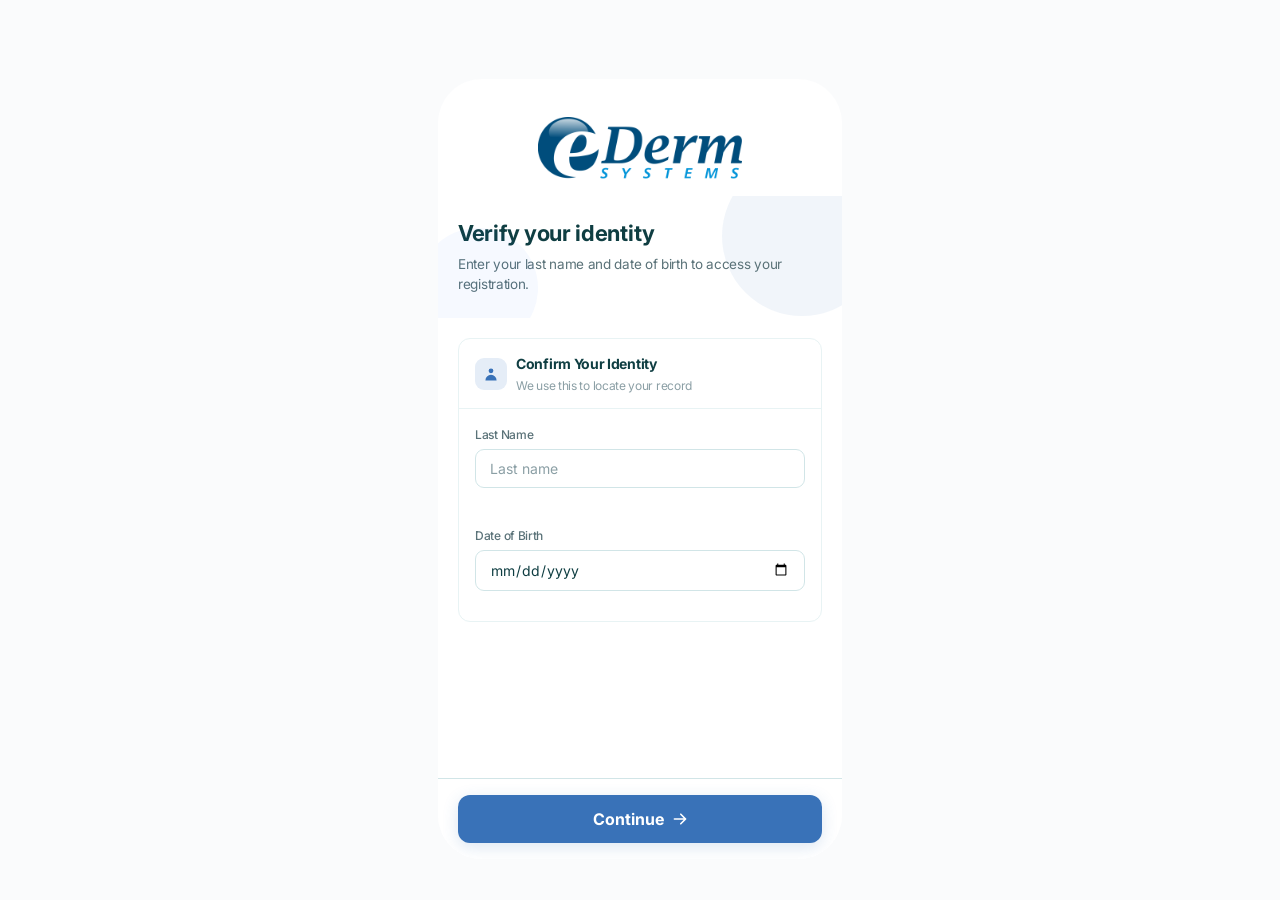
<file: ederm-self-reg.html>
﻿<!DOCTYPE html>
<html lang="en">
<head>
<meta charset="UTF-8">
<meta name="viewport" content="width=device-width, initial-scale=1.0">
<title>Self Registration</title>
<link href="https://fonts.googleapis.com/css2?family=Inter:wght@300;400;500;600;700;800&family=Roboto:wght@300;400;500;700&family=Roboto+Mono:wght@400;500&display=swap" rel="stylesheet">
<link rel="stylesheet" href="styles.css">
<style>
/* eDerm primary color override (scoped to this workflow) */
:root{
  --brand:#3972B8;--brand-dk:#2D5C96;--brand-lt:#E5EDF7;--brand-border:#B9CFEA;
  --sh-brand:0 4px 16px rgba(57,114,184,.18);
  /* Accent (was purple) also mapped to primary blue */
  --orange:#3972B8;--orange-dk:#2D5C96;--orange-lt:#E5EDF7;--orange-mid:#5B8AC6;
}
/* Recolor decorative background circles to primary blue */
.hdr::before{background:rgba(57,114,184,.07)!important}
.ins-card::before{background:rgba(57,114,184,.15)!important}
.success-hero::before{background:rgba(57,114,184,.1)!important}
/* Confirmation screen: success accents to primary blue */
.success-ring{background:rgba(57,114,184,.2)!important;border-color:rgba(57,114,184,.4)!important}
.success-ring svg{stroke:#3972B8!important}
.ns-ic{background:#3972B8!important}
/* Pharmacy card (mobile): drop the actions onto their own full-width row */
.pharm-current{flex-wrap:wrap}
.pharm-actions{width:100%;justify-content:space-between;align-items:center;margin-top:4px;padding-top:10px;border-top:1px solid var(--borderlt)}
/* On desktop the app renders inside a 404px phone shell; keep the document
   reader aligned to that width instead of the default 720px. Real phones
   (<=600px) still use the fullscreen reader from styles.css. */
@media(min-width:601px){
  .doc-reader-inner{max-width:404px}
  .pharm-modal-inner{max-width:404px}
  .pay-modal-inner{max-width:404px}
}
</style>
</head>
<body>

<div class="app-wrap active" id="app-intake">
<div class="shell">
  <!-- ═══ PROGRESS ═══ -->
  <div class="prog-wrap" id="prog-wrap" style="display:none">
    <div class="prog-steps" id="prog-steps"></div>
    <div class="prog-meta">
      <span class="prog-back" onclick="back()" style="font-size:12px;font-weight:600;color:var(--brand);cursor:pointer">&larr; Back</span>
      <span class="prog-count" id="prog-count">Step 1 of 8</span>
    </div>
  </div>

  <!-- ═══════════════════════════════════
       SCREEN 0 - IDENTITY VERIFICATION
  ═══════════════════════════════════ -->
  <div class="screen active" id="s-lookup">
    <div style="text-align:center;padding:24px 0 8px">
      <img src="logo-top-bar-2048x640.png" alt="eDerm Systems" style="max-height:64px;max-width:240px;object-fit:contain">
    </div>
    <div class="hdr" style="padding-bottom:24px">
      <div class="hdr-title">Verify your identity</div>
      <div class="hdr-desc">Enter your last name and date of birth to access your registration.</div>
    </div>
    <div class="body">
      <div class="sc">
        <div class="sc-head">
          <div class="sc-ic o"><svg width="16" height="16" viewBox="0 0 20 20" fill="var(--orange)"><path fill-rule="evenodd" d="M10 9a3 3 0 100-6 3 3 0 000 6zm-7 9a7 7 0 1114 0H3z" clip-rule="evenodd"/></svg></div>
          <div><div class="sc-title">Confirm Your Identity</div><div class="sc-sub">We use this to locate your record</div></div>
        </div>
        <div class="sc-body">
          <div class="frow">
            <label>Last Name</label>
            <input class="fi" placeholder="Last name" id="auth-lastname" type="text">
          </div>
          <div class="frow">
            <label>Date of Birth</label>
            <input class="fi" id="auth-dob" type="date">
          </div>
          <div id="lookup-feedback" style="display:none;padding:10px 14px;border-radius:8px;font-size:13px;font-weight:500;margin-top:4px"></div>
        </div>
      </div>
    </div>
    <div class="bot">
      <button class="btn-p" onclick="startCheckIn()">Continue <svg width="16" height="16" viewBox="0 0 20 20" fill="white"><path fill-rule="evenodd" d="M10.293 3.293a1 1 0 011.414 0l6 6a1 1 0 010 1.414l-6 6a1 1 0 01-1.414-1.414L14.586 11H3a1 1 0 110-2h11.586l-4.293-4.293a1 1 0 010-1.414z" clip-rule="evenodd"/></svg></button>
    </div>
  </div>

  <!-- ═══════════════════════════════════
       SCREEN 1 - APPOINTMENT REMINDER
  ═══════════════════════════════════ -->
  <div class="screen" id="s0">
    <div class="post-brand" style="padding-top:2px;padding-bottom:12px;gap:6px">
      <img src="boca logo.png" alt="Dermatology of Boca">
      <div class="post-brand-privacy">We value your privacy. Your information will be used solely for the purposes stated and will not be shared, sold, or disclosed to any external parties without your consent.</div>
    </div>
    <div class="hdr" style="padding-bottom:14px">
      <div class="hdr-title" style="font-size:18px;white-space:nowrap">You have an upcoming appointment</div>
      <div class="hdr-desc">Please take 3–5 minutes to complete your registration.</div>
      <div class="hdr-appt">
        <svg width="16" height="16" viewBox="0 0 20 20" fill="rgba(255,255,255,.6)"><path fill-rule="evenodd" d="M6 2a1 1 0 00-1 1v1H4a2 2 0 00-2 2v10a2 2 0 002 2h12a2 2 0 002-2V6a2 2 0 00-2-2h-1V3a1 1 0 10-2 0v1H7V3a1 1 0 00-1-1zm0 5a1 1 0 000 2h8a1 1 0 100-2H6z" clip-rule="evenodd"/></svg>
        <div class="hdr-appt-text"><strong>Friday, March 21</strong> at <strong>10:15 AM</strong></div>
      </div>
    </div>
    <div class="body" style="gap:12px">
      <div class="sc">
        <div class="sc-body">
          <div style="display:flex;align-items:center;gap:12px;padding-bottom:14px;border-bottom:1px solid var(--borderlt)">
            <div id="s0-av" style="width:46px;height:46px;border-radius:50%;background:linear-gradient(135deg,#3972B8,#2D5C96);display:flex;align-items:center;justify-content:center;font-size:16px;font-weight:700;color:#fff;flex-shrink:0">JD</div>
            <div><div style="font-size:15px;font-weight:700;color:var(--t1)" id="s0-name">John Doe</div><div style="font-size:12.5px;color:var(--t3);margin-top:2px">Established patient</div></div>
          </div>
          <div style="display:flex;flex-direction:column;gap:10px;padding-top:14px">
            <div class="rv" style="padding:8px 0">
              <div><div class="rvl">Provider</div><div class="rvv" id="s0-provider">Dr. Reyes</div></div>
            </div>
            <div class="rv" style="padding:8px 0">
              <div><div class="rvl">Location</div><div class="rvv">2200 N Congress Ave, Miami FL</div></div>
            </div>
            <div class="rv" style="padding:8px 0;border-bottom:none">
              <div><div class="rvl">Visit Type</div><div class="rvv" id="s0-type">Acne Consult</div></div>
            </div>
          </div>
        </div>
      </div>
    </div>
    <div class="bot">
      <button class="btn-p" onclick="next()">Begin Registration <svg width="16" height="16" viewBox="0 0 20 20" fill="white"><path fill-rule="evenodd" d="M10.293 3.293a1 1 0 011.414 0l6 6a1 1 0 010 1.414l-6 6a1 1 0 01-1.414-1.414L14.586 11H3a1 1 0 110-2h11.586l-4.293-4.293a1 1 0 010-1.414z" clip-rule="evenodd"/></svg></button>
    </div>
  </div>

  <!-- ═══════════════════════════════════
       SCREEN 3 - DEMOGRAPHICS REVIEW
  ═══════════════════════════════════ -->
  <div class="screen" id="s2">
    <div class="hdr" style="padding-bottom:22px">
      <div class="hdr-title">Review your information</div>
      <div class="hdr-desc">We've pre-filled your details from our records. Please review and update anything that's changed.</div>
    </div>
    <div class="body">
      <div class="sc">
        <div class="sc-head">
          <div class="sc-ic o"><svg width="16" height="16" viewBox="0 0 20 20" fill="var(--orange)"><path fill-rule="evenodd" d="M10 9a3 3 0 100-6 3 3 0 000 6zm-7 9a7 7 0 1114 0H3z" clip-rule="evenodd"/></svg></div>
          <div><div class="sc-title">Personal Information</div><div class="sc-sub">Tap any field to edit</div></div>
        </div>
        <div class="sc-body">
          <div class="frow-2">
            <div class="frow"><label>First Name</label><input class="fi filled" value="John" disabled></div>
            <div class="frow"><label>Last Name</label><input class="fi filled" value="Doe" disabled></div>
          </div>
          <div class="frow"><label>Date of Birth</label><input class="fi filled" type="date" value="2000-11-11"></div>
          <div class="frow"><label>Sex at Birth</label><div class="opt-group" id="sex-group"><label class="opt-btn"><input type="radio" name="sex" value="male" onchange="selectOption(this,'sex-group')">Male</label><label class="opt-btn selected"><input type="radio" name="sex" value="female" checked onchange="selectOption(this,'sex-group')">Female</label><label class="opt-btn"><input type="radio" name="sex" value="other" onchange="selectOption(this,'sex-group')">Other</label></div></div>
          <div class="frow"><label>Marital Status</label><select class="fi"><option value="" selected disabled>Select…</option><option>Single</option><option>Married</option><option>Divorced</option><option>Widowed</option><option>Domestic partnership</option><option>Prefer not to say</option></select></div>
          <div class="frow"><label>Referring Provider</label><select class="fi"><option value="" selected disabled>Select a provider…</option><option>Self / No referral</option><option>Dr. Alan Mercer · Family Medicine</option><option>Dr. Priya Nair · Internal Medicine</option><option>Dr. Luis Ortega · Pediatrics</option><option>Dr. Karen Webb · OB/GYN</option><option>Other (not listed)</option></select></div>
          <div class="frow"><label>Preferred Language</label><select class="fi"><option selected>English</option><option>Spanish</option><option>Russian</option></select></div>
        </div>
      </div>
      <div class="sc">
        <div class="sc-head">
          <div class="sc-ic b"><svg width="16" height="16" viewBox="0 0 20 20" fill="#3B82F6"><path d="M2 3a1 1 0 011-1h2.153a1 1 0 01.986.836l.74 4.435a1 1 0 01-.54 1.06l-1.548.773a11.037 11.037 0 006.105 6.105l.774-1.548a1 1 0 011.059-.54l4.435.74a1 1 0 01.836.986V17a1 1 0 01-1 1h-2C7.82 18 2 12.18 2 5V3z"/></svg></div>
          <div><div class="sc-title">Contact Information</div></div>
        </div>
        <div class="sc-body">
          <div class="frow"><label>Mobile Phone</label><input class="fi filled" value="(561) 555-0199"></div>
          <div class="frow"><label>Email Address</label><input class="fi filled" value="ssingh@email.com"></div>
          <div class="frow"><label>Address</label><input class="fi filled" value="123 Brickell Ave"></div>
          <div class="frow"><label>City</label><input class="fi filled" value="Miami"></div>
          <div class="frow-2">
            <div class="frow"><label>State</label><input class="fi filled" value="FL"></div>
            <div class="frow"><label>ZIP Code</label><input class="fi filled" value="33101"></div>
          </div>
        </div>
      </div>
      <div class="sc">
        <div class="sc-head">
          <div class="sc-ic n"><svg width="16" height="16" viewBox="0 0 20 20" fill="#1A1F2E"><path d="M9 6a3 3 0 11-6 0 3 3 0 016 0zM17 6a3 3 0 11-6 0 3 3 0 016 0zM12.93 17c.046-.327.07-.66.07-1a6.97 6.97 0 00-1.5-4.33A5 5 0 0119 16v1h-6.07zM6 11a5 5 0 015 5v1H1v-1a5 5 0 015-5z"/></svg></div>
          <div><div class="sc-title">Emergency Contacts</div></div>
        </div>
        <div class="sc-body">
          <div id="ec-list" style="display:flex;flex-direction:column;gap:8px;margin-bottom:10px">
            <div class="ec-card">
              <div class="ec-card-main">
                <div class="ec-type">Emergency Contact</div>
                <div class="ec-name">Aunt: Sarah Smith</div>
                <div class="ec-addr">1111 Ocean Dr, Boca Raton, FL 33431</div>
              </div>
              <button type="button" class="pharm-remove-btn" onclick="ecRemove(this)" aria-label="Remove"><svg viewBox="0 0 20 20" fill="currentColor"><path fill-rule="evenodd" d="M9 2a1 1 0 00-.894.553L7.382 4H4a1 1 0 000 2v10a2 2 0 002 2h8a2 2 0 002-2V6a1 1 0 100-2h-3.382l-.724-1.447A1 1 0 0011 2H9zM7 8a1 1 0 012 0v6a1 1 0 11-2 0V8zm5-1a1 1 0 00-1 1v6a1 1 0 102 0V8a1 1 0 00-1-1z" clip-rule="evenodd"/></svg></button>
            </div>
            <div class="ec-card">
              <div class="ec-card-main">
                <div class="ec-type">Billing</div>
                <div class="ec-name">Brother: John Doe</div>
                <div class="ec-addr">123 Main Street 1, Beverly Hills, CA 90210</div>
              </div>
              <button type="button" class="pharm-remove-btn" onclick="ecRemove(this)" aria-label="Remove"><svg viewBox="0 0 20 20" fill="currentColor"><path fill-rule="evenodd" d="M9 2a1 1 0 00-.894.553L7.382 4H4a1 1 0 000 2v10a2 2 0 002 2h8a2 2 0 002-2V6a1 1 0 100-2h-3.382l-.724-1.447A1 1 0 0011 2H9zM7 8a1 1 0 012 0v6a1 1 0 11-2 0V8zm5-1a1 1 0 00-1 1v6a1 1 0 102 0V8a1 1 0 00-1-1z" clip-rule="evenodd"/></svg></button>
            </div>
          </div>
          <button class="btn-s" id="ec-toggle-btn" style="padding:9px;font-size:13px" onclick="ecToggle()">+ Add Contact</button>
          <div id="ec-add" style="display:none;margin-top:10px;padding:12px;background:var(--surface);border:1px solid var(--borderlt);border-radius:10px">
          <div class="frow-2">
            <div class="frow"><label>Contact Type</label><select class="fi" id="ec-type-sel"><option selected>Emergency Contact</option><option>Billing</option><option>Guarantor</option><option>Next of Kin</option><option>Power of Attorney</option><option>Other</option></select></div>
            <div class="frow"><label>Relation Type</label><select class="fi" id="ec-rel-sel"><option selected>Daughter</option><option>Son</option><option>Spouse</option><option>Parent</option><option>Sibling</option><option>Aunt</option><option>Brother</option><option>Friend</option><option>Other</option></select></div>
          </div>
          <div class="frow-2" style="margin-top:10px">
            <div class="frow"><label>From Date</label><input class="fi" type="date"></div>
            <div class="frow"><label>To Date</label><input class="fi" type="date"></div>
          </div>
          <div class="frow-2" style="margin-top:10px">
            <div class="frow"><label>First Name</label><input class="fi" id="ec-first" placeholder="First name"></div>
            <div class="frow"><label>Last Name</label><input class="fi" id="ec-last" placeholder="Last name"></div>
          </div>
          <div class="frow" style="margin-top:10px"><label>Middle</label><input class="fi" placeholder="Middle"></div>
          <div class="frow-2" style="margin-top:10px">
            <div class="frow"><label>Date of Birth</label><input class="fi" type="date"></div>
            <div class="frow"><label>Gender</label><select class="fi"><option value="" selected disabled>Select…</option><option>Female</option><option>Male</option><option>Other</option></select></div>
          </div>
          <label style="display:flex;align-items:flex-start;gap:9px;cursor:pointer;padding:10px 0 4px;font-size:13px;color:var(--t1)">
            <input type="checkbox" id="ec-same" checked onchange="ecToggleAddr()" style="width:17px;height:17px;accent-color:var(--brand);margin-top:1px;flex-shrink:0">
            <span>Same as Patient Address</span>
          </label>
          <div id="ec-addr" style="display:none">
            <div class="frow" style="margin-bottom:10px"><label>Street Address</label><input class="fi" id="ec-street" placeholder="Street address"></div>
            <div class="frow" style="margin-bottom:10px"><label>Suite/Unit</label><input class="fi" id="ec-suite" placeholder="Suite/Unit"></div>
            <div style="display:grid;grid-template-columns:1fr 1fr;gap:10px">
              <div class="frow"><label>ZIP Code</label><input class="fi" id="ec-zip" placeholder="ZIP"></div>
              <div class="frow"><label>City</label><input class="fi" id="ec-city" placeholder="City"></div>
              <div class="frow"><label>State</label><input class="fi" id="ec-state" placeholder="State"></div>
            </div>
          </div>
          <div class="frow-2" style="margin-top:10px">
            <div class="frow"><label>Home Phone</label><input class="fi" placeholder="Home Phone"></div>
            <div class="frow"><label>Work Phone</label><input class="fi" placeholder="Work Phone"></div>
          </div>
          <div class="frow-2" style="margin-top:10px">
            <div class="frow"><label>Cell Phone</label><input class="fi" placeholder="Cell Phone"></div>
            <div class="frow"><label>Other Phone</label><input class="fi" placeholder="Other Phone"></div>
          </div>
          <div class="frow" style="margin-top:10px"><label>Email</label><input class="fi" type="email" placeholder="email"></div>
          <div style="display:flex;gap:8px;margin-top:12px">
            <button class="btn-s" style="flex:1;padding:9px;font-size:13px" onclick="ecToggle()">Cancel</button>
            <button class="btn-p" style="flex:1;padding:9px;font-size:13px" onclick="ecAdd()">Add Contact</button>
          </div>
          </div>
        </div>
      </div>
      <div style="padding:10px 12px;background:var(--surface);border-radius:8px;font-size:12px;color:var(--t3);text-align:center;border:1px solid var(--borderlt)">
        🔄 Changes will automatically sync to your patient record
      </div>
    </div>
    <div class="bot">
      <button class="btn-p" onclick="next()">Information Looks Good →</button>
    </div>
  </div>

  <!-- ═══════════════════════════════════
       SCREEN 4 - INSURANCE
  ═══════════════════════════════════ -->
  <div class="screen" id="s3">
    <div class="hdr" style="padding-bottom:22px">
      <div class="hdr-title">Insurance & ID</div>
      <div class="hdr-desc">Upload clear photos of your insurance card and driver's license.</div>
    </div>
    <div class="body">
      <div class="sc">
        <div class="sc-head">
          <div class="sc-ic o"><svg width="16" height="16" viewBox="0 0 20 20" fill="var(--orange)"><path fill-rule="evenodd" d="M4 5a2 2 0 012-2h8a2 2 0 012 2v10a2 2 0 01-2 2H6a2 2 0 01-2-2V5zm3 1h6v4H7V6zm8 8v2h1v-2h-1zM7 15h6v-4H7v4z" clip-rule="evenodd"/></svg></div>
          <div><div class="sc-title">Insurance Card</div><div class="sc-sub">Front & back</div></div>
        </div>
        <div class="sc-body" style="display:flex;gap:10px">
          <div class="ins-upload" style="flex:1" id="front-upload" onclick="markUploaded('front-upload','Insurance front')">
            <div class="ins-upload-ic">📷</div>
            <div class="ins-upload-title">Front</div>
            <div class="ins-upload-sub">Tap to upload</div>
          </div>
          <div class="ins-upload" style="flex:1" id="back-upload" onclick="markUploaded('back-upload','Insurance back')">
            <div class="ins-upload-ic">📷</div>
            <div class="ins-upload-title">Back</div>
            <div class="ins-upload-sub">Tap to upload</div>
          </div>
        </div>
      </div>
      <div class="sc">
        <div class="sc-head">
          <div class="sc-ic n"><svg width="16" height="16" viewBox="0 0 20 20" fill="#1A1F2E"><path d="M4 4a2 2 0 00-2 2v1h16V6a2 2 0 00-2-2H4zM18 9H2v5a2 2 0 002 2h12a2 2 0 002-2V9zM4 13a1 1 0 011-1h1a1 1 0 110 2H5a1 1 0 01-1-1zm5-1a1 1 0 100 2h1a1 1 0 100-2H9z"/></svg></div>
          <div><div class="sc-title">Driver's License</div><div class="sc-sub">Photo ID</div></div>
        </div>
        <div class="sc-body">
          <div class="ins-upload" id="dl-upload" onclick="markUploaded('dl-upload','Driver&#39;s license')">
            <div class="ins-upload-ic">🪪</div>
            <div class="ins-upload-title">Driver's License</div>
            <div class="ins-upload-sub">Tap to upload</div>
          </div>
        </div>
      </div>
      <div class="sc">
        <div class="sc-head">
          <div class="sc-ic b"><svg width="16" height="16" viewBox="0 0 20 20" fill="#3B82F6"><path fill-rule="evenodd" d="M4 4a2 2 0 012-2h4.586A2 2 0 0112 2.586L15.414 6A2 2 0 0116 7.414V16a2 2 0 01-2 2H6a2 2 0 01-2-2V4zm2 6a1 1 0 011-1h6a1 1 0 110 2H7a1 1 0 01-1-1zm1 3a1 1 0 100 2h6a1 1 0 100-2H7z" clip-rule="evenodd"/></svg></div>
          <div><div class="sc-title">Other Documents</div><div class="sc-sub">PDF, PNG, JPG, JPEG</div></div>
        </div>
        <div class="sc-body">
          <div class="ins-upload">
            <div class="ins-upload-ic">📄</div>
            <div class="ins-upload-title">Upload Documents</div>
            <div class="ins-upload-sub">PDF, PNG, JPG or JPEG</div>
            <input type="file" accept=".pdf,.png,.jpg,.jpeg,application/pdf,image/png,image/jpeg" multiple onchange="otherDocsAdd(this)">
          </div>
          <div id="other-docs-list" style="display:flex;flex-direction:column;gap:8px;margin-top:10px"></div>
        </div>
      </div>
    </div>
    <div class="bot">
      <button class="btn-p" onclick="next()">Continue →</button>
    </div>
  </div>

  <!-- ═══════════════════════════════════
       SCREEN 5 - CLINICAL HISTORY
  ═══════════════════════════════════ -->
  <div class="screen" id="s4">
    <div class="hdr" style="padding-bottom:22px">
      <div class="hdr-title">Health History</div>
      <div class="hdr-desc">Your provider needs this to give you the best care. Tap to update anything that's changed.</div>
    </div>
    <div class="body">
      <div class="sc">
        <div class="sc-head">
          <div class="sc-ic r" style="background:var(--red-bg)"><svg width="16" height="16" viewBox="0 0 20 20" fill="#EF4444"><path fill-rule="evenodd" d="M8.257 3.099c.765-1.36 2.722-1.36 3.486 0l5.58 9.92c.75 1.334-.213 2.98-1.742 2.98H4.42c-1.53 0-2.493-1.646-1.743-2.98l5.58-9.92zM11 13a1 1 0 11-2 0 1 1 0 012 0zm-1-8a1 1 0 00-1 1v3a1 1 0 002 0V6a1 1 0 00-1-1z" clip-rule="evenodd"/></svg></div>
          <div><div class="sc-title">Allergies</div><div class="sc-sub">Medications & environmental</div></div>
        </div>
        <div class="sc-body">
          <div id="allergy-list" style="display:flex;flex-direction:column;gap:6px;margin-bottom:10px">
            <div class="hx-item">
              <div class="hx-main"><span class="hx-name">Penicillin</span><span class="a-tag t-allergy">Allergy</span><span class="hx-sub">Severe reaction</span></div>
              <button type="button" class="pharm-remove-btn" onclick="allergyRemove(this)" aria-label="Remove"><svg viewBox="0 0 20 20" fill="currentColor"><path fill-rule="evenodd" d="M9 2a1 1 0 00-.894.553L7.382 4H4a1 1 0 000 2v10a2 2 0 002 2h8a2 2 0 002-2V6a1 1 0 100-2h-3.382l-.724-1.447A1 1 0 0011 2H9zM7 8a1 1 0 012 0v6a1 1 0 11-2 0V8zm5-1a1 1 0 00-1 1v6a1 1 0 102 0V8a1 1 0 00-1-1z" clip-rule="evenodd"/></svg></button>
            </div>
          </div>
          <button class="btn-s" id="allergy-toggle-btn" style="padding:9px;font-size:13px" onclick="allergyToggle()">+ Add Allergy</button>
          <div id="allergy-add" style="display:none;margin-top:10px;padding:12px;background:var(--surface);border:1px solid var(--borderlt);border-radius:10px">
            <div style="font-size:12px;font-weight:600;color:var(--t2);margin-bottom:6px">Type</div>
            <div class="opt-group" id="allergy-type-group" style="flex-direction:row;margin-top:0">
              <label class="opt-btn selected" style="flex:1;justify-content:center"><input type="radio" name="allergy-type" value="Allergy" checked onchange="selectOption(this,'allergy-type-group')">Allergy</label>
              <label class="opt-btn" style="flex:1;justify-content:center"><input type="radio" name="allergy-type" value="Sensitivity" onchange="selectOption(this,'allergy-type-group')">Sensitivity</label>
            </div>
            <input class="fi" id="allergy-input" placeholder="Allergen (e.g. Penicillin, latex)" style="margin-top:10px">
            <input class="fi" id="allergy-reaction" placeholder="Reaction (e.g. hives, swelling)" style="margin-top:8px">
            <div style="display:flex;gap:8px;margin-top:10px">
              <button class="btn-s" style="flex:1;padding:9px;font-size:13px" onclick="allergyToggle()">Cancel</button>
              <button class="btn-p" style="flex:1;padding:9px;font-size:13px" onclick="allergyAdd()">Add</button>
            </div>
          </div>
        </div>
      </div>
      <div class="sc">
        <div class="sc-head">
          <div class="sc-ic b"><svg width="16" height="16" viewBox="0 0 20 20" fill="#3B82F6"><path d="M9 2a1 1 0 000 2h2a1 1 0 100-2H9z"/><path fill-rule="evenodd" d="M4 5a2 2 0 012-2 3 3 0 003 3h2a3 3 0 003-3 2 2 0 012 2v11a2 2 0 01-2 2H6a2 2 0 01-2-2V5zm9.707 5.707a1 1 0 00-1.414-1.414L9 12.586l-1.293-1.293a1 1 0 00-1.414 1.414l2 2a1 1 0 001.414 0l4-4z" clip-rule="evenodd"/></svg></div>
          <div><div class="sc-title">Current Medications</div></div>
        </div>
        <div class="sc-body">
          <div id="med-list" style="display:flex;flex-direction:column;gap:6px;margin-bottom:10px">
            <div class="hx-item"><span class="hx-name">💊 Tretinoin 0.05% topical</span><button type="button" class="pharm-remove-btn" onclick="medRemove(this)" aria-label="Remove"><svg viewBox="0 0 20 20" fill="currentColor"><path fill-rule="evenodd" d="M9 2a1 1 0 00-.894.553L7.382 4H4a1 1 0 000 2v10a2 2 0 002 2h8a2 2 0 002-2V6a1 1 0 100-2h-3.382l-.724-1.447A1 1 0 0011 2H9zM7 8a1 1 0 012 0v6a1 1 0 11-2 0V8zm5-1a1 1 0 00-1 1v6a1 1 0 102 0V8a1 1 0 00-1-1z" clip-rule="evenodd"/></svg></button></div>
            <div class="hx-item"><span class="hx-name">💊 Doxycycline 100mg oral</span><button type="button" class="pharm-remove-btn" onclick="medRemove(this)" aria-label="Remove"><svg viewBox="0 0 20 20" fill="currentColor"><path fill-rule="evenodd" d="M9 2a1 1 0 00-.894.553L7.382 4H4a1 1 0 000 2v10a2 2 0 002 2h8a2 2 0 002-2V6a1 1 0 100-2h-3.382l-.724-1.447A1 1 0 0011 2H9zM7 8a1 1 0 012 0v6a1 1 0 11-2 0V8zm5-1a1 1 0 00-1 1v6a1 1 0 102 0V8a1 1 0 00-1-1z" clip-rule="evenodd"/></svg></button></div>
          </div>
          <button class="btn-s" id="med-toggle-btn" style="padding:9px;font-size:13px" onclick="medToggle()">+ Add Medication</button>
          <div id="med-add" style="display:none;margin-top:10px;padding:12px;background:var(--surface);border:1px solid var(--borderlt);border-radius:10px">
            <input class="fi" id="med-input" placeholder="e.g. Tretinoin 0.05% topical">
            <div style="display:flex;gap:8px;margin-top:10px">
              <button class="btn-s" style="flex:1;padding:9px;font-size:13px" onclick="medToggle()">Cancel</button>
              <button class="btn-p" style="flex:1;padding:9px;font-size:13px" onclick="medAdd()">Add Medication</button>
            </div>
          </div>
        </div>
      </div>
    </div>
    <div class="bot">
      <button class="btn-p" onclick="next()">Submit Health History →</button>
    </div>
  </div>

  <!-- ═══════════════════════════════════
       SCREEN - MEDICAL HISTORY
  ═══════════════════════════════════ -->
  <div class="screen" id="s4m">
    <div class="hdr" style="padding-bottom:22px">
      <div class="hdr-title">Medical History</div>
      <div class="hdr-desc">Tap Admits or Denies for each. Everything defaults to Denies.</div>
    </div>
    <div class="body">
      <div class="sc">
        <div class="sc-head">
          <div class="sc-ic r" style="background:var(--red-bg)"><svg width="16" height="16" viewBox="0 0 20 20" fill="#EF4444"><path fill-rule="evenodd" d="M3.172 5.172a4 4 0 015.656 0L10 6.343l1.172-1.171a4 4 0 115.656 5.656L10 17.657l-6.828-6.829a4 4 0 010-5.656z" clip-rule="evenodd"/></svg></div>
          <div><div class="sc-title">Medical History</div><div class="sc-sub">Tap Admits or Denies for each</div></div>
        </div>
        <div class="sc-body">
          <div class="mh-list">
            <div class="mh-row"><span class="mh-label">Migraine</span><div class="mh-seg"><button type="button" class="deny on" onclick="mhToggle(this)">Denies</button><button type="button" class="admit" onclick="mhToggle(this)">Admits</button></div></div>
            <div class="mh-row"><span class="mh-label">Diabetes</span><div class="mh-seg"><button type="button" class="deny on" onclick="mhToggle(this)">Denies</button><button type="button" class="admit" onclick="mhToggle(this)">Admits</button></div></div>
            <div class="mh-row"><span class="mh-label">High Blood Pressure</span><div class="mh-seg"><button type="button" class="deny on" onclick="mhToggle(this)">Denies</button><button type="button" class="admit" onclick="mhToggle(this)">Admits</button></div></div>
            <div class="mh-row"><span class="mh-label">Asthma</span><div class="mh-seg"><button type="button" class="deny on" onclick="mhToggle(this)">Denies</button><button type="button" class="admit" onclick="mhToggle(this)">Admits</button></div></div>
            <div class="mh-row"><span class="mh-label">Heart Disease</span><div class="mh-seg"><button type="button" class="deny on" onclick="mhToggle(this)">Denies</button><button type="button" class="admit" onclick="mhToggle(this)">Admits</button></div></div>
            <div class="mh-row"><span class="mh-label">Thyroid Disorder</span><div class="mh-seg"><button type="button" class="deny on" onclick="mhToggle(this)">Denies</button><button type="button" class="admit" onclick="mhToggle(this)">Admits</button></div></div>
            <div class="mh-row"><span class="mh-label">Seizures</span><div class="mh-seg"><button type="button" class="deny on" onclick="mhToggle(this)">Denies</button><button type="button" class="admit" onclick="mhToggle(this)">Admits</button></div></div>
            <div class="mh-row"><span class="mh-label">Cancer</span><div class="mh-seg"><button type="button" class="deny on" onclick="mhToggle(this)">Denies</button><button type="button" class="admit" onclick="mhToggle(this)">Admits</button></div></div>
            <div class="mh-row"><span class="mh-label">Tobacco Use</span><div class="mh-seg"><button type="button" class="deny on" onclick="mhToggle(this)">Denies</button><button type="button" class="admit" onclick="mhToggle(this)">Admits</button></div></div>
            <div class="mh-row"><span class="mh-label">Alcohol Use</span><div class="mh-seg"><button type="button" class="deny on" onclick="mhToggle(this)">Denies</button><button type="button" class="admit" onclick="mhToggle(this)">Admits</button></div></div>
            <div class="mh-row"><span class="mh-label">Recreational Drug Use</span><div class="mh-seg"><button type="button" class="deny on" onclick="mhToggle(this)">Denies</button><button type="button" class="admit" onclick="mhToggle(this)">Admits</button></div></div>
          </div>
        </div>
      </div>
    </div>
    <div class="bot">
      <button class="btn-p" onclick="next()">Continue →</button>
    </div>
  </div>

  <!-- ═══════════════════════════════════
       SCREEN - PHARMACY
  ═══════════════════════════════════ -->
  <div class="screen" id="s4p">
    <div class="hdr" style="padding-bottom:22px">
      <div class="hdr-title">Pharmacies</div>
      <div class="hdr-desc">Where we'll send your prescriptions. You can add more than one.</div>
    </div>
    <div class="body">
      <div class="sc">
        <div class="sc-head">
          <div class="sc-ic g"><svg width="16" height="16" viewBox="0 0 20 20" fill="#10B981"><path fill-rule="evenodd" d="M10 2a1 1 0 011 1v1h3a1 1 0 011 1v3a1 1 0 01-1 1h-3v6a1 1 0 11-2 0v-6H5a1 1 0 01-1-1V6a1 1 0 011-1h3V3a1 1 0 011-1z" clip-rule="evenodd"/></svg></div>
          <div><div class="sc-title">Your Pharmacies</div><div class="sc-sub">Where prescriptions are sent</div></div>
        </div>
        <div class="sc-body">
          <div id="pharm-list" style="display:flex;flex-direction:column;gap:10px">
            <div class="pharm-current is-primary">
              <div class="pharm-card-ic"><svg width="18" height="18" viewBox="0 0 20 20" fill="currentColor"><path fill-rule="evenodd" d="M10 2a1 1 0 011 1v1h3a1 1 0 011 1v3a1 1 0 01-1 1h-3v6a1 1 0 11-2 0v-6H5a1 1 0 01-1-1V6a1 1 0 011-1h3V3a1 1 0 011-1z" clip-rule="evenodd"/></svg></div>
              <div class="pharm-card-main">
                <div class="pharm-name">CVS Pharmacy #2841</div>
                <div class="pharm-addr">123 Brickell Ave, Miami, FL 33101</div>
                <div class="pharm-phone">(305) 555-0142</div>
              </div>
              <div class="pharm-actions">
                <div class="pharm-mark-row"><span class="pharm-badge">✓ My Pharmacy</span><button type="button" class="pharm-mark-btn" onclick="pharmMark(this)">Mark as my pharmacy</button></div>
                <button type="button" class="pharm-remove-btn" onclick="pharmRemove(this)" aria-label="Remove"><svg viewBox="0 0 20 20" fill="currentColor"><path fill-rule="evenodd" d="M9 2a1 1 0 00-.894.553L7.382 4H4a1 1 0 000 2v10a2 2 0 002 2h8a2 2 0 002-2V6a1 1 0 100-2h-3.382l-.724-1.447A1 1 0 0011 2H9zM7 8a1 1 0 012 0v6a1 1 0 11-2 0V8zm5-1a1 1 0 00-1 1v6a1 1 0 102 0V8a1 1 0 00-1-1z" clip-rule="evenodd"/></svg></button>
              </div>
            </div>
          </div>
          <button class="btn-s" style="margin-top:12px" onclick="pharmOpenModal()">+ Add Pharmacy</button>
        </div>
      </div>

      <div class="pharm-modal" id="pharm-modal" onclick="if(event.target===this)pharmCloseModal()">
        <div class="pharm-modal-inner">
          <div class="pharm-modal-head">
            <div><div class="pharm-modal-title">Find a Pharmacy</div><div class="pharm-modal-sub">Search by name and location</div></div>
            <button class="pharm-modal-close" onclick="pharmCloseModal()">&times;</button>
          </div>
          <div class="pharm-modal-body">
            <div class="frow"><label>Pharmacy Name</label><input class="fi" id="pharm-q-name" placeholder="e.g. CVS, Walgreens, Publix"></div>
            <div class="frow"><label>Address, City, or ZIP</label><input class="fi" id="pharm-q-addr" placeholder="e.g. Miami, FL or 33101"></div>
            <button class="btn-p" onclick="pharmSearch()">Search Pharmacies</button>
            <div class="pharm-results" id="pharm-results"></div>
          </div>
        </div>
      </div>
    </div>
    <div class="bot">
      <button class="btn-p" onclick="next()">Confirm Pharmacy →</button>
    </div>
  </div>

  <!-- ═══════════════════════════════════
       SCREEN 6 - CONSENT
  ═══════════════════════════════════ -->
  <div class="screen" id="s5">
    <div class="hdr" style="padding-bottom:18px">
      <div class="hdr-title">Review & Sign Documents</div>
      <div class="hdr-desc">Tap any document below to read and sign. Both are required to continue.</div>
    </div>
    <div class="body">
      <div class="docs-progress">
        <div class="docs-progress-bar"><div class="docs-progress-fill" id="docs-progress-fill"></div></div>
        <div class="docs-progress-text"><strong id="docs-signed-count">0</strong> of <span id="docs-total-count">3</span> signed</div>
      </div>
      <div class="docs-list" id="docs-list"></div>
    </div>
    <div class="bot">
      <button class="btn-p" id="consent-btn" onclick="next()" disabled>Continue →</button>
      <div class="step-hint">All documents must be signed to continue</div>
    </div>
  </div>

  <!-- ═══════════════════════════════════
       SCREEN 7 - PAYMENT METHOD SELECTION
  ═══════════════════════════════════ -->
  <div class="screen" id="s6">
    <div class="hdr" style="padding-bottom:22px">
      <div class="hdr-title">Payment</div>
      <div class="hdr-desc">Paying before your visit reduces wait time and helps our staff serve you faster.</div>
    </div>
    <div class="body">
      <div class="pay-total">
        <div class="pay-total-label">Balance</div>
        <div class="pay-total-amt">$380<span style="font-size:20px">.00</span></div>
      </div>

      <div class="pay-modal" id="pay-modal" onclick="if(event.target===this)payCloseModal()">
        <div class="pay-modal-inner">
          <div class="pay-modal-head">
            <div class="pay-modal-title">Pay Now</div>
            <button class="pay-modal-close" onclick="payCloseModal()" aria-label="Close">&times;</button>
          </div>
          <div class="pay-modal-body">
            <div class="paym-box">
              <div class="paym-grid" style="grid-template-columns:1fr 1fr">
                <div class="paym-field"><label>Patient Balance:</label>
                  <div class="paym-bal"><input class="fi" value="$380.00" readonly><button type="button" class="paym-stmt" onclick="showToast('Statement opened')"><svg width="13" height="13" viewBox="0 0 20 20" fill="currentColor"><path fill-rule="evenodd" d="M4 4a2 2 0 012-2h4.586A2 2 0 0112 2.586L15.414 6A2 2 0 0116 7.414V16a2 2 0 01-2 2H6a2 2 0 01-2-2V4zm2 6a1 1 0 011-1h6a1 1 0 110 2H7a1 1 0 01-1-1zm1 3a1 1 0 100 2h6a1 1 0 100-2H7z" clip-rule="evenodd"/></svg>Statement</button></div>
                </div>
                <div class="paym-field"><label>Total:</label><input class="fi" value="$380.00" readonly></div>
                <div class="paym-field paym-card" style="grid-column:1 / -1"><label>Card Number <span class="req">*</span></label>
                  <div style="position:relative"><input class="fi" id="pay-card" placeholder="Valid Card Number" inputmode="numeric"><span class="paym-card-ic"><svg width="17" height="17" viewBox="0 0 20 20" fill="currentColor"><path d="M4 4a2 2 0 00-2 2v1h16V6a2 2 0 00-2-2H4zM18 9H2v5a2 2 0 002 2h12a2 2 0 002-2V9z"/></svg></span></div>
                </div>
                <div class="paym-field"><label>Exp Date <span class="req">*</span></label><input class="fi" placeholder="MM / YY" inputmode="numeric"></div>
                <div class="paym-field"><label>CVV Code <span class="req">*</span></label><input class="fi" placeholder="CVV" inputmode="numeric" maxlength="4"></div>
                <div class="paym-field" style="grid-column:1 / -1"><label>Name on Card <span class="req">*</span></label><input class="fi" value="John Doe"></div>
                <div class="paym-field"><label>Billing Zip Code <span class="req">*</span></label><input class="fi" value="33101" inputmode="numeric"></div>
                <div class="paym-field"><label class="soft">Amount</label><input class="fi" value="$380.00" readonly></div>
              </div>
              <button type="button" class="paym-pay" id="pay-submit-btn" onclick="paySubmit()">Pay Now</button>
            </div>
          </div>
        </div>
      </div>
    </div>
    <div class="bot">
      <button class="btn-p" onclick="payOpenModal()">Pay Now →</button>
    </div>
  </div>

  <!-- ═══════════════════════════════════
       SCREEN 7A - PAYMENT PLAN SETUP (Duration)
  ═══════════════════════════════════ -->
  <div class="screen" id="s6a" style="display:none;">
    <div class="hdr" style="padding-bottom:22px">
      <div class="hdr-title">Set Up Payment Plan</div>
      <div class="hdr-desc">Spread your outstanding balance across monthly payments with no interest.</div>
    </div>
    <div class="body">
      <div class="sc">
        <div class="sc-body">
          <div style="margin-bottom:20px">
            <div style="font-size:12px;font-weight:700;color:var(--t2);margin-bottom:12px;text-transform:uppercase;letter-spacing:.5px">Amount to Finance</div>
            <div style="font-size:24px;font-weight:900;color:var(--t1);margin-bottom:4px">$340.00</div>
            <div style="font-size:13px;color:var(--t3)">Balance (co-pay due today)</div>
          </div>
          <div style="padding:12px 14px;background:var(--orange-lt);border-radius:8px;border:1px solid rgba(232,101,45,.2);margin-bottom:20px">
            <div style="font-size:12px;font-weight:600;color:var(--orange)">⚡ All plans include 0% interest</div>
          </div>

          <div style="font-size:12px;font-weight:700;color:var(--t2);margin-bottom:12px;text-transform:uppercase;letter-spacing:.5px">Choose Plan Duration</div>
          <div style="display:flex;flex-direction:column;gap:10px">
            <div class="plan-opt" onclick="selectPayPlanDuration(this, 3, 113.33)">
              <div style="display:flex;align-items:center;gap:12px;flex:1">
                <div style="width:20px;height:20px;border:2px solid var(--border);border-radius:50%;display:flex;align-items:center;justify-content:center">
                  <div style="width:10px;height:10px;border-radius:50%;background:var(--brand);opacity:0" class="plan-opt-radio"></div>
                </div>
                <div>
                  <div style="font-weight:700;color:var(--t1)">3 months</div>
                  <div style="font-size:13px;color:var(--t2);margin-top:2px">$113.33 per month</div>
                </div>
              </div>
              <div style="text-align:right">
                <div style="font-size:12px;color:var(--t3)">Total payments</div>
                <div style="font-weight:700;color:var(--t1)">$340.00</div>
              </div>
            </div>
            <div class="plan-opt" onclick="selectPayPlanDuration(this, 6, 56.67)">
              <div style="display:flex;align-items:center;gap:12px;flex:1">
                <div style="width:20px;height:20px;border:2px solid var(--border);border-radius:50%;display:flex;align-items:center;justify-content:center">
                  <div style="width:10px;height:10px;border-radius:50%;background:var(--brand);opacity:0" class="plan-opt-radio"></div>
                </div>
                <div>
                  <div style="font-weight:700;color:var(--t1)">6 months</div>
                  <div style="font-size:13px;color:var(--t2);margin-top:2px">$56.67 per month</div>
                </div>
              </div>
              <div style="text-align:right">
                <div style="font-size:12px;color:var(--t3)">Total payments</div>
                <div style="font-weight:700;color:var(--t1)">$340.00</div>
              </div>
            </div>
            <div class="plan-opt" onclick="selectPayPlanDuration(this, 12, 28.33)">
              <div style="display:flex;align-items:center;gap:12px;flex:1">
                <div style="width:20px;height:20px;border:2px solid var(--border);border-radius:50%;display:flex;align-items:center;justify-content:center">
                  <div style="width:10px;height:10px;border-radius:50%;background:var(--brand);opacity:0" class="plan-opt-radio"></div>
                </div>
                <div>
                  <div style="font-weight:700;color:var(--t1)">12 months</div>
                  <div style="font-size:13px;color:var(--t2);margin-top:2px">$28.33 per month</div>
                </div>
              </div>
              <div style="text-align:right">
                <div style="font-size:12px;color:var(--t3)">Total payments</div>
                <div style="font-weight:700;color:var(--t1)">$340.00</div>
              </div>
            </div>
          </div>
        </div>
      </div>
    </div>
    <div class="bot">
      <button class="btn-p" id="plan-next-btn" onclick="goToPayPlanReview()" disabled>Review Plan →</button>
      <button class="btn-s" onclick="goBackPayment()">Back</button>
    </div>
  </div>

  <!-- ═══════════════════════════════════
       SCREEN 7B - PAYMENT PLAN REVIEW
  ═══════════════════════════════════ -->
  <div class="screen" id="s6b" style="display:none;">
    <div class="hdr" style="padding-bottom:22px">
      <div class="hdr-title">Review Your Payment Plan</div>
      <div class="hdr-desc">Confirm your payment plan details before proceeding.</div>
    </div>
    <div class="body">
      <div class="sc">
        <div class="sc-head">
          <div class="sc-ic o"><svg width="16" height="16" viewBox="0 0 20 20" fill="var(--orange)"><path d="M9 2a1 1 0 000 2h2a1 1 0 100-2H9z"/><path fill-rule="evenodd" d="M4 5a2 2 0 012-2 1 1 0 000 2h10a1 1 0 100-2 2 2 0 012 2v10a2 2 0 01-2 2H6a2 2 0 01-2-2V5zm3 1a1 1 0 000 2h6a1 1 0 000-2H7z" clip-rule="evenodd"/></svg></div>
          <div><div class="sc-title">Plan Details</div><div class="sc-sub">Your payment schedule</div></div>
        </div>
        <div class="sc-body">
          <div class="rv" style="padding:12px 0;border-bottom:1px solid var(--borderlt)">
            <div><div class="rvl">Amount to Finance</div><div class="rvv">$340.00</div></div>
          </div>
          <div class="rv" style="padding:12px 0;border-bottom:1px solid var(--borderlt)">
            <div><div class="rvl">Plan Duration</div><div class="rvv" id="plan-duration-display">6 months</div></div>
          </div>
          <div class="rv" style="padding:12px 0;border-bottom:1px solid var(--borderlt)">
            <div><div class="rvl">Monthly Payment</div><div class="rvv" id="plan-monthly-display">$56.67</div></div>
          </div>
          <div class="rv" style="padding:12px 0;border-bottom:none">
            <div><div class="rvl" style="font-weight:700">Interest Rate</div><div class="rvv" style="color:var(--green);font-weight:700">0% APR</div></div>
          </div>
        </div>
      </div>

      <div class="sc">
        <div class="sc-head">
          <div class="sc-ic g"><svg width="16" height="16" viewBox="0 0 20 20" fill="#10B981"><path fill-rule="evenodd" d="M6 2a1 1 0 00-1 1v1H4a2 2 0 00-2 2v10a2 2 0 002 2h12a2 2 0 002-2V6a2 2 0 00-2-2h-1V3a1 1 0 10-2 0v1H7V3a1 1 0 00-1-1zm0 5a1 1 0 000 2h8a1 1 0 100-2H6z" clip-rule="evenodd"/></svg></div>
          <div><div class="sc-title">Payment Schedule</div><div class="sc-sub">First payment due one week after visit</div></div>
        </div>
        <div class="sc-body">
          <div style="display:flex;flex-direction:column;gap:8px">
            <div style="padding:10px 12px;background:var(--surface);border-radius:8px;display:flex;justify-content:space-between;font-size:13px">
              <span style="color:var(--t2)"><strong>Payment 1</strong> of <span id="plan-count-display">6</span></span>
              <span style="color:var(--t1);font-weight:700" id="plan-payment-display">$56.67</span>
            </div>
            <div style="text-align:center;color:var(--t3);font-size:12px;padding:4px 0">Due April 2, 2026</div>
            <div style="font-size:11px;color:var(--t3);text-align:center;padding-top:4px">Additional payments due monthly on the 2nd</div>
          </div>
        </div>
      </div>

      <div style="padding:12px 14px;background:var(--green-bg);border-radius:8px;border:1px solid rgba(16,185,129,.2)">
        <div style="font-size:13px;font-weight:600;color:var(--green)">✓ No interest · No hidden fees · Cancel anytime</div>
      </div>
    </div>
    <div class="bot">
      <button class="btn-p" onclick="goToPaymentMethod()">Continue with Plan →</button>
      <button class="btn-s" onclick="goBackPayment()">Back</button>
    </div>
  </div>

  <!-- ═══════════════════════════════════
       SCREEN 8 - CONFIRMATION
  ═══════════════════════════════════ -->
  <div class="screen" id="s7">
    <div class="success-hero">
      <div class="success-ring">
        <svg viewBox="0 0 24 24" fill="none" stroke="#10B981" stroke-width="2.5" stroke-linecap="round" stroke-linejoin="round"><path d="M20 6L9 17l-5-5"/></svg>
      </div>
      <div class="success-sub">Your registration is complete and has been sent to Dermatology of Boca. See you soon!</div>
    </div>
    <div class="next-steps">
      <div class="ns-item">
        <div class="ns-ic">1</div>
        <div><div class="ns-title">Registration Complete</div><div class="ns-sub">Demographics, insurance & consents submitted</div></div>
      </div>
      <div class="ns-item">
        <div class="ns-ic">2</div>
        <div><div class="ns-title" id="pay-confirm-title">Payment Collected</div><div class="ns-sub" id="pay-confirm-sub">$380.00 co-pay + balance · Receipt emailed</div></div>
      </div>
      <div class="ns-item">
        <div class="ns-ic">3</div>
        <div><div class="ns-title">Appointment Confirmed</div><div class="ns-sub">Today at 10:15 AM · Dr. Isabel Reyes · Room 3B</div></div>
      </div>
    </div>
    <div style="padding:0 20px 24px;text-align:center;font-size:12px;color:var(--t3)">Questions? Call Dermatology of Boca: <strong style="color:var(--t1)">(561) 555-0100</strong></div>
    <div class="bot">
      <button class="btn-p" onclick="logout()">Done</button>
    </div>
  </div>

  <!-- ═══════════════════════════════════
       SCREEN - LOGGED OUT
  ═══════════════════════════════════ -->
  <div class="screen" id="s-logout">
    <div style="display:flex;flex-direction:column;align-items:center;justify-content:center;text-align:center;min-height:78vh;padding:24px;gap:16px">
      <div style="width:66px;height:66px;border-radius:50%;background:var(--brand-lt);display:flex;align-items:center;justify-content:center">
        <svg width="30" height="30" viewBox="0 0 20 20" fill="var(--brand)"><path fill-rule="evenodd" d="M3 3a1 1 0 011-1h6a1 1 0 110 2H5v12h5a1 1 0 110 2H4a1 1 0 01-1-1V3zm11.293 3.293a1 1 0 011.414 0l3 3a1 1 0 010 1.414l-3 3a1 1 0 01-1.414-1.414L15.586 11H9a1 1 0 110-2h6.586l-1.293-1.293a1 1 0 010-1.414z" clip-rule="evenodd"/></svg>
      </div>
      <div style="font-size:22px;font-weight:700;color:var(--t1)">You have been logged out</div>
      <div style="font-size:14px;color:var(--t2);max-width:320px;line-height:1.55">Your registration is complete and your session has ended securely. You can safely close this window.</div>
    </div>
  </div>
</div>

<!-- TOAST -->
<div class="toast" id="toast"></div>

</div><!-- /app-intake -->

<!-- SHARED TOAST -->
<div class="g-toast" id="g-toast"></div>

<script src="script.js"></script>
<script>
switchApp('intake');
var _navLbl = document.getElementById('global-nav-app-name');
if (_navLbl) _navLbl.textContent = 'Established Patient Self Registration';

function checkConsentBtn() {}

function startCheckIn() {
  document.getElementById('s-lookup').classList.remove('active');
  _epCur = 's0';
  var n = document.getElementById('s0');
  if (n) { n.classList.add('active'); }
  window.scrollTo(0, 0);
}

// Main-flow screen order. s0 = appointment overview (no progress dot).
// Progress steps are every screen after s0: s2,s3,s4,s4p,s5,s6 (6 steps).
// s4p = Pharmacy. s7 = confirmation (no progress dot). Payment plan
// sub-screens (s6a/s6b) are driven separately and stay outside this flow.
var _EP_FLOW = ['s0', 's2', 's3', 's4', 's4m', 's4p', 's5', 's6', 's7'];
var _EP_STEP_COUNT = 7;
var _epCur = 's0';
function _epLogical(id) { return _EP_FLOW.indexOf(id) - 1; }

function _epBuildProgress() {
  var wrap = document.getElementById('prog-steps');
  if (!wrap) return;
  var logical = _epLogical(_epCur);
  var pw = document.getElementById('prog-wrap');
  if (logical < 0 || logical >= _EP_STEP_COUNT) {
    if (pw) pw.style.display = 'none';
    return;
  }
  wrap.innerHTML = '';
  for (var i = 0; i < _EP_STEP_COUNT; i++) {
    var d = document.createElement('div');
    d.className = 'ps' + (i < logical ? ' done' : i === logical ? ' active' : '');
    wrap.appendChild(d);
  }
  var cnt = document.getElementById('prog-count');
  if (cnt) cnt.textContent = 'Step ' + (logical + 1) + ' of ' + _EP_STEP_COUNT;
}

function next() {
  var _cur = _epCur;
  var old = document.getElementById(_cur);
  if (old) old.style.animation = 'so .2s ease forwards';
  setTimeout(function() {
    if (old) old.classList.remove('active');
    var idx = _EP_FLOW.indexOf(_cur);
    _epCur = _EP_FLOW[idx + 1] || _cur;
    if (_cur === 's0') {
      var pw = document.getElementById('prog-wrap');
      if (pw) pw.style.display = 'block';
    }
    _epBuildProgress();
    var nxt = document.getElementById(_epCur);
    if (nxt) {
      nxt.style.animation = '';
      nxt.classList.add('active');
      nxt.offsetHeight;
      nxt.style.animation = 'si .3s ease';
      if (_epCur === 's6') { initPaymentScreen(); }
    }
    window.scrollTo(0, 0);
  }, 180);
}

function back() {
  var _cur = _epCur;
  var idx = _EP_FLOW.indexOf(_cur);
  if (idx <= 0) return;
  var old = document.getElementById(_cur);
  if (old) old.style.animation = 'so .2s ease forwards';
  setTimeout(function() {
    if (old) old.classList.remove('active');
    _epCur = _EP_FLOW[idx - 1];
    _epBuildProgress();
    var prev = document.getElementById(_epCur);
    if (prev) {
      prev.style.animation = '';
      prev.classList.add('active');
      prev.offsetHeight;
      prev.style.animation = 'si .3s ease';
    }
    window.scrollTo(0, 0);
  }, 180);
}

// ── Pay Now modal ──
function payOpenModal() {
  var m = document.getElementById('pay-modal');
  if (m) m.classList.add('show');
}
function payCloseModal() {
  var m = document.getElementById('pay-modal');
  if (m) m.classList.remove('show');
}
function paySubmit() {
  var card = (document.getElementById('pay-card').value || '').trim();
  if (!card) { if (typeof showToast === 'function') showToast('Enter a card number'); return; }
  var btn = document.getElementById('pay-submit-btn');
  if (btn) { btn.disabled = true; btn.textContent = 'Processing…'; }
  setTimeout(function() {
    payCloseModal();
    if (btn) { btn.disabled = false; btn.textContent = 'Pay Now'; }
    if (typeof showToast === 'function') showToast('Payment of $380.00 successful');
    next();
  }, 900);
}

// ── Logout (end of flow) ──
function logout() {
  var cur = document.getElementById('s7');
  if (cur) cur.classList.remove('active');
  var pw = document.getElementById('prog-wrap');
  if (pw) pw.style.display = 'none';
  var lo = document.getElementById('s-logout');
  if (lo) lo.classList.add('active');
  window.scrollTo(0, 0);
}

// ── Medical history admit/deny toggle ──
function mhToggle(btn) {
  var seg = btn.parentNode;
  var btns = seg.querySelectorAll('button');
  for (var i = 0; i < btns.length; i++) btns[i].classList.remove('on');
  btn.classList.add('on');
}

// ── Emergency contact address toggle ──
function ecToggleAddr() {
  var cb = document.getElementById('ec-same');
  var addr = document.getElementById('ec-addr');
  var sum = document.getElementById('ec-same-addr');
  if (!cb || !addr) return;
  addr.style.display = cb.checked ? 'none' : 'block';
  if (sum) sum.style.display = cb.checked ? '' : 'none';
}

// ── Emergency contacts: add / remove ──
function ecToggle() {
  var p = document.getElementById('ec-add');
  var b = document.getElementById('ec-toggle-btn');
  if (!p) return;
  var hidden = (!p.style.display || p.style.display === 'none');
  p.style.display = hidden ? 'block' : 'none';
  if (b) b.style.display = hidden ? 'none' : '';
}
function ecAdd() {
  var first = (document.getElementById('ec-first').value || '').trim();
  var last = (document.getElementById('ec-last').value || '').trim();
  if (!first && !last) { if (typeof showToast === 'function') showToast('Enter the contact name'); return; }
  var type = document.getElementById('ec-type-sel').value;
  var rel = document.getElementById('ec-rel-sel').value;
  var addr = '123 Brickell Ave, Miami, FL 33101';
  var cb = document.getElementById('ec-same');
  if (cb && !cb.checked) {
    var parts = [];
    var st = (document.getElementById('ec-street').value || '').trim();
    var su = (document.getElementById('ec-suite').value || '').trim();
    var ci = (document.getElementById('ec-city').value || '').trim();
    var sta = (document.getElementById('ec-state').value || '').trim();
    var zi = (document.getElementById('ec-zip').value || '').trim();
    if (st) parts.push(st + (su ? ' ' + su : ''));
    if (ci) parts.push(ci);
    if (sta || zi) parts.push((sta + ' ' + zi).trim());
    addr = parts.join(', ');
  }
  var card = document.createElement('div');
  card.className = 'ec-card';
  card.innerHTML = '<div class="ec-card-main"><div class="ec-type">' + type + '</div><div class="ec-name">' + rel + ': ' + (first + ' ' + last).trim() + '</div><div class="ec-addr">' + addr + '</div></div><button type="button" class="pharm-remove-btn" onclick="ecRemove(this)" aria-label="Remove"><svg viewBox="0 0 20 20" fill="currentColor"><path fill-rule="evenodd" d="M9 2a1 1 0 00-.894.553L7.382 4H4a1 1 0 000 2v10a2 2 0 002 2h8a2 2 0 002-2V6a1 1 0 100-2h-3.382l-.724-1.447A1 1 0 0011 2H9zM7 8a1 1 0 012 0v6a1 1 0 11-2 0V8zm5-1a1 1 0 00-1 1v6a1 1 0 102 0V8a1 1 0 00-1-1z" clip-rule="evenodd"/></svg></button>';
  document.getElementById('ec-list').appendChild(card);
  var f = document.getElementById('ec-first'); if (f) f.value = '';
  var l = document.getElementById('ec-last'); if (l) l.value = '';
  ecToggle();
  if (typeof showToast === 'function') showToast('Contact added');
}
function ecRemove(el) { var c = el.closest('.ec-card'); if (c) c.remove(); }

// ── Insurance / ID uploads ──
function markUploaded(id, label) {
  var el = document.getElementById(id);
  if (!el) return;
  el.classList.add('done');
  el.innerHTML = '<div style="font-size:24px;margin-bottom:4px">✓</div><div style="font-size:13px;font-weight:600;color:var(--green)">' + label + ' uploaded</div>';
  if (typeof showToast === 'function') showToast(label + ' uploaded');
}
function otherDocsAdd(input) {
  var list = document.getElementById('other-docs-list');
  if (!list || !input.files) return;
  for (var i = 0; i < input.files.length; i++) {
    var name = input.files[i].name;
    var row = document.createElement('div');
    row.style.cssText = 'display:flex;align-items:center;justify-content:space-between;gap:10px;padding:9px 12px;background:var(--surface);border:1px solid var(--borderlt);border-radius:8px';
    row.innerHTML = '<span style="font-size:13px;color:var(--t1);overflow:hidden;text-overflow:ellipsis;white-space:nowrap">📄 ' + name + '</span><span style="font-size:11.5px;color:var(--t3);cursor:pointer;flex-shrink:0" onclick="this.parentNode.remove()">Remove</span>';
    list.appendChild(row);
  }
  input.value = '';
  if (typeof showToast === 'function') showToast('Document added');
}

// ── Allergies ──
function allergyToggle() {
  var p = document.getElementById('allergy-add');
  var b = document.getElementById('allergy-toggle-btn');
  if (!p) return;
  var hidden = (!p.style.display || p.style.display === 'none');
  p.style.display = hidden ? 'block' : 'none';
  if (b) b.style.display = hidden ? 'none' : '';
}
function allergyAdd() {
  var inp = document.getElementById('allergy-input');
  var val = (inp.value || '').trim();
  if (!val) { if (typeof showToast === 'function') showToast('Enter an allergy'); return; }
  var rx = (document.getElementById('allergy-reaction').value || '').trim();
  var typeEl = document.querySelector('input[name="allergy-type"]:checked');
  var type = typeEl ? typeEl.value : 'Allergy';
  var tagCls = type === 'Sensitivity' ? 't-sensitivity' : 't-allergy';
  var row = document.createElement('div');
  row.className = 'hx-item';
  row.innerHTML = '<div class="hx-main"><span class="hx-name">' + val + '</span><span class="a-tag ' + tagCls + '">' + type + '</span>' + (rx ? '<span class="hx-sub">' + rx + '</span>' : '') + '</div><button type="button" class="pharm-remove-btn" onclick="allergyRemove(this)" aria-label="Remove"><svg viewBox="0 0 20 20" fill="currentColor"><path fill-rule="evenodd" d="M9 2a1 1 0 00-.894.553L7.382 4H4a1 1 0 000 2v10a2 2 0 002 2h8a2 2 0 002-2V6a1 1 0 100-2h-3.382l-.724-1.447A1 1 0 0011 2H9zM7 8a1 1 0 012 0v6a1 1 0 11-2 0V8zm5-1a1 1 0 00-1 1v6a1 1 0 102 0V8a1 1 0 00-1-1z" clip-rule="evenodd"/></svg></button>';
  document.getElementById('allergy-list').appendChild(row);
  inp.value = '';
  var rxEl = document.getElementById('allergy-reaction'); if (rxEl) rxEl.value = '';
  allergyToggle();
  if (typeof showToast === 'function') showToast('Allergy added');
}
function allergyRemove(el) { var r = el.closest('div'); if (r) r.remove(); }

// ── Medications ──
function medToggle() {
  var p = document.getElementById('med-add');
  var b = document.getElementById('med-toggle-btn');
  if (!p) return;
  var hidden = (!p.style.display || p.style.display === 'none');
  p.style.display = hidden ? 'block' : 'none';
  if (b) b.style.display = hidden ? 'none' : '';
}
function medAdd() {
  var inp = document.getElementById('med-input');
  var val = (inp.value || '').trim();
  if (!val) { if (typeof showToast === 'function') showToast('Enter a medication'); return; }
  var row = document.createElement('div');
  row.className = 'hx-item';
  row.innerHTML = '<span class="hx-name">💊 ' + val + '</span><button type="button" class="pharm-remove-btn" onclick="medRemove(this)" aria-label="Remove"><svg viewBox="0 0 20 20" fill="currentColor"><path fill-rule="evenodd" d="M9 2a1 1 0 00-.894.553L7.382 4H4a1 1 0 000 2v10a2 2 0 002 2h8a2 2 0 002-2V6a1 1 0 100-2h-3.382l-.724-1.447A1 1 0 0011 2H9zM7 8a1 1 0 012 0v6a1 1 0 11-2 0V8zm5-1a1 1 0 00-1 1v6a1 1 0 102 0V8a1 1 0 00-1-1z" clip-rule="evenodd"/></svg></button>';
  document.getElementById('med-list').appendChild(row);
  inp.value = '';
  medToggle();
  if (typeof showToast === 'function') showToast('Medication added');
}
function medRemove(el) { var r = el.closest('div'); if (r) r.remove(); }

// ── Pharmacy step ──
var _PHARMACIES = [
  {name:'CVS Pharmacy #2841', addr:'123 Brickell Ave, Miami, FL 33101', phone:'(305) 555-0142'},
  {name:'Walgreens #5512', addr:'880 SW 8th St, Miami, FL 33130', phone:'(305) 555-0188'},
  {name:'Publix Pharmacy #0432', addr:'1776 Biscayne Blvd, Miami, FL 33132', phone:'(305) 555-0110'},
  {name:'Navarro Discount Pharmacy', addr:'2200 NW 7th St, Miami, FL 33125', phone:'(305) 555-0163'},
  {name:'Costco Pharmacy', addr:'3805 SW 137th Ave, Miami, FL 33175', phone:'(305) 555-0199'},
  {name:'Walmart Pharmacy #1733', addr:'3200 NW 79th St, Miami, FL 33147', phone:'(305) 555-0124'}
];
function pharmOpenModal() {
  var m = document.getElementById('pharm-modal');
  if (!m) return;
  m.classList.add('show');
  pharmSearch();
}
function pharmCloseModal() {
  var m = document.getElementById('pharm-modal');
  if (m) m.classList.remove('show');
}
function pharmMark(btn) {
  var card = btn.closest('.pharm-current');
  if (!card) return;
  var cards = document.querySelectorAll('#pharm-list .pharm-current');
  for (var i = 0; i < cards.length; i++) cards[i].classList.remove('is-primary');
  card.classList.add('is-primary');
  if (typeof showToast === 'function') showToast('Set as your pharmacy');
}
function pharmSearch() {
  var nq = (document.getElementById('pharm-q-name').value || '').toLowerCase().trim();
  var aq = (document.getElementById('pharm-q-addr').value || '').toLowerCase().trim();
  var box = document.getElementById('pharm-results');
  if (!box) return;
  var matches = _PHARMACIES.filter(function(p) {
    return (!nq || p.name.toLowerCase().indexOf(nq) !== -1) && (!aq || p.addr.toLowerCase().indexOf(aq) !== -1);
  });
  box.innerHTML = '';
  if (!matches.length) {
    box.innerHTML = '<div class="pharm-empty">No pharmacies found. Try a different name or location.</div>';
    return;
  }
  matches.forEach(function(p) {
    var row = document.createElement('button');
    row.type = 'button';
    row.className = 'pharm-result';
    row.onclick = function() { pharmSelect(p.name, p.addr, p.phone); };
    row.innerHTML = '<div class="pharm-result-main"><div class="pharm-name">' + p.name + '</div><div class="pharm-addr">' + p.addr + '</div><div class="pharm-phone">' + p.phone + '</div></div><span class="pharm-result-add">Select</span>';
    box.appendChild(row);
  });
}
function pharmSelect(name, addr, phone) {
  var list = document.getElementById('pharm-list');
  if (list) {
    var card = document.createElement('div');
    card.className = 'pharm-current';
    card.innerHTML = '<div class="pharm-card-ic"><svg width="18" height="18" viewBox="0 0 20 20" fill="currentColor"><path fill-rule="evenodd" d="M10 2a1 1 0 011 1v1h3a1 1 0 011 1v3a1 1 0 01-1 1h-3v6a1 1 0 11-2 0v-6H5a1 1 0 01-1-1V6a1 1 0 011-1h3V3a1 1 0 011-1z" clip-rule="evenodd"/></svg></div><div class="pharm-card-main"><div class="pharm-name">' + name + '</div><div class="pharm-addr">' + addr + '</div><div class="pharm-phone">' + phone + '</div></div><div class="pharm-actions"><div class="pharm-mark-row"><span class="pharm-badge">✓ My Pharmacy</span><button type="button" class="pharm-mark-btn" onclick="pharmMark(this)">Mark as my pharmacy</button></div><button type="button" class="pharm-remove-btn" onclick="pharmRemove(this)" aria-label="Remove"><svg viewBox="0 0 20 20" fill="currentColor"><path fill-rule="evenodd" d="M9 2a1 1 0 00-.894.553L7.382 4H4a1 1 0 000 2v10a2 2 0 002 2h8a2 2 0 002-2V6a1 1 0 100-2h-3.382l-.724-1.447A1 1 0 0011 2H9zM7 8a1 1 0 012 0v6a1 1 0 11-2 0V8zm5-1a1 1 0 00-1 1v6a1 1 0 102 0V8a1 1 0 00-1-1z" clip-rule="evenodd"/></svg></button></div>';
    list.appendChild(card);
  }
  pharmCloseModal();
  var qn = document.getElementById('pharm-q-name'); if (qn) qn.value = '';
  var qa = document.getElementById('pharm-q-addr'); if (qa) qa.value = '';
  if (typeof showToast === 'function') showToast('Pharmacy added');
}
function pharmRemove(el) { var c = el.closest('.pharm-current'); if (c) c.remove(); }

// Hide progress bar until forms start (script.js shows it on load)
document.getElementById('prog-wrap').style.display = 'none';

// If arriving from the online scheduler, skip lookup AND the s0 overview - land straight on s2
if (window.location.search.indexOf('direct=1') !== -1) {
  document.getElementById('s-lookup').classList.remove('active');
  _epCur = 's2';
  var _pw = document.getElementById('prog-wrap');
  if (_pw) _pw.style.display = 'block';
  if (typeof _epBuildProgress === 'function') _epBuildProgress();
  var _s2 = document.getElementById('s2');
  if (_s2) _s2.classList.add('active');
}
</script>
<script>
// eDerm consents: only HIPAA + Credit Card Consent (Financial renamed)
window.CONSENT_KEYS = ['hipaa','fin'];
window.CONSENT_OVERRIDES = {
  fin: {
    title: 'Credit Card Consent',
    eyebrow: 'Credit Card Authorization',
    subtitle: 'Authorization to keep a card on file and charge balances due',
    body: ''
      + '<p>By signing below, you authorize Dermatology of Boca to securely store your credit card on file and to charge it for amounts you owe, including co-payments, co-insurance, deductibles, and balances not covered by your insurance.</p>'
      + '<h3>How Your Card Is Used</h3>'
      + '<ul>'
      + '<li>Your card is stored securely by our PCI-compliant payment processor and is never visible to practice staff.</li>'
      + '<li>We charge the card only for patient-responsible balances, typically after your insurance has processed the claim.</li>'
      + '<li>You will receive an emailed receipt for every charge.</li>'
      + '</ul>'
      + '<h3>Your Authorization</h3>'
      + '<p>This authorization remains in effect until you notify the practice in writing that you wish to revoke it. You remain responsible for any balances incurred before revocation.</p>'
  }
};
</script>
<script src="consent-modal.js"></script>
</body>
</html>
</file>
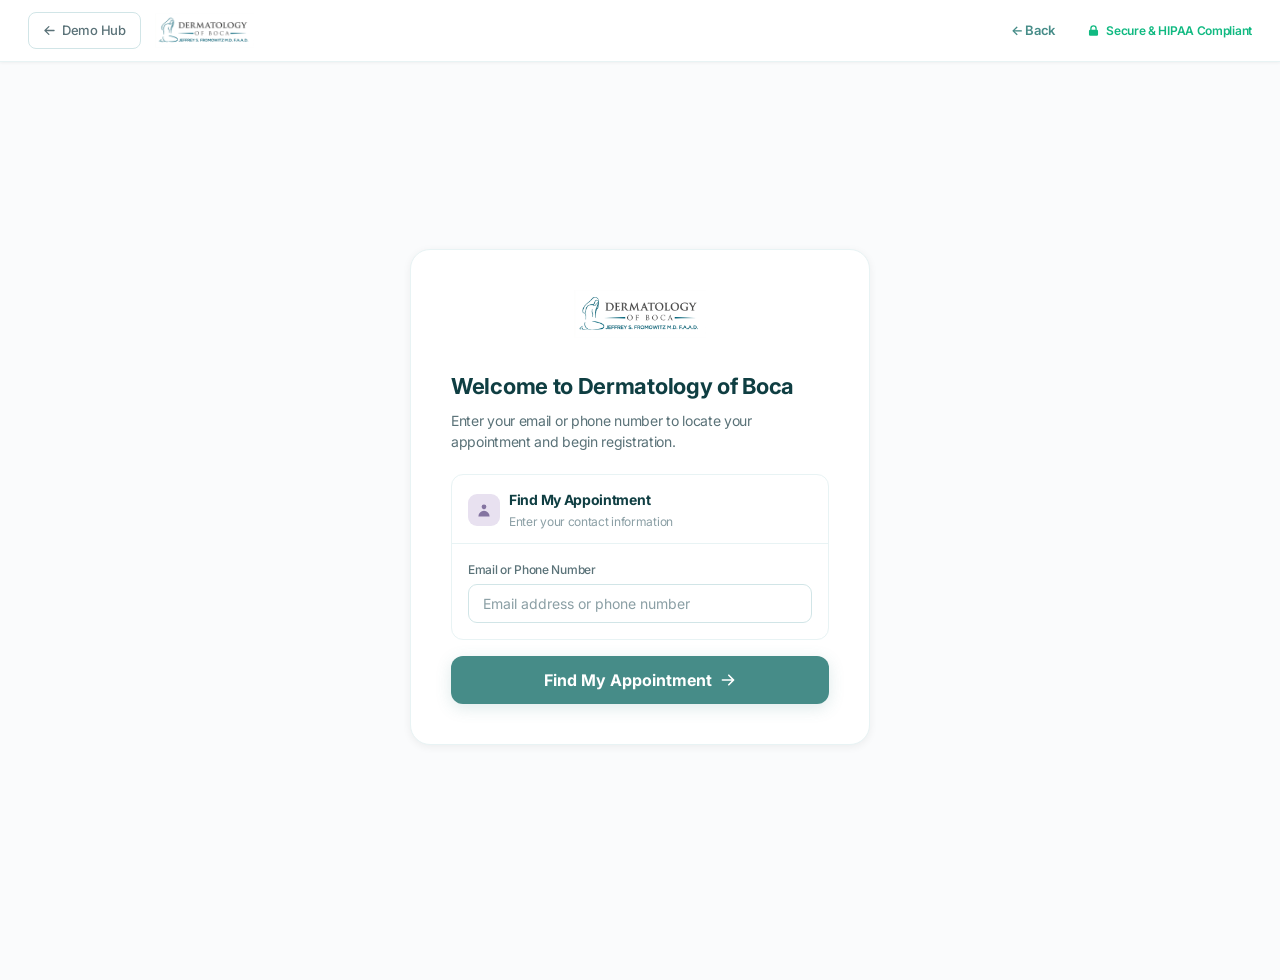
<file: established-patient-desktop.html>
<!DOCTYPE html>
<html lang="en">
<head>
<meta charset="UTF-8">
<meta name="viewport" content="width=device-width, initial-scale=1.0">
<title>Patient Registration - Dermatology of Boca</title>
<link href="https://fonts.googleapis.com/css2?family=Inter:wght@300;400;500;600;700;800&family=Roboto:wght@300;400;500;700&display=swap" rel="stylesheet">
<link rel="stylesheet" href="styles.css">
<style>
/* Reset mobile shell */
body{overflow-y:auto!important;height:auto!important;min-height:100vh}
.app-wrap{position:static!important;overflow:visible!important;height:auto!important}
.app-wrap.active{display:block!important}
.global-nav,.demo-back{display:none!important}

/* Top Nav */
.w-nav{position:sticky;top:0;z-index:500;background:#fff;border-bottom:1px solid var(--borderlt);height:62px;display:flex;align-items:center;padding:0 28px;gap:14px;box-shadow:0 1px 3px rgba(0,0,0,.05)}
.w-nav-back{display:flex;align-items:center;gap:6px;font-size:13px;font-weight:500;color:var(--t2);text-decoration:none;padding:7px 14px;border:1px solid var(--border);border-radius:8px;transition:all .15s;white-space:nowrap}
.w-nav-back:hover{border-color:var(--brand-border);color:var(--brand);background:var(--brand-lt)}
.w-nav-logo{max-height:36px;max-width:150px;object-fit:contain}
.w-nav-sp{flex:1}
.w-nav-secure{display:flex;align-items:center;gap:6px;font-size:12px;font-weight:600;color:var(--green)}

/* Horizontal step wizard */
.w-wizard{position:sticky;top:62px;z-index:400;background:#fff;border-bottom:1px solid var(--borderlt);box-shadow:0 1px 2px rgba(0,0,0,.04)}
.w-wiz-inner{max-width:960px;margin:0 auto;display:flex;align-items:center;padding:0 32px;height:64px}
.w-step-item{display:flex;align-items:center;gap:9px;flex-shrink:0}
.w-step-conn{flex:1;height:2px;background:var(--borderlt);min-width:20px;transition:background .3s}
.w-step-conn.done{background:var(--green)}
.w-snum{width:28px;height:28px;border-radius:50%;display:flex;align-items:center;justify-content:center;font-size:11px;font-weight:700;flex-shrink:0;border:1.5px solid var(--borderlt);background:var(--surface);color:var(--t3);transition:all .3s}
.w-slbl{font-size:12.5px;font-weight:500;color:var(--t3);white-space:nowrap;transition:color .3s}
.w-step-item.active .w-snum{background:var(--orange-lt);border-color:var(--orange);color:var(--orange)}
.w-step-item.active .w-slbl{color:var(--t1);font-weight:600}
.w-step-item.done .w-snum{background:var(--green-bg);border-color:var(--green);color:var(--green)}
.w-step-item.done .w-slbl{color:var(--t2)}

/* Main content */
.w-main{background:var(--bg)}
.w-main-inner{max-width:960px;margin:0 auto;padding:16px 32px 64px}
.w-main .screen{animation:none!important;display:none}
.w-main .screen.active{display:flex;flex-direction:column;gap:20px}

/* Centered card (lookup, mfa) */
.w-ctr{min-height:calc(100vh - 62px);display:flex;align-items:center;justify-content:center}
.w-ccard{background:#fff;border-radius:20px;border:1px solid var(--borderlt);padding:40px;width:100%;max-width:460px;box-shadow:var(--sh2)}
.w-ccard-logo{text-align:center;margin-bottom:24px}
.w-ccard-logo img{max-height:48px;max-width:180px;object-fit:contain}
.w-ccard h2{font-size:22px;font-weight:700;color:var(--t1);margin-bottom:6px}
.w-ccard p{font-size:14px;color:var(--t2);margin-bottom:22px;line-height:1.5}

/* Form screen overrides */
.w-main .hdr{position:static!important;border:1px solid var(--borderlt);border-radius:var(--r);background:#fff}
.w-main .hdr::before,.w-main .hdr::after{display:none}
.w-main .hdr-title{font-size:22px}
.w-main .body{padding:0;background:transparent;gap:20px}
.w-main .bot{position:static;border-top:none;padding:0;background:transparent;margin-top:4px}
.w-main .btn-p{max-width:none}
.w-main .btn-s{max-width:none}
.w-main .step-hint{text-align:left}
.w-main .opt-group{flex-direction:row;flex-wrap:wrap;gap:8px;margin-top:6px}
.w-main .opt-group .opt-btn{flex:1;min-width:100px}
.frow-3{display:grid;grid-template-columns:1fr 1fr;gap:10px}
.w-main .consent-doc{max-height:200px}
.w-main .otp-wrap{justify-content:center;margin:16px 0}
.w-main .otp-inp{width:58px;height:66px;font-size:26px}
.w-main .success-hero{border-radius:var(--r)}
.w-main .next-steps{padding:24px 20px;max-width:none}

/* Wide multi-column form */
.w-wiz-inner,.w-main-inner{max-width:1180px}
.w-main .body .sc-body{display:grid;grid-template-columns:repeat(4,minmax(0,1fr));gap:16px;align-items:start}
.w-main .body .frow-2,.w-main .body .frow-3{display:contents}
.w-main .body .sc-body>.frow{grid-column:span 2}
.w-main .body .sc-body>.ins-upload{grid-column:span 2}
.w-main .body .sc-body>label,.w-main .body .sc-body>div:not(.frow):not(.frow-2):not(.frow-3):not(.ins-upload){grid-column:1 / -1}
.ins-top{display:grid;grid-template-columns:1.4fr 1fr;gap:16px;align-items:stretch}
.ins-top .ins-card,.ins-top .ins-verified{margin:0}
</style>
</head>
<body>

<div class="app-wrap active" id="app-ep-desktop">

<!-- NAV -->
<div class="w-nav">
  <a class="w-nav-back" href="index.html">
    <svg width="13" height="13" viewBox="0 0 20 20" fill="currentColor"><path fill-rule="evenodd" d="M9.707 16.707a1 1 0 01-1.414 0l-6-6a1 1 0 010-1.414l6-6a1 1 0 011.414 1.414L5.414 9H17a1 1 0 110 2H5.414l4.293 4.293a1 1 0 010 1.414z" clip-rule="evenodd"/></svg>
    Demo Hub
  </a>
  <img class="w-nav-logo" src="boca logo.png" alt="Dermatology of Boca">
  <div class="w-nav-sp"></div>
  <span class="w-back" onclick="back()" style="margin-right:18px;font-size:13px;font-weight:600;color:var(--brand);cursor:pointer;white-space:nowrap">&larr; Back</span>
  <div class="w-nav-secure">
    <svg width="13" height="13" viewBox="0 0 20 20" fill="currentColor"><path fill-rule="evenodd" d="M5 9V7a5 5 0 0110 0v2a2 2 0 012 2v5a2 2 0 01-2 2H5a2 2 0 01-2-2v-5a2 2 0 012-2zm8-2v2H7V7a3 3 0 016 0z" clip-rule="evenodd"/></svg>
    Secure &amp; HIPAA Compliant
  </div>
</div>

<!-- STEP WIZARD (revealed after auth) -->
<div class="w-wizard" id="w-wizard-bar" style="display:none">
  <div class="w-wiz-inner">
    <div class="w-step-item" id="ws1"><div class="w-snum">1</div><span class="w-slbl">Your Information</span></div>
    <div class="w-step-conn" id="wc1"></div>
    <div class="w-step-item" id="ws2"><div class="w-snum">2</div><span class="w-slbl">Insurance</span></div>
    <div class="w-step-conn" id="wc2"></div>
    <div class="w-step-item" id="ws3"><div class="w-snum">3</div><span class="w-slbl">Health History</span></div>
    <div class="w-step-conn" id="wc3"></div>
    <div class="w-step-item" id="ws4"><div class="w-snum">4</div><span class="w-slbl">Medical History</span></div>
    <div class="w-step-conn" id="wc4"></div>
    <div class="w-step-item" id="ws5"><div class="w-snum">5</div><span class="w-slbl">Pharmacy</span></div>
    <div class="w-step-conn" id="wc5"></div>
    <div class="w-step-item" id="ws6"><div class="w-snum">6</div><span class="w-slbl">Consents</span></div>
    <div class="w-step-conn" id="wc6"></div>
    <div class="w-step-item" id="ws7"><div class="w-snum">7</div><span class="w-slbl">Payment</span></div>
  </div>
</div>

<!-- MAIN -->
<div class="w-main">
<div class="w-main-inner">

<!-- LOOKUP -->
<div class="screen active" id="s-lookup">
  <div class="w-ctr">
    <div class="w-ccard">
      <div class="w-ccard-logo"><img src="boca logo.png" alt="Dermatology of Boca"></div>
      <h2>Welcome to Dermatology of Boca</h2>
      <p>Enter your email or phone number to locate your appointment and begin registration.</p>
      <div class="sc">
        <div class="sc-head">
          <div class="sc-ic o"><svg width="16" height="16" viewBox="0 0 20 20" fill="var(--orange)"><path fill-rule="evenodd" d="M10 9a3 3 0 100-6 3 3 0 000 6zm-7 9a7 7 0 1114 0H3z" clip-rule="evenodd"/></svg></div>
          <div><div class="sc-title">Find My Appointment</div><div class="sc-sub">Enter your contact information</div></div>
        </div>
        <div class="sc-body">
          <div class="frow"><label>Email or Phone Number</label><input class="fi" placeholder="Email address or phone number" id="lookup-contact" type="text"></div>
        </div>
      </div>
      <div style="margin-top:16px"><button class="btn-p" style="max-width:none" onclick="startCheckIn()">Find My Appointment <svg width="16" height="16" viewBox="0 0 20 20" fill="white"><path fill-rule="evenodd" d="M10.293 3.293a1 1 0 011.414 0l6 6a1 1 0 010 1.414l-6 6a1 1 0 01-1.414-1.414L14.586 11H3a1 1 0 110-2h11.586l-4.293-4.293a1 1 0 010-1.414z" clip-rule="evenodd"/></svg></button></div>
    </div>
  </div>
</div>

<!-- MFA -->
<div class="screen" id="s-mfa">
  <div class="w-ctr">
    <div class="w-ccard">
      <div class="w-ccard-logo"><img src="boca logo.png" alt="Dermatology of Boca"></div>
      <h2>Verify your identity</h2>
      <p>We sent a 4-digit code to your phone and email on file.</p>
      <div class="sc">
        <div class="sc-head">
          <div class="sc-ic o"><svg width="16" height="16" viewBox="0 0 20 20" fill="var(--orange)"><path fill-rule="evenodd" d="M5 9V7a5 5 0 0110 0v2a2 2 0 012 2v5a2 2 0 01-2 2H5a2 2 0 01-2-2v-5a2 2 0 012-2zm8-2v2H7V7a3 3 0 016 0z" clip-rule="evenodd"/></svg></div>
          <div><div class="sc-title">Authentication Code</div></div>
        </div>
        <div class="sc-body">
          <div class="otp-wrap">
            <input class="otp-inp" maxlength="1" id="mfa1" oninput="otpNext(this,'mfa2')">
            <input class="otp-inp" maxlength="1" id="mfa2" oninput="otpNext(this,'mfa3')">
            <input class="otp-inp" maxlength="1" id="mfa3" oninput="otpNext(this,'mfa4')">
            <input class="otp-inp" maxlength="1" id="mfa4">
          </div>
          <div style="text-align:center;font-size:13px;color:var(--t3)">Didn't receive a code? <span style="color:var(--orange);font-weight:600;cursor:pointer" onclick="showToast('New code sent')">Resend</span></div>
        </div>
      </div>
      <div style="margin-top:16px"><button class="btn-p" style="max-width:none" onclick="verifyMFA()">Verify &amp; Continue <svg width="16" height="16" viewBox="0 0 20 20" fill="white"><path fill-rule="evenodd" d="M10.293 3.293a1 1 0 011.414 0l6 6a1 1 0 010 1.414l-6 6a1 1 0 01-1.414-1.414L14.586 11H3a1 1 0 110-2h11.586l-4.293-4.293a1 1 0 010-1.414z" clip-rule="evenodd"/></svg></button></div>
    </div>
  </div>
</div>

<!-- S0: Appointment Overview -->
<div class="screen" id="s0">
  <div class="hdr" style="padding-bottom:24px">
    <div class="hdr-title">You have an upcoming appointment</div>
    <div class="hdr-desc">Please take 3-5 minutes to complete your pre-visit registration.</div>
    <div class="hdr-appt" style="margin-top:14px">
      <svg width="16" height="16" viewBox="0 0 20 20" fill="rgba(255,255,255,.6)"><path fill-rule="evenodd" d="M6 2a1 1 0 00-1 1v1H4a2 2 0 00-2 2v10a2 2 0 002 2h12a2 2 0 002-2V6a2 2 0 00-2-2h-1V3a1 1 0 10-2 0v1H7V3a1 1 0 00-1-1zm0 5a1 1 0 000 2h8a1 1 0 100-2H6z" clip-rule="evenodd"/></svg>
      <div class="hdr-appt-text"><strong>Friday, March 21</strong> at <strong>10:15 AM</strong></div>
    </div>
  </div>
  <div class="body" style="gap:20px">
    <div class="sc">
      <div class="sc-body">
        <div style="display:flex;align-items:center;gap:16px;padding-bottom:16px;border-bottom:1px solid var(--borderlt)">
          <div style="width:52px;height:52px;border-radius:50%;background:linear-gradient(135deg,#08979D,#8B5CF6);display:flex;align-items:center;justify-content:center;font-size:18px;font-weight:700;color:#fff;flex-shrink:0">JD</div>
          <div><div style="font-size:16px;font-weight:700;color:var(--t1)">John Doe</div><div style="font-size:13px;color:var(--t3);margin-top:2px">Established patient</div></div>
        </div>
        <div style="display:grid;grid-template-columns:1fr 1fr 1fr;gap:0">
          <div class="rv" style="padding:12px 0;border-bottom:none"><div><div class="rvl">Provider</div><div class="rvv">Dr. Reyes</div></div></div>
          <div class="rv" style="padding:12px 0;border-bottom:none"><div><div class="rvl">Visit Type</div><div class="rvv">Acne Consult</div></div></div>
          <div class="rv" style="padding:12px 0;border-bottom:none"><div><div class="rvl">Location</div><div class="rvv">2200 N Congress Ave, Miami FL</div></div></div>
        </div>
      </div>
    </div>
    <div style="display:flex;align-items:center;gap:28px;padding:14px 20px;background:var(--green-bg);border:1px solid var(--green-border);border-radius:var(--r)">
      <div style="display:flex;align-items:center;gap:8px;font-size:13px;color:var(--t2)"><span style="width:20px;height:20px;background:#fff;border-radius:50%;display:flex;align-items:center;justify-content:center;font-size:10px;color:var(--green);font-weight:700">✓</span>No app download needed</div>
      <div style="display:flex;align-items:center;gap:8px;font-size:13px;color:var(--t2)"><span style="width:20px;height:20px;background:#fff;border-radius:50%;display:flex;align-items:center;justify-content:center;font-size:10px;color:var(--green);font-weight:700">✓</span>Secure &amp; HIPAA compliant</div>
      <div style="display:flex;align-items:center;gap:8px;font-size:13px;color:var(--t2)"><span style="width:20px;height:20px;background:#fff;border-radius:50%;display:flex;align-items:center;justify-content:center;font-size:10px;color:var(--green);font-weight:700">✓</span>Takes only 3-5 minutes</div>
    </div>
  </div>
  <div class="bot"><button class="btn-p" onclick="next()">Begin Registration <svg width="16" height="16" viewBox="0 0 20 20" fill="white"><path fill-rule="evenodd" d="M10.293 3.293a1 1 0 011.414 0l6 6a1 1 0 010 1.414l-6 6a1 1 0 01-1.414-1.414L14.586 11H3a1 1 0 110-2h11.586l-4.293-4.293a1 1 0 010-1.414z" clip-rule="evenodd"/></svg></button></div>
</div>

<!-- S2: Demographics -->
<div class="screen" id="s2">
  <div class="hdr" style="padding-bottom:20px">
    <div class="hdr-title">Review your information</div>
    <div class="hdr-desc">We've pre-filled your details from our records. Please review and update anything that's changed.</div>
  </div>
  <div class="body">
    <div class="sc">
      <div class="sc-head">
        <div class="sc-ic o"><svg width="16" height="16" viewBox="0 0 20 20" fill="var(--orange)"><path fill-rule="evenodd" d="M10 9a3 3 0 100-6 3 3 0 000 6zm-7 9a7 7 0 1114 0H3z" clip-rule="evenodd"/></svg></div>
        <div><div class="sc-title">Personal Information</div><div class="sc-sub">Click any field to edit</div></div>
      </div>
      <div class="sc-body">
        <div class="frow-2">
          <div class="frow"><label>Title</label><input class="fi filled" value="Mr." disabled></div>
          <div class="frow"><label>Suffix</label><input class="fi filled" value="" placeholder="—" disabled></div>
        </div>
        <div class="frow-2">
          <div class="frow"><label>First Name</label><input class="fi filled" value="John" disabled></div>
          <div class="frow"><label>Last Name</label><input class="fi filled" value="Doe" disabled></div>
        </div>
        <div class="frow-2">
          <div class="frow"><label>Middle Name</label><input class="fi filled" value="Allen" disabled></div>
          <div class="frow"><label>Date of Birth</label><input class="fi filled" type="date" value="2000-11-11" disabled></div>
        </div>
        <div class="frow-2">
          <div class="frow"><label>Sex at Birth</label><select class="fi filled"><option>Female</option><option>Male</option><option>Other</option></select></div>
          <div class="frow"><label>Preferred Language</label><select class="fi filled"><option selected>English</option><option>Spanish</option><option>Russian</option></select></div>
        </div>
        <div class="frow-2">
          <div class="frow"><label>Preferred Pronouns</label><select class="fi filled" id="pronouns"><option>He / Him</option><option selected>She / Her</option><option>They / Them</option></select></div>
        </div>
      </div>
    </div>
    <div class="sc">
      <div class="sc-head">
        <div class="sc-ic b"><svg width="16" height="16" viewBox="0 0 20 20" fill="#3B82F6"><path d="M2 3a1 1 0 011-1h2.153a1 1 0 01.986.836l.74 4.435a1 1 0 01-.54 1.06l-1.548.773a11.037 11.037 0 006.105 6.105l.774-1.548a1 1 0 011.059-.54l4.435.74a1 1 0 01.836.986V17a1 1 0 01-1 1h-2C7.82 18 2 12.18 2 5V3z"/></svg></div>
        <div><div class="sc-title">Contact Information</div></div>
      </div>
      <div class="sc-body">
        <div class="frow-2">
          <div class="frow"><label>Mobile Phone</label><input class="fi filled" value="(561) 555-0199"></div>
          <div class="frow"><label>Email Address</label><input class="fi filled" value="ssingh@email.com"></div>
        </div>
        <div class="frow"><label>Street Address</label><input class="fi filled" value="123 Brickell Ave"></div>
        <div class="frow-3">
          <div class="frow"><label>City</label><input class="fi filled" value="Miami"></div>
          <div class="frow"><label>State</label><input class="fi filled" value="FL"></div>
          <div class="frow"><label>ZIP</label><input class="fi filled" value="33101"></div>
        </div>
      </div>
    </div>
    <div class="sc">
      <div class="sc-head">
        <div class="sc-ic n"><svg width="16" height="16" viewBox="0 0 20 20" fill="#1A1F2E"><path d="M9 6a3 3 0 11-6 0 3 3 0 016 0zM17 6a3 3 0 11-6 0 3 3 0 016 0zM12.93 17c.046-.327.07-.66.07-1a6.97 6.97 0 00-1.5-4.33A5 5 0 0119 16v1h-6.07zM6 11a5 5 0 015 5v1H1v-1a5 5 0 015-5z"/></svg></div>
        <div><div class="sc-title">Emergency Contact</div></div>
      </div>
      <div class="sc-body">
        <div class="frow-2">
          <div class="frow"><label>Contact Type</label><select class="fi"><option selected>Emergency Contact</option><option>Guarantor</option><option>Next of Kin</option><option>Power of Attorney</option><option>Other</option></select></div>
          <div class="frow"><label>Relation Type</label><select class="fi"><option selected>Daughter</option><option>Son</option><option>Spouse</option><option>Parent</option><option>Sibling</option><option>Friend</option><option>Other</option></select></div>
        </div>
        <div class="frow-2">
          <div class="frow"><label>From Date</label><input class="fi" type="date"></div>
          <div class="frow"><label>To Date</label><input class="fi" type="date"></div>
        </div>
        <div class="frow-3">
          <div class="frow"><label>First Name</label><input class="fi" value="Lily"></div>
          <div class="frow"><label>Middle</label><input class="fi" placeholder="Middle"></div>
          <div class="frow"><label>Last Name</label><input class="fi" value="Cofax"></div>
        </div>
        <div class="frow-2">
          <div class="frow"><label>Date of Birth</label><input class="fi" type="date"></div>
          <div class="frow"><label>Gender</label><select class="fi"><option value="" selected disabled>Select…</option><option>Female</option><option>Male</option><option>Other</option></select></div>
        </div>
        <label style="display:flex;align-items:center;gap:9px;cursor:pointer;font-size:13.5px;color:var(--t1)">
          <input type="checkbox" id="ec-same" checked onchange="ecToggleAddr()" style="width:17px;height:17px;accent-color:var(--brand);flex-shrink:0">
          <span>Same as Patient Address</span>
        </label>
        <div id="ec-addr" style="display:none;grid-column:1 / -1">
          <div class="frow" style="margin-bottom:14px"><label>Street Address</label><input class="fi" placeholder="Street address"></div>
          <div class="frow" style="margin-bottom:14px"><label>Suite/Unit</label><input class="fi" placeholder="Suite/Unit"></div>
          <div style="display:grid;grid-template-columns:1fr 1fr 1fr;gap:14px">
            <div class="frow"><label>ZIP Code</label><input class="fi" placeholder="ZIP"></div>
            <div class="frow"><label>City</label><input class="fi" placeholder="City"></div>
            <div class="frow"><label>State</label><input class="fi" placeholder="State"></div>
          </div>
        </div>
        <div class="frow-2">
          <div class="frow"><label>Home Phone</label><input class="fi" placeholder="Home Phone"></div>
          <div class="frow"><label>Work Phone</label><input class="fi" placeholder="Work Phone"></div>
        </div>
        <div class="frow-2">
          <div class="frow"><label>Cell Phone</label><input class="fi" placeholder="Cell Phone"></div>
          <div class="frow"><label>Other Phone</label><input class="fi" placeholder="Other Phone"></div>
        </div>
        <div class="frow"><label>Email</label><input class="fi" type="email" placeholder="email"></div>
      </div>
    </div>
    <div style="padding:10px 14px;background:var(--surface);border-radius:8px;font-size:12.5px;color:var(--t3);border:1px solid var(--borderlt)">Changes will automatically sync to your patient record</div>
  </div>
  <div class="bot"><button class="btn-p" onclick="next()">Information Looks Good →</button></div>
</div>

<!-- S3: Insurance -->
<div class="screen" id="s3">
  <div class="hdr" style="padding-bottom:20px">
    <div class="hdr-title">Insurance &amp; Benefits</div>
    <div class="hdr-desc">We've verified your coverage. Please confirm the details below are up to date.</div>
  </div>
  <div class="body">
    <div class="ins-top">
    <div class="ins-card">
      <div class="ins-card-payer">BlueCross BlueShield Florida</div>
      <div class="ins-card-name">John Doe</div>
      <div class="ins-card-row">
        <div class="ins-card-field"><div class="ins-card-lbl">Member ID</div><div class="ins-card-val">BCB-8812-4403</div></div>
        <div class="ins-card-field"><div class="ins-card-lbl">Group</div><div class="ins-card-val">GRP-00221</div></div>
        <div class="ins-card-field"><div class="ins-card-lbl">Plan</div><div class="ins-card-val">PPO Derm</div></div>
      </div>
    </div>
    <div class="ins-verified">
      <svg width="20" height="20" viewBox="0 0 20 20" fill="#10B981"><path fill-rule="evenodd" d="M6.267 3.455a3.066 3.066 0 001.745-.723 3.066 3.066 0 013.976 0 3.066 3.066 0 001.745.723 3.066 3.066 0 012.812 2.812c.051.643.304 1.254.723 1.745a3.066 3.066 0 010 3.976 3.066 3.066 0 00-.723 1.745 3.066 3.066 0 01-2.812 2.812 3.066 3.066 0 00-1.745.723 3.066 3.066 0 01-3.976 0 3.066 3.066 0 00-1.745-.723 3.066 3.066 0 01-2.812-2.812 3.066 3.066 0 00-.723-1.745 3.066 3.066 0 010-3.976 3.066 3.066 0 00.723-1.745 3.066 3.066 0 012.812-2.812zm7.44 5.252a1 1 0 00-1.414-1.414L9 10.586 7.707 9.293a1 1 0 00-1.414 1.414l2 2a1 1 0 001.414 0l4-4z" clip-rule="evenodd"/></svg>
      <div><div class="ins-verified-text">Coverage Verified - Active</div><div class="ins-verified-sub">Checked via Availity · Today 8:02 AM</div></div>
    </div>
    </div>
    <div style="background:#fff;border-radius:var(--r);border:1px solid var(--borderlt);overflow:hidden">
      <div style="padding:14px 18px;border-bottom:1px solid var(--borderlt);display:flex;align-items:center;justify-content:space-between">
        <div style="font-size:14px;font-weight:700;color:var(--t1)">Benefits Summary</div>
      </div>
      <div style="padding:20px;display:grid;grid-template-columns:1fr 1fr;gap:20px">
        <div style="background:var(--orange-lt);border-radius:10px;padding:16px;display:flex;align-items:center;justify-content:space-between">
          <div>
            <div style="font-size:10px;font-weight:700;color:var(--orange);text-transform:uppercase;letter-spacing:.5px;margin-bottom:4px">Estimated due today</div>
            <div style="font-size:32px;font-weight:700;color:var(--t1);line-height:1">$360</div>
            <div style="font-size:12px;color:var(--t2);margin-top:4px">$40 co-pay + $320 deductible</div>
          </div>
          <div style="width:48px;height:48px;background:var(--orange);border-radius:12px;display:flex;align-items:center;justify-content:center">
            <span style="font-size:24px;font-weight:800;color:#fff;line-height:1;font-family:inherit">$</span>
          </div>
        </div>
        <div style="display:flex;flex-direction:column;gap:12px;justify-content:center">
          <div>
            <div style="display:flex;justify-content:space-between;margin-bottom:6px"><div style="font-size:13px;font-weight:600;color:var(--t2)">Annual Deductible</div><div style="font-size:12px;color:var(--t3)">$1,180 of $1,500</div></div>
            <div style="height:8px;background:var(--borderlt);border-radius:4px;overflow:hidden"><div style="width:78.7%;height:100%;background:linear-gradient(90deg,var(--green),#34D399);border-radius:4px"></div></div>
            <div style="display:flex;justify-content:space-between;margin-top:5px"><div style="font-size:11px;color:var(--green);font-weight:600">78.7% met</div><div style="font-size:11px;color:var(--t3)">$320 remaining</div></div>
          </div>
          <div style="display:flex;align-items:center;justify-content:space-between;padding:10px 12px;background:var(--surface);border-radius:8px;border:1px solid var(--borderlt)">
            <div style="font-size:13px;color:var(--t2)">Specialist co-pay</div>
            <div style="font-size:15px;font-weight:700;color:var(--t1)">$40</div>
          </div>
        </div>
      </div>
    </div>
    <div class="sc">
      <div class="sc-head">
        <div class="sc-ic o"><svg width="16" height="16" viewBox="0 0 20 20" fill="var(--orange)"><path fill-rule="evenodd" d="M4 5a2 2 0 012-2h8a2 2 0 012 2v10a2 2 0 01-2 2H6a2 2 0 01-2-2V5zm3 1h6v4H7V6zm8 8v2h1v-2h-1zM7 15h6v-4H7v4z" clip-rule="evenodd"/></svg></div>
        <div><div class="sc-title">Insurance Card</div><div class="sc-sub">Optional - upload front &amp; back</div></div>
      </div>
      <div class="sc-body" style="flex-direction:row;gap:16px">
        <div class="ins-upload" style="flex:1" id="front-upload" onclick="simulateUpload('front-upload','Front')"><div class="ins-upload-ic">📷</div><div class="ins-upload-title">Front</div><div class="ins-upload-sub">Click to upload</div></div>
        <div class="ins-upload" style="flex:1" id="back-upload" onclick="simulateUpload('back-upload','Back')"><div class="ins-upload-ic">📷</div><div class="ins-upload-title">Back</div><div class="ins-upload-sub">Click to upload</div></div>
      </div>
    </div>
    <div style="display:flex;gap:16px;align-items:stretch">
      <div class="sc" style="flex:1;display:flex;flex-direction:column">
        <div class="sc-head">
          <div class="sc-ic n"><svg width="16" height="16" viewBox="0 0 20 20" fill="#1A1F2E"><path d="M4 4a2 2 0 00-2 2v1h16V6a2 2 0 00-2-2H4zM18 9H2v5a2 2 0 002 2h12a2 2 0 002-2V9zM4 13a1 1 0 011-1h1a1 1 0 110 2H5a1 1 0 01-1-1zm5-1a1 1 0 100 2h1a1 1 0 100-2H9z"/></svg></div>
          <div><div class="sc-title">Driver's License</div><div class="sc-sub">Photo ID</div></div>
        </div>
        <div class="sc-body" style="display:flex;flex-direction:column;flex:1;align-items:stretch">
          <div class="ins-upload" id="dl-upload" style="flex:1" onclick="markUploaded('dl-upload','Driver&#39;s license')"><div class="ins-upload-ic">🪪</div><div class="ins-upload-title">Driver's License</div><div class="ins-upload-sub">Click to upload</div></div>
        </div>
      </div>
      <div class="sc" style="flex:1;display:flex;flex-direction:column">
        <div class="sc-head">
          <div class="sc-ic b"><svg width="16" height="16" viewBox="0 0 20 20" fill="#3B82F6"><path fill-rule="evenodd" d="M4 4a2 2 0 012-2h4.586A2 2 0 0112 2.586L15.414 6A2 2 0 0116 7.414V16a2 2 0 01-2 2H6a2 2 0 01-2-2V4zm2 6a1 1 0 011-1h6a1 1 0 110 2H7a1 1 0 01-1-1zm1 3a1 1 0 100 2h6a1 1 0 100-2H7z" clip-rule="evenodd"/></svg></div>
          <div><div class="sc-title">Other Documents</div><div class="sc-sub">PDF, PNG, JPG, JPEG</div></div>
        </div>
        <div class="sc-body" style="display:flex;flex-direction:column;flex:1;align-items:stretch">
          <div class="ins-upload" style="flex:1">
            <div class="ins-upload-ic">📄</div>
            <div class="ins-upload-title">Upload Documents</div>
            <div class="ins-upload-sub">PDF, PNG, JPG or JPEG</div>
            <input type="file" accept=".pdf,.png,.jpg,.jpeg,application/pdf,image/png,image/jpeg" multiple onchange="otherDocsAdd(this)">
          </div>
          <div id="other-docs-list" style="display:flex;flex-direction:column;gap:8px;margin-top:10px"></div>
        </div>
      </div>
    </div>
    <div class="sc">
      <div class="sc-head">
        <div class="sc-ic n"><svg width="16" height="16" viewBox="0 0 20 20" fill="#1A1F2E"><path d="M4 4a2 2 0 00-2 2v1h16V6a2 2 0 00-2-2H4zM18 9H2v5a2 2 0 002 2h12a2 2 0 002-2V9z"/></svg></div>
        <div><div class="sc-title">Secondary Insurance</div><div class="sc-sub">If applicable</div></div>
      </div>
      <div class="sc-body"><button class="btn-s" style="max-width:240px" onclick="showToast('Secondary insurance form opened')">+ Add Secondary Insurance</button></div>
    </div>
  </div>
  <div class="bot"><button class="btn-p" onclick="next()">Insurance Confirmed →</button></div>
</div>

<!-- S4: Health History -->
<div class="screen" id="s4">
  <div class="hdr" style="padding-bottom:20px">
    <div class="hdr-title">Health History</div>
    <div class="hdr-desc">Your provider needs this to give you the best care. Update anything that's changed.</div>
  </div>
  <div class="body">
    <div class="sc">
      <div class="sc-head">
        <div class="sc-ic r" style="background:var(--red-bg)"><svg width="16" height="16" viewBox="0 0 20 20" fill="#EF4444"><path fill-rule="evenodd" d="M8.257 3.099c.765-1.36 2.722-1.36 3.486 0l5.58 9.92c.75 1.334-.213 2.98-1.742 2.98H4.42c-1.53 0-2.493-1.646-1.743-2.98l5.58-9.92zM11 13a1 1 0 11-2 0 1 1 0 012 0zm-1-8a1 1 0 00-1 1v3a1 1 0 002 0V6a1 1 0 00-1-1z" clip-rule="evenodd"/></svg></div>
        <div><div class="sc-title">Allergies</div><div class="sc-sub">Medications &amp; environmental</div></div>
      </div>
      <div class="sc-body">
        <div id="allergy-list" style="display:flex;flex-direction:column;gap:6px">
          <div class="hx-item"><div class="hx-main"><span class="hx-name">Penicillin</span><span class="a-tag t-allergy">Allergy</span><span class="hx-sub">Severe reaction</span></div><button type="button" class="pharm-remove-btn" onclick="allergyRemove(this)" aria-label="Remove"><svg viewBox="0 0 20 20" fill="currentColor"><path fill-rule="evenodd" d="M9 2a1 1 0 00-.894.553L7.382 4H4a1 1 0 000 2v10a2 2 0 002 2h8a2 2 0 002-2V6a1 1 0 100-2h-3.382l-.724-1.447A1 1 0 0011 2H9zM7 8a1 1 0 012 0v6a1 1 0 11-2 0V8zm5-1a1 1 0 00-1 1v6a1 1 0 102 0V8a1 1 0 00-1-1z" clip-rule="evenodd"/></svg></button></div>
        </div>
        <button class="btn-s" id="allergy-toggle-btn" style="max-width:220px" onclick="allergyToggle()">+ Add Allergy</button>
        <div id="allergy-add" style="display:none;padding:14px;background:var(--surface);border:1px solid var(--borderlt);border-radius:10px">
          <div style="font-size:12px;font-weight:600;color:var(--t2);margin-bottom:6px">Type</div>
          <div class="opt-group" id="allergy-type-group" style="margin-top:0">
            <label class="opt-btn selected" style="justify-content:center"><input type="radio" name="allergy-type" value="Allergy" checked onchange="selectOption(this,'allergy-type-group')">Allergy</label>
            <label class="opt-btn" style="justify-content:center"><input type="radio" name="allergy-type" value="Sensitivity" onchange="selectOption(this,'allergy-type-group')">Sensitivity</label>
          </div>
          <input class="fi" id="allergy-input" placeholder="Allergen (e.g. Penicillin, latex)" style="margin-top:10px">
          <input class="fi" id="allergy-reaction" placeholder="Reaction (e.g. hives, swelling)" style="margin-top:8px">
          <div style="display:flex;gap:10px;margin-top:10px">
            <button class="btn-s" style="flex:1" onclick="allergyToggle()">Cancel</button>
            <button class="btn-p" style="flex:1" onclick="allergyAdd()">Add</button>
          </div>
        </div>
      </div>
    </div>
    <div class="sc">
      <div class="sc-head">
        <div class="sc-ic b"><svg width="16" height="16" viewBox="0 0 20 20" fill="#3B82F6"><path d="M9 2a1 1 0 000 2h2a1 1 0 100-2H9z"/><path fill-rule="evenodd" d="M4 5a2 2 0 012-2 3 3 0 003 3h2a3 3 0 003-3 2 2 0 012 2v11a2 2 0 01-2 2H6a2 2 0 01-2-2V5zm9.707 5.707a1 1 0 00-1.414-1.414L9 12.586l-1.293-1.293a1 1 0 00-1.414 1.414l2 2a1 1 0 001.414 0l4-4z" clip-rule="evenodd"/></svg></div>
        <div><div class="sc-title">Current Medications</div></div>
      </div>
      <div class="sc-body">
        <div id="med-list" style="display:flex;flex-direction:column;gap:6px">
          <div class="hx-item"><span class="hx-name">💊 Tretinoin 0.05% topical</span><button type="button" class="pharm-remove-btn" onclick="medRemove(this)" aria-label="Remove"><svg viewBox="0 0 20 20" fill="currentColor"><path fill-rule="evenodd" d="M9 2a1 1 0 00-.894.553L7.382 4H4a1 1 0 000 2v10a2 2 0 002 2h8a2 2 0 002-2V6a1 1 0 100-2h-3.382l-.724-1.447A1 1 0 0011 2H9zM7 8a1 1 0 012 0v6a1 1 0 11-2 0V8zm5-1a1 1 0 00-1 1v6a1 1 0 102 0V8a1 1 0 00-1-1z" clip-rule="evenodd"/></svg></button></div>
          <div class="hx-item"><span class="hx-name">💊 Doxycycline 100mg oral</span><button type="button" class="pharm-remove-btn" onclick="medRemove(this)" aria-label="Remove"><svg viewBox="0 0 20 20" fill="currentColor"><path fill-rule="evenodd" d="M9 2a1 1 0 00-.894.553L7.382 4H4a1 1 0 000 2v10a2 2 0 002 2h8a2 2 0 002-2V6a1 1 0 100-2h-3.382l-.724-1.447A1 1 0 0011 2H9zM7 8a1 1 0 012 0v6a1 1 0 11-2 0V8zm5-1a1 1 0 00-1 1v6a1 1 0 102 0V8a1 1 0 00-1-1z" clip-rule="evenodd"/></svg></button></div>
        </div>
        <button class="btn-s" id="med-toggle-btn" style="max-width:220px" onclick="medToggle()">+ Add Medication</button>
        <div id="med-add" style="display:none;padding:14px;background:var(--surface);border:1px solid var(--borderlt);border-radius:10px">
          <input class="fi" id="med-input" placeholder="e.g. Tretinoin 0.05% topical">
          <div style="display:flex;gap:10px;margin-top:10px">
            <button class="btn-s" style="flex:1" onclick="medToggle()">Cancel</button>
            <button class="btn-p" style="flex:1" onclick="medAdd()">Add Medication</button>
          </div>
        </div>
      </div>
    </div>
    <div class="sc">
      <div class="sc-head">
        <div class="sc-ic o"><svg width="16" height="16" viewBox="0 0 20 20" fill="var(--orange)"><path fill-rule="evenodd" d="M18 10a8 8 0 11-16 0 8 8 0 0116 0zm-8-3a1 1 0 00-.867.5 1 1 0 11-1.731-1A3 3 0 0113 8a3.001 3.001 0 01-2 2.83V11a1 1 0 11-2 0v-1a1 1 0 011-1 1 1 0 100-2zm0 8a1 1 0 100-2 1 1 0 000 2z" clip-rule="evenodd"/></svg></div>
        <div><div class="sc-title">Visit Questions</div><div class="sc-sub">Specific to your appointment today</div></div>
      </div>
      <div class="sc-body">
        <div class="qblock">
          <div class="qcard" id="q1"><div class="qcard-q">How would you describe your acne since your last visit?</div><div class="qopts"><div class="qopt" onclick="selOpt(this,'q1')">Much better</div><div class="qopt" onclick="selOpt(this,'q1')">Somewhat better</div><div class="qopt" onclick="selOpt(this,'q1')">About the same</div><div class="qopt" onclick="selOpt(this,'q1')">Worse</div></div></div>
          <div class="qcard" id="q2"><div class="qcard-q">Are you using your prescribed Tretinoin as directed?</div><div class="qopts"><div class="qopt" onclick="selOpt(this,'q2')">Yes, every night</div><div class="qopt" onclick="selOpt(this,'q2')">Most nights</div><div class="qopt" onclick="selOpt(this,'q2')">Occasionally</div><div class="qopt sel-no" onclick="selOpt(this,'q2')">Stopped using it</div></div></div>
          <div class="qcard" id="q3"><div class="qcard-q">Are you experiencing any of the following? <span style="font-size:12px;color:var(--t3)">(select all that apply)</span></div><div class="q-tags" id="q3-tags"><div class="qtag sel" onclick="toggleTag(this)">Dryness / flaking</div><div class="qtag" onclick="toggleTag(this)">Redness / irritation</div><div class="qtag" onclick="toggleTag(this)">New breakouts</div><div class="qtag" onclick="toggleTag(this)">Scarring concerns</div><div class="qtag" onclick="toggleTag(this)">Sun sensitivity</div><div class="qtag" onclick="toggleTag(this)">None of the above</div></div></div>
          <div class="qcard" id="q4"><div class="qcard-q">Have you used any new skincare products or supplements in the last 3 months?</div><div class="qopts"><div class="qopt" onclick="selOpt(this,'q4')">Yes</div><div class="qopt sel-no" onclick="selOpt(this,'q4')">No</div></div></div>
          <div class="qcard" id="q5"><div class="qcard-q">Any other concerns you'd like to address today?</div><textarea class="fi" rows="3" placeholder="Describe any new symptoms, changes, or questions for Dr. Reyes..." style="resize:vertical"></textarea></div>
        </div>
      </div>
    </div>
  </div>
  <div class="bot"><button class="btn-p" onclick="next()">Submit Health History →</button></div>
</div>

<!-- S4M: Medical History -->
<div class="screen" id="s4m">
  <div class="hdr" style="padding-bottom:22px">
    <div class="hdr-title">Medical History</div>
    <div class="hdr-desc">Click Admits or Denies for each. Everything defaults to Denies.</div>
  </div>
  <div class="body">
    <div class="sc">
      <div class="sc-head">
        <div class="sc-ic r" style="background:var(--red-bg)"><svg width="16" height="16" viewBox="0 0 20 20" fill="#EF4444"><path fill-rule="evenodd" d="M3.172 5.172a4 4 0 015.656 0L10 6.343l1.172-1.171a4 4 0 115.656 5.656L10 17.657l-6.828-6.829a4 4 0 010-5.656z" clip-rule="evenodd"/></svg></div>
        <div><div class="sc-title">Medical History</div><div class="sc-sub">Click Admits or Denies for each</div></div>
      </div>
      <div class="sc-body">
        <div class="mh-list">
          <div class="mh-row"><span class="mh-label">Migraine</span><div class="mh-seg"><button type="button" class="deny on" onclick="mhToggle(this)">Denies</button><button type="button" class="admit" onclick="mhToggle(this)">Admits</button></div></div>
          <div class="mh-row"><span class="mh-label">Diabetes</span><div class="mh-seg"><button type="button" class="deny on" onclick="mhToggle(this)">Denies</button><button type="button" class="admit" onclick="mhToggle(this)">Admits</button></div></div>
          <div class="mh-row"><span class="mh-label">High Blood Pressure</span><div class="mh-seg"><button type="button" class="deny on" onclick="mhToggle(this)">Denies</button><button type="button" class="admit" onclick="mhToggle(this)">Admits</button></div></div>
          <div class="mh-row"><span class="mh-label">Asthma</span><div class="mh-seg"><button type="button" class="deny on" onclick="mhToggle(this)">Denies</button><button type="button" class="admit" onclick="mhToggle(this)">Admits</button></div></div>
          <div class="mh-row"><span class="mh-label">Heart Disease</span><div class="mh-seg"><button type="button" class="deny on" onclick="mhToggle(this)">Denies</button><button type="button" class="admit" onclick="mhToggle(this)">Admits</button></div></div>
          <div class="mh-row"><span class="mh-label">Thyroid Disorder</span><div class="mh-seg"><button type="button" class="deny on" onclick="mhToggle(this)">Denies</button><button type="button" class="admit" onclick="mhToggle(this)">Admits</button></div></div>
          <div class="mh-row"><span class="mh-label">Seizures</span><div class="mh-seg"><button type="button" class="deny on" onclick="mhToggle(this)">Denies</button><button type="button" class="admit" onclick="mhToggle(this)">Admits</button></div></div>
          <div class="mh-row"><span class="mh-label">Cancer</span><div class="mh-seg"><button type="button" class="deny on" onclick="mhToggle(this)">Denies</button><button type="button" class="admit" onclick="mhToggle(this)">Admits</button></div></div>
          <div class="mh-row"><span class="mh-label">Tobacco Use</span><div class="mh-seg"><button type="button" class="deny on" onclick="mhToggle(this)">Denies</button><button type="button" class="admit" onclick="mhToggle(this)">Admits</button></div></div>
          <div class="mh-row"><span class="mh-label">Alcohol Use</span><div class="mh-seg"><button type="button" class="deny on" onclick="mhToggle(this)">Denies</button><button type="button" class="admit" onclick="mhToggle(this)">Admits</button></div></div>
          <div class="mh-row"><span class="mh-label">Recreational Drug Use</span><div class="mh-seg"><button type="button" class="deny on" onclick="mhToggle(this)">Denies</button><button type="button" class="admit" onclick="mhToggle(this)">Admits</button></div></div>
        </div>
      </div>
    </div>
  </div>
  <div class="bot"><button class="btn-p" onclick="next()">Continue →</button></div>
</div>

<!-- S4P: Pharmacy -->
<div class="screen" id="s4p">
  <div class="hdr" style="padding-bottom:22px">
    <div class="hdr-title">Pharmacies</div>
    <div class="hdr-desc">Where we'll send your prescriptions. You can add more than one.</div>
  </div>
  <div class="body">
    <div class="sc">
      <div class="sc-head">
        <div class="sc-ic g"><svg width="16" height="16" viewBox="0 0 20 20" fill="#10B981"><path fill-rule="evenodd" d="M10 2a1 1 0 011 1v1h3a1 1 0 011 1v3a1 1 0 01-1 1h-3v6a1 1 0 11-2 0v-6H5a1 1 0 01-1-1V6a1 1 0 011-1h3V3a1 1 0 011-1z" clip-rule="evenodd"/></svg></div>
        <div><div class="sc-title">Your Pharmacies</div><div class="sc-sub">Where prescriptions are sent</div></div>
      </div>
      <div class="sc-body">
        <div id="pharm-list" style="display:flex;flex-direction:column;gap:10px">
          <div class="pharm-current is-primary">
            <div class="pharm-card-ic"><svg width="18" height="18" viewBox="0 0 20 20" fill="currentColor"><path fill-rule="evenodd" d="M10 2a1 1 0 011 1v1h3a1 1 0 011 1v3a1 1 0 01-1 1h-3v6a1 1 0 11-2 0v-6H5a1 1 0 01-1-1V6a1 1 0 011-1h3V3a1 1 0 011-1z" clip-rule="evenodd"/></svg></div>
            <div class="pharm-card-main">
              <div class="pharm-name">CVS Pharmacy #2841</div>
              <div class="pharm-addr">123 Brickell Ave, Miami, FL 33101</div>
              <div class="pharm-phone">(305) 555-0142</div>
            </div>
            <div class="pharm-actions">
              <div class="pharm-mark-row"><span class="pharm-badge">✓ My Pharmacy</span><button type="button" class="pharm-mark-btn" onclick="pharmMark(this)">Mark as my pharmacy</button></div>
              <button type="button" class="pharm-remove-btn" onclick="pharmRemove(this)" aria-label="Remove"><svg viewBox="0 0 20 20" fill="currentColor"><path fill-rule="evenodd" d="M9 2a1 1 0 00-.894.553L7.382 4H4a1 1 0 000 2v10a2 2 0 002 2h8a2 2 0 002-2V6a1 1 0 100-2h-3.382l-.724-1.447A1 1 0 0011 2H9zM7 8a1 1 0 012 0v6a1 1 0 11-2 0V8zm5-1a1 1 0 00-1 1v6a1 1 0 102 0V8a1 1 0 00-1-1z" clip-rule="evenodd"/></svg></button>
            </div>
          </div>
        </div>
        <button class="btn-s" style="margin-top:12px;max-width:240px" onclick="pharmOpenModal()">+ Add Pharmacy</button>
      </div>
    </div>

    <div class="pharm-modal" id="pharm-modal" onclick="if(event.target===this)pharmCloseModal()">
      <div class="pharm-modal-inner">
        <div class="pharm-modal-head">
          <div><div class="pharm-modal-title">Find a Pharmacy</div><div class="pharm-modal-sub">Search by name and location</div></div>
          <button class="pharm-modal-close" onclick="pharmCloseModal()">&times;</button>
        </div>
        <div class="pharm-modal-body">
          <div class="frow"><label>Pharmacy Name</label><input class="fi" id="pharm-q-name" placeholder="e.g. CVS, Walgreens, Publix"></div>
          <div class="frow"><label>Address, City, or ZIP</label><input class="fi" id="pharm-q-addr" placeholder="e.g. Miami, FL or 33101"></div>
          <button class="btn-p" onclick="pharmSearch()">Search Pharmacies</button>
          <div class="pharm-results" id="pharm-results"></div>
        </div>
      </div>
    </div>
  </div>
  <div class="bot"><button class="btn-p" onclick="next()">Confirm Pharmacy →</button></div>
</div>

<!-- S5: Consents -->
<div class="screen" id="s5">
  <div class="hdr" style="padding-bottom:18px">
    <div class="hdr-title">Review &amp; Sign Documents</div>
    <div class="hdr-desc">Click any document below to read and sign. All three are required to continue.</div>
  </div>
  <div class="body">
    <div class="docs-progress">
      <div class="docs-progress-bar"><div class="docs-progress-fill" id="docs-progress-fill"></div></div>
      <div class="docs-progress-text"><strong id="docs-signed-count">0</strong> of <span id="docs-total-count">3</span> signed</div>
    </div>
    <div class="docs-list" id="docs-list"></div>
  </div>
  <div class="bot">
    <button class="btn-p" id="consent-btn" onclick="next()" disabled>Continue →</button>
    <div class="step-hint">All documents must be signed to continue</div>
  </div>
</div>

<!-- S6: Payment -->
<div class="screen" id="s6">
  <div class="hdr" style="padding-bottom:20px">
    <div class="hdr-title">Payment</div>
    <div class="hdr-desc">Paying before your visit reduces wait time and helps our staff serve you faster.</div>
  </div>
  <div class="body">
    <div class="pay-total">
      <div class="pay-total-label">Balance</div>
      <div class="pay-total-amt">$380<span style="font-size:22px">.00</span></div>
    </div>
  </div>
  <div class="bot">
    <button class="btn-p" onclick="next()">Pay Now →</button>
  </div>
</div>

<!-- S7: Confirmation -->
<div class="screen" id="s7">
  <div class="success-hero">
    <div class="success-ring"><svg viewBox="0 0 24 24" fill="none" stroke="#10B981" stroke-width="2.5" stroke-linecap="round" stroke-linejoin="round"><path d="M20 6L9 17l-5-5"/></svg></div>
    <div class="success-sub">Your registration is complete and has been sent to Dermatology of Boca. See you soon!</div>
  </div>
  <div class="next-steps">
    <div class="ns-item"><div class="ns-ic">1</div><div><div class="ns-title">Registration Complete</div><div class="ns-sub">Demographics, insurance &amp; consents submitted</div></div></div>
    <div class="ns-item"><div class="ns-ic">2</div><div><div class="ns-title" id="pay-confirm-title">Payment Collected</div><div class="ns-sub" id="pay-confirm-sub">$380.00 co-pay + balance · Receipt emailed</div></div></div>
    <div class="ns-item"><div class="ns-ic">3</div><div><div class="ns-title">Appointment Confirmed</div><div class="ns-sub">Today at 10:15 AM · Dr. Isabel Reyes · Room 3B</div></div></div>
  </div>
  <div style="padding:8px 20px 24px;text-align:center;font-size:13px;color:var(--t3)">Questions? Call Dermatology of Boca: <strong style="color:var(--t1)">(561) 555-0100</strong></div>
  <div class="bot"><button class="btn-p" onclick="logout()">Done</button></div>
</div>

<!-- S-LOGOUT: Logged out -->
<div class="screen" id="s-logout">
  <div style="display:flex;flex-direction:column;align-items:center;justify-content:center;text-align:center;min-height:70vh;padding:24px;gap:16px">
    <div style="width:72px;height:72px;border-radius:50%;background:var(--brand-lt);display:flex;align-items:center;justify-content:center">
      <svg width="34" height="34" viewBox="0 0 20 20" fill="var(--brand)"><path fill-rule="evenodd" d="M3 3a1 1 0 011-1h6a1 1 0 110 2H5v12h5a1 1 0 110 2H4a1 1 0 01-1-1V3zm11.293 3.293a1 1 0 011.414 0l3 3a1 1 0 010 1.414l-3 3a1 1 0 01-1.414-1.414L15.586 11H9a1 1 0 110-2h6.586l-1.293-1.293a1 1 0 010-1.414z" clip-rule="evenodd"/></svg>
    </div>
    <div style="font-size:24px;font-weight:700;color:var(--t1)">You have been logged out</div>
    <div style="font-size:14.5px;color:var(--t2);max-width:400px;line-height:1.55">Your registration is complete and your session has ended securely. You can safely close this window.</div>
  </div>
</div>

</div><!-- /w-main-inner -->
</div><!-- /w-main -->
</div><!-- /app-wrap -->

<div class="g-toast" id="g-toast"></div>

<script>
// Utilities
function showToast(msg) {
  var t = document.getElementById('g-toast');
  t.textContent = msg;
  t.classList.add('show');
  setTimeout(function(){ t.classList.remove('show'); }, 2800);
}
function otpNext(el, nextId) {
  if (el.value) { el.classList.add('filled'); var n = document.getElementById(nextId); if (n) n.focus(); }
}
function selectOption(radio, groupId) {
  var g = document.getElementById(groupId);
  g.querySelectorAll('.opt-btn').forEach(function(b){ b.classList.remove('selected'); });
  radio.closest('.opt-btn').classList.add('selected');
}
function simulateUpload(id, side) {
  var el = document.getElementById(id);
  el.classList.add('done');
  el.innerHTML = '<div style="font-size:24px;margin-bottom:4px">✓</div><div style="font-size:13px;font-weight:600;color:var(--green)">'+side+' Uploaded</div>';
  showToast('Insurance card ' + side.toLowerCase() + ' uploaded');
}
function selOpt(el, cardId) {
  var c = document.getElementById(cardId);
  c.querySelectorAll('.qopt').forEach(function(o){ o.classList.remove('sel','sel-no'); });
  el.classList.add('sel');
  c.classList.add('answered');
}
function toggleTag(el) { el.classList.toggle('sel'); }

var hipSigned = false, finSigned = false, authChecked = false;
function sign(sigId, statusId) {
  document.getElementById(sigId).classList.add('signed');
  document.getElementById(sigId).innerHTML = '<div class="sig-text">John Doe</div>';
  var st = document.getElementById(statusId);
  st.textContent = '✓ Signed - ' + new Date().toLocaleTimeString([],{hour:'2-digit',minute:'2-digit'});
  st.style.color = 'var(--green)';
  if (sigId === 'sig-hipaa') hipSigned = true;
  if (sigId === 'sig-fin') finSigned = true;
  checkConsentBtn();
  showToast('Signature captured & timestamped');
}
function checkAuth() {
  authChecked = document.getElementById('auth-check').checked;
  checkConsentBtn();
}
function checkConsentBtn() {
  var btn = document.getElementById('consent-btn');
  if (btn) btn.disabled = !(hipSigned && finSigned && authChecked);
}

// Navigation - explicit screen order. s0 = overview (no wizard step).
// Wizard steps: s2,s3,s4,s4p,s5,s6 (6). s4p = Pharmacy. s7 = confirmation.
var _EP_FLOW = ['s0','s2','s3','s4','s4m','s4p','s5','s6','s7'];
var cur = '';
var _wsMap = {s2:0, s3:1, s4:2, s4m:3, s4p:4, s5:5, s6:6};
var _wsIds = ['ws1','ws2','ws3','ws4','ws5','ws6','ws7'];
var _wcIds = ['wc1','wc2','wc3','wc4','wc5','wc6'];

function _show(id) {
  var el = document.getElementById(id);
  if (el) { el.classList.add('active'); window.scrollTo(0,0); }
}
function _hide(id) {
  var el = document.getElementById(id);
  if (el) el.classList.remove('active');
}
function _updateSteps(id) {
  var lg = _wsMap[id];
  _wsIds.forEach(function(w,i) {
    var el = document.getElementById(w);
    if (!el) return;
    el.classList.remove('active','done');
    if (lg === undefined) return;
    if (i < lg) el.classList.add('done');
    else if (i === lg) el.classList.add('active');
  });
  _wcIds.forEach(function(w,i) {
    var el = document.getElementById(w);
    if (el) el.classList.toggle('done', lg !== undefined && i < lg);
  });
}

function startCheckIn() { _hide('s-lookup'); _show('s-mfa'); }

function verifyMFA() {
  _hide('s-mfa');
  cur = 's0';
  document.getElementById('w-wizard-bar').style.display = '';
  _show('s0');
}

function next() {
  if (!cur) return;
  _hide(cur);
  var idx = _EP_FLOW.indexOf(cur);
  cur = _EP_FLOW[idx + 1] || cur;
  _updateSteps(cur);
  _show(cur);
}

function back() {
  if (!cur) return;
  var idx = _EP_FLOW.indexOf(cur);
  if (idx <= 0) return;
  _hide(cur);
  cur = _EP_FLOW[idx - 1];
  _updateSteps(cur);
  _show(cur);
}

// ── Insurance / ID uploads ──
function markUploaded(id, label) {
  var el = document.getElementById(id);
  if (!el) return;
  el.classList.add('done');
  el.innerHTML = '<div style="font-size:24px;margin-bottom:4px">✓</div><div style="font-size:13px;font-weight:600;color:var(--green)">' + label + ' uploaded</div>';
  if (typeof showToast === 'function') showToast(label + ' uploaded');
}
function otherDocsAdd(input) {
  var list = document.getElementById('other-docs-list');
  if (!list || !input.files) return;
  for (var i = 0; i < input.files.length; i++) {
    var name = input.files[i].name;
    var row = document.createElement('div');
    row.style.cssText = 'display:flex;align-items:center;justify-content:space-between;gap:10px;padding:9px 12px;background:var(--surface);border:1px solid var(--borderlt);border-radius:8px';
    row.innerHTML = '<span style="font-size:13px;color:var(--t1);overflow:hidden;text-overflow:ellipsis;white-space:nowrap">📄 ' + name + '</span><span style="font-size:12px;color:var(--t3);cursor:pointer;flex-shrink:0" onclick="this.parentNode.remove()">Remove</span>';
    list.appendChild(row);
  }
  input.value = '';
  if (typeof showToast === 'function') showToast('Document added');
}

// ── Allergies ──
function allergyToggle() {
  var p = document.getElementById('allergy-add');
  var b = document.getElementById('allergy-toggle-btn');
  if (!p) return;
  var hidden = (!p.style.display || p.style.display === 'none');
  p.style.display = hidden ? 'block' : 'none';
  if (b) b.style.display = hidden ? 'none' : '';
}
function allergyAdd() {
  var inp = document.getElementById('allergy-input');
  var val = (inp.value || '').trim();
  if (!val) { if (typeof showToast === 'function') showToast('Enter an allergy'); return; }
  var typeEl = document.querySelector('input[name="allergy-type"]:checked');
  var rx = (document.getElementById('allergy-reaction').value || '').trim();
  var type = typeEl ? typeEl.value : 'Allergy';
  var tagCls = type === 'Sensitivity' ? 't-sensitivity' : 't-allergy';
  var row = document.createElement('div');
  row.className = 'hx-item';
  row.innerHTML = '<div class="hx-main"><span class="hx-name">' + val + '</span><span class="a-tag ' + tagCls + '">' + type + '</span>' + (rx ? '<span class="hx-sub">' + rx + '</span>' : '') + '</div><button type="button" class="pharm-remove-btn" onclick="allergyRemove(this)" aria-label="Remove"><svg viewBox="0 0 20 20" fill="currentColor"><path fill-rule="evenodd" d="M9 2a1 1 0 00-.894.553L7.382 4H4a1 1 0 000 2v10a2 2 0 002 2h8a2 2 0 002-2V6a1 1 0 100-2h-3.382l-.724-1.447A1 1 0 0011 2H9zM7 8a1 1 0 012 0v6a1 1 0 11-2 0V8zm5-1a1 1 0 00-1 1v6a1 1 0 102 0V8a1 1 0 00-1-1z" clip-rule="evenodd"/></svg></button>';
  document.getElementById('allergy-list').appendChild(row);
  inp.value = '';
  var rxEl = document.getElementById('allergy-reaction'); if (rxEl) rxEl.value = '';
  allergyToggle();
  if (typeof showToast === 'function') showToast('Allergy added');
}
function allergyRemove(el) { var r = el.closest('div'); if (r) r.remove(); }

// ── Medications ──
function medToggle() {
  var p = document.getElementById('med-add');
  var b = document.getElementById('med-toggle-btn');
  if (!p) return;
  var hidden = (!p.style.display || p.style.display === 'none');
  p.style.display = hidden ? 'block' : 'none';
  if (b) b.style.display = hidden ? 'none' : '';
}
function medAdd() {
  var inp = document.getElementById('med-input');
  var val = (inp.value || '').trim();
  if (!val) { if (typeof showToast === 'function') showToast('Enter a medication'); return; }
  var row = document.createElement('div');
  row.className = 'hx-item';
  row.innerHTML = '<span class="hx-name">💊 ' + val + '</span><button type="button" class="pharm-remove-btn" onclick="medRemove(this)" aria-label="Remove"><svg viewBox="0 0 20 20" fill="currentColor"><path fill-rule="evenodd" d="M9 2a1 1 0 00-.894.553L7.382 4H4a1 1 0 000 2v10a2 2 0 002 2h8a2 2 0 002-2V6a1 1 0 100-2h-3.382l-.724-1.447A1 1 0 0011 2H9zM7 8a1 1 0 012 0v6a1 1 0 11-2 0V8zm5-1a1 1 0 00-1 1v6a1 1 0 102 0V8a1 1 0 00-1-1z" clip-rule="evenodd"/></svg></button>';
  document.getElementById('med-list').appendChild(row);
  inp.value = '';
  medToggle();
  if (typeof showToast === 'function') showToast('Medication added');
}
function medRemove(el) { var r = el.closest('div'); if (r) r.remove(); }

// ── Emergency contact address toggle ──
function ecToggleAddr() {
  var cb = document.getElementById('ec-same');
  var addr = document.getElementById('ec-addr');
  if (!cb || !addr) return;
  addr.style.display = cb.checked ? 'none' : 'block';
}

// ── Logout (end of flow) ──
function logout() {
  _hide('s7');
  var wb = document.getElementById('w-wizard-bar');
  if (wb) wb.style.display = 'none';
  var bk = document.querySelector('.w-back');
  if (bk) bk.style.display = 'none';
  _show('s-logout');
}

// ── Medical history admit/deny toggle ──
function mhToggle(btn) {
  var seg = btn.parentNode;
  var btns = seg.querySelectorAll('button');
  for (var i = 0; i < btns.length; i++) btns[i].classList.remove('on');
  btn.classList.add('on');
}

// ── Pharmacy step ──
var _PHARMACIES = [
  {name:'CVS Pharmacy #2841', addr:'123 Brickell Ave, Miami, FL 33101', phone:'(305) 555-0142'},
  {name:'Walgreens #5512', addr:'880 SW 8th St, Miami, FL 33130', phone:'(305) 555-0188'},
  {name:'Publix Pharmacy #0432', addr:'1776 Biscayne Blvd, Miami, FL 33132', phone:'(305) 555-0110'},
  {name:'Navarro Discount Pharmacy', addr:'2200 NW 7th St, Miami, FL 33125', phone:'(305) 555-0163'},
  {name:'Costco Pharmacy', addr:'3805 SW 137th Ave, Miami, FL 33175', phone:'(305) 555-0199'},
  {name:'Walmart Pharmacy #1733', addr:'3200 NW 79th St, Miami, FL 33147', phone:'(305) 555-0124'}
];
function pharmOpenModal() {
  var m = document.getElementById('pharm-modal');
  if (!m) return;
  m.classList.add('show');
  pharmSearch();
}
function pharmCloseModal() {
  var m = document.getElementById('pharm-modal');
  if (m) m.classList.remove('show');
}
function pharmMark(btn) {
  var card = btn.closest('.pharm-current');
  if (!card) return;
  var cards = document.querySelectorAll('#pharm-list .pharm-current');
  for (var i = 0; i < cards.length; i++) cards[i].classList.remove('is-primary');
  card.classList.add('is-primary');
  if (typeof showToast === 'function') showToast('Set as your pharmacy');
}
function pharmSearch() {
  var nq = (document.getElementById('pharm-q-name').value || '').toLowerCase().trim();
  var aq = (document.getElementById('pharm-q-addr').value || '').toLowerCase().trim();
  var box = document.getElementById('pharm-results');
  if (!box) return;
  var matches = _PHARMACIES.filter(function(p) {
    return (!nq || p.name.toLowerCase().indexOf(nq) !== -1) && (!aq || p.addr.toLowerCase().indexOf(aq) !== -1);
  });
  box.innerHTML = '';
  if (!matches.length) {
    box.innerHTML = '<div class="pharm-empty">No pharmacies found. Try a different name or location.</div>';
    return;
  }
  matches.forEach(function(p) {
    var row = document.createElement('button');
    row.type = 'button';
    row.className = 'pharm-result';
    row.onclick = function() { pharmSelect(p.name, p.addr, p.phone); };
    row.innerHTML = '<div class="pharm-result-main"><div class="pharm-name">' + p.name + '</div><div class="pharm-addr">' + p.addr + '</div><div class="pharm-phone">' + p.phone + '</div></div><span class="pharm-result-add">Select</span>';
    box.appendChild(row);
  });
}
function pharmSelect(name, addr, phone) {
  var list = document.getElementById('pharm-list');
  if (list) {
    var card = document.createElement('div');
    card.className = 'pharm-current';
    card.innerHTML = '<div class="pharm-card-ic"><svg width="18" height="18" viewBox="0 0 20 20" fill="currentColor"><path fill-rule="evenodd" d="M10 2a1 1 0 011 1v1h3a1 1 0 011 1v3a1 1 0 01-1 1h-3v6a1 1 0 11-2 0v-6H5a1 1 0 01-1-1V6a1 1 0 011-1h3V3a1 1 0 011-1z" clip-rule="evenodd"/></svg></div><div class="pharm-card-main"><div class="pharm-name">' + name + '</div><div class="pharm-addr">' + addr + '</div><div class="pharm-phone">' + phone + '</div></div><div class="pharm-actions"><div class="pharm-mark-row"><span class="pharm-badge">✓ My Pharmacy</span><button type="button" class="pharm-mark-btn" onclick="pharmMark(this)">Mark as my pharmacy</button></div><button type="button" class="pharm-remove-btn" onclick="pharmRemove(this)" aria-label="Remove"><svg viewBox="0 0 20 20" fill="currentColor"><path fill-rule="evenodd" d="M9 2a1 1 0 00-.894.553L7.382 4H4a1 1 0 000 2v10a2 2 0 002 2h8a2 2 0 002-2V6a1 1 0 100-2h-3.382l-.724-1.447A1 1 0 0011 2H9zM7 8a1 1 0 012 0v6a1 1 0 11-2 0V8zm5-1a1 1 0 00-1 1v6a1 1 0 102 0V8a1 1 0 00-1-1z" clip-rule="evenodd"/></svg></button></div>';
    list.appendChild(card);
  }
  pharmCloseModal();
  var qn = document.getElementById('pharm-q-name'); if (qn) qn.value = '';
  var qa = document.getElementById('pharm-q-addr'); if (qa) qa.value = '';
  if (typeof showToast === 'function') showToast('Pharmacy added');
}
function pharmRemove(el) { var c = el.closest('.pharm-current'); if (c) c.remove(); }

// direct=1 param: skip lookup/mfa AND the s0 overview - land straight on s2
if (window.location.search.indexOf('direct=1') !== -1) {
  _hide('s-lookup');
  cur = 's2';
  document.getElementById('w-wizard-bar').style.display = '';
  _updateSteps('s2');
  _show('s2');
}
</script>
<script>
// Rename Financial Policy -> Credit Card Consent (keeps all three documents)
window.CONSENT_OVERRIDES = {
  fin: {
    title: 'Credit Card Consent',
    eyebrow: 'Credit Card Authorization',
    subtitle: 'Authorization to keep a card on file and charge balances due',
    body: ''
      + '<p>By signing below, you authorize Dermatology of Boca to securely store your credit card on file and to charge it for amounts you owe, including co-payments, co-insurance, deductibles, and balances not covered by your insurance.</p>'
      + '<h3>How Your Card Is Used</h3>'
      + '<ul>'
      + '<li>Your card is stored securely by our PCI-compliant payment processor and is never visible to practice staff.</li>'
      + '<li>We charge the card only for patient-responsible balances, typically after your insurance has processed the claim.</li>'
      + '<li>You will receive an emailed receipt for every charge.</li>'
      + '</ul>'
      + '<h3>Your Authorization</h3>'
      + '<p>This authorization remains in effect until you notify the practice in writing that you wish to revoke it. You remain responsible for any balances incurred before revocation.</p>'
  }
};
</script>
<script src="consent-modal.js"></script>
</body>
</html>
</file>
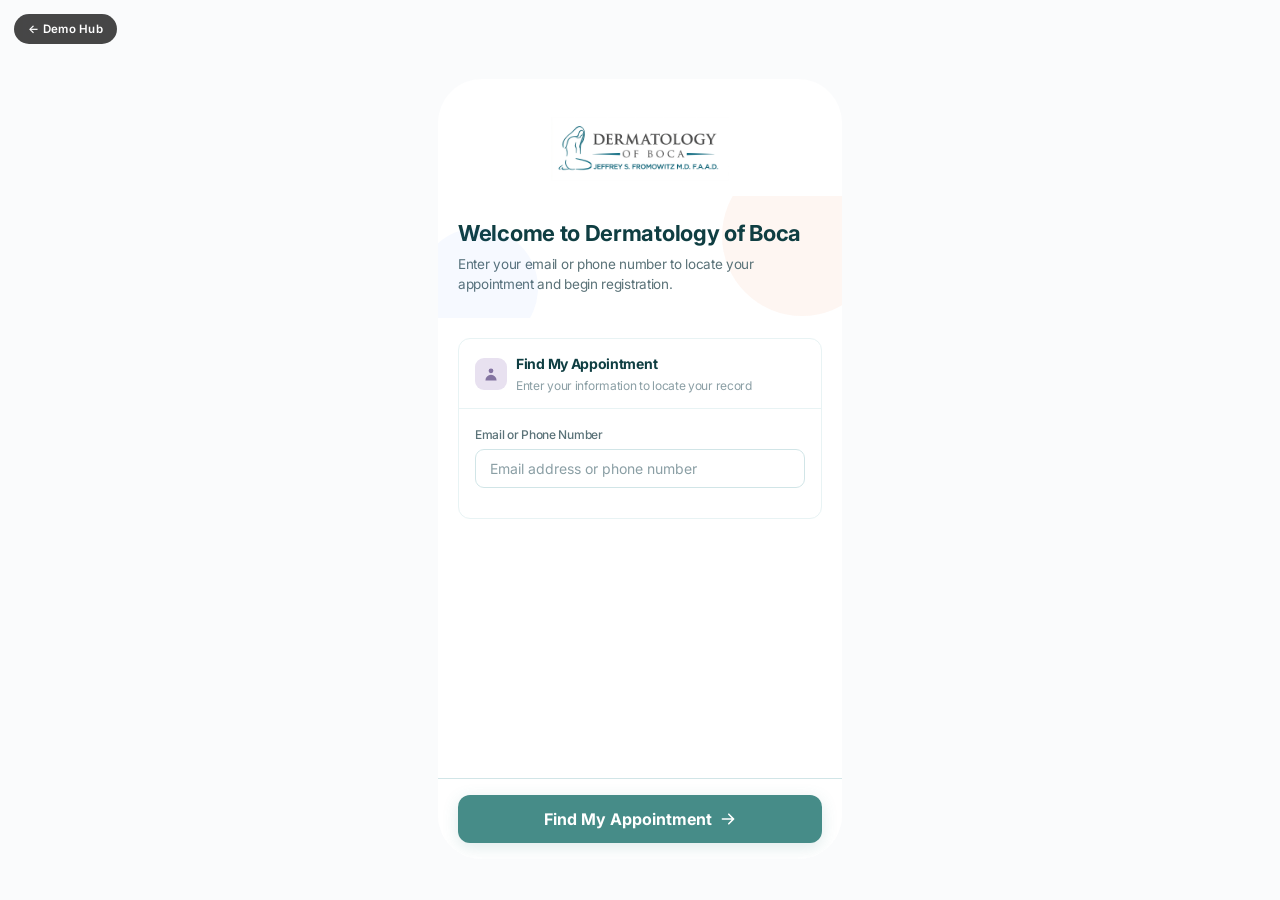
<file: established-patient.html>
﻿<!DOCTYPE html>
<html lang="en">
<head>
<meta charset="UTF-8">
<meta name="viewport" content="width=device-width, initial-scale=1.0">
<title>Self Registration</title>
<link href="https://fonts.googleapis.com/css2?family=Inter:wght@300;400;500;600;700;800&family=Roboto:wght@300;400;500;700&family=Roboto+Mono:wght@400;500&display=swap" rel="stylesheet">
<link rel="stylesheet" href="styles.css">
<style>
/* Pharmacy card (mobile): drop the actions onto their own full-width row */
.pharm-current{flex-wrap:wrap}
.pharm-actions{width:100%;justify-content:space-between;align-items:center;margin-top:4px;padding-top:10px;border-top:1px solid var(--borderlt)}
/* On desktop the app renders inside a 404px phone shell; keep the document
   reader aligned to that width instead of the default 720px. Real phones
   (<=600px) still use the fullscreen reader from styles.css. */
@media(min-width:601px){
  .doc-reader-inner{max-width:404px}
  .pharm-modal-inner{max-width:404px}
}
</style>
</head>
<body>
<a class="demo-back" href="index.html">← Demo Hub</a>

<div class="app-wrap active" id="app-intake">
<div class="shell">
  <!-- ═══ PROGRESS ═══ -->
  <div class="prog-wrap" id="prog-wrap" style="display:none">
    <div class="prog-steps" id="prog-steps"></div>
    <div class="prog-meta">
      <span class="prog-back" onclick="back()" style="font-size:12px;font-weight:600;color:var(--brand);cursor:pointer">&larr; Back</span>
      <span class="prog-count" id="prog-count">Step 1 of 8</span>
    </div>
  </div>

  <!-- ═══════════════════════════════════
       SCREEN 0 - PATIENT LOOKUP
  ═══════════════════════════════════ -->
  <div class="screen active" id="s-lookup">
    <div style="text-align:center;padding:24px 0 8px">
      <img src="boca logo.png" alt="Dermatology of Boca" style="max-height:64px;max-width:220px;object-fit:contain">
    </div>
    <div class="hdr" style="padding-bottom:24px">
      <div class="hdr-title">Welcome to Dermatology of Boca</div>
      <div class="hdr-desc">Enter your email or phone number to locate your appointment and begin registration.</div>
    </div>
    <div class="body">
      <div class="sc">
        <div class="sc-head">
          <div class="sc-ic o"><svg width="16" height="16" viewBox="0 0 20 20" fill="var(--orange)"><path fill-rule="evenodd" d="M10 9a3 3 0 100-6 3 3 0 000 6zm-7 9a7 7 0 1114 0H3z" clip-rule="evenodd"/></svg></div>
          <div><div class="sc-title">Find My Appointment</div><div class="sc-sub">Enter your information to locate your record</div></div>
        </div>
        <div class="sc-body">
          <div class="frow">
            <label>Email or Phone Number</label>
            <input class="fi" placeholder="Email address or phone number" id="lookup-contact" type="text">
          </div>
          <div id="lookup-feedback" style="display:none;padding:10px 14px;border-radius:8px;font-size:13px;font-weight:500;margin-top:4px"></div>
        </div>
      </div>
    </div>
    <div class="bot">
      <button class="btn-p" onclick="startCheckIn()">Find My Appointment <svg width="16" height="16" viewBox="0 0 20 20" fill="white"><path fill-rule="evenodd" d="M10.293 3.293a1 1 0 011.414 0l6 6a1 1 0 010 1.414l-6 6a1 1 0 01-1.414-1.414L14.586 11H3a1 1 0 110-2h11.586l-4.293-4.293a1 1 0 010-1.414z" clip-rule="evenodd"/></svg></button>
    </div>
  </div>

  <!-- MFA VERIFICATION SCREEN -->
  <div class="screen" id="s-mfa">
    <div class="hdr" style="padding-bottom:24px">
      <div class="hdr-title">Verify your identity</div>
      <div class="hdr-desc">We sent a 4-digit code to the phone or email you provided. Enter it below to continue.</div>
    </div>
    <div class="body">
      <div class="sc">
        <div class="sc-head">
          <div class="sc-ic o"><svg width="16" height="16" viewBox="0 0 20 20" fill="var(--orange)"><path fill-rule="evenodd" d="M5 9V7a5 5 0 0110 0v2a2 2 0 012 2v5a2 2 0 01-2 2H5a2 2 0 01-2-2v-5a2 2 0 012-2zm8-2v2H7V7a3 3 0 016 0z" clip-rule="evenodd"/></svg></div>
          <div><div class="sc-title">Authentication Code</div><div class="sc-sub">Sent to your phone and email on file</div></div>
        </div>
        <div class="sc-body">
          <div class="otp-wrap">
            <input class="otp-inp" maxlength="1" id="mfa1" oninput="otpNext(this,'mfa2')">
            <input class="otp-inp" maxlength="1" id="mfa2" oninput="otpNext(this,'mfa3')">
            <input class="otp-inp" maxlength="1" id="mfa3" oninput="otpNext(this,'mfa4')">
            <input class="otp-inp" maxlength="1" id="mfa4">
          </div>
          <div style="text-align:center;font-size:12.5px;color:var(--t3);margin-top:12px">Didn't receive a code? <span style="color:var(--orange);font-weight:600;cursor:pointer" onclick="showToast('New code sent')">Resend</span></div>
        </div>
      </div>
    </div>
    <div class="bot">
      <button class="btn-p" onclick="verifyMFA()">Verify &amp; Continue <svg width="16" height="16" viewBox="0 0 20 20" fill="white"><path fill-rule="evenodd" d="M10.293 3.293a1 1 0 011.414 0l6 6a1 1 0 010 1.414l-6 6a1 1 0 01-1.414-1.414L14.586 11H3a1 1 0 110-2h11.586l-4.293-4.293a1 1 0 010-1.414z" clip-rule="evenodd"/></svg></button>
    </div>
  </div>

  <!-- ═══════════════════════════════════
       SCREEN 1 - APPOINTMENT REMINDER
  ═══════════════════════════════════ -->
  <div class="screen" id="s0">
    <div class="hdr" style="padding-bottom:24px">
      <div class="hdr-title">You have an upcoming appointment</div>
      <div class="hdr-desc">Please take 3–5 minutes to complete your registration.</div>
      <div class="hdr-appt">
        <svg width="16" height="16" viewBox="0 0 20 20" fill="rgba(255,255,255,.6)"><path fill-rule="evenodd" d="M6 2a1 1 0 00-1 1v1H4a2 2 0 00-2 2v10a2 2 0 002 2h12a2 2 0 002-2V6a2 2 0 00-2-2h-1V3a1 1 0 10-2 0v1H7V3a1 1 0 00-1-1zm0 5a1 1 0 000 2h8a1 1 0 100-2H6z" clip-rule="evenodd"/></svg>
        <div class="hdr-appt-text"><strong>Friday, March 21</strong> at <strong>10:15 AM</strong></div>
      </div>
    </div>
    <div class="body" style="gap:12px">
      <div class="sc">
        <div class="sc-body">
          <div style="display:flex;align-items:center;gap:12px;padding-bottom:14px;border-bottom:1px solid var(--borderlt)">
            <div id="s0-av" style="width:46px;height:46px;border-radius:50%;background:linear-gradient(135deg,#08979D,#8B5CF6);display:flex;align-items:center;justify-content:center;font-size:16px;font-weight:700;color:#fff;flex-shrink:0">JD</div>
            <div><div style="font-size:15px;font-weight:700;color:var(--t1)" id="s0-name">John Doe</div><div style="font-size:12.5px;color:var(--t3);margin-top:2px">Established patient</div></div>
          </div>
          <div style="display:flex;flex-direction:column;gap:10px;padding-top:14px">
            <div class="rv" style="padding:8px 0">
              <div><div class="rvl">Provider</div><div class="rvv" id="s0-provider">Dr. Reyes</div></div>
            </div>
            <div class="rv" style="padding:8px 0">
              <div><div class="rvl">Location</div><div class="rvv">2200 N Congress Ave, Miami FL</div></div>
            </div>
            <div class="rv" style="padding:8px 0;border-bottom:none">
              <div><div class="rvl">Visit Type</div><div class="rvv" id="s0-type">Acne Consult</div></div>
            </div>
          </div>
        </div>
      </div>
      <div style="display:flex;flex-direction:column;gap:8px;padding:0 2px">
        <div style="display:flex;align-items:center;gap:9px;font-size:13px;color:var(--t2)"><span style="width:20px;height:20px;background:var(--green-bg);border-radius:50%;display:flex;align-items:center;justify-content:center;font-size:10px;color:var(--green);font-weight:700;flex-shrink:0">✓</span>No app download needed</div>
        <div style="display:flex;align-items:center;gap:9px;font-size:13px;color:var(--t2)"><span style="width:20px;height:20px;background:var(--green-bg);border-radius:50%;display:flex;align-items:center;justify-content:center;font-size:10px;color:var(--green);font-weight:700;flex-shrink:0">✓</span>Secure & HIPAA compliant</div>
        <div style="display:flex;align-items:center;gap:9px;font-size:13px;color:var(--t2)"><span style="width:20px;height:20px;background:var(--green-bg);border-radius:50%;display:flex;align-items:center;justify-content:center;font-size:10px;color:var(--green);font-weight:700;flex-shrink:0">✓</span>Takes only 3–5 minutes</div>
      </div>
    </div>
    <div class="bot">
      <button class="btn-p" onclick="next()">Begin Registration <svg width="16" height="16" viewBox="0 0 20 20" fill="white"><path fill-rule="evenodd" d="M10.293 3.293a1 1 0 011.414 0l6 6a1 1 0 010 1.414l-6 6a1 1 0 01-1.414-1.414L14.586 11H3a1 1 0 110-2h11.586l-4.293-4.293a1 1 0 010-1.414z" clip-rule="evenodd"/></svg></button>
    </div>
  </div>

  <!-- ═══════════════════════════════════
       SCREEN 3 - DEMOGRAPHICS REVIEW
  ═══════════════════════════════════ -->
  <div class="screen" id="s2">
    <div class="hdr" style="padding-bottom:22px">
      <div class="hdr-title">Review your information</div>
      <div class="hdr-desc">We've pre-filled your details from our records. Please review and update anything that's changed.</div>
    </div>
    <div class="body">
      <div class="sc">
        <div class="sc-head">
          <div class="sc-ic o"><svg width="16" height="16" viewBox="0 0 20 20" fill="var(--orange)"><path fill-rule="evenodd" d="M10 9a3 3 0 100-6 3 3 0 000 6zm-7 9a7 7 0 1114 0H3z" clip-rule="evenodd"/></svg></div>
          <div><div class="sc-title">Personal Information</div><div class="sc-sub">Tap any field to edit</div></div>
        </div>
        <div class="sc-body">
          <div class="frow-2">
            <div class="frow"><label>Title</label><input class="fi filled" value="Mr." disabled></div>
            <div class="frow"><label>Suffix</label><input class="fi filled" value="" placeholder="—" disabled></div>
          </div>
          <div class="frow-2">
            <div class="frow"><label>First Name</label><input class="fi filled" value="John" disabled></div>
            <div class="frow"><label>Last Name</label><input class="fi filled" value="Doe" disabled></div>
          </div>
          <div class="frow"><label>Middle Name</label><input class="fi filled" value="Allen" disabled></div>
          <div class="frow"><label>Date of Birth</label><input class="fi filled" type="date" value="2000-11-11" disabled></div>
          <div class="frow"><label>Sex at Birth</label><div class="opt-group" id="sex-group"><label class="opt-btn"><input type="radio" name="sex" value="male" onchange="selectOption(this,'sex-group')">Male</label><label class="opt-btn selected"><input type="radio" name="sex" value="female" checked onchange="selectOption(this,'sex-group')">Female</label><label class="opt-btn"><input type="radio" name="sex" value="other" onchange="selectOption(this,'sex-group')">Other</label></div></div>
          <div class="frow"><label>Preferred Pronouns</label><select class="fi filled" id="pronouns"><option>He / Him</option><option selected>She / Her</option><option>They / Them</option></select></div>
          <div class="frow"><label>Preferred Language</label><select class="fi filled"><option selected>English</option><option>Spanish</option><option>Russian</option></select></div>
        </div>
      </div>
      <div class="sc">
        <div class="sc-head">
          <div class="sc-ic b"><svg width="16" height="16" viewBox="0 0 20 20" fill="#3B82F6"><path d="M2 3a1 1 0 011-1h2.153a1 1 0 01.986.836l.74 4.435a1 1 0 01-.54 1.06l-1.548.773a11.037 11.037 0 006.105 6.105l.774-1.548a1 1 0 011.059-.54l4.435.74a1 1 0 01.836.986V17a1 1 0 01-1 1h-2C7.82 18 2 12.18 2 5V3z"/></svg></div>
          <div><div class="sc-title">Contact Information</div></div>
        </div>
        <div class="sc-body">
          <div class="frow"><label>Mobile Phone</label><input class="fi filled" value="(561) 555-0199"></div>
          <div class="frow"><label>Email Address</label><input class="fi filled" value="ssingh@email.com"></div>
          <div class="frow"><label>Address</label><input class="fi filled" value="123 Brickell Ave"></div>
          <div class="frow-2">
            <div class="frow"><label>City</label><input class="fi filled" value="Miami"></div>
            <div class="frow"><label>State / ZIP</label><input class="fi filled" value="FL 33101"></div>
          </div>
        </div>
      </div>
      <div class="sc">
        <div class="sc-head">
          <div class="sc-ic n"><svg width="16" height="16" viewBox="0 0 20 20" fill="#1A1F2E"><path d="M9 6a3 3 0 11-6 0 3 3 0 016 0zM17 6a3 3 0 11-6 0 3 3 0 016 0zM12.93 17c.046-.327.07-.66.07-1a6.97 6.97 0 00-1.5-4.33A5 5 0 0119 16v1h-6.07zM6 11a5 5 0 015 5v1H1v-1a5 5 0 015-5z"/></svg></div>
          <div><div class="sc-title">Emergency Contact</div></div>
        </div>
        <div class="sc-body">
          <div class="frow-2">
            <div class="frow"><label>Contact Type</label><select class="fi"><option selected>Emergency Contact</option><option>Guarantor</option><option>Next of Kin</option><option>Power of Attorney</option><option>Other</option></select></div>
            <div class="frow"><label>Relation Type</label><select class="fi"><option selected>Daughter</option><option>Son</option><option>Spouse</option><option>Parent</option><option>Sibling</option><option>Friend</option><option>Other</option></select></div>
          </div>
          <div class="frow-2">
            <div class="frow"><label>From Date</label><input class="fi" type="date"></div>
            <div class="frow"><label>To Date</label><input class="fi" type="date"></div>
          </div>
          <div class="frow-2">
            <div class="frow"><label>First Name</label><input class="fi" value="Lily"></div>
            <div class="frow"><label>Last Name</label><input class="fi" value="Cofax"></div>
          </div>
          <div class="frow"><label>Middle</label><input class="fi" placeholder="Middle"></div>
          <div class="frow-2">
            <div class="frow"><label>Date of Birth</label><input class="fi" type="date"></div>
            <div class="frow"><label>Gender</label><select class="fi"><option value="" selected disabled>Select…</option><option>Female</option><option>Male</option><option>Other</option></select></div>
          </div>
          <label style="display:flex;align-items:flex-start;gap:9px;cursor:pointer;padding:4px 0;font-size:13px;color:var(--t1)">
            <input type="checkbox" id="ec-same" checked onchange="ecToggleAddr()" style="width:17px;height:17px;accent-color:var(--brand);margin-top:1px;flex-shrink:0">
            <span>Same as Patient Address</span>
          </label>
          <div id="ec-addr" style="display:none">
            <div class="frow" style="margin-bottom:10px"><label>Street Address</label><input class="fi" placeholder="Street address"></div>
            <div class="frow" style="margin-bottom:10px"><label>Suite/Unit</label><input class="fi" placeholder="Suite/Unit"></div>
            <div style="display:grid;grid-template-columns:1fr 1fr;gap:10px">
              <div class="frow"><label>ZIP Code</label><input class="fi" placeholder="ZIP"></div>
              <div class="frow"><label>City</label><input class="fi" placeholder="City"></div>
              <div class="frow"><label>State</label><input class="fi" placeholder="State"></div>
            </div>
          </div>
          <div class="frow-2">
            <div class="frow"><label>Home Phone</label><input class="fi" placeholder="Home Phone"></div>
            <div class="frow"><label>Work Phone</label><input class="fi" placeholder="Work Phone"></div>
          </div>
          <div class="frow-2">
            <div class="frow"><label>Cell Phone</label><input class="fi" placeholder="Cell Phone"></div>
            <div class="frow"><label>Other Phone</label><input class="fi" placeholder="Other Phone"></div>
          </div>
          <div class="frow"><label>Email</label><input class="fi" type="email" placeholder="email"></div>
        </div>
      </div>
      <div style="padding:10px 12px;background:var(--surface);border-radius:8px;font-size:12px;color:var(--t3);text-align:center;border:1px solid var(--borderlt)">
        🔄 Changes will automatically sync to your patient record
      </div>
    </div>
    <div class="bot">
      <button class="btn-p" onclick="next()">Information Looks Good →</button>
    </div>
  </div>

  <!-- ═══════════════════════════════════
       SCREEN 4 - INSURANCE
  ═══════════════════════════════════ -->
  <div class="screen" id="s3">
    <div class="hdr" style="padding-bottom:22px">
      <div class="hdr-title">Insurance & Benefits</div>
      <div class="hdr-desc">We've verified your coverage. Please confirm the details below are up to date.</div>
    </div>
    <div class="body">
      <div class="ins-card">
        <div class="ins-card-payer">BlueCross BlueShield Florida</div>
        <div class="ins-card-name">John Doe</div>
        <div class="ins-card-row">
          <div class="ins-card-field"><div class="ins-card-lbl">Member ID</div><div class="ins-card-val">BCB-8812-4403</div></div>
          <div class="ins-card-field"><div class="ins-card-lbl">Group</div><div class="ins-card-val">GRP-00221</div></div>
          <div class="ins-card-field"><div class="ins-card-lbl">Plan</div><div class="ins-card-val">PPO Derm</div></div>
        </div>
      </div>
      <div class="ins-verified">
        <svg width="20" height="20" viewBox="0 0 20 20" fill="#10B981"><path fill-rule="evenodd" d="M6.267 3.455a3.066 3.066 0 001.745-.723 3.066 3.066 0 013.976 0 3.066 3.066 0 001.745.723 3.066 3.066 0 012.812 2.812c.051.643.304 1.254.723 1.745a3.066 3.066 0 010 3.976 3.066 3.066 0 00-.723 1.745 3.066 3.066 0 01-2.812 2.812 3.066 3.066 0 00-1.745.723 3.066 3.066 0 01-3.976 0 3.066 3.066 0 00-1.745-.723 3.066 3.066 0 01-2.812-2.812 3.066 3.066 0 00-.723-1.745 3.066 3.066 0 010-3.976 3.066 3.066 0 00.723-1.745 3.066 3.066 0 012.812-2.812zm7.44 5.252a1 1 0 00-1.414-1.414L9 10.586 7.707 9.293a1 1 0 00-1.414 1.414l2 2a1 1 0 001.414 0l4-4z" clip-rule="evenodd"/></svg>
        <div><div class="ins-verified-text">Coverage Verified - Active</div><div class="ins-verified-sub">Checked via Availity · Today 8:02 AM</div></div>
      </div>
      <div style="background:var(--white);border-radius:var(--r);border:1px solid var(--borderlt);overflow:hidden">
        <div style="padding:14px 16px 12px;border-bottom:1px solid var(--borderlt);display:flex;align-items:center;justify-content:space-between">
          <div style="font-size:13px;font-weight:700;color:var(--t1)">Benefits Summary</div>
        </div>
        <div style="padding:16px;display:flex;flex-direction:column;gap:12px">
          <div style="background:var(--orange-lt);border-radius:10px;padding:14px 16px;display:flex;align-items:center;justify-content:space-between">
            <div>
              <div style="font-size:10.5px;font-weight:700;color:var(--orange);text-transform:uppercase;letter-spacing:.5px;margin-bottom:4px">Estimated due today</div>
              <div style="font-size:30px;font-weight:700;color:var(--t1);line-height:1">$360</div>
              <div style="font-size:11.5px;color:var(--t2);margin-top:4px">$40 co-pay + $320 deductible</div>
            </div>
            <div style="width:48px;height:48px;background:var(--orange);border-radius:12px;display:flex;align-items:center;justify-content:center;flex-shrink:0">
              <span style="font-size:24px;font-weight:800;color:#fff;line-height:1;font-family:inherit">$</span>
            </div>
          </div>
          <div>
            <div style="display:flex;justify-content:space-between;align-items:baseline;margin-bottom:7px">
              <div style="font-size:12.5px;font-weight:600;color:var(--t2)">Annual Deductible</div>
              <div style="font-size:11.5px;color:var(--t3)">$1,180 of $1,500 met</div>
            </div>
            <div style="height:8px;background:var(--borderlt);border-radius:4px;overflow:hidden">
              <div style="width:78.7%;height:100%;background:linear-gradient(90deg,var(--green),#34D399);border-radius:4px"></div>
            </div>
            <div style="display:flex;justify-content:space-between;margin-top:5px">
              <div style="font-size:11px;color:var(--green);font-weight:600">78.7% met</div>
              <div style="font-size:11px;color:var(--t3)">$320 remaining</div>
            </div>
          </div>
          <div style="display:flex;align-items:center;justify-content:space-between;padding:10px 12px;background:var(--surface);border-radius:8px;border:1px solid var(--borderlt)">
            <div style="font-size:12.5px;color:var(--t2)">Specialist co-pay</div>
            <div style="font-size:14px;font-weight:700;color:var(--t1)">$40</div>
          </div>
        </div>
      </div>
      <div class="sc">
        <div class="sc-head">
          <div class="sc-ic o"><svg width="16" height="16" viewBox="0 0 20 20" fill="var(--orange)"><path fill-rule="evenodd" d="M4 5a2 2 0 012-2h8a2 2 0 012 2v10a2 2 0 01-2 2H6a2 2 0 01-2-2V5zm3 1h6v4H7V6zm8 8v2h1v-2h-1zM7 15h6v-4H7v4z" clip-rule="evenodd"/></svg></div>
          <div><div class="sc-title">Insurance Card</div><div class="sc-sub">Optional - update front & back</div></div>
        </div>
        <div class="sc-body" style="display:flex;gap:10px">
          <div class="ins-upload" style="flex:1" id="front-upload" onclick="simulateUpload('front-upload','Front')">
            <div class="ins-upload-ic">📷</div>
            <div class="ins-upload-title">Front</div>
            <div class="ins-upload-sub">Tap to upload</div>
          </div>
          <div class="ins-upload" style="flex:1" id="back-upload" onclick="simulateUpload('back-upload','Back')">
            <div class="ins-upload-ic">📷</div>
            <div class="ins-upload-title">Back</div>
            <div class="ins-upload-sub">Tap to upload</div>
          </div>
        </div>
      </div>
      <div class="sc">
        <div class="sc-head">
          <div class="sc-ic n"><svg width="16" height="16" viewBox="0 0 20 20" fill="#1A1F2E"><path d="M4 4a2 2 0 00-2 2v1h16V6a2 2 0 00-2-2H4zM18 9H2v5a2 2 0 002 2h12a2 2 0 002-2V9zM4 13a1 1 0 011-1h1a1 1 0 110 2H5a1 1 0 01-1-1zm5-1a1 1 0 100 2h1a1 1 0 100-2H9z"/></svg></div>
          <div><div class="sc-title">Driver's License</div><div class="sc-sub">Photo ID</div></div>
        </div>
        <div class="sc-body">
          <div class="ins-upload" id="dl-upload" onclick="markUploaded('dl-upload','Driver&#39;s license')">
            <div class="ins-upload-ic">🪪</div>
            <div class="ins-upload-title">Driver's License</div>
            <div class="ins-upload-sub">Tap to upload</div>
          </div>
        </div>
      </div>
      <div class="sc">
        <div class="sc-head">
          <div class="sc-ic b"><svg width="16" height="16" viewBox="0 0 20 20" fill="#3B82F6"><path fill-rule="evenodd" d="M4 4a2 2 0 012-2h4.586A2 2 0 0112 2.586L15.414 6A2 2 0 0116 7.414V16a2 2 0 01-2 2H6a2 2 0 01-2-2V4zm2 6a1 1 0 011-1h6a1 1 0 110 2H7a1 1 0 01-1-1zm1 3a1 1 0 100 2h6a1 1 0 100-2H7z" clip-rule="evenodd"/></svg></div>
          <div><div class="sc-title">Other Documents</div><div class="sc-sub">PDF, PNG, JPG, JPEG</div></div>
        </div>
        <div class="sc-body">
          <div class="ins-upload">
            <div class="ins-upload-ic">📄</div>
            <div class="ins-upload-title">Upload Documents</div>
            <div class="ins-upload-sub">PDF, PNG, JPG or JPEG</div>
            <input type="file" accept=".pdf,.png,.jpg,.jpeg,application/pdf,image/png,image/jpeg" multiple onchange="otherDocsAdd(this)">
          </div>
          <div id="other-docs-list" style="display:flex;flex-direction:column;gap:8px;margin-top:10px"></div>
        </div>
      </div>
      <div class="sc">
        <div class="sc-head">
          <div class="sc-ic n"><svg width="16" height="16" viewBox="0 0 20 20" fill="#1A1F2E"><path d="M4 4a2 2 0 00-2 2v1h16V6a2 2 0 00-2-2H4zM18 9H2v5a2 2 0 002 2h12a2 2 0 002-2V9zM4 13a1 1 0 011-1h1a1 1 0 110 2H5a1 1 0 01-1-1zm5-1a1 1 0 100 2h1a1 1 0 100-2H9z"/></svg></div>
          <div><div class="sc-title">Secondary Insurance</div><div class="sc-sub">If applicable</div></div>
        </div>
        <div class="sc-body">
          <div style="text-align:center;padding:8px 0">
            <button class="btn-s" style="padding:10px 24px;width:auto;display:inline-block" onclick="showToast('Secondary insurance form opened')">+ Add Secondary Insurance</button>
          </div>
        </div>
      </div>
    </div>
    <div class="bot">
      <button class="btn-p" onclick="next()">Insurance Confirmed →</button>
    </div>
  </div>

  <!-- ═══════════════════════════════════
       SCREEN 5 - CLINICAL HISTORY
  ═══════════════════════════════════ -->
  <div class="screen" id="s4">
    <div class="hdr" style="padding-bottom:22px">
      <div class="hdr-title">Health History</div>
      <div class="hdr-desc">Your provider needs this to give you the best care. Tap to update anything that's changed.</div>
    </div>
    <div class="body">
      <div class="sc">
        <div class="sc-head">
          <div class="sc-ic r" style="background:var(--red-bg)"><svg width="16" height="16" viewBox="0 0 20 20" fill="#EF4444"><path fill-rule="evenodd" d="M8.257 3.099c.765-1.36 2.722-1.36 3.486 0l5.58 9.92c.75 1.334-.213 2.98-1.742 2.98H4.42c-1.53 0-2.493-1.646-1.743-2.98l5.58-9.92zM11 13a1 1 0 11-2 0 1 1 0 012 0zm-1-8a1 1 0 00-1 1v3a1 1 0 002 0V6a1 1 0 00-1-1z" clip-rule="evenodd"/></svg></div>
          <div><div class="sc-title">Allergies</div><div class="sc-sub">Medications & environmental</div></div>
        </div>
        <div class="sc-body">
          <div id="allergy-list" style="display:flex;flex-direction:column;gap:6px;margin-bottom:10px">
            <div class="hx-item">
              <div class="hx-main"><span class="hx-name">Penicillin</span><span class="a-tag t-allergy">Allergy</span><span class="hx-sub">Severe reaction</span></div>
              <button type="button" class="pharm-remove-btn" onclick="allergyRemove(this)" aria-label="Remove"><svg viewBox="0 0 20 20" fill="currentColor"><path fill-rule="evenodd" d="M9 2a1 1 0 00-.894.553L7.382 4H4a1 1 0 000 2v10a2 2 0 002 2h8a2 2 0 002-2V6a1 1 0 100-2h-3.382l-.724-1.447A1 1 0 0011 2H9zM7 8a1 1 0 012 0v6a1 1 0 11-2 0V8zm5-1a1 1 0 00-1 1v6a1 1 0 102 0V8a1 1 0 00-1-1z" clip-rule="evenodd"/></svg></button>
            </div>
          </div>
          <button class="btn-s" id="allergy-toggle-btn" style="padding:9px;font-size:13px" onclick="allergyToggle()">+ Add Allergy</button>
          <div id="allergy-add" style="display:none;margin-top:10px;padding:12px;background:var(--surface);border:1px solid var(--borderlt);border-radius:10px">
            <div style="font-size:12px;font-weight:600;color:var(--t2);margin-bottom:6px">Type</div>
            <div class="opt-group" id="allergy-type-group" style="flex-direction:row;margin-top:0">
              <label class="opt-btn selected" style="flex:1;justify-content:center"><input type="radio" name="allergy-type" value="Allergy" checked onchange="selectOption(this,'allergy-type-group')">Allergy</label>
              <label class="opt-btn" style="flex:1;justify-content:center"><input type="radio" name="allergy-type" value="Sensitivity" onchange="selectOption(this,'allergy-type-group')">Sensitivity</label>
            </div>
            <input class="fi" id="allergy-input" placeholder="Allergen (e.g. Penicillin, latex)" style="margin-top:10px">
            <input class="fi" id="allergy-reaction" placeholder="Reaction (e.g. hives, swelling)" style="margin-top:8px">
            <div style="display:flex;gap:8px;margin-top:10px">
              <button class="btn-s" style="flex:1;padding:9px;font-size:13px" onclick="allergyToggle()">Cancel</button>
              <button class="btn-p" style="flex:1;padding:9px;font-size:13px" onclick="allergyAdd()">Add</button>
            </div>
          </div>
        </div>
      </div>
      <div class="sc">
        <div class="sc-head">
          <div class="sc-ic b"><svg width="16" height="16" viewBox="0 0 20 20" fill="#3B82F6"><path d="M9 2a1 1 0 000 2h2a1 1 0 100-2H9z"/><path fill-rule="evenodd" d="M4 5a2 2 0 012-2 3 3 0 003 3h2a3 3 0 003-3 2 2 0 012 2v11a2 2 0 01-2 2H6a2 2 0 01-2-2V5zm9.707 5.707a1 1 0 00-1.414-1.414L9 12.586l-1.293-1.293a1 1 0 00-1.414 1.414l2 2a1 1 0 001.414 0l4-4z" clip-rule="evenodd"/></svg></div>
          <div><div class="sc-title">Current Medications</div></div>
        </div>
        <div class="sc-body">
          <div id="med-list" style="display:flex;flex-direction:column;gap:6px;margin-bottom:10px">
            <div class="hx-item"><span class="hx-name">💊 Tretinoin 0.05% topical</span><button type="button" class="pharm-remove-btn" onclick="medRemove(this)" aria-label="Remove"><svg viewBox="0 0 20 20" fill="currentColor"><path fill-rule="evenodd" d="M9 2a1 1 0 00-.894.553L7.382 4H4a1 1 0 000 2v10a2 2 0 002 2h8a2 2 0 002-2V6a1 1 0 100-2h-3.382l-.724-1.447A1 1 0 0011 2H9zM7 8a1 1 0 012 0v6a1 1 0 11-2 0V8zm5-1a1 1 0 00-1 1v6a1 1 0 102 0V8a1 1 0 00-1-1z" clip-rule="evenodd"/></svg></button></div>
            <div class="hx-item"><span class="hx-name">💊 Doxycycline 100mg oral</span><button type="button" class="pharm-remove-btn" onclick="medRemove(this)" aria-label="Remove"><svg viewBox="0 0 20 20" fill="currentColor"><path fill-rule="evenodd" d="M9 2a1 1 0 00-.894.553L7.382 4H4a1 1 0 000 2v10a2 2 0 002 2h8a2 2 0 002-2V6a1 1 0 100-2h-3.382l-.724-1.447A1 1 0 0011 2H9zM7 8a1 1 0 012 0v6a1 1 0 11-2 0V8zm5-1a1 1 0 00-1 1v6a1 1 0 102 0V8a1 1 0 00-1-1z" clip-rule="evenodd"/></svg></button></div>
          </div>
          <button class="btn-s" id="med-toggle-btn" style="padding:9px;font-size:13px" onclick="medToggle()">+ Add Medication</button>
          <div id="med-add" style="display:none;margin-top:10px;padding:12px;background:var(--surface);border:1px solid var(--borderlt);border-radius:10px">
            <input class="fi" id="med-input" placeholder="e.g. Tretinoin 0.05% topical">
            <div style="display:flex;gap:8px;margin-top:10px">
              <button class="btn-s" style="flex:1;padding:9px;font-size:13px" onclick="medToggle()">Cancel</button>
              <button class="btn-p" style="flex:1;padding:9px;font-size:13px" onclick="medAdd()">Add Medication</button>
            </div>
          </div>
        </div>
      </div>
      <div class="sc">
        <div class="sc-head">
          <div class="sc-ic o"><svg width="16" height="16" viewBox="0 0 20 20" fill="var(--orange)"><path fill-rule="evenodd" d="M18 10a8 8 0 11-16 0 8 8 0 0116 0zm-8-3a1 1 0 00-.867.5 1 1 0 11-1.731-1A3 3 0 0113 8a3.001 3.001 0 01-2 2.83V11a1 1 0 11-2 0v-1a1 1 0 011-1 1 1 0 100-2zm0 8a1 1 0 100-2 1 1 0 000 2z" clip-rule="evenodd"/></svg></div>
          <div><div class="sc-title">Visit Questions</div><div class="sc-sub">Specific to your appointment today</div></div>
        </div>
        <div class="sc-body">
          <div class="qblock">
            <div class="qcard" id="q1">
              <div class="qcard-q">How would you describe your acne since your last visit?</div>
              <div class="qopts">
                <div class="qopt" onclick="selOpt(this,'q1')">Much better</div>
                <div class="qopt" onclick="selOpt(this,'q1')">Somewhat better</div>
                <div class="qopt" onclick="selOpt(this,'q1')">About the same</div>
                <div class="qopt" onclick="selOpt(this,'q1')">Worse</div>
              </div>
            </div>
            <div class="qcard" id="q2">
              <div class="qcard-q">Are you using your prescribed Tretinoin as directed?</div>
              <div class="qopts">
                <div class="qopt" onclick="selOpt(this,'q2')">Yes, every night</div>
                <div class="qopt" onclick="selOpt(this,'q2')">Most nights</div>
                <div class="qopt" onclick="selOpt(this,'q2')">Occasionally</div>
                <div class="qopt sel-no" onclick="selOpt(this,'q2')">Stopped using it</div>
              </div>
            </div>
            <div class="qcard" id="q3">
              <div class="qcard-q">Are you experiencing any of the following? <span style="font-size:11px;color:var(--t3)">(select all that apply)</span></div>
              <div class="q-tags" id="q3-tags">
                <div class="qtag sel" onclick="toggleTag(this)">Dryness / flaking</div>
                <div class="qtag" onclick="toggleTag(this)">Redness / irritation</div>
                <div class="qtag" onclick="toggleTag(this)">New breakouts</div>
                <div class="qtag" onclick="toggleTag(this)">Scarring concerns</div>
                <div class="qtag" onclick="toggleTag(this)">Sun sensitivity</div>
                <div class="qtag" onclick="toggleTag(this)">None of the above</div>
              </div>
            </div>
            <div class="qcard" id="q4">
              <div class="qcard-q">Have you used any new skincare products or supplements in the last 3 months?</div>
              <div class="qopts">
                <div class="qopt" onclick="selOpt(this,'q4')">Yes</div>
                <div class="qopt sel-no" onclick="selOpt(this,'q4')">No</div>
              </div>
            </div>
            <div class="qcard" id="q5">
              <div class="qcard-q">Any other concerns you'd like to address today?</div>
              <textarea class="fi" rows="3" placeholder="Describe any new symptoms, changes, or questions for Dr. Reyes…" style="resize:none"></textarea>
            </div>
          </div>
        </div>
      </div>
    </div>
    <div class="bot">
      <button class="btn-p" onclick="next()">Submit Health History →</button>
    </div>
  </div>

  <!-- ═══════════════════════════════════
       SCREEN - MEDICAL HISTORY
  ═══════════════════════════════════ -->
  <div class="screen" id="s4m">
    <div class="hdr" style="padding-bottom:22px">
      <div class="hdr-title">Medical History</div>
      <div class="hdr-desc">Tap Admits or Denies for each. Everything defaults to Denies.</div>
    </div>
    <div class="body">
      <div class="sc">
        <div class="sc-head">
          <div class="sc-ic r" style="background:var(--red-bg)"><svg width="16" height="16" viewBox="0 0 20 20" fill="#EF4444"><path fill-rule="evenodd" d="M3.172 5.172a4 4 0 015.656 0L10 6.343l1.172-1.171a4 4 0 115.656 5.656L10 17.657l-6.828-6.829a4 4 0 010-5.656z" clip-rule="evenodd"/></svg></div>
          <div><div class="sc-title">Medical History</div><div class="sc-sub">Tap Admits or Denies for each</div></div>
        </div>
        <div class="sc-body">
          <div class="mh-list">
            <div class="mh-row"><span class="mh-label">Migraine</span><div class="mh-seg"><button type="button" class="deny on" onclick="mhToggle(this)">Denies</button><button type="button" class="admit" onclick="mhToggle(this)">Admits</button></div></div>
            <div class="mh-row"><span class="mh-label">Diabetes</span><div class="mh-seg"><button type="button" class="deny on" onclick="mhToggle(this)">Denies</button><button type="button" class="admit" onclick="mhToggle(this)">Admits</button></div></div>
            <div class="mh-row"><span class="mh-label">High Blood Pressure</span><div class="mh-seg"><button type="button" class="deny on" onclick="mhToggle(this)">Denies</button><button type="button" class="admit" onclick="mhToggle(this)">Admits</button></div></div>
            <div class="mh-row"><span class="mh-label">Asthma</span><div class="mh-seg"><button type="button" class="deny on" onclick="mhToggle(this)">Denies</button><button type="button" class="admit" onclick="mhToggle(this)">Admits</button></div></div>
            <div class="mh-row"><span class="mh-label">Heart Disease</span><div class="mh-seg"><button type="button" class="deny on" onclick="mhToggle(this)">Denies</button><button type="button" class="admit" onclick="mhToggle(this)">Admits</button></div></div>
            <div class="mh-row"><span class="mh-label">Thyroid Disorder</span><div class="mh-seg"><button type="button" class="deny on" onclick="mhToggle(this)">Denies</button><button type="button" class="admit" onclick="mhToggle(this)">Admits</button></div></div>
            <div class="mh-row"><span class="mh-label">Seizures</span><div class="mh-seg"><button type="button" class="deny on" onclick="mhToggle(this)">Denies</button><button type="button" class="admit" onclick="mhToggle(this)">Admits</button></div></div>
            <div class="mh-row"><span class="mh-label">Cancer</span><div class="mh-seg"><button type="button" class="deny on" onclick="mhToggle(this)">Denies</button><button type="button" class="admit" onclick="mhToggle(this)">Admits</button></div></div>
            <div class="mh-row"><span class="mh-label">Tobacco Use</span><div class="mh-seg"><button type="button" class="deny on" onclick="mhToggle(this)">Denies</button><button type="button" class="admit" onclick="mhToggle(this)">Admits</button></div></div>
            <div class="mh-row"><span class="mh-label">Alcohol Use</span><div class="mh-seg"><button type="button" class="deny on" onclick="mhToggle(this)">Denies</button><button type="button" class="admit" onclick="mhToggle(this)">Admits</button></div></div>
            <div class="mh-row"><span class="mh-label">Recreational Drug Use</span><div class="mh-seg"><button type="button" class="deny on" onclick="mhToggle(this)">Denies</button><button type="button" class="admit" onclick="mhToggle(this)">Admits</button></div></div>
          </div>
        </div>
      </div>
    </div>
    <div class="bot">
      <button class="btn-p" onclick="next()">Continue →</button>
    </div>
  </div>

  <!-- ═══════════════════════════════════
       SCREEN - PHARMACY
  ═══════════════════════════════════ -->
  <div class="screen" id="s4p">
    <div class="hdr" style="padding-bottom:22px">
      <div class="hdr-title">Pharmacies</div>
      <div class="hdr-desc">Where we'll send your prescriptions. You can add more than one.</div>
    </div>
    <div class="body">
      <div class="sc">
        <div class="sc-head">
          <div class="sc-ic g"><svg width="16" height="16" viewBox="0 0 20 20" fill="#10B981"><path fill-rule="evenodd" d="M10 2a1 1 0 011 1v1h3a1 1 0 011 1v3a1 1 0 01-1 1h-3v6a1 1 0 11-2 0v-6H5a1 1 0 01-1-1V6a1 1 0 011-1h3V3a1 1 0 011-1z" clip-rule="evenodd"/></svg></div>
          <div><div class="sc-title">Your Pharmacies</div><div class="sc-sub">Where prescriptions are sent</div></div>
        </div>
        <div class="sc-body">
          <div id="pharm-list" style="display:flex;flex-direction:column;gap:10px">
            <div class="pharm-current is-primary">
              <div class="pharm-card-ic"><svg width="18" height="18" viewBox="0 0 20 20" fill="currentColor"><path fill-rule="evenodd" d="M10 2a1 1 0 011 1v1h3a1 1 0 011 1v3a1 1 0 01-1 1h-3v6a1 1 0 11-2 0v-6H5a1 1 0 01-1-1V6a1 1 0 011-1h3V3a1 1 0 011-1z" clip-rule="evenodd"/></svg></div>
              <div class="pharm-card-main">
                <div class="pharm-name">CVS Pharmacy #2841</div>
                <div class="pharm-addr">123 Brickell Ave, Miami, FL 33101</div>
                <div class="pharm-phone">(305) 555-0142</div>
              </div>
              <div class="pharm-actions">
                <div class="pharm-mark-row"><span class="pharm-badge">✓ My Pharmacy</span><button type="button" class="pharm-mark-btn" onclick="pharmMark(this)">Mark as my pharmacy</button></div>
                <button type="button" class="pharm-remove-btn" onclick="pharmRemove(this)" aria-label="Remove"><svg viewBox="0 0 20 20" fill="currentColor"><path fill-rule="evenodd" d="M9 2a1 1 0 00-.894.553L7.382 4H4a1 1 0 000 2v10a2 2 0 002 2h8a2 2 0 002-2V6a1 1 0 100-2h-3.382l-.724-1.447A1 1 0 0011 2H9zM7 8a1 1 0 012 0v6a1 1 0 11-2 0V8zm5-1a1 1 0 00-1 1v6a1 1 0 102 0V8a1 1 0 00-1-1z" clip-rule="evenodd"/></svg></button>
              </div>
            </div>
          </div>
          <button class="btn-s" style="margin-top:12px" onclick="pharmOpenModal()">+ Add Pharmacy</button>
        </div>
      </div>

      <div class="pharm-modal" id="pharm-modal" onclick="if(event.target===this)pharmCloseModal()">
        <div class="pharm-modal-inner">
          <div class="pharm-modal-head">
            <div><div class="pharm-modal-title">Find a Pharmacy</div><div class="pharm-modal-sub">Search by name and location</div></div>
            <button class="pharm-modal-close" onclick="pharmCloseModal()">&times;</button>
          </div>
          <div class="pharm-modal-body">
            <div class="frow"><label>Pharmacy Name</label><input class="fi" id="pharm-q-name" placeholder="e.g. CVS, Walgreens, Publix"></div>
            <div class="frow"><label>Address, City, or ZIP</label><input class="fi" id="pharm-q-addr" placeholder="e.g. Miami, FL or 33101"></div>
            <button class="btn-p" onclick="pharmSearch()">Search Pharmacies</button>
            <div class="pharm-results" id="pharm-results"></div>
          </div>
        </div>
      </div>
    </div>
    <div class="bot">
      <button class="btn-p" onclick="next()">Confirm Pharmacy →</button>
    </div>
  </div>

  <!-- ═══════════════════════════════════
       SCREEN 6 - CONSENT
  ═══════════════════════════════════ -->
  <div class="screen" id="s5">
    <div class="hdr" style="padding-bottom:18px">
      <div class="hdr-title">Review & Sign Documents</div>
      <div class="hdr-desc">Tap any document below to read and sign. All three are required to continue.</div>
    </div>
    <div class="body">
      <div class="docs-progress">
        <div class="docs-progress-bar"><div class="docs-progress-fill" id="docs-progress-fill"></div></div>
        <div class="docs-progress-text"><strong id="docs-signed-count">0</strong> of <span id="docs-total-count">3</span> signed</div>
      </div>
      <div class="docs-list" id="docs-list"></div>
    </div>
    <div class="bot">
      <button class="btn-p" id="consent-btn" onclick="next()" disabled>Continue →</button>
      <div class="step-hint">All documents must be signed to continue</div>
    </div>
  </div>

  <!-- ═══════════════════════════════════
       SCREEN 7 - PAYMENT METHOD SELECTION
  ═══════════════════════════════════ -->
  <div class="screen" id="s6">
    <div class="hdr" style="padding-bottom:22px">
      <div class="hdr-title">Payment</div>
      <div class="hdr-desc">Paying before your visit reduces wait time and helps our staff serve you faster.</div>
    </div>
    <div class="body">
      <div class="pay-total">
        <div class="pay-total-label">Balance</div>
        <div class="pay-total-amt">$380<span style="font-size:20px">.00</span></div>
      </div>
    </div>
    <div class="bot">
      <button class="btn-p" onclick="next()">Pay Now →</button>
    </div>
  </div>

  <!-- ═══════════════════════════════════
       SCREEN 7A - PAYMENT PLAN SETUP (Duration)
  ═══════════════════════════════════ -->
  <div class="screen" id="s6a" style="display:none;">
    <div class="hdr" style="padding-bottom:22px">
      <div class="hdr-title">Set Up Payment Plan</div>
      <div class="hdr-desc">Spread your outstanding balance across monthly payments with no interest.</div>
    </div>
    <div class="body">
      <div class="sc">
        <div class="sc-body">
          <div style="margin-bottom:20px">
            <div style="font-size:12px;font-weight:700;color:var(--t2);margin-bottom:12px;text-transform:uppercase;letter-spacing:.5px">Amount to Finance</div>
            <div style="font-size:24px;font-weight:900;color:var(--t1);margin-bottom:4px">$340.00</div>
            <div style="font-size:13px;color:var(--t3)">Outstanding balance (co-pay due today)</div>
          </div>
          <div style="padding:12px 14px;background:var(--orange-lt);border-radius:8px;border:1px solid rgba(232,101,45,.2);margin-bottom:20px">
            <div style="font-size:12px;font-weight:600;color:var(--orange)">⚡ All plans include 0% interest</div>
          </div>

          <div style="font-size:12px;font-weight:700;color:var(--t2);margin-bottom:12px;text-transform:uppercase;letter-spacing:.5px">Choose Plan Duration</div>
          <div style="display:flex;flex-direction:column;gap:10px">
            <div class="plan-opt" onclick="selectPayPlanDuration(this, 3, 113.33)">
              <div style="display:flex;align-items:center;gap:12px;flex:1">
                <div style="width:20px;height:20px;border:2px solid var(--border);border-radius:50%;display:flex;align-items:center;justify-content:center">
                  <div style="width:10px;height:10px;border-radius:50%;background:var(--brand);opacity:0" class="plan-opt-radio"></div>
                </div>
                <div>
                  <div style="font-weight:700;color:var(--t1)">3 months</div>
                  <div style="font-size:13px;color:var(--t2);margin-top:2px">$113.33 per month</div>
                </div>
              </div>
              <div style="text-align:right">
                <div style="font-size:12px;color:var(--t3)">Total payments</div>
                <div style="font-weight:700;color:var(--t1)">$340.00</div>
              </div>
            </div>
            <div class="plan-opt" onclick="selectPayPlanDuration(this, 6, 56.67)">
              <div style="display:flex;align-items:center;gap:12px;flex:1">
                <div style="width:20px;height:20px;border:2px solid var(--border);border-radius:50%;display:flex;align-items:center;justify-content:center">
                  <div style="width:10px;height:10px;border-radius:50%;background:var(--brand);opacity:0" class="plan-opt-radio"></div>
                </div>
                <div>
                  <div style="font-weight:700;color:var(--t1)">6 months</div>
                  <div style="font-size:13px;color:var(--t2);margin-top:2px">$56.67 per month</div>
                </div>
              </div>
              <div style="text-align:right">
                <div style="font-size:12px;color:var(--t3)">Total payments</div>
                <div style="font-weight:700;color:var(--t1)">$340.00</div>
              </div>
            </div>
            <div class="plan-opt" onclick="selectPayPlanDuration(this, 12, 28.33)">
              <div style="display:flex;align-items:center;gap:12px;flex:1">
                <div style="width:20px;height:20px;border:2px solid var(--border);border-radius:50%;display:flex;align-items:center;justify-content:center">
                  <div style="width:10px;height:10px;border-radius:50%;background:var(--brand);opacity:0" class="plan-opt-radio"></div>
                </div>
                <div>
                  <div style="font-weight:700;color:var(--t1)">12 months</div>
                  <div style="font-size:13px;color:var(--t2);margin-top:2px">$28.33 per month</div>
                </div>
              </div>
              <div style="text-align:right">
                <div style="font-size:12px;color:var(--t3)">Total payments</div>
                <div style="font-weight:700;color:var(--t1)">$340.00</div>
              </div>
            </div>
          </div>
        </div>
      </div>
    </div>
    <div class="bot">
      <button class="btn-p" id="plan-next-btn" onclick="goToPayPlanReview()" disabled>Review Plan →</button>
      <button class="btn-s" onclick="goBackPayment()">Back</button>
    </div>
  </div>

  <!-- ═══════════════════════════════════
       SCREEN 7B - PAYMENT PLAN REVIEW
  ═══════════════════════════════════ -->
  <div class="screen" id="s6b" style="display:none;">
    <div class="hdr" style="padding-bottom:22px">
      <div class="hdr-title">Review Your Payment Plan</div>
      <div class="hdr-desc">Confirm your payment plan details before proceeding.</div>
    </div>
    <div class="body">
      <div class="sc">
        <div class="sc-head">
          <div class="sc-ic o"><svg width="16" height="16" viewBox="0 0 20 20" fill="var(--orange)"><path d="M9 2a1 1 0 000 2h2a1 1 0 100-2H9z"/><path fill-rule="evenodd" d="M4 5a2 2 0 012-2 1 1 0 000 2h10a1 1 0 100-2 2 2 0 012 2v10a2 2 0 01-2 2H6a2 2 0 01-2-2V5zm3 1a1 1 0 000 2h6a1 1 0 000-2H7z" clip-rule="evenodd"/></svg></div>
          <div><div class="sc-title">Plan Details</div><div class="sc-sub">Your payment schedule</div></div>
        </div>
        <div class="sc-body">
          <div class="rv" style="padding:12px 0;border-bottom:1px solid var(--borderlt)">
            <div><div class="rvl">Amount to Finance</div><div class="rvv">$340.00</div></div>
          </div>
          <div class="rv" style="padding:12px 0;border-bottom:1px solid var(--borderlt)">
            <div><div class="rvl">Plan Duration</div><div class="rvv" id="plan-duration-display">6 months</div></div>
          </div>
          <div class="rv" style="padding:12px 0;border-bottom:1px solid var(--borderlt)">
            <div><div class="rvl">Monthly Payment</div><div class="rvv" id="plan-monthly-display">$56.67</div></div>
          </div>
          <div class="rv" style="padding:12px 0;border-bottom:none">
            <div><div class="rvl" style="font-weight:700">Interest Rate</div><div class="rvv" style="color:var(--green);font-weight:700">0% APR</div></div>
          </div>
        </div>
      </div>

      <div class="sc">
        <div class="sc-head">
          <div class="sc-ic g"><svg width="16" height="16" viewBox="0 0 20 20" fill="#10B981"><path fill-rule="evenodd" d="M6 2a1 1 0 00-1 1v1H4a2 2 0 00-2 2v10a2 2 0 002 2h12a2 2 0 002-2V6a2 2 0 00-2-2h-1V3a1 1 0 10-2 0v1H7V3a1 1 0 00-1-1zm0 5a1 1 0 000 2h8a1 1 0 100-2H6z" clip-rule="evenodd"/></svg></div>
          <div><div class="sc-title">Payment Schedule</div><div class="sc-sub">First payment due one week after visit</div></div>
        </div>
        <div class="sc-body">
          <div style="display:flex;flex-direction:column;gap:8px">
            <div style="padding:10px 12px;background:var(--surface);border-radius:8px;display:flex;justify-content:space-between;font-size:13px">
              <span style="color:var(--t2)"><strong>Payment 1</strong> of <span id="plan-count-display">6</span></span>
              <span style="color:var(--t1);font-weight:700" id="plan-payment-display">$56.67</span>
            </div>
            <div style="text-align:center;color:var(--t3);font-size:12px;padding:4px 0">Due April 2, 2026</div>
            <div style="font-size:11px;color:var(--t3);text-align:center;padding-top:4px">Additional payments due monthly on the 2nd</div>
          </div>
        </div>
      </div>

      <div style="padding:12px 14px;background:var(--green-bg);border-radius:8px;border:1px solid rgba(16,185,129,.2)">
        <div style="font-size:13px;font-weight:600;color:var(--green)">✓ No interest · No hidden fees · Cancel anytime</div>
      </div>
    </div>
    <div class="bot">
      <button class="btn-p" onclick="goToPaymentMethod()">Continue with Plan →</button>
      <button class="btn-s" onclick="goBackPayment()">Back</button>
    </div>
  </div>

  <!-- ═══════════════════════════════════
       SCREEN 8 - CONFIRMATION
  ═══════════════════════════════════ -->
  <div class="screen" id="s7">
    <div class="success-hero">
      <div class="success-ring">
        <svg viewBox="0 0 24 24" fill="none" stroke="#10B981" stroke-width="2.5" stroke-linecap="round" stroke-linejoin="round"><path d="M20 6L9 17l-5-5"/></svg>
      </div>
      <div class="success-sub">Your registration is complete and has been sent to Dermatology of Boca. See you soon!</div>
    </div>
    <div class="next-steps">
      <div class="ns-item">
        <div class="ns-ic">1</div>
        <div><div class="ns-title">Registration Complete</div><div class="ns-sub">Demographics, insurance & consents submitted</div></div>
      </div>
      <div class="ns-item">
        <div class="ns-ic">2</div>
        <div><div class="ns-title" id="pay-confirm-title">Payment Collected</div><div class="ns-sub" id="pay-confirm-sub">$380.00 co-pay + balance · Receipt emailed</div></div>
      </div>
      <div class="ns-item">
        <div class="ns-ic">3</div>
        <div><div class="ns-title">Appointment Confirmed</div><div class="ns-sub">Today at 10:15 AM · Dr. Isabel Reyes · Room 3B</div></div>
      </div>
    </div>
    <div style="padding:0 20px 24px;text-align:center;font-size:12px;color:var(--t3)">Questions? Call Dermatology of Boca: <strong style="color:var(--t1)">(561) 555-0100</strong></div>
    <div class="bot">
      <button class="btn-p" onclick="logout()">Done</button>
    </div>
  </div>

  <!-- ═══════════════════════════════════
       SCREEN - LOGGED OUT
  ═══════════════════════════════════ -->
  <div class="screen" id="s-logout">
    <div style="display:flex;flex-direction:column;align-items:center;justify-content:center;text-align:center;min-height:78vh;padding:24px;gap:16px">
      <div style="width:66px;height:66px;border-radius:50%;background:var(--brand-lt);display:flex;align-items:center;justify-content:center">
        <svg width="30" height="30" viewBox="0 0 20 20" fill="var(--brand)"><path fill-rule="evenodd" d="M3 3a1 1 0 011-1h6a1 1 0 110 2H5v12h5a1 1 0 110 2H4a1 1 0 01-1-1V3zm11.293 3.293a1 1 0 011.414 0l3 3a1 1 0 010 1.414l-3 3a1 1 0 01-1.414-1.414L15.586 11H9a1 1 0 110-2h6.586l-1.293-1.293a1 1 0 010-1.414z" clip-rule="evenodd"/></svg>
      </div>
      <div style="font-size:22px;font-weight:700;color:var(--t1)">You have been logged out</div>
      <div style="font-size:14px;color:var(--t2);max-width:320px;line-height:1.55">Your registration is complete and your session has ended securely. You can safely close this window.</div>
    </div>
  </div>
</div>

<!-- TOAST -->
<div class="toast" id="toast"></div>

</div><!-- /app-intake -->

<!-- SHARED TOAST -->
<div class="g-toast" id="g-toast"></div>

<script src="script.js"></script>
<script>
switchApp('intake');
var _navLbl = document.getElementById('global-nav-app-name');
if (_navLbl) _navLbl.textContent = 'Established Patient Self Registration';

function checkConsentBtn() {}

function startCheckIn() {
  document.getElementById('s-lookup').classList.remove('active');
  var n = document.getElementById('s-mfa');
  if (n) { n.classList.add('active'); }
  window.scrollTo(0, 0);
}

function verifyMFA() {
  document.getElementById('s-mfa').classList.remove('active');
  _epCur = 's0';
  var n = document.getElementById('s0');
  if (n) { n.classList.add('active'); }
  window.scrollTo(0, 0);
}

// Main-flow screen order. s0 = appointment overview (no progress dot).
// Progress steps are every screen after s0: s2,s3,s4,s4p,s5,s6 (6 steps).
// s4p = Pharmacy. s7 = confirmation (no progress dot). Payment plan
// sub-screens (s6a/s6b) are driven separately and stay outside this flow.
var _EP_FLOW = ['s0', 's2', 's3', 's4', 's4m', 's4p', 's5', 's6', 's7'];
var _EP_STEP_COUNT = 7;
var _epCur = 's0';
function _epLogical(id) { return _EP_FLOW.indexOf(id) - 1; }

function _epBuildProgress() {
  var wrap = document.getElementById('prog-steps');
  if (!wrap) return;
  var logical = _epLogical(_epCur);
  var pw = document.getElementById('prog-wrap');
  if (logical < 0 || logical >= _EP_STEP_COUNT) {
    if (pw) pw.style.display = 'none';
    return;
  }
  wrap.innerHTML = '';
  for (var i = 0; i < _EP_STEP_COUNT; i++) {
    var d = document.createElement('div');
    d.className = 'ps' + (i < logical ? ' done' : i === logical ? ' active' : '');
    wrap.appendChild(d);
  }
  var cnt = document.getElementById('prog-count');
  if (cnt) cnt.textContent = 'Step ' + (logical + 1) + ' of ' + _EP_STEP_COUNT;
}

function next() {
  var _cur = _epCur;
  var old = document.getElementById(_cur);
  if (old) old.style.animation = 'so .2s ease forwards';
  setTimeout(function() {
    if (old) old.classList.remove('active');
    var idx = _EP_FLOW.indexOf(_cur);
    _epCur = _EP_FLOW[idx + 1] || _cur;
    if (_cur === 's0') {
      var pw = document.getElementById('prog-wrap');
      if (pw) pw.style.display = 'block';
    }
    _epBuildProgress();
    var nxt = document.getElementById(_epCur);
    if (nxt) {
      nxt.style.animation = '';
      nxt.classList.add('active');
      nxt.offsetHeight;
      nxt.style.animation = 'si .3s ease';
      if (_epCur === 's6') { initPaymentScreen(); }
    }
    window.scrollTo(0, 0);
  }, 180);
}

function back() {
  var _cur = _epCur;
  var idx = _EP_FLOW.indexOf(_cur);
  if (idx <= 0) return;
  var old = document.getElementById(_cur);
  if (old) old.style.animation = 'so .2s ease forwards';
  setTimeout(function() {
    if (old) old.classList.remove('active');
    _epCur = _EP_FLOW[idx - 1];
    _epBuildProgress();
    var prev = document.getElementById(_epCur);
    if (prev) {
      prev.style.animation = '';
      prev.classList.add('active');
      prev.offsetHeight;
      prev.style.animation = 'si .3s ease';
    }
    window.scrollTo(0, 0);
  }, 180);
}

// ── Insurance / ID uploads ──
function markUploaded(id, label) {
  var el = document.getElementById(id);
  if (!el) return;
  el.classList.add('done');
  el.innerHTML = '<div style="font-size:24px;margin-bottom:4px">✓</div><div style="font-size:13px;font-weight:600;color:var(--green)">' + label + ' uploaded</div>';
  if (typeof showToast === 'function') showToast(label + ' uploaded');
}
function otherDocsAdd(input) {
  var list = document.getElementById('other-docs-list');
  if (!list || !input.files) return;
  for (var i = 0; i < input.files.length; i++) {
    var name = input.files[i].name;
    var row = document.createElement('div');
    row.style.cssText = 'display:flex;align-items:center;justify-content:space-between;gap:10px;padding:9px 12px;background:var(--surface);border:1px solid var(--borderlt);border-radius:8px';
    row.innerHTML = '<span style="font-size:13px;color:var(--t1);overflow:hidden;text-overflow:ellipsis;white-space:nowrap">📄 ' + name + '</span><span style="font-size:11.5px;color:var(--t3);cursor:pointer;flex-shrink:0" onclick="this.parentNode.remove()">Remove</span>';
    list.appendChild(row);
  }
  input.value = '';
  if (typeof showToast === 'function') showToast('Document added');
}

// ── Allergies ──
function allergyToggle() {
  var p = document.getElementById('allergy-add');
  var b = document.getElementById('allergy-toggle-btn');
  if (!p) return;
  var hidden = (!p.style.display || p.style.display === 'none');
  p.style.display = hidden ? 'block' : 'none';
  if (b) b.style.display = hidden ? 'none' : '';
}
function allergyAdd() {
  var inp = document.getElementById('allergy-input');
  var val = (inp.value || '').trim();
  if (!val) { if (typeof showToast === 'function') showToast('Enter an allergy'); return; }
  var typeEl = document.querySelector('input[name="allergy-type"]:checked');
  var rx = (document.getElementById('allergy-reaction').value || '').trim();
  var type = typeEl ? typeEl.value : 'Allergy';
  var tagCls = type === 'Sensitivity' ? 't-sensitivity' : 't-allergy';
  var row = document.createElement('div');
  row.className = 'hx-item';
  row.innerHTML = '<div class="hx-main"><span class="hx-name">' + val + '</span><span class="a-tag ' + tagCls + '">' + type + '</span>' + (rx ? '<span class="hx-sub">' + rx + '</span>' : '') + '</div><button type="button" class="pharm-remove-btn" onclick="allergyRemove(this)" aria-label="Remove"><svg viewBox="0 0 20 20" fill="currentColor"><path fill-rule="evenodd" d="M9 2a1 1 0 00-.894.553L7.382 4H4a1 1 0 000 2v10a2 2 0 002 2h8a2 2 0 002-2V6a1 1 0 100-2h-3.382l-.724-1.447A1 1 0 0011 2H9zM7 8a1 1 0 012 0v6a1 1 0 11-2 0V8zm5-1a1 1 0 00-1 1v6a1 1 0 102 0V8a1 1 0 00-1-1z" clip-rule="evenodd"/></svg></button>';
  document.getElementById('allergy-list').appendChild(row);
  inp.value = '';
  var rxEl = document.getElementById('allergy-reaction'); if (rxEl) rxEl.value = '';
  allergyToggle();
  if (typeof showToast === 'function') showToast('Allergy added');
}
function allergyRemove(el) { var r = el.closest('div'); if (r) r.remove(); }

// ── Medications ──
function medToggle() {
  var p = document.getElementById('med-add');
  var b = document.getElementById('med-toggle-btn');
  if (!p) return;
  var hidden = (!p.style.display || p.style.display === 'none');
  p.style.display = hidden ? 'block' : 'none';
  if (b) b.style.display = hidden ? 'none' : '';
}
function medAdd() {
  var inp = document.getElementById('med-input');
  var val = (inp.value || '').trim();
  if (!val) { if (typeof showToast === 'function') showToast('Enter a medication'); return; }
  var row = document.createElement('div');
  row.className = 'hx-item';
  row.innerHTML = '<span class="hx-name">💊 ' + val + '</span><button type="button" class="pharm-remove-btn" onclick="medRemove(this)" aria-label="Remove"><svg viewBox="0 0 20 20" fill="currentColor"><path fill-rule="evenodd" d="M9 2a1 1 0 00-.894.553L7.382 4H4a1 1 0 000 2v10a2 2 0 002 2h8a2 2 0 002-2V6a1 1 0 100-2h-3.382l-.724-1.447A1 1 0 0011 2H9zM7 8a1 1 0 012 0v6a1 1 0 11-2 0V8zm5-1a1 1 0 00-1 1v6a1 1 0 102 0V8a1 1 0 00-1-1z" clip-rule="evenodd"/></svg></button>';
  document.getElementById('med-list').appendChild(row);
  inp.value = '';
  medToggle();
  if (typeof showToast === 'function') showToast('Medication added');
}
function medRemove(el) { var r = el.closest('div'); if (r) r.remove(); }

// ── Emergency contact address toggle ──
function ecToggleAddr() {
  var cb = document.getElementById('ec-same');
  var addr = document.getElementById('ec-addr');
  if (!cb || !addr) return;
  addr.style.display = cb.checked ? 'none' : 'block';
}

// ── Logout (end of flow) ──
function logout() {
  var cur = document.getElementById('s7');
  if (cur) cur.classList.remove('active');
  var pw = document.getElementById('prog-wrap');
  if (pw) pw.style.display = 'none';
  var lo = document.getElementById('s-logout');
  if (lo) lo.classList.add('active');
  window.scrollTo(0, 0);
}

// ── Medical history admit/deny toggle ──
function mhToggle(btn) {
  var seg = btn.parentNode;
  var btns = seg.querySelectorAll('button');
  for (var i = 0; i < btns.length; i++) btns[i].classList.remove('on');
  btn.classList.add('on');
}

// ── Pharmacy step ──
var _PHARMACIES = [
  {name:'CVS Pharmacy #2841', addr:'123 Brickell Ave, Miami, FL 33101', phone:'(305) 555-0142'},
  {name:'Walgreens #5512', addr:'880 SW 8th St, Miami, FL 33130', phone:'(305) 555-0188'},
  {name:'Publix Pharmacy #0432', addr:'1776 Biscayne Blvd, Miami, FL 33132', phone:'(305) 555-0110'},
  {name:'Navarro Discount Pharmacy', addr:'2200 NW 7th St, Miami, FL 33125', phone:'(305) 555-0163'},
  {name:'Costco Pharmacy', addr:'3805 SW 137th Ave, Miami, FL 33175', phone:'(305) 555-0199'},
  {name:'Walmart Pharmacy #1733', addr:'3200 NW 79th St, Miami, FL 33147', phone:'(305) 555-0124'}
];
function pharmOpenModal() {
  var m = document.getElementById('pharm-modal');
  if (!m) return;
  m.classList.add('show');
  pharmSearch();
}
function pharmCloseModal() {
  var m = document.getElementById('pharm-modal');
  if (m) m.classList.remove('show');
}
function pharmMark(btn) {
  var card = btn.closest('.pharm-current');
  if (!card) return;
  var cards = document.querySelectorAll('#pharm-list .pharm-current');
  for (var i = 0; i < cards.length; i++) cards[i].classList.remove('is-primary');
  card.classList.add('is-primary');
  if (typeof showToast === 'function') showToast('Set as your pharmacy');
}
function pharmSearch() {
  var nq = (document.getElementById('pharm-q-name').value || '').toLowerCase().trim();
  var aq = (document.getElementById('pharm-q-addr').value || '').toLowerCase().trim();
  var box = document.getElementById('pharm-results');
  if (!box) return;
  var matches = _PHARMACIES.filter(function(p) {
    return (!nq || p.name.toLowerCase().indexOf(nq) !== -1) && (!aq || p.addr.toLowerCase().indexOf(aq) !== -1);
  });
  box.innerHTML = '';
  if (!matches.length) {
    box.innerHTML = '<div class="pharm-empty">No pharmacies found. Try a different name or location.</div>';
    return;
  }
  matches.forEach(function(p) {
    var row = document.createElement('button');
    row.type = 'button';
    row.className = 'pharm-result';
    row.onclick = function() { pharmSelect(p.name, p.addr, p.phone); };
    row.innerHTML = '<div class="pharm-result-main"><div class="pharm-name">' + p.name + '</div><div class="pharm-addr">' + p.addr + '</div><div class="pharm-phone">' + p.phone + '</div></div><span class="pharm-result-add">Select</span>';
    box.appendChild(row);
  });
}
function pharmSelect(name, addr, phone) {
  var list = document.getElementById('pharm-list');
  if (list) {
    var card = document.createElement('div');
    card.className = 'pharm-current';
    card.innerHTML = '<div class="pharm-card-ic"><svg width="18" height="18" viewBox="0 0 20 20" fill="currentColor"><path fill-rule="evenodd" d="M10 2a1 1 0 011 1v1h3a1 1 0 011 1v3a1 1 0 01-1 1h-3v6a1 1 0 11-2 0v-6H5a1 1 0 01-1-1V6a1 1 0 011-1h3V3a1 1 0 011-1z" clip-rule="evenodd"/></svg></div><div class="pharm-card-main"><div class="pharm-name">' + name + '</div><div class="pharm-addr">' + addr + '</div><div class="pharm-phone">' + phone + '</div></div><div class="pharm-actions"><div class="pharm-mark-row"><span class="pharm-badge">✓ My Pharmacy</span><button type="button" class="pharm-mark-btn" onclick="pharmMark(this)">Mark as my pharmacy</button></div><button type="button" class="pharm-remove-btn" onclick="pharmRemove(this)" aria-label="Remove"><svg viewBox="0 0 20 20" fill="currentColor"><path fill-rule="evenodd" d="M9 2a1 1 0 00-.894.553L7.382 4H4a1 1 0 000 2v10a2 2 0 002 2h8a2 2 0 002-2V6a1 1 0 100-2h-3.382l-.724-1.447A1 1 0 0011 2H9zM7 8a1 1 0 012 0v6a1 1 0 11-2 0V8zm5-1a1 1 0 00-1 1v6a1 1 0 102 0V8a1 1 0 00-1-1z" clip-rule="evenodd"/></svg></button></div>';
    list.appendChild(card);
  }
  pharmCloseModal();
  var qn = document.getElementById('pharm-q-name'); if (qn) qn.value = '';
  var qa = document.getElementById('pharm-q-addr'); if (qa) qa.value = '';
  if (typeof showToast === 'function') showToast('Pharmacy added');
}
function pharmRemove(el) { var c = el.closest('.pharm-current'); if (c) c.remove(); }

// Hide progress bar until forms start (script.js shows it on load)
document.getElementById('prog-wrap').style.display = 'none';

// If arriving from the online scheduler, skip lookup/MFA AND the s0 overview - land straight on s2
if (window.location.search.indexOf('direct=1') !== -1) {
  document.getElementById('s-lookup').classList.remove('active');
  _epCur = 's2';
  var _pw = document.getElementById('prog-wrap');
  if (_pw) _pw.style.display = 'block';
  if (typeof _epBuildProgress === 'function') _epBuildProgress();
  var _s2 = document.getElementById('s2');
  if (_s2) _s2.classList.add('active');
}
</script>
<script>
// Rename Financial Policy -> Credit Card Consent (keeps all three documents)
window.CONSENT_OVERRIDES = {
  fin: {
    title: 'Credit Card Consent',
    eyebrow: 'Credit Card Authorization',
    subtitle: 'Authorization to keep a card on file and charge balances due',
    body: ''
      + '<p>By signing below, you authorize Dermatology of Boca to securely store your credit card on file and to charge it for amounts you owe, including co-payments, co-insurance, deductibles, and balances not covered by your insurance.</p>'
      + '<h3>How Your Card Is Used</h3>'
      + '<ul>'
      + '<li>Your card is stored securely by our PCI-compliant payment processor and is never visible to practice staff.</li>'
      + '<li>We charge the card only for patient-responsible balances, typically after your insurance has processed the claim.</li>'
      + '<li>You will receive an emailed receipt for every charge.</li>'
      + '</ul>'
      + '<h3>Your Authorization</h3>'
      + '<p>This authorization remains in effect until you notify the practice in writing that you wish to revoke it. You remain responsible for any balances incurred before revocation.</p>'
  }
};
</script>
<script src="consent-modal.js"></script>
</body>
</html>
</file>
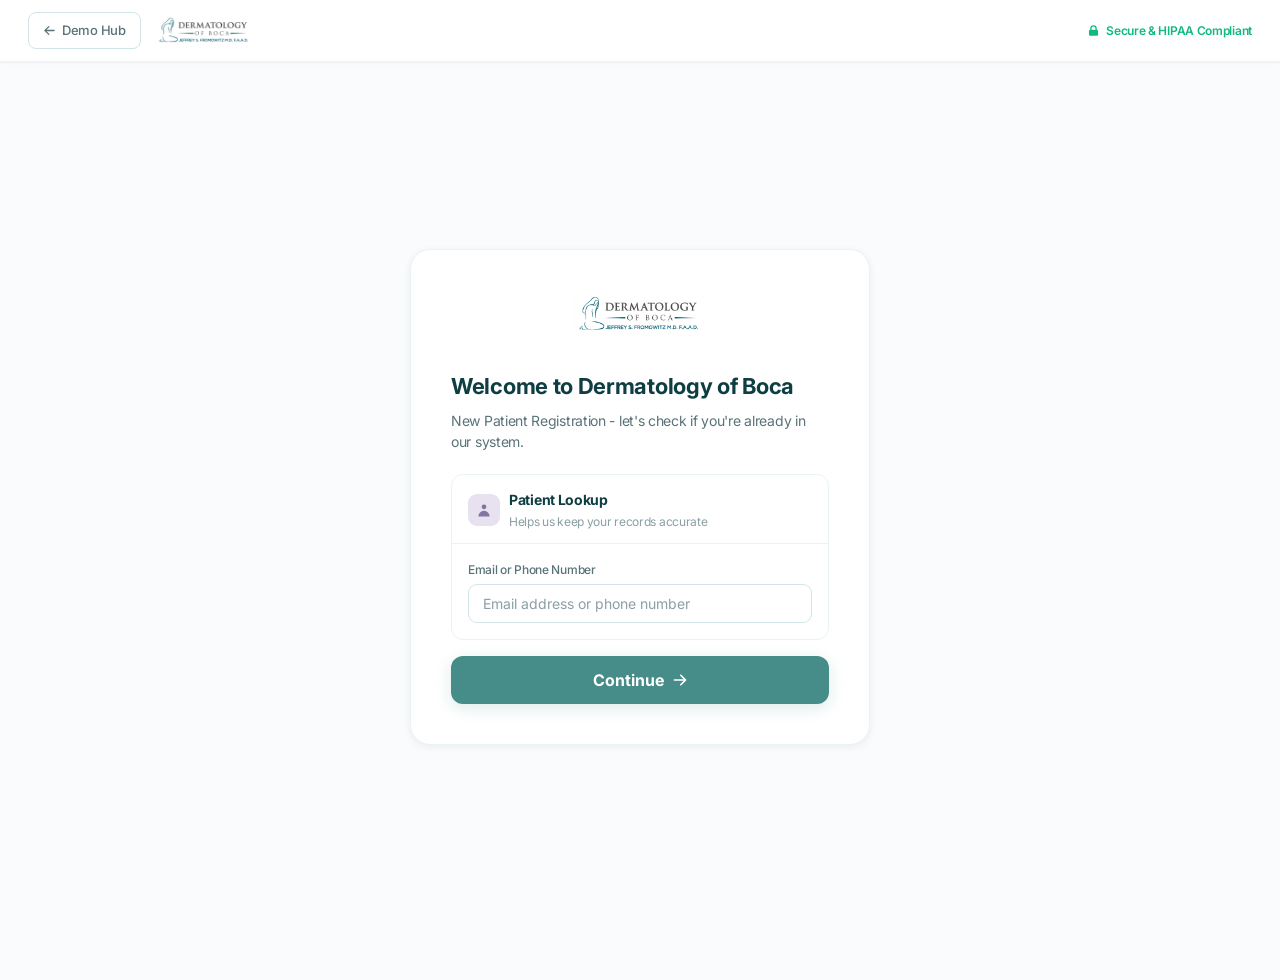
<file: new-patient-desktop.html>
<!DOCTYPE html>
<html lang="en">
<head>
<meta charset="UTF-8">
<meta name="viewport" content="width=device-width, initial-scale=1.0">
<title>New Patient Registration - Dermatology of Boca</title>
<link href="https://fonts.googleapis.com/css2?family=Inter:wght@300;400;500;600;700;800&family=Roboto:wght@300;400;500;700&display=swap" rel="stylesheet">
<link rel="stylesheet" href="styles.css">
<style>
/* Reset mobile shell */
body{overflow-y:auto!important;height:auto!important;min-height:100vh}
.app-wrap{position:static!important;overflow:visible!important;height:auto!important}
.app-wrap.active{display:block!important}
.global-nav,.demo-back{display:none!important}

/* Top Nav */
.w-nav{position:sticky;top:0;z-index:500;background:#fff;border-bottom:1px solid var(--borderlt);height:62px;display:flex;align-items:center;padding:0 28px;gap:14px;box-shadow:0 1px 3px rgba(0,0,0,.05)}
.w-nav-back{display:flex;align-items:center;gap:6px;font-size:13px;font-weight:500;color:var(--t2);text-decoration:none;padding:7px 14px;border:1px solid var(--border);border-radius:8px;transition:all .15s;white-space:nowrap}
.w-nav-back:hover{border-color:var(--brand-border);color:var(--brand);background:var(--brand-lt)}
.w-nav-logo{max-height:36px;max-width:150px;object-fit:contain}
.w-nav-sp{flex:1}
.w-nav-secure{display:flex;align-items:center;gap:6px;font-size:12px;font-weight:600;color:var(--green)}

/* Horizontal step wizard */
.w-wizard{position:sticky;top:62px;z-index:400;background:#fff;border-bottom:1px solid var(--borderlt);box-shadow:0 1px 2px rgba(0,0,0,.04)}
.w-wiz-inner{max-width:960px;margin:0 auto;display:flex;align-items:center;padding:0 32px;height:64px}
.w-step-item{display:flex;align-items:center;gap:9px;flex-shrink:0}
.w-step-conn{flex:1;height:2px;background:var(--borderlt);min-width:20px;transition:background .3s}
.w-step-conn.done{background:var(--green)}
.w-snum{width:28px;height:28px;border-radius:50%;display:flex;align-items:center;justify-content:center;font-size:11px;font-weight:700;flex-shrink:0;border:1.5px solid var(--borderlt);background:var(--surface);color:var(--t3);transition:all .3s}
.w-slbl{font-size:12.5px;font-weight:500;color:var(--t3);white-space:nowrap;transition:color .3s}
.w-step-item.active .w-snum{background:var(--orange-lt);border-color:var(--orange);color:var(--orange)}
.w-step-item.active .w-slbl{color:var(--t1);font-weight:600}
.w-step-item.done .w-snum{background:var(--green-bg);border-color:var(--green);color:var(--green)}
.w-step-item.done .w-slbl{color:var(--t2)}

/* Main content */
.w-main{background:var(--bg)}
.w-main-inner{max-width:960px;margin:0 auto;padding:16px 32px 64px}
.w-main .screen{animation:none!important;display:none}
.w-main .screen.active{display:flex;flex-direction:column;gap:20px}

/* Centered card (lookup, mfa) */
.w-ctr{min-height:calc(100vh - 62px);display:flex;align-items:center;justify-content:center}
.w-ccard{background:#fff;border-radius:20px;border:1px solid var(--borderlt);padding:40px;width:100%;max-width:460px;box-shadow:var(--sh2)}
.w-ccard-logo{text-align:center;margin-bottom:24px}
.w-ccard-logo img{max-height:48px;max-width:180px;object-fit:contain}
.w-ccard h2{font-size:22px;font-weight:700;color:var(--t1);margin-bottom:6px}
.w-ccard p{font-size:14px;color:var(--t2);margin-bottom:22px;line-height:1.5}

/* Form screen overrides */
.w-main .hdr{position:static!important;border:1px solid var(--borderlt);border-radius:var(--r);background:#fff}
.w-main .hdr::before,.w-main .hdr::after{display:none}
.w-main .hdr-title{font-size:22px}
.w-main .body{padding:0;background:transparent;gap:20px}
.w-main .bot{position:static;border-top:none;padding:0;background:transparent;margin-top:4px}
.w-main .btn-p{max-width:none}
.w-main .btn-s{max-width:none}
.w-main .step-hint{text-align:left}
.w-main .opt-group{flex-direction:row;flex-wrap:wrap;gap:8px;margin-top:6px}
.w-main .opt-group .opt-btn{flex:1;min-width:100px}
.frow-3{display:grid;grid-template-columns:1fr 1fr;gap:10px}
.w-main .otp-wrap{justify-content:center;margin:16px 0}
.w-main .otp-inp{width:58px;height:66px;font-size:26px}
.w-main .success-hero{border-radius:var(--r)}
.w-main .next-steps{padding:24px 20px;max-width:none}

/* Wide multi-column form */
.w-wiz-inner,.w-main-inner{max-width:1180px}
.w-main .body .sc-body{display:grid;grid-template-columns:repeat(4,minmax(0,1fr));gap:16px;align-items:start}
.w-main .body .frow-2,.w-main .body .frow-3{display:contents}
.w-main .body .sc-body>.frow{grid-column:span 2}
.w-main .body .sc-body>.ins-upload{grid-column:span 2}
.w-main .body .sc-body>label,.w-main .body .sc-body>div:not(.frow):not(.frow-2):not(.frow-3):not(.ins-upload){grid-column:1 / -1}
</style>
</head>
<body>

<div class="app-wrap active" id="app-np-desktop">

<!-- NAV -->
<div class="w-nav">
  <a class="w-nav-back" href="index.html">
    <svg width="13" height="13" viewBox="0 0 20 20" fill="currentColor"><path fill-rule="evenodd" d="M9.707 16.707a1 1 0 01-1.414 0l-6-6a1 1 0 010-1.414l6-6a1 1 0 011.414 1.414L5.414 9H17a1 1 0 110 2H5.414l4.293 4.293a1 1 0 010 1.414z" clip-rule="evenodd"/></svg>
    Demo Hub
  </a>
  <img class="w-nav-logo" src="boca logo.png" alt="Dermatology of Boca">
  <div class="w-nav-sp"></div>
  <div class="w-nav-secure">
    <svg width="13" height="13" viewBox="0 0 20 20" fill="currentColor"><path fill-rule="evenodd" d="M5 9V7a5 5 0 0110 0v2a2 2 0 012 2v5a2 2 0 01-2 2H5a2 2 0 01-2-2v-5a2 2 0 012-2zm8-2v2H7V7a3 3 0 016 0z" clip-rule="evenodd"/></svg>
    Secure &amp; HIPAA Compliant
  </div>
</div>

<!-- WIZARD BAR -->
<div class="w-wizard" id="w-wizard-bar" style="display:none">
  <div class="w-wiz-inner">
    <div class="w-step-item" id="ws1"><div class="w-snum">1</div><span class="w-slbl">Create Account</span></div>
    <div class="w-step-conn" id="wc1"></div>
    <div class="w-step-item" id="ws2"><div class="w-snum">2</div><span class="w-slbl">Contact &amp; Address</span></div>
    <div class="w-step-conn" id="wc2"></div>
    <div class="w-step-item" id="ws3"><div class="w-snum">3</div><span class="w-slbl">Insurance</span></div>
  </div>
</div>

<!-- MAIN -->
<div class="w-main">
<div class="w-main-inner">

<!-- LOOKUP -->
<div class="screen active" id="rs-lookup">
  <div class="w-ctr">
    <div class="w-ccard">
      <div class="w-ccard-logo"><img src="boca logo.png" alt="Dermatology of Boca"></div>
      <h2>Welcome to Dermatology of Boca</h2>
      <p>New Patient Registration - let's check if you're already in our system.</p>
      <div class="sc">
        <div class="sc-head">
          <div class="sc-ic o"><svg width="16" height="16" viewBox="0 0 20 20" fill="var(--orange)"><path fill-rule="evenodd" d="M10 9a3 3 0 100-6 3 3 0 000 6zm-7 9a7 7 0 1114 0H3z" clip-rule="evenodd"/></svg></div>
          <div><div class="sc-title">Patient Lookup</div><div class="sc-sub">Helps us keep your records accurate</div></div>
        </div>
        <div class="sc-body">
          <div class="frow"><label>Email or Phone Number</label><input class="fi" placeholder="Email address or phone number" id="reg-lookup-contact" type="text"></div>
        </div>
      </div>
      <div style="margin-top:16px"><button class="btn-p" style="max-width:none" onclick="startRegistration()">Continue <svg width="16" height="16" viewBox="0 0 20 20" fill="white"><path fill-rule="evenodd" d="M10.293 3.293a1 1 0 011.414 0l6 6a1 1 0 010 1.414l-6 6a1 1 0 01-1.414-1.414L14.586 11H3a1 1 0 110-2h11.586l-4.293-4.293a1 1 0 010-1.414z" clip-rule="evenodd"/></svg></button></div>
    </div>
  </div>
</div>

<!-- MFA -->
<div class="screen" id="rs-mfa">
  <div class="w-ctr">
    <div class="w-ccard">
      <div class="w-ccard-logo"><img src="boca logo.png" alt="Dermatology of Boca"></div>
      <h2>Verify your identity</h2>
      <p>We sent a 4-digit code to the phone or email you provided.</p>
      <div class="sc">
        <div class="sc-head">
          <div class="sc-ic o"><svg width="16" height="16" viewBox="0 0 20 20" fill="var(--orange)"><path fill-rule="evenodd" d="M5 9V7a5 5 0 0110 0v2a2 2 0 012 2v5a2 2 0 01-2 2H5a2 2 0 01-2-2v-5a2 2 0 012-2zm8-2v2H7V7a3 3 0 016 0z" clip-rule="evenodd"/></svg></div>
          <div><div class="sc-title">Authentication Code</div></div>
        </div>
        <div class="sc-body">
          <div class="otp-wrap">
            <input class="otp-inp" maxlength="1" id="rmfa1" oninput="otpNext(this,'rmfa2')">
            <input class="otp-inp" maxlength="1" id="rmfa2" oninput="otpNext(this,'rmfa3')">
            <input class="otp-inp" maxlength="1" id="rmfa3" oninput="otpNext(this,'rmfa4')">
            <input class="otp-inp" maxlength="1" id="rmfa4">
          </div>
          <div style="text-align:center;font-size:13px;color:var(--t3)">Didn't receive a code? <span style="color:var(--orange);font-weight:600;cursor:pointer" onclick="showToast('New code sent')">Resend</span></div>
        </div>
      </div>
      <div style="margin-top:16px"><button class="btn-p" style="max-width:none" onclick="verifyRegMFA()">Verify &amp; Continue <svg width="16" height="16" viewBox="0 0 20 20" fill="white"><path fill-rule="evenodd" d="M10.293 3.293a1 1 0 011.414 0l6 6a1 1 0 010 1.414l-6 6a1 1 0 01-1.414-1.414L14.586 11H3a1 1 0 110-2h11.586l-4.293-4.293a1 1 0 010-1.414z" clip-rule="evenodd"/></svg></button></div>
      <div style="text-align:center;margin-top:14px;font-size:12.5px;color:var(--t3)">Multiple accounts? <span style="color:var(--brand);cursor:pointer;font-weight:500;text-decoration:underline;text-underline-offset:2px" onclick="showMultiMatch()">Verify with date of birth</span></div>
    </div>
  </div>
</div>

<!-- MULTI-MATCH -->
<div class="screen" id="rs-multi">
  <div class="w-ctr">
    <div class="w-ccard">
      <div class="w-ccard-logo"><img src="boca logo.png" alt="Dermatology of Boca"></div>
      <h2>Confirm your identity</h2>
      <p>We found multiple accounts matching that contact. Please enter your date of birth to identify your record.</p>
      <div class="sc">
        <div class="sc-head">
          <div class="sc-ic o"><svg width="16" height="16" viewBox="0 0 20 20" fill="var(--orange)"><path fill-rule="evenodd" d="M6 2a1 1 0 00-1 1v1H4a2 2 0 00-2 2v10a2 2 0 002 2h12a2 2 0 002-2V6a2 2 0 00-2-2h-1V3a1 1 0 10-2 0v1H7V3a1 1 0 00-1-1zm0 5a1 1 0 000 2h8a1 1 0 100-2H6z" clip-rule="evenodd"/></svg></div>
          <div><div class="sc-title">Date of Birth</div><div class="sc-sub">Used to match your unique record</div></div>
        </div>
        <div class="sc-body">
          <div class="frow"><label>Date of Birth</label><input class="fi" type="date" id="reg-dob-confirm"></div>
        </div>
      </div>
      <div style="margin-top:16px"><button class="btn-p" style="max-width:none" onclick="confirmDOB()">Continue <svg width="16" height="16" viewBox="0 0 20 20" fill="white"><path fill-rule="evenodd" d="M10.293 3.293a1 1 0 011.414 0l6 6a1 1 0 010 1.414l-6 6a1 1 0 01-1.414-1.414L14.586 11H3a1 1 0 110-2h11.586l-4.293-4.293a1 1 0 010-1.414z" clip-rule="evenodd"/></svg></button></div>
    </div>
  </div>
</div>

<!-- FOUND (existing patient) -->
<div class="screen" id="rs-found">
  <div class="w-ctr" style="align-items:flex-start;padding-top:40px">
    <div class="w-ccard" style="max-width:520px">
      <div class="w-ccard-logo"><img src="boca logo.png" alt="Dermatology of Boca"></div>
      <h2 id="rs-found-title">Welcome back!</h2>
      <p>Your information is already in our system. Choose an option below.</p>
      <div style="display:flex;flex-direction:column;gap:12px">
        <div class="sc" onclick="window.location.href='established-patient-desktop.html'" style="cursor:pointer;border:1.5px solid var(--brand)">
          <div class="sc-body">
            <div style="display:flex;align-items:center;gap:10px;margin-bottom:10px">
              <div style="width:34px;height:34px;border-radius:9px;background:var(--brand-lt);display:flex;align-items:center;justify-content:center;flex-shrink:0"><svg width="16" height="16" viewBox="0 0 20 20" fill="var(--brand)"><path fill-rule="evenodd" d="M6 2a1 1 0 00-1 1v1H4a2 2 0 00-2 2v10a2 2 0 002 2h12a2 2 0 002-2V6a2 2 0 00-2-2h-1V3a1 1 0 10-2 0v1H7V3a1 1 0 00-1-1zm0 5a1 1 0 000 2h8a1 1 0 100-2H6z" clip-rule="evenodd"/></svg></div>
              <div style="font-size:13.5px;font-weight:700;color:var(--brand)">Today's Appointment Registration</div>
              <svg style="margin-left:auto;color:var(--brand)" width="15" height="15" viewBox="0 0 20 20" fill="currentColor"><path fill-rule="evenodd" d="M10.293 3.293a1 1 0 011.414 0l6 6a1 1 0 010 1.414l-6 6a1 1 0 01-1.414-1.414L14.586 11H3a1 1 0 110-2h11.586l-4.293-4.293a1 1 0 010-1.414z" clip-rule="evenodd"/></svg>
            </div>
            <div style="font-size:12.5px;color:var(--t3)">Complete pre-visit forms for your upcoming appointment</div>
          </div>
        </div>
        <div class="sc" onclick="showToast('Redirecting to online booking...')" style="cursor:pointer">
          <div class="sc-body">
            <div style="display:flex;align-items:center;gap:10px">
              <svg width="16" height="16" viewBox="0 0 20 20" fill="var(--brand)"><path fill-rule="evenodd" d="M10 18a8 8 0 100-16 8 8 0 000 16zm1-11a1 1 0 10-2 0v2H7a1 1 0 100 2h2v2a1 1 0 102 0v-2h2a1 1 0 100-2h-2V7z" clip-rule="evenodd"/></svg>
              <div style="font-size:14px;font-weight:700;color:var(--t1)">Book a New Appointment</div>
              <svg style="margin-left:auto;color:var(--t3)" width="15" height="15" viewBox="0 0 20 20" fill="currentColor"><path fill-rule="evenodd" d="M10.293 3.293a1 1 0 011.414 0l6 6a1 1 0 010 1.414l-6 6a1 1 0 01-1.414-1.414L14.586 11H3a1 1 0 110-2h11.586l-4.293-4.293a1 1 0 010-1.414z" clip-rule="evenodd"/></svg>
            </div>
          </div>
        </div>
      </div>
      <div style="text-align:center;margin-top:16px;font-size:12.5px;color:var(--t3)">Not you? <span style="color:var(--orange);font-weight:600;cursor:pointer" onclick="showToast('Please see the front desk for assistance')">Contact us</span></div>
    </div>
  </div>
</div>

<!-- NO APPOINTMENT FOUND -->
<div class="screen" id="rs-noappt">
  <div class="w-ctr">
    <div class="w-ccard">
      <div class="w-ccard-logo"><img src="boca logo.png" alt="Dermatology of Boca"></div>
      <div style="display:flex;justify-content:center;margin-bottom:14px">
        <div style="width:56px;height:56px;border-radius:14px;background:var(--brand-lt);display:flex;align-items:center;justify-content:center">
          <svg width="28" height="28" viewBox="0 0 20 20" fill="var(--brand)"><path fill-rule="evenodd" d="M6 2a1 1 0 00-1 1v1H4a2 2 0 00-2 2v10a2 2 0 002 2h12a2 2 0 002-2V6a2 2 0 00-2-2h-1V3a1 1 0 10-2 0v1H7V3a1 1 0 00-1-1zm0 5a1 1 0 000 2h8a1 1 0 100-2H6z" clip-rule="evenodd"/></svg>
        </div>
      </div>
      <h2 style="text-align:center">No appointments found</h2>
      <p style="text-align:center">We couldn't find any upcoming appointments under this contact info. Patient registration opens once you've booked an appointment.</p>
      <div style="display:flex;flex-direction:column;gap:10px;margin-top:24px">
        <button class="btn-p" style="max-width:none" onclick="window.open('https://online-scheduler-dcdga2gnhgaafggt.eastus2-01.azurewebsites.net/?r=MTIwMDQxODA5NTIzMDk%3D','_blank')">Book an Appointment <svg width="16" height="16" viewBox="0 0 20 20" fill="white"><path fill-rule="evenodd" d="M10.293 3.293a1 1 0 011.414 0l6 6a1 1 0 010 1.414l-6 6a1 1 0 01-1.414-1.414L14.586 11H3a1 1 0 110-2h11.586l-4.293-4.293a1 1 0 010-1.414z" clip-rule="evenodd"/></svg></button>
        <button class="btn-s" style="max-width:none" onclick="backToLookup()">Try a Different Email or Phone</button>
      </div>
      <div style="text-align:center;margin-top:16px;font-size:12.5px;color:var(--t3)">Not you? Need help? Call us at <span style="color:var(--brand);font-weight:600">(561) 555-0100</span></div>
    </div>
  </div>
</div>

<!-- RS1: Account Creation (welcome folded in) -->
<div class="screen" id="rs1">
  <div class="hdr" style="padding-bottom:18px">
    <div class="hdr-title">Create your account</div>
    <div class="hdr-desc">Welcome to Dermatology of Boca. Registration takes about 5-8 minutes.</div>
    <div style="display:flex;flex-wrap:wrap;gap:8px 18px;margin-top:12px">
      <span style="display:flex;align-items:center;gap:6px;font-size:12px;color:var(--t3)"><span style="width:16px;height:16px;background:var(--green-bg);border-radius:50%;display:flex;align-items:center;justify-content:center;font-size:9px;color:var(--green);font-weight:700">&#10003;</span>HIPAA compliant &amp; encrypted</span>
      <span style="display:flex;align-items:center;gap:6px;font-size:12px;color:var(--t3)"><span style="width:16px;height:16px;background:var(--green-bg);border-radius:50%;display:flex;align-items:center;justify-content:center;font-size:9px;color:var(--green);font-weight:700">&#10003;</span>Syncs instantly to our records</span>
    </div>
  </div>
  <div class="body">
    <div class="sc">
      <div class="sc-head"><div class="sc-ic o"><svg width="16" height="16" viewBox="0 0 20 20" fill="var(--orange)"><path fill-rule="evenodd" d="M10 9a3 3 0 100-6 3 3 0 000 6zm-7 9a7 7 0 1114 0H3z" clip-rule="evenodd"/></svg></div><div><div class="sc-title">Personal Details</div></div></div>
      <div class="sc-body">
        <div class="frow-2">
          <div class="frow"><label>First Name *</label><input class="fi" placeholder="First name" id="reg-first"></div>
          <div class="frow"><label>Last Name *</label><input class="fi" placeholder="Last name" id="reg-last"></div>
        </div>
        <div class="frow-2">
          <div class="frow"><label>Date of Birth *</label><input class="fi" type="date" id="reg-dob"></div>
          <div class="frow"><label>Sex at Birth</label><select class="fi"><option>-- Select --</option><option>Female</option><option>Male</option><option>Other / Prefer not to say</option></select></div>
        </div>
        <div class="frow-2">
          <div class="frow"><label>Preferred Language</label><select class="fi"><option>English</option><option>Spanish</option><option>Portuguese</option><option>Haitian Creole</option></select></div>
          <div class="frow"><label>Preferred Pronouns</label><select class="fi" id="reg-pronouns"><option>-- Select --</option><option>He / Him</option><option>She / Her</option><option>They / Them</option></select></div>
        </div>
      </div>
    </div>
    <div class="sc">
      <div class="sc-head"><div class="sc-ic b"><svg width="16" height="16" viewBox="0 0 20 20" fill="#3B82F6"><path d="M2.003 5.884L10 9.882l7.997-3.998A2 2 0 0016 4H4a2 2 0 00-1.997 1.884z"/><path d="M18 8.118l-8 4-8-4V14a2 2 0 002 2h12a2 2 0 002-2V8.118z"/></svg></div><div><div class="sc-title">Login Credentials</div><div class="sc-sub">Used to access your patient portal</div></div></div>
      <div class="sc-body">
        <div class="frow-2">
          <div class="frow"><label>Email Address *</label><input class="fi" type="email" placeholder="your@email.com" id="reg-email"></div>
          <div class="frow"><label>Mobile Phone *</label><input class="fi" type="tel" placeholder="(561) 555-0000" id="reg-phone"><div class="fi-note">We'll send appointment reminders to this number</div></div>
        </div>
        <div class="frow-2">
          <div class="frow"><label>Password *</label><input class="fi" type="password" placeholder="Min. 8 characters"></div>
          <div class="frow"><label>Confirm Password *</label><input class="fi" type="password" placeholder="Repeat password"></div>
        </div>
        <div style="padding:10px 12px;background:var(--surface);border-radius:8px;font-size:12px;color:var(--t3)">Your password is encrypted and never stored in plain text.</div>
      </div>
    </div>
  </div>
  <div class="bot">
    <button class="btn-p" onclick="regNext()">Continue <svg width="14" height="14" viewBox="0 0 20 20" fill="white"><path fill-rule="evenodd" d="M10.293 3.293a1 1 0 011.414 0l6 6a1 1 0 010 1.414l-6 6a1 1 0 01-1.414-1.414L14.586 11H3a1 1 0 110-2h11.586l-4.293-4.293a1 1 0 010-1.414z" clip-rule="evenodd"/></svg></button>
    <div class="step-hint">By continuing you agree to our <span style="color:var(--orange);cursor:pointer">Terms of Service</span> and <span style="color:var(--orange);cursor:pointer">Privacy Policy</span></div>
  </div>
</div>

<!-- RS3: Contact & Address -->
<div class="screen" id="rs3">
  <div class="hdr" style="padding-bottom:20px">
    <div class="hdr-title">Contact &amp; Address</div>
    <div class="hdr-desc">So we can reach you and confirm your location for billing.</div>
  </div>
  <div class="body">
    <div class="sc">
      <div class="sc-head"><div class="sc-ic o"><svg width="16" height="16" viewBox="0 0 20 20" fill="var(--orange)"><path fill-rule="evenodd" d="M5.05 4.05a7 7 0 119.9 9.9L10 18.9l-4.95-4.95a7 7 0 010-9.9zM10 11a2 2 0 100-4 2 2 0 000 4z" clip-rule="evenodd"/></svg></div><div><div class="sc-title">Home Address</div></div></div>
      <div class="sc-body">
        <div class="frow-2">
          <div class="frow"><label>Street Address</label><input class="fi" placeholder="123 Main St"></div>
          <div class="frow"><label>Apt / Suite (optional)</label><input class="fi" placeholder="Apt 4B"></div>
        </div>
        <div class="frow-3">
          <div class="frow"><label>City</label><input class="fi" placeholder="Miami"></div>
          <div class="frow"><label>State</label><select class="fi"><option>FL</option><option>GA</option><option>NY</option><option>TX</option><option>CA</option></select></div>
          <div class="frow"><label>ZIP Code</label><input class="fi" placeholder="33432"></div>
        </div>
      </div>
    </div>
    <div class="sc">
      <div class="sc-head"><div class="sc-ic n"><svg width="16" height="16" viewBox="0 0 20 20" fill="#1A1F2E"><path d="M9 6a3 3 0 11-6 0 3 3 0 016 0zM17 6a3 3 0 11-6 0 3 3 0 016 0zM12.93 17c.046-.327.07-.66.07-1a6.97 6.97 0 00-1.5-4.33A5 5 0 0119 16v1h-6.07zM6 11a5 5 0 015 5v1H1v-1a5 5 0 015-5z"/></svg></div><div><div class="sc-title">Emergency Contact</div></div></div>
      <div class="sc-body">
        <div class="frow-3">
          <div class="frow"><label>Full Name</label><input class="fi" placeholder="Contact name"></div>
          <div class="frow"><label>Relationship</label><select class="fi"><option>Spouse / Partner</option><option>Parent</option><option>Child</option><option>Sibling</option><option>Friend</option></select></div>
          <div class="frow"><label>Phone</label><input class="fi" type="tel" placeholder="(561) 555-0000"></div>
        </div>
      </div>
    </div>
  </div>
  <div class="bot"><button class="btn-p" onclick="regNext()">Continue <svg width="14" height="14" viewBox="0 0 20 20" fill="white"><path fill-rule="evenodd" d="M10.293 3.293a1 1 0 011.414 0l6 6a1 1 0 010 1.414l-6 6a1 1 0 01-1.414-1.414L14.586 11H3a1 1 0 110-2h11.586l-4.293-4.293a1 1 0 010-1.414z" clip-rule="evenodd"/></svg></button></div>
</div>

<!-- RS4: Insurance -->
<div class="screen" id="rs4">
  <div class="hdr" style="padding-bottom:20px">
    <div class="hdr-title">Insurance Information</div>
    <div class="hdr-desc">We'll verify your coverage before your first visit so there are no surprises.</div>
  </div>
  <div class="body">
    <label style="display:flex;align-items:center;gap:10px;padding:13px 16px;background:var(--surface);border-radius:10px;border:1.5px solid var(--border);cursor:pointer">
      <input type="checkbox" id="reg-selfpay-chk" onchange="toggleRegSelfPay(this)" style="width:17px;height:17px;accent-color:var(--brand);cursor:pointer;flex-shrink:0">
      <div><div style="font-size:13.5px;font-weight:600;color:var(--t1)">I'm paying out of pocket (Self-Pay)</div><div style="font-size:12px;color:var(--t3);margin-top:1px">Check this to skip insurance entry</div></div>
    </label>
    <div id="reg-ins-sections">
      <div class="sc" id="reg-ins-form">
        <div class="sc-head"><div class="sc-ic b"><svg width="16" height="16" viewBox="0 0 20 20" fill="#3B82F6"><path d="M4 4a2 2 0 00-2 2v1h16V6a2 2 0 00-2-2H4zM18 9H2v5a2 2 0 002 2h12a2 2 0 002-2V9z"/></svg></div><div><div class="sc-title">Insurance</div><div class="sc-sub">Enter details from your insurance card</div></div></div>
        <div class="sc-body">
          <div class="frow"><label>Insurance Provider</label><select class="fi"><option>-- Select carrier --</option><option>BlueCross BlueShield</option><option>UnitedHealthcare</option><option>Aetna</option><option>Cigna</option><option>Humana</option><option>Other</option></select></div>
          <div class="frow-3">
            <div class="frow"><label>Member ID</label><input class="fi" placeholder="e.g. BCB-0001-1234"></div>
            <div class="frow"><label>Group Number</label><input class="fi" placeholder="e.g. GRP-00221"></div>
            <div class="frow"><label>Policyholder DOB</label><input class="fi" type="date"></div>
          </div>
          <div class="frow"><label>Policyholder Name</label><input class="fi" placeholder="If different from patient"></div>
        </div>
      </div>
      <div class="sc" style="margin-top:16px">
        <div class="sc-head"><div class="sc-ic o"><svg width="16" height="16" viewBox="0 0 20 20" fill="var(--orange)"><path fill-rule="evenodd" d="M4 5a2 2 0 012-2h8a2 2 0 012 2v10a2 2 0 01-2 2H6a2 2 0 01-2-2V5z" clip-rule="evenodd"/></svg></div><div><div class="sc-title">Upload Insurance Card</div><div class="sc-sub">Optional - speeds up verification</div></div></div>
        <div class="sc-body" style="flex-direction:row;gap:16px">
          <div class="ins-upload" style="flex:1" id="reg-front" onclick="simulateUpload('reg-front','Front')"><div class="ins-upload-ic">&#128247;</div><div class="ins-upload-title">Front</div><div class="ins-upload-sub">Click to upload</div></div>
          <div class="ins-upload" style="flex:1" id="reg-back" onclick="simulateUpload('reg-back','Back')"><div class="ins-upload-ic">&#128247;</div><div class="ins-upload-title">Back</div><div class="ins-upload-sub">Click to upload</div></div>
        </div>
      </div>
    </div>
  </div>
  <div class="bot"><button class="btn-p" onclick="regNext()">Complete Registration <svg width="14" height="14" viewBox="0 0 20 20" fill="white"><path fill-rule="evenodd" d="M10.293 3.293a1 1 0 011.414 0l6 6a1 1 0 010 1.414l-6 6a1 1 0 01-1.414-1.414L14.586 11H3a1 1 0 110-2h11.586l-4.293-4.293a1 1 0 010-1.414z" clip-rule="evenodd"/></svg></button></div>
</div>

<!-- RS6: Confirmation -->
<div class="screen" id="rs6">
  <div class="success-hero">
    <div class="success-ring"><svg viewBox="0 0 24 24" fill="none" stroke="#10B981" stroke-width="2.5" stroke-linecap="round" stroke-linejoin="round"><path d="M20 6L9 17l-5-5"/></svg></div>
    <div class="success-title">You're registered!</div>
    <div class="success-sub">Your account has been created. Welcome to Dermatology of Boca!</div>
  </div>
  <div class="next-steps" style="max-width:600px;margin:0 auto">
    <div class="ns-item"><div class="ns-ic">1</div><div><div class="ns-title">Account Created</div><div class="ns-sub">Login credentials sent to your email</div></div></div>
    <div class="ns-item"><div class="ns-ic">2</div><div><div class="ns-title">Reminders Scheduled</div><div class="ns-sub">You'll receive appointment reminders by SMS &amp; email</div></div></div>
    <div class="ns-item"><div class="ns-ic">3</div><div><div class="ns-title">Next: Book Your First Visit</div><div class="ns-sub">Schedule an appointment with one of our providers</div></div></div>
  </div>
  <div style="padding:20px 0 8px">
    <button class="btn-p" onclick="window.open('https://online-scheduler-dcdga2gnhgaafggt.eastus2-01.azurewebsites.net/?r=MTIwMDQxODA5NTIzMDk%3D','_blank')">Book Appointment <svg width="14" height="14" viewBox="0 0 20 20" fill="white"><path fill-rule="evenodd" d="M10.293 3.293a1 1 0 011.414 0l6 6a1 1 0 010 1.414l-6 6a1 1 0 01-1.414-1.414L14.586 11H3a1 1 0 110-2h11.586l-4.293-4.293a1 1 0 010-1.414z" clip-rule="evenodd"/></svg></button>
  </div>
  <div style="padding:0 0 24px;font-size:13px;color:var(--t3)">Questions? Call us: <strong style="color:var(--t1)">(561) 555-0100</strong></div>
</div>

</div><!-- /w-main-inner -->
</div><!-- /w-main -->
</div><!-- /app-wrap -->

<div class="g-toast" id="g-toast"></div>

<script>
function showToast(msg) { var t = document.getElementById('g-toast'); t.textContent = msg; t.classList.add('show'); setTimeout(function(){ t.classList.remove('show'); }, 2800); }
function otpNext(el, nextId) { if (el.value) { el.classList.add('filled'); var n = document.getElementById(nextId); if (n) n.focus(); } }
function selectOption(radio, groupId) { var g = document.getElementById(groupId); g.querySelectorAll('.opt-btn').forEach(function(b){ b.classList.remove('selected'); }); radio.closest('.opt-btn').classList.add('selected'); }
function simulateUpload(id, side) {
  var el = document.getElementById(id);
  if (!el) return;
  el.innerHTML = '<div class="ins-upload-ic" style="font-size:20px">&#10003;</div><div class="ins-upload-title" style="color:var(--green)">' + side + ' uploaded</div><div class="ins-upload-sub">Tap to replace</div>';
  el.style.borderColor = 'var(--green)';
  el.style.background = 'var(--green-bg)';
}
function toggleRegSelfPay(chk) {
  var sec = document.getElementById('reg-ins-sections');
  if (sec) sec.style.display = chk.checked ? 'none' : '';
}

var regCur = -1;
var _npMap = {1:0, 3:1, 4:2};
var _npIds = ['ws1','ws2','ws3'];
var _ncIds = ['wc1','wc2'];

function _npShow(id) { var el = document.getElementById(id); if (el) { el.classList.add('active'); window.scrollTo(0,0); } }
function _npHide(id) { var el = document.getElementById(id); if (el) el.classList.remove('active'); }
function _npSteps(c) {
  var lg = _npMap[c];
  _npIds.forEach(function(id,i) {
    var el = document.getElementById(id);
    if (!el) return;
    el.classList.remove('active','done');
    if (lg === undefined) return;
    if (i < lg) el.classList.add('done');
    else if (i === lg) el.classList.add('active');
  });
  _ncIds.forEach(function(id,i) {
    var el = document.getElementById(id);
    if (el) el.classList.toggle('done', lg !== undefined && i < lg);
  });
}

function startRegistration() { _npHide('rs-lookup'); _npShow('rs-mfa'); }
function verifyRegMFA() { _npHide('rs-mfa'); showNoAppt(); }
function showMultiMatch() { _npHide('rs-mfa'); _npShow('rs-multi'); }
function confirmDOB() { _npHide('rs-multi'); showNoAppt(); }

function showNoAppt() {
  var wb = document.getElementById('w-wizard-bar');
  if (wb) wb.style.display = 'none';
  _npShow('rs-noappt');
}

function backToLookup() {
  var wb = document.getElementById('w-wizard-bar');
  if (wb) wb.style.display = 'none';
  _npHide('rs-noappt');
  _npShow('rs-lookup');
}

function _startForm() {
  document.getElementById('w-wizard-bar').style.display = '';
  regCur = 1;
  _npSteps(1);
  _npShow('rs1');
}

function regNext() {
  if (regCur < 0) return;
  _npHide('rs' + regCur);
  if (regCur === 1) { regCur = 3; }
  else if (regCur === 3) { regCur = 4; }
  else if (regCur === 4) { regCur = 6; }
  else { regCur++; }
  _npSteps(regCur);
  _npShow('rs' + regCur);
}
</script>
</body>
</html>
</file>
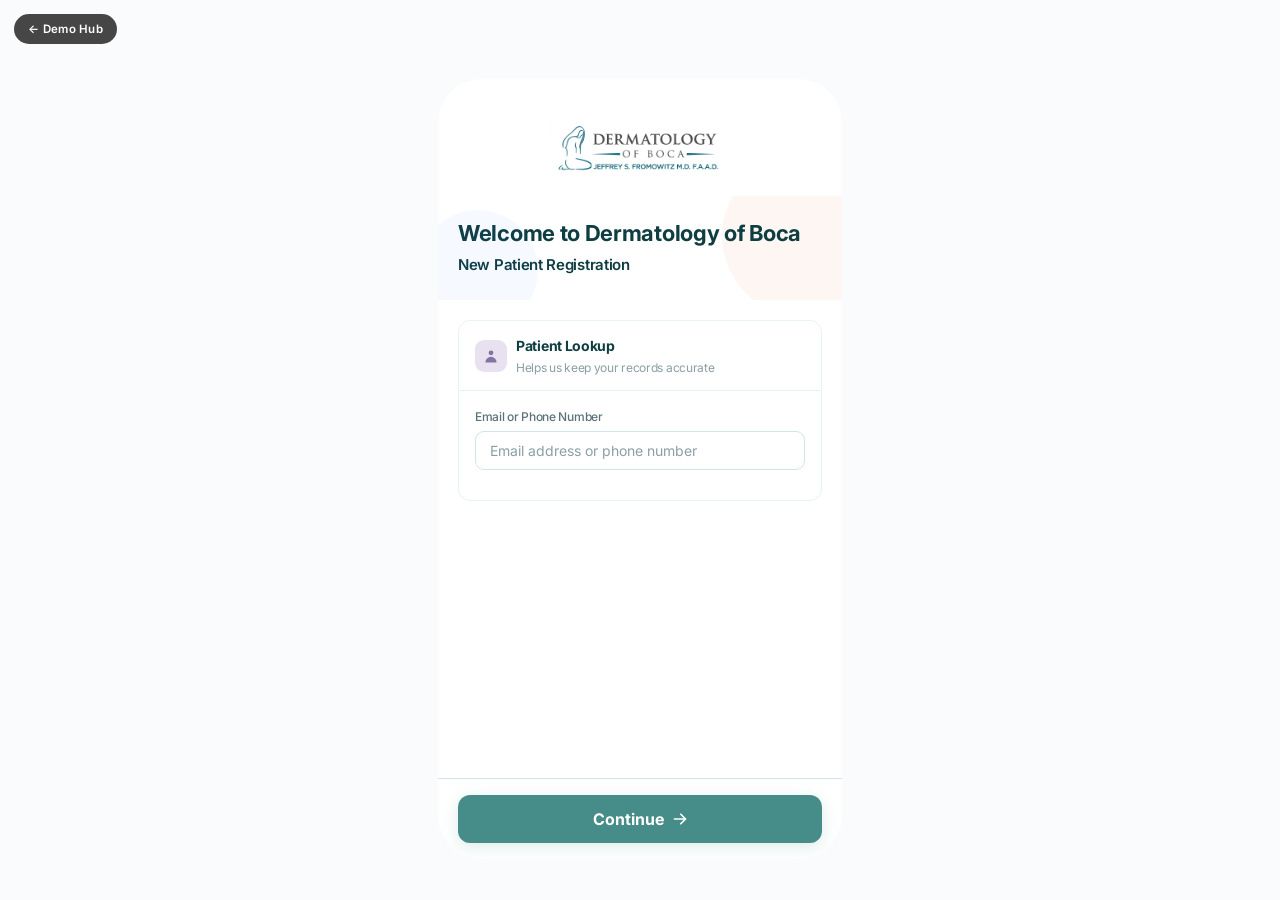
<file: new-patient.html>
﻿<!DOCTYPE html>
<html lang="en">
<head>
<meta charset="UTF-8">
<meta name="viewport" content="width=device-width, initial-scale=1.0">
<title>New Patient Self-Registration</title>
<link href="https://fonts.googleapis.com/css2?family=Inter:wght@300;400;500;600;700;800&family=Roboto:wght@300;400;500;700&family=Roboto+Mono:wght@400;500&display=swap" rel="stylesheet">
<link rel="stylesheet" href="styles.css">
</head>
<body>
<a class="demo-back" href="index.html">← Demo Hub</a>

<div class="app-wrap active" id="app-register">
<div class="shell">
  <div class="prog-wrap" id="reg-prog-wrap" style="display:none">
    <div class="prog-steps" id="reg-prog-steps"></div>
    <div class="prog-meta">
      <span class="prog-count" id="reg-prog-count">Step 1 of 6</span>
    </div>
  </div>

  <!-- REG LOOKUP SCREEN -->
  <div class="screen active" id="rs-lookup">
    <div style="text-align:center;padding:24px 0 8px">
      <img src="boca logo.png" alt="Dermatology of Boca" style="max-height:64px;max-width:220px;object-fit:contain">
    </div>
    <div class="hdr" style="padding-bottom:24px">
      <div class="hdr-title">Welcome to Dermatology of Boca</div>
      <div class="hdr-desc" style="font-size:15px;font-weight:600;color:var(--t1);margin-top:4px">New Patient Registration</div>

    </div>
    <div class="body">
      <div class="sc">
        <div class="sc-head">
          <div class="sc-ic o"><svg width="16" height="16" viewBox="0 0 20 20" fill="var(--orange)"><path fill-rule="evenodd" d="M10 9a3 3 0 100-6 3 3 0 000 6zm-7 9a7 7 0 1114 0H3z" clip-rule="evenodd"/></svg></div>
          <div><div class="sc-title">Patient Lookup</div><div class="sc-sub">Helps us keep your records accurate</div></div>
        </div>
        <div class="sc-body">
          <div class="frow">
            <label>Email or Phone Number</label>
            <input class="fi" placeholder="Email address or phone number" id="reg-lookup-contact" type="text">
          </div>
          <div id="reg-lookup-feedback" style="display:none;padding:10px 14px;border-radius:8px;font-size:13px;font-weight:500;margin-top:4px"></div>
        </div>
      </div>
    </div>
    <div class="bot">
      <button class="btn-p" onclick="startRegistration()">Continue <svg width="16" height="16" viewBox="0 0 20 20" fill="white"><path fill-rule="evenodd" d="M10.293 3.293a1 1 0 011.414 0l6 6a1 1 0 010 1.414l-6 6a1 1 0 01-1.414-1.414L14.586 11H3a1 1 0 110-2h11.586l-4.293-4.293a1 1 0 010-1.414z" clip-rule="evenodd"/></svg></button>
    </div>
  </div>

  <!-- REG MFA SCREEN -->
  <div class="screen" id="rs-mfa">
    <div class="hdr" style="padding-bottom:24px">
      <div class="hdr-title">Verify your identity</div>
      <div class="hdr-desc">We sent a 4-digit code to the phone or email you provided. Enter it below to continue.</div>
    </div>
    <div class="body">
      <div class="sc">
        <div class="sc-head">
          <div class="sc-ic o"><svg width="16" height="16" viewBox="0 0 20 20" fill="var(--orange)"><path fill-rule="evenodd" d="M5 9V7a5 5 0 0110 0v2a2 2 0 012 2v5a2 2 0 01-2 2H5a2 2 0 01-2-2v-5a2 2 0 012-2zm8-2v2H7V7a3 3 0 016 0z" clip-rule="evenodd"/></svg></div>
          <div><div class="sc-title">Authentication Code</div><div class="sc-sub">Sent to your phone or email</div></div>
        </div>
        <div class="sc-body">
          <div class="otp-wrap">
            <input class="otp-inp" maxlength="1" id="rmfa1" oninput="otpNext(this,'rmfa2')">
            <input class="otp-inp" maxlength="1" id="rmfa2" oninput="otpNext(this,'rmfa3')">
            <input class="otp-inp" maxlength="1" id="rmfa3" oninput="otpNext(this,'rmfa4')">
            <input class="otp-inp" maxlength="1" id="rmfa4">
          </div>
          <div style="text-align:center;font-size:12.5px;color:var(--t3);margin-top:12px">Didn't receive a code? <span style="color:var(--orange);font-weight:600;cursor:pointer" onclick="showToast('New code sent')">Resend</span></div>
        </div>
      </div>
    </div>
    <div class="bot">
      <button class="btn-p" onclick="verifyRegMFA()">Verify &amp; Continue <svg width="16" height="16" viewBox="0 0 20 20" fill="white"><path fill-rule="evenodd" d="M10.293 3.293a1 1 0 011.414 0l6 6a1 1 0 010 1.414l-6 6a1 1 0 01-1.414-1.414L14.586 11H3a1 1 0 110-2h11.586l-4.293-4.293a1 1 0 010-1.414z" clip-rule="evenodd"/></svg></button>
      <div style="text-align:center;margin-top:14px;font-size:12.5px;color:var(--t3)">Multiple accounts with this contact? <span style="color:var(--brand);cursor:pointer;font-weight:500;text-decoration:underline;text-underline-offset:2px" onclick="showMultiMatch()">Verify with date of birth instead</span></div>
    </div>
  </div>

  <!-- REG MULTI-MATCH SCREEN - DOB DISAMBIGUATION -->
  <div class="screen" id="rs-multi">
    <div class="hdr" style="padding-bottom:24px">
      <div class="hdr-title">Confirm your identity</div>
      <div class="hdr-desc">We found multiple accounts matching that contact information. Please enter your date of birth to identify your record.</div>
    </div>
    <div class="body">
      <div class="sc">
        <div class="sc-head">
          <div class="sc-ic o"><svg width="16" height="16" viewBox="0 0 20 20" fill="var(--orange)"><path fill-rule="evenodd" d="M6 2a1 1 0 00-1 1v1H4a2 2 0 00-2 2v10a2 2 0 002 2h12a2 2 0 002-2V6a2 2 0 00-2-2h-1V3a1 1 0 10-2 0v1H7V3a1 1 0 00-1-1zm0 5a1 1 0 000 2h8a1 1 0 100-2H6z" clip-rule="evenodd"/></svg></div>
          <div><div class="sc-title">Date of Birth</div><div class="sc-sub">Used to match your unique record</div></div>
        </div>
        <div class="sc-body">
          <div class="frow">
            <label>Date of Birth</label>
            <input class="fi" type="date" id="reg-dob-confirm">
            <div class="fi-note">Enter your date of birth to disambiguate your record</div>
          </div>
        </div>
      </div>
    </div>
    <div class="bot">
      <button class="btn-p" onclick="confirmDOB()">Continue <svg width="16" height="16" viewBox="0 0 20 20" fill="white"><path fill-rule="evenodd" d="M10.293 3.293a1 1 0 011.414 0l6 6a1 1 0 010 1.414l-6 6a1 1 0 01-1.414-1.414L14.586 11H3a1 1 0 110-2h11.586l-4.293-4.293a1 1 0 010-1.414z" clip-rule="evenodd"/></svg></button>
    </div>
  </div>

  <!-- REG FOUND SCREEN - PATIENT ALREADY EXISTS -->
  <div class="screen" id="rs-found">
    <div class="hdr" style="padding-bottom:24px">
      <div class="hdr-title" id="rs-found-title">Welcome back!</div>
      <div class="hdr-desc" style="font-weight:600;color:var(--t2)">Dermatology of Boca</div>
      <div class="hdr-desc" style="margin-top:4px">Your information is already in our system.</div>
      <div class="hdr-desc" style="margin-top:2px;color:var(--t3)">Choose an option below to continue.</div>
    </div>
    <div class="body" style="gap:12px">
      <div class="sc" onclick="window.location.href='established-patient.html'" style="cursor:pointer;border:1.5px solid var(--brand)">
        <div class="sc-body">
          <div style="display:flex;align-items:center;gap:10px;margin-bottom:10px">
            <div style="width:34px;height:34px;border-radius:9px;background:var(--brand-lt);display:flex;align-items:center;justify-content:center;flex-shrink:0">
              <svg width="16" height="16" viewBox="0 0 20 20" fill="var(--brand)"><path fill-rule="evenodd" d="M6 2a1 1 0 00-1 1v1H4a2 2 0 00-2 2v10a2 2 0 002 2h12a2 2 0 002-2V6a2 2 0 00-2-2h-1V3a1 1 0 10-2 0v1H7V3a1 1 0 00-1-1zm0 5a1 1 0 000 2h8a1 1 0 100-2H6z" clip-rule="evenodd"/></svg>
            </div>
            <div style="font-size:13.5px;font-weight:700;color:var(--brand)">Today's Appointment</div>
            <svg style="margin-left:auto;color:var(--brand)" width="15" height="15" viewBox="0 0 20 20" fill="currentColor"><path fill-rule="evenodd" d="M10.293 3.293a1 1 0 011.414 0l6 6a1 1 0 010 1.414l-6 6a1 1 0 01-1.414-1.414L14.586 11H3a1 1 0 110-2h11.586l-4.293-4.293a1 1 0 010-1.414z" clip-rule="evenodd"/></svg>
          </div>
          <div style="display:flex;flex-direction:column;gap:6px">
            <div style="display:flex;justify-content:space-between">
              <span style="font-size:12px;color:var(--t3)">Visit Type</span>
              <span style="font-size:13px;font-weight:600;color:var(--t1)" id="rs-found-type">-</span>
            </div>
            <div style="display:flex;justify-content:space-between">
              <span style="font-size:12px;color:var(--t3)">Provider</span>
              <span style="font-size:13px;font-weight:600;color:var(--t1)" id="rs-found-provider">-</span>
            </div>
            <div style="display:flex;justify-content:space-between">
              <span style="font-size:12px;color:var(--t3)">Time</span>
              <span style="font-size:13px;font-weight:600;color:var(--t1)" id="rs-found-time">-</span>
            </div>
          </div>
        </div>
      </div>
      <div class="sc" onclick="showToast('Redirecting to online booking...')" style="cursor:pointer">
        <div class="sc-body">
          <div style="display:flex;align-items:center;gap:7px;margin-bottom:3px">
            <svg width="15" height="15" viewBox="0 0 20 20" fill="var(--brand)"><path fill-rule="evenodd" d="M10 18a8 8 0 100-16 8 8 0 000 16zm1-11a1 1 0 10-2 0v2H7a1 1 0 100 2h2v2a1 1 0 102 0v-2h2a1 1 0 100-2h-2V7z" clip-rule="evenodd"/></svg>
            <div style="font-size:14px;font-weight:700;color:var(--t1)">Book a New Appointment</div>
            <svg style="margin-left:auto;color:var(--t3)" width="15" height="15" viewBox="0 0 20 20" fill="currentColor"><path fill-rule="evenodd" d="M10.293 3.293a1 1 0 011.414 0l6 6a1 1 0 010 1.414l-6 6a1 1 0 01-1.414-1.414L14.586 11H3a1 1 0 110-2h11.586l-4.293-4.293a1 1 0 010-1.414z" clip-rule="evenodd"/></svg>
          </div>
          <div style="font-size:12.5px;color:var(--t3);padding-left:22px">Schedule a new visit with one of our providers</div>
        </div>
      </div>
      <div class="sc" onclick="window.open('recall-patient-portal.html','_blank')" style="cursor:pointer">
        <div class="sc-body">
          <div style="display:flex;align-items:center;gap:7px;margin-bottom:3px">
            <svg width="15" height="15" viewBox="0 0 20 20" fill="var(--t2)"><path fill-rule="evenodd" d="M10 9a3 3 0 100-6 3 3 0 000 6zm-7 9a7 7 0 1114 0H3z" clip-rule="evenodd"/></svg>
            <div style="font-size:14px;font-weight:700;color:var(--t1)">Go to Patient Portal</div>
            <svg style="margin-left:auto;color:var(--t3)" width="15" height="15" viewBox="0 0 20 20" fill="currentColor"><path fill-rule="evenodd" d="M10.293 3.293a1 1 0 011.414 0l6 6a1 1 0 010 1.414l-6 6a1 1 0 01-1.414-1.414L14.586 11H3a1 1 0 110-2h11.586l-4.293-4.293a1 1 0 010-1.414z" clip-rule="evenodd"/></svg>
          </div>
          <div style="font-size:12.5px;color:var(--t3);padding-left:22px">View your health records, messages &amp; billing</div>
        </div>
      </div>
      <div style="text-align:center;font-size:12.5px;color:var(--t3)">Not you? <span style="color:var(--orange);font-weight:600;cursor:pointer" onclick="showToast('Please see the front desk for assistance')">Contact us</span></div>
    </div>
  </div>

  <!-- REG NO APPOINTMENT FOUND SCREEN -->
  <div class="screen" id="rs-noappt">
    <div class="hdr" style="padding-bottom:24px;text-align:center">
      <div style="display:flex;justify-content:center;margin-bottom:14px">
        <div style="width:52px;height:52px;border-radius:13px;background:var(--brand-lt);display:flex;align-items:center;justify-content:center">
          <svg width="26" height="26" viewBox="0 0 20 20" fill="var(--brand)"><path fill-rule="evenodd" d="M6 2a1 1 0 00-1 1v1H4a2 2 0 00-2 2v10a2 2 0 002 2h12a2 2 0 002-2V6a2 2 0 00-2-2h-1V3a1 1 0 10-2 0v1H7V3a1 1 0 00-1-1zm0 5a1 1 0 000 2h8a1 1 0 100-2H6z" clip-rule="evenodd"/></svg>
        </div>
      </div>
      <div class="hdr-title">No appointments found</div>
      <div class="hdr-desc">We couldn't find any upcoming appointments under this contact. Patient registration opens once you've booked one.</div>
    </div>
    <div class="bot" style="padding-top:32px">
      <button class="btn-p" onclick="window.open('https://online-scheduler-dcdga2gnhgaafggt.eastus2-01.azurewebsites.net/?r=MTIwMDQxODA5NTIzMDk%3D','_blank')">Book an Appointment <svg width="16" height="16" viewBox="0 0 20 20" fill="white"><path fill-rule="evenodd" d="M10.293 3.293a1 1 0 011.414 0l6 6a1 1 0 010 1.414l-6 6a1 1 0 01-1.414-1.414L14.586 11H3a1 1 0 110-2h11.586l-4.293-4.293a1 1 0 010-1.414z" clip-rule="evenodd"/></svg></button>
      <button class="btn-s" style="margin-top:10px" onclick="backToLookupFromNoAppt()">Try a Different Email or Phone</button>
      <div style="text-align:center;margin-top:14px;font-size:12.5px;color:var(--t3)">Not you? Need help? Call us at <a href="tel:5615550100" style="color:var(--orange);font-weight:600;text-decoration:none">(561) 555-0100</a></div>
    </div>
  </div>

  <!-- REG SCREEN 1 - ACCOUNT CREATION (welcome folded in) -->
  <div class="screen" id="rs1">
    <div class="hdr" style="padding-bottom:16px">
      <div class="hdr-title">Create your account</div>
      <div class="hdr-desc">Welcome to Dermatology of Boca. Registration takes about 5-8 minutes.</div>
      <div style="display:flex;flex-direction:column;gap:6px;margin-top:10px">
        <div style="display:flex;align-items:center;gap:7px;font-size:12px;color:var(--t3)"><span style="width:15px;height:15px;background:var(--green-bg);border-radius:50%;display:flex;align-items:center;justify-content:center;font-size:8px;color:var(--green);font-weight:700;flex-shrink:0">✓</span>HIPAA compliant &amp; encrypted</div>
        <div style="display:flex;align-items:center;gap:7px;font-size:12px;color:var(--t3)"><span style="width:15px;height:15px;background:var(--green-bg);border-radius:50%;display:flex;align-items:center;justify-content:center;font-size:8px;color:var(--green);font-weight:700;flex-shrink:0">✓</span>Syncs instantly to our records</div>
      </div>
    </div>
    <div class="body">
      <div class="sc">
        <div class="sc-head"><div class="sc-ic o"><svg width="16" height="16" viewBox="0 0 20 20" fill="var(--orange)"><path fill-rule="evenodd" d="M10 9a3 3 0 100-6 3 3 0 000 6zm-7 9a7 7 0 1114 0H3z" clip-rule="evenodd"/></svg></div><div><div class="sc-title">Personal Details</div></div></div>
        <div class="sc-body">
          <div class="frow-2">
            <div class="frow"><label>First Name *</label><input class="fi" placeholder="First name" id="reg-first"></div>
            <div class="frow"><label>Last Name *</label><input class="fi" placeholder="Last name" id="reg-last"></div>
          </div>
          <div class="frow"><label>Date of Birth *</label><input class="fi" type="date" id="reg-dob"></div>
          <div class="frow"><label>Sex at Birth</label><div class="opt-group" id="reg-sex-group"><label class="opt-btn"><input type="radio" name="reg-sex" value="male" onchange="selectOption(this,'reg-sex-group')">Male</label><label class="opt-btn"><input type="radio" name="reg-sex" value="female" onchange="selectOption(this,'reg-sex-group')">Female</label><label class="opt-btn"><input type="radio" name="reg-sex" value="other" onchange="selectOption(this,'reg-sex-group')">Other / Prefer not to say</label></div></div>
          <div class="frow"><label>Preferred Pronouns</label><select class="fi" id="reg-pronouns"><option>-- Select --</option><option>He / Him</option><option>She / Her</option><option>They / Them</option></select></div>
          <div class="frow"><label>Preferred Language</label><select class="fi"><option>English</option><option>Spanish</option><option>Portuguese</option><option>Haitian Creole</option><option>Other</option></select></div>
        </div>
      </div>
      <div class="sc">
        <div class="sc-head"><div class="sc-ic b"><svg width="16" height="16" viewBox="0 0 20 20" fill="#3B82F6"><path d="M2.003 5.884L10 9.882l7.997-3.998A2 2 0 0016 4H4a2 2 0 00-1.997 1.884z"/><path d="M18 8.118l-8 4-8-4V14a2 2 0 002 2h12a2 2 0 002-2V8.118z"/></svg></div><div><div class="sc-title">Login Credentials</div><div class="sc-sub">Used to access your patient portal</div></div></div>
        <div class="sc-body">
          <div class="frow"><label>Email Address *</label><input class="fi" type="email" placeholder="your@email.com" id="reg-email"></div>
          <div class="frow"><label>Mobile Phone *</label><input class="fi" type="tel" placeholder="(561) 555-0000" id="reg-phone"><div class="fi-note">We'll send a verification code to this number</div></div>
          <div class="frow"><label>Password *</label><input class="fi" type="password" placeholder="Min. 8 characters"></div>
          <div class="frow"><label>Confirm Password *</label><input class="fi" type="password" placeholder="Repeat password"></div>
          <div style="padding:10px 12px;background:var(--surface);border-radius:8px;font-size:12px;color:var(--t3)">🔒 Your password is encrypted and never stored in plain text.</div>
        </div>
      </div>
    </div>
    <div class="bot">
      <button class="btn-p" onclick="regNext()">Continue →</button>
      <div class="step-hint">By continuing you agree to our <span style="color:var(--orange);cursor:pointer">Terms of Service</span> and <span style="color:var(--orange);cursor:pointer">Privacy Policy</span></div>
    </div>
  </div>

  <!-- REG SCREEN 3 - CONTACT & ADDRESS -->
  <div class="screen" id="rs3">
    <div class="hdr" style="padding-bottom:20px">
      <div class="hdr-title">Contact &amp; Address</div>
      <div class="hdr-desc">So we can reach you and confirm your location for billing.</div>
    </div>
    <div class="body">
      <div class="sc">
        <div class="sc-head"><div class="sc-ic o"><svg width="16" height="16" viewBox="0 0 20 20" fill="var(--orange)"><path fill-rule="evenodd" d="M5.05 4.05a7 7 0 119.9 9.9L10 18.9l-4.95-4.95a7 7 0 010-9.9zM10 11a2 2 0 100-4 2 2 0 000 4z" clip-rule="evenodd"/></svg></div><div><div class="sc-title">Home Address</div></div></div>
        <div class="sc-body">
          <div class="frow"><label>Street Address</label><input class="fi" placeholder="123 Main St"></div>
          <div class="frow"><label>Apt / Suite (optional)</label><input class="fi" placeholder="Apt 4B"></div>
          <div class="frow-2">
            <div class="frow"><label>City</label><input class="fi" placeholder="Miami"></div>
            <div class="frow"><label>State</label><select class="fi"><option>FL</option><option>GA</option><option>NY</option><option>TX</option><option>CA</option></select></div>
          </div>
          <div class="frow"><label>ZIP Code</label><input class="fi" placeholder="33432"></div>
        </div>
      </div>
      <div class="sc">
        <div class="sc-head"><div class="sc-ic n"><svg width="16" height="16" viewBox="0 0 20 20" fill="#1A1F2E"><path d="M9 6a3 3 0 11-6 0 3 3 0 016 0zM17 6a3 3 0 11-6 0 3 3 0 016 0zM12.93 17c.046-.327.07-.66.07-1a6.97 6.97 0 00-1.5-4.33A5 5 0 0119 16v1h-6.07zM6 11a5 5 0 015 5v1H1v-1a5 5 0 015-5z"/></svg></div><div><div class="sc-title">Emergency Contact</div></div></div>
        <div class="sc-body">
          <div class="frow"><label>Full Name</label><input class="fi" placeholder="Contact name"></div>
          <div class="frow-2">
            <div class="frow"><label>Relationship</label><select class="fi"><option>Spouse / Partner</option><option>Parent</option><option>Child</option><option>Sibling</option><option>Friend</option><option>Other</option></select></div>
            <div class="frow"><label>Phone</label><input class="fi" type="tel" placeholder="(561) 555-0000"></div>
          </div>
        </div>
      </div>
    </div>
    <div class="bot"><button class="btn-p" onclick="regNext()">Continue →</button></div>
  </div>

  <!-- REG SCREEN 4 - INSURANCE -->
  <div class="screen" id="rs4">
    <div class="hdr" style="padding-bottom:20px">
      <div class="hdr-title">Insurance Information</div>
      <div class="hdr-desc">We'll verify your coverage before your first visit so there are no surprises.</div>
    </div>
    <div class="body">
      <label style="display:flex;align-items:center;gap:10px;padding:13px 16px;background:var(--surface);border-radius:10px;border:1.5px solid var(--border);cursor:pointer;margin-bottom:4px">
        <input type="checkbox" id="reg-selfpay-chk" onchange="toggleRegSelfPay(this)" style="width:17px;height:17px;accent-color:var(--brand);cursor:pointer;flex-shrink:0">
        <div>
          <div style="font-size:13.5px;font-weight:600;color:var(--t1)">I'm paying out of pocket (Self-Pay)</div>
          <div style="font-size:12px;color:var(--t3);margin-top:1px">Check this to skip insurance entry</div>
        </div>
      </label>
      <div id="reg-ins-sections">
        <div class="sc" id="reg-ins-form">
          <div class="sc-head"><div class="sc-ic b"><svg width="16" height="16" viewBox="0 0 20 20" fill="#3B82F6"><path d="M4 4a2 2 0 00-2 2v1h16V6a2 2 0 00-2-2H4zM18 9H2v5a2 2 0 002 2h12a2 2 0 002-2V9z"/></svg></div><div><div class="sc-title">Insurance</div><div class="sc-sub">Enter details from your insurance card</div></div></div>
          <div class="sc-body">
            <div class="frow"><label>Insurance Provider</label><select class="fi"><option>-- Select carrier --</option><option>BlueCross BlueShield</option><option>UnitedHealthcare</option><option>Aetna</option><option>Cigna</option><option>Humana</option><option>Other</option></select></div>
            <div class="frow-2">
              <div class="frow"><label>Member ID</label><input class="fi" placeholder="e.g. BCB-0001-1234"></div>
              <div class="frow"><label>Group Number</label><input class="fi" placeholder="e.g. GRP-00221"></div>
            </div>
            <div class="frow"><label>Policyholder Name</label><input class="fi" placeholder="If different from patient"></div>
            <div class="frow"><label>Policyholder DOB</label><input class="fi" type="date"></div>
          </div>
        </div>
      <div class="sc">
        <div class="sc-head"><div class="sc-ic o"><svg width="16" height="16" viewBox="0 0 20 20" fill="var(--orange)"><path fill-rule="evenodd" d="M4 5a2 2 0 012-2h8a2 2 0 012 2v10a2 2 0 01-2 2H6a2 2 0 01-2-2V5z" clip-rule="evenodd"/></svg></div><div><div class="sc-title">Upload Insurance Card</div><div class="sc-sub">Optional - speeds up verification</div></div></div>
        <div class="sc-body" style="display:flex;gap:10px">
          <div class="ins-upload" style="flex:1" id="reg-front" onclick="regUpload('reg-front','Front')"><div class="ins-upload-ic">📷</div><div class="ins-upload-title">Front</div><div class="ins-upload-sub">Tap to upload</div></div>
          <div class="ins-upload" style="flex:1" id="reg-back" onclick="regUpload('reg-back','Back')"><div class="ins-upload-ic">📷</div><div class="ins-upload-title">Back</div><div class="ins-upload-sub">Tap to upload</div></div>
        </div>
      </div>
      </div><!-- /reg-ins-sections -->
    </div>
    <div class="bot"><button class="btn-p" onclick="regNext()">Continue →</button></div>
  </div>

  <!-- rs5 removed (Book Appointment step) - regNext() skips from rs4 to rs6 -->
  <div style="display:none" id="rs5"></div>

  <!-- REG SCREEN 6 - CONFIRMATION -->
  <div class="screen" id="rs6">
    <div class="success-hero">
      <div class="success-ring"><svg viewBox="0 0 24 24" fill="none" stroke="#10B981" stroke-width="2.5" stroke-linecap="round" stroke-linejoin="round"><path d="M20 6L9 17l-5-5"/></svg></div>
      <div class="success-title">You're registered!</div>
      <div class="success-sub">Your account has been created. Welcome to Dermatology of Boca!</div>
    </div>
    <div class="next-steps" style="max-width:400px;margin:32px auto 0">
      <div class="ns-item">
        <div class="ns-ic">1</div>
        <div><div class="ns-title">Account Created</div><div class="ns-sub">Login credentials sent to your email</div></div>
      </div>
      <div class="ns-item">
        <div class="ns-ic">2</div>
        <div><div class="ns-title">Reminders Scheduled</div><div class="ns-sub">You'll receive appointment reminders by SMS &amp; email</div></div>
      </div>
      <div class="ns-item">
        <div class="ns-ic">3</div>
        <div><div class="ns-title">Next: Book Your First Visit</div><div class="ns-sub">Schedule an appointment with one of our providers</div></div>
      </div>
    </div>
    <div style="padding:20px 20px 8px">
      <button class="btn-p" onclick="window.open('https://online-scheduler-dcdga2gnhgaafggt.eastus2-01.azurewebsites.net/?r=MTIwMDQxODA5NTIzMDk%3D','_blank')">Book Appointment →</button>
    </div>
    <div style="padding:0 20px 24px;text-align:center;font-size:12px;color:var(--t3)">Questions? Call us: <strong style="color:var(--t1)">(561) 555-0100</strong></div>
  </div>
</div>
</div><!-- /app-register -->

<!-- SHARED TOAST -->
<div class="g-toast" id="g-toast"></div>

<script src="script.js"></script>
<script>
switchApp('register');
var _navLbl = document.getElementById('global-nav-app-name');
if (_navLbl) _navLbl.textContent = 'New Patient Registration';

// 3-step flow: rs0 is welcome (no step), rs2/rs5 removed
// Steps start from rs1 (Create your account)
var _NP_STEPS = ['', '', ''];
var _NP_LOG = {1:0, 3:1, 4:2};
var _regCur = 0;

function _npBuildProgress() {
  var wrap = document.getElementById('reg-prog-steps');
  if (!wrap) return;
  wrap.innerHTML = '';
  var logical = _NP_LOG[_regCur] !== undefined ? _NP_LOG[_regCur] : _NP_STEPS.length;
  for (var i = 0; i < _NP_STEPS.length; i++) {
    var d = document.createElement('div');
    d.className = 'ps' + (i < logical ? ' done' : i === logical ? ' active' : '');
    wrap.appendChild(d);
  }
  var cnt = document.getElementById('reg-prog-count');
  if (cnt) cnt.textContent = 'Step ' + (logical + 1) + ' of ' + _NP_STEPS.length;
  if (logical >= _NP_STEPS.length) {
    var pw = document.getElementById('reg-prog-wrap');
    if (pw) pw.style.display = 'none';
  }
}

function regNext() {
  var _rc = _regCur;
  var old = document.getElementById('rs' + _rc);
  if (old) old.style.animation = 'so .2s ease forwards';
  setTimeout(function() {
    if (old) old.classList.remove('active');
    if (_rc === 1) { _regCur = 3; }
    else if (_rc === 4) { _regCur = 6; }
    else { _regCur = _rc + 1; }
    if (_rc === 0) {
      var pw = document.getElementById('reg-prog-wrap');
      if (pw) pw.style.display = 'block';
    }
    _npBuildProgress();
    var nxt = document.getElementById('rs' + _regCur);
    if (nxt) {
      nxt.style.animation = '';
      nxt.classList.add('active');
      nxt.offsetHeight;
      nxt.style.animation = 'si .3s ease';
    }
    window.scrollTo(0, 0);
  }, 180);
}

function startRegistration() {
  document.getElementById('rs-lookup').classList.remove('active');
  var n = document.getElementById('rs-mfa');
  if (n) { n.classList.add('active'); }
  window.scrollTo(0, 0);
}

function verifyRegMFA() {
  document.getElementById('rs-mfa').classList.remove('active');
  var pw = document.getElementById('reg-prog-wrap');
  if (pw) pw.style.display = 'none';
  var n = document.getElementById('rs-noappt');
  if (n) n.classList.add('active');
  window.scrollTo(0, 0);
}

function _startRegForm() {
  _regCur = 1;
  var pw = document.getElementById('reg-prog-wrap');
  if (pw) pw.style.display = 'block';
  _npBuildProgress();
  var n = document.getElementById('rs1');
  if (n) n.classList.add('active');
  window.scrollTo(0, 0);
}

function showMultiMatch() {
  document.getElementById('rs-mfa').classList.remove('active');
  var n = document.getElementById('rs-multi');
  if (n) { n.classList.add('active'); }
  window.scrollTo(0, 0);
}

function confirmDOB() {
  document.getElementById('rs-multi').classList.remove('active');
  var pw = document.getElementById('reg-prog-wrap');
  if (pw) pw.style.display = 'none';
  var n = document.getElementById('rs-noappt');
  if (n) n.classList.add('active');
  window.scrollTo(0, 0);
}

function backToLookupFromNoAppt() {
  document.getElementById('rs-noappt').classList.remove('active');
  var pw = document.getElementById('reg-prog-wrap');
  if (pw) pw.style.display = 'none';
  var n = document.getElementById('rs-lookup');
  if (n) n.classList.add('active');
  window.scrollTo(0, 0);
}
// Hide progress bar until forms start (script.js shows it on load)
document.getElementById('reg-prog-wrap').style.display = 'none';
</script>
</body>
</html>
</file>
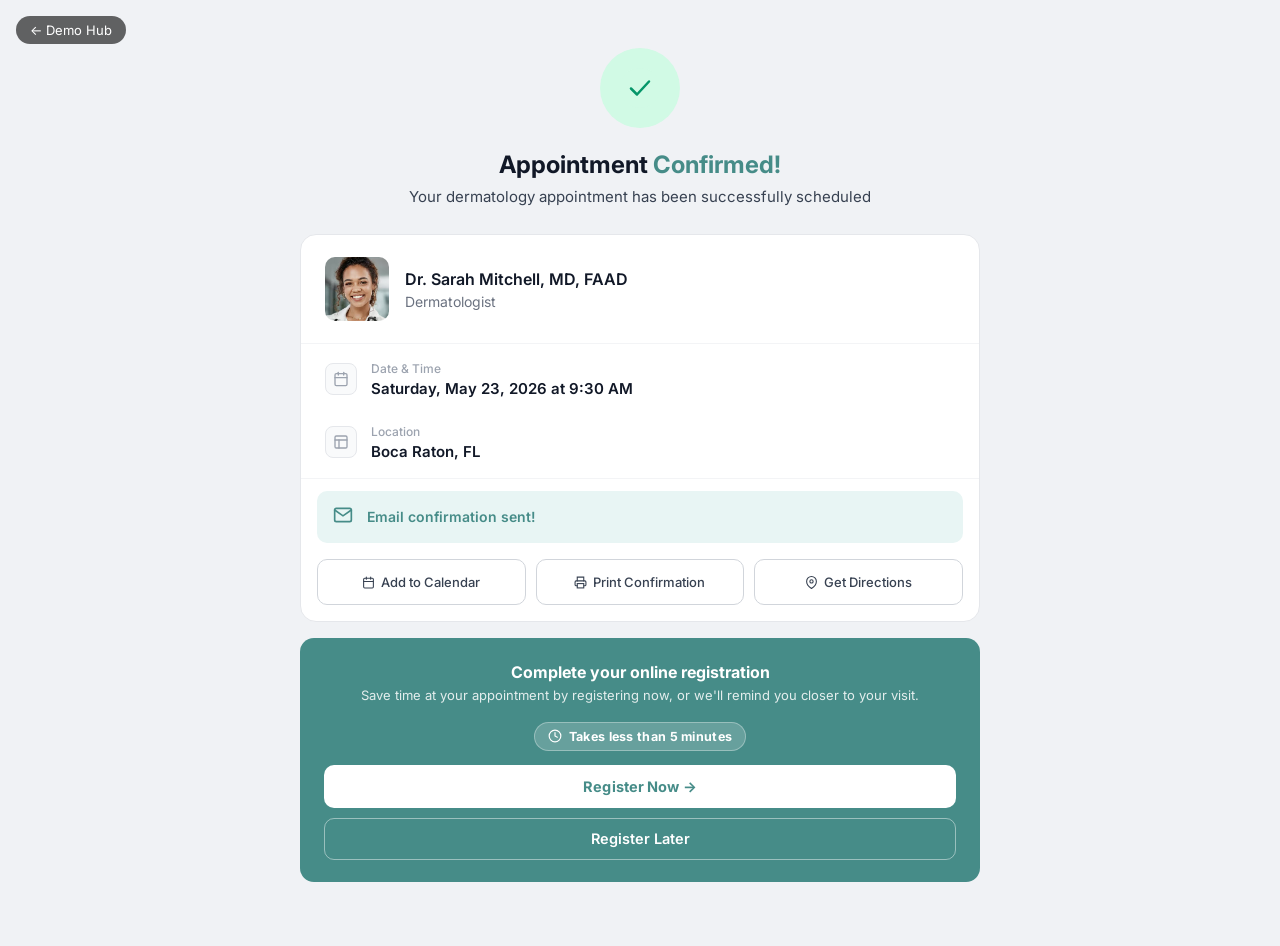
<file: online-scheduler.html>
<!DOCTYPE html>
<html lang="en">
<head>
  <meta charset="UTF-8">
  <meta name="viewport" content="width=device-width, initial-scale=1.0">
  <title>Online Scheduler - Dermatology of Boca</title>
  <link href="https://fonts.googleapis.com/css2?family=Inter:wght@400;500;600;700&display=swap" rel="stylesheet">
  <style>
    *, *::before, *::after { box-sizing: border-box; margin: 0; padding: 0; }

    body {
      font-family: 'Inter', sans-serif;
      background: #f0f2f5;
      min-height: 100vh;
      display: flex;
      flex-direction: column;
      align-items: center;
      padding: 48px 16px 64px;
    }

    .demo-back {
      position: fixed;
      top: 16px;
      left: 16px;
      background: rgba(0,0,0,0.6);
      color: #fff;
      text-decoration: none;
      padding: 6px 14px;
      border-radius: 20px;
      font-size: 13px;
      z-index: 999;
    }
    .demo-back:hover { background: rgba(0,0,0,0.82); }

    .page {
      width: 100%;
      max-width: 680px;
      display: flex;
      flex-direction: column;
      align-items: center;
    }

    /* Success icon */
    .success-circle {
      width: 80px;
      height: 80px;
      border-radius: 50%;
      background: #d1fae5;
      display: flex;
      align-items: center;
      justify-content: center;
      margin-bottom: 22px;
    }

    h1 {
      font-size: 24px;
      font-weight: 700;
      color: #111827;
      margin-bottom: 8px;
      text-align: center;
    }
    h1 span { color: #468C88; }

    .subtitle {
      font-size: 15px;
      color: #374151;
      margin-bottom: 28px;
      text-align: center;
    }

    /* Main card */
    .card {
      width: 100%;
      background: #fff;
      border-radius: 16px;
      border: 1px solid #e5e7eb;
      overflow: hidden;
      margin-bottom: 16px;
    }

    .doctor-row {
      display: flex;
      align-items: center;
      gap: 16px;
      padding: 22px 24px;
    }

    .doctor-photo {
      width: 64px;
      height: 64px;
      border-radius: 10px;
      object-fit: cover;
      flex-shrink: 0;
    }

    .doctor-name {
      font-size: 16px;
      font-weight: 600;
      color: #111827;
      margin-bottom: 4px;
    }
    .doctor-specialty {
      font-size: 14px;
      color: #6b7280;
    }

    .divider {
      border: none;
      border-top: 1px solid #f3f4f6;
      margin: 0;
    }

    .details-section { padding: 4px 0; }

    .detail-row {
      display: flex;
      align-items: flex-start;
      gap: 14px;
      padding: 13px 24px;
    }

    .detail-icon {
      width: 32px;
      height: 32px;
      border-radius: 8px;
      background: #f9fafb;
      border: 1px solid #e5e7eb;
      display: flex;
      align-items: center;
      justify-content: center;
      flex-shrink: 0;
      margin-top: 2px;
    }

    .detail-label {
      font-size: 12px;
      color: #9ca3af;
      font-weight: 500;
      margin-bottom: 3px;
    }
    .detail-value {
      font-size: 15px;
      font-weight: 600;
      color: #111827;
    }

    .confirmation-banner {
      display: flex;
      align-items: center;
      gap: 14px;
      margin: 0 16px 16px;
      background: #e8f5f4;
      border-radius: 10px;
      padding: 14px 16px;
    }
    .conf-title {
      font-size: 14px;
      font-weight: 600;
      color: #468C88;
      margin-bottom: 2px;
    }
    .conf-sub {
      font-size: 13px;
      color: #6b7280;
    }

    /* Action buttons */
    .action-buttons {
      display: grid;
      grid-template-columns: 1fr 1fr 1fr;
      gap: 10px;
      margin: 0 16px 16px;
    }

    .btn-outline {
      background: #fff;
      color: #374151;
      border: 1.5px solid #d1d5db;
      border-radius: 10px;
      padding: 14px 10px;
      font-size: 13px;
      font-weight: 500;
      cursor: pointer;
      display: flex;
      align-items: center;
      justify-content: center;
      gap: 6px;
      font-family: inherit;
    }
    .btn-outline:hover { background: #f9fafb; }

    /* Complete Registration CTA */
    .reg-cta {
      width: 100%;
      background: #468C88;
      border-radius: 14px;
      padding: 24px 24px 22px;
      text-align: center;
    }
    .reg-cta-label {
      font-size: 16px;
      font-weight: 700;
      color: #fff;
      margin-bottom: 4px;
    }
    .reg-cta-sub {
      font-size: 13px;
      color: rgba(255,255,255,0.85);
      margin-bottom: 16px;
      line-height: 1.5;
    }
    .reg-cta-buttons {
      display: flex;
      flex-direction: column;
      gap: 10px;
    }
    .reg-cta-quick {
      display: inline-flex;
      align-items: center;
      gap: 7px;
      font-size: 12.5px;
      font-weight: 700;
      letter-spacing: 0.3px;
      color: #fff;
      background: rgba(255,255,255,0.18);
      border: 1px solid rgba(255,255,255,0.32);
      padding: 6px 13px;
      border-radius: 20px;
      margin-bottom: 14px;
    }
    .btn-reg {
      background: #fff;
      color: #468C88;
      border: none;
      border-radius: 10px;
      padding: 13px 0;
      font-size: 14.5px;
      font-weight: 700;
      cursor: pointer;
      width: 100%;
      font-family: inherit;
      letter-spacing: 0.1px;
    }
    .btn-reg:hover { background: #f0fdfe; }
    .btn-reg-secondary {
      background: transparent;
      color: #fff;
      border: 1.5px solid rgba(255,255,255,0.45);
      border-radius: 10px;
      padding: 11.5px 0;
      font-size: 14.5px;
      font-weight: 600;
      cursor: pointer;
      width: 100%;
      font-family: inherit;
      transition: all .15s;
    }
    .btn-reg-secondary:hover { background: rgba(255,255,255,0.1); border-color: rgba(255,255,255,0.7); }
    .reg-cta-check {
      width: 46px;
      height: 46px;
      margin: 0 auto 14px;
      background: rgba(255,255,255,0.18);
      border: 1.5px solid rgba(255,255,255,0.35);
      border-radius: 50%;
      display: flex;
      align-items: center;
      justify-content: center;
    }
    .reminder-list {
      display: flex;
      flex-direction: column;
      gap: 8px;
      margin-top: 4px;
    }
    .reminder-item {
      display: flex;
      align-items: center;
      gap: 9px;
      justify-content: center;
      font-size: 13.5px;
      font-weight: 600;
      color: #fff;
    }
  </style>
</head>
<body>
  <a class="demo-back" href="index.html">← Demo Hub</a>

  <div class="page">

    <div class="success-circle">
      <svg width="40" height="40" viewBox="0 0 40 40" fill="none">
        <circle cx="20" cy="20" r="20" fill="#d1fae5"/>
        <path d="M11 20.5l6 6 12-13" stroke="#059669" stroke-width="2.5" stroke-linecap="round" stroke-linejoin="round"/>
      </svg>
    </div>

    <h1>Appointment <span>Confirmed!</span></h1>
    <p class="subtitle">Your dermatology appointment has been successfully scheduled</p>

    <div class="card">
      <div class="doctor-row">
        <img class="doctor-photo" src="dr-mitchell.jpg" alt="Dr. Sarah Mitchell">
        <div>
          <div class="doctor-name">Dr. Sarah Mitchell, MD, FAAD</div>
          <div class="doctor-specialty">Dermatologist</div>
        </div>
      </div>

      <hr class="divider">

      <div class="details-section">
        <div class="detail-row">
          <div class="detail-icon">
            <svg width="16" height="16" viewBox="0 0 24 24" fill="none" stroke="#9ca3af" stroke-width="2" stroke-linecap="round">
              <rect x="3" y="4" width="18" height="18" rx="2"/><line x1="16" y1="2" x2="16" y2="6"/><line x1="8" y1="2" x2="8" y2="6"/><line x1="3" y1="10" x2="21" y2="10"/>
            </svg>
          </div>
          <div>
            <div class="detail-label">Date &amp; Time</div>
            <div class="detail-value">Saturday, May 23, 2026 at 9:30 AM</div>
          </div>
        </div>

        <div class="detail-row">
          <div class="detail-icon">
            <svg width="16" height="16" viewBox="0 0 24 24" fill="none" stroke="#9ca3af" stroke-width="2" stroke-linecap="round">
              <rect x="3" y="3" width="18" height="18" rx="2"/><line x1="3" y1="9" x2="21" y2="9"/><line x1="9" y1="21" x2="9" y2="9"/>
            </svg>
          </div>
          <div>
            <div class="detail-label">Location</div>
            <div class="detail-value">Boca Raton, FL</div>
          </div>
        </div>

      </div>

      <hr class="divider">
      <div style="height:12px"></div>

      <div class="confirmation-banner">
        <div style="flex-shrink:0">
          <svg width="20" height="20" viewBox="0 0 24 24" fill="none" stroke="#468C88" stroke-width="2" stroke-linecap="round">
            <path d="M4 4h16c1.1 0 2 .9 2 2v12c0 1.1-.9 2-2 2H4c-1.1 0-2-.9-2-2V6c0-1.1.9-2 2-2z"/><polyline points="22,6 12,13 2,6"/>
          </svg>
        </div>
        <div>
          <div class="conf-title">Email confirmation sent!</div>
        </div>
      </div>

      <div class="action-buttons">
        <button class="btn-outline">
          <svg width="13" height="13" viewBox="0 0 24 24" fill="none" stroke="currentColor" stroke-width="2" stroke-linecap="round">
            <rect x="3" y="4" width="18" height="18" rx="2"/><line x1="16" y1="2" x2="16" y2="6"/><line x1="8" y1="2" x2="8" y2="6"/><line x1="3" y1="10" x2="21" y2="10"/>
          </svg>
          Add to Calendar
        </button>
        <button class="btn-outline">
          <svg width="13" height="13" viewBox="0 0 24 24" fill="none" stroke="currentColor" stroke-width="2" stroke-linecap="round">
            <polyline points="6 9 6 2 18 2 18 9"/><path d="M6 18H4a2 2 0 01-2-2v-5a2 2 0 012-2h16a2 2 0 012 2v5a2 2 0 01-2 2h-2"/><rect x="6" y="14" width="12" height="8"/>
          </svg>
          Print Confirmation
        </button>
        <button class="btn-outline">
          <svg width="13" height="13" viewBox="0 0 24 24" fill="none" stroke="currentColor" stroke-width="2" stroke-linecap="round">
            <path d="M21 10c0 7-9 13-9 13s-9-6-9-13a9 9 0 0118 0z"/><circle cx="12" cy="10" r="3"/>
          </svg>
          Get Directions
        </button>
      </div>
    </div>

    <div class="reg-cta" id="reg-cta">
      <div class="reg-cta-label">Complete your online registration</div>
      <div class="reg-cta-sub">Save time at your appointment by registering now, or we'll remind you closer to your visit.</div>
      <div class="reg-cta-quick">
        <svg width="14" height="14" viewBox="0 0 24 24" fill="none" stroke="#fff" stroke-width="2" stroke-linecap="round" stroke-linejoin="round"><circle cx="12" cy="12" r="10"/><polyline points="12 6 12 12 16 14"/></svg>
        Takes less than 5 minutes
      </div>
      <div class="reg-cta-buttons">
        <button class="btn-reg" onclick="window.open('established-patient.html?direct=1','_blank')">Register Now &rarr;</button>
        <button class="btn-reg-secondary" onclick="registerLater()">Register Later</button>
      </div>
    </div>

    <div class="reg-cta" id="reg-cta-later" style="display:none">
      <div class="reg-cta-check">
        <svg width="22" height="22" viewBox="0 0 24 24" fill="none" stroke="#fff" stroke-width="2.5" stroke-linecap="round" stroke-linejoin="round"><polyline points="20 6 9 17 4 12"/></svg>
      </div>
      <div class="reg-cta-label">No problem - we'll remind you</div>
      <div class="reg-cta-sub">We'll send you a reminder to complete your online registration:</div>
      <div class="reminder-list">
        <div class="reminder-item">
          <svg width="14" height="14" viewBox="0 0 24 24" fill="none" stroke="#fff" stroke-width="2" stroke-linecap="round" stroke-linejoin="round"><circle cx="12" cy="12" r="10"/><polyline points="12 6 12 12 16 14"/></svg>
          48 hours before your appointment
        </div>
        <div class="reminder-item">
          <svg width="14" height="14" viewBox="0 0 24 24" fill="none" stroke="#fff" stroke-width="2" stroke-linecap="round" stroke-linejoin="round"><circle cx="12" cy="12" r="10"/><polyline points="12 6 12 12 16 14"/></svg>
          24 hours before your appointment
        </div>
      </div>
    </div>

    <script>
      function registerLater(){
        document.getElementById('reg-cta').style.display = 'none';
        document.getElementById('reg-cta-later').style.display = 'block';
      }
    </script>

  </div>
</body>
</html>
</file>
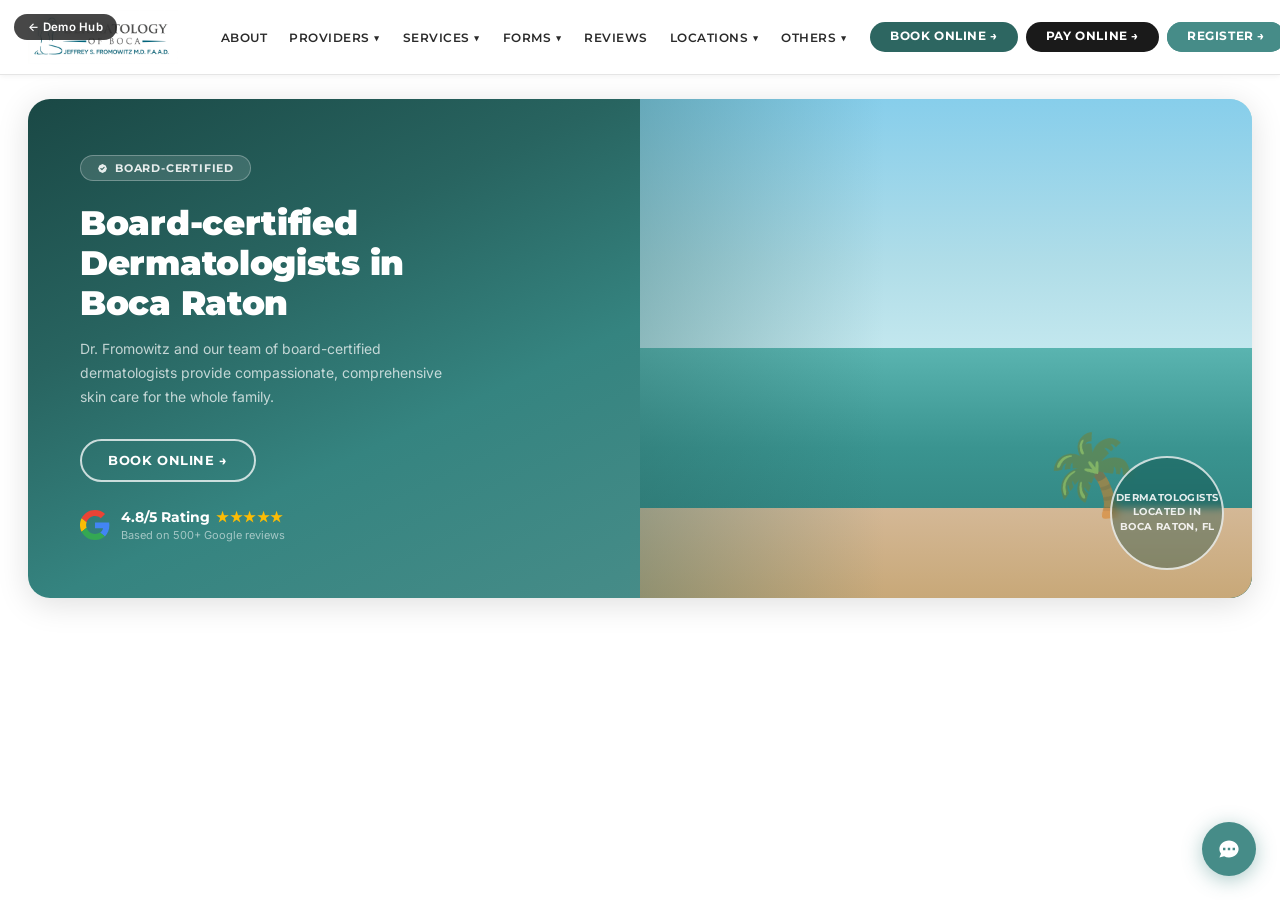
<file: practice-website.html>
<!DOCTYPE html>
<html lang="en">
<head>
<meta charset="UTF-8">
<meta name="viewport" content="width=device-width, initial-scale=1.0">
<title>Dermatology of Boca – Expert Skin Care in Boca Raton, FL</title>
<link href="https://fonts.googleapis.com/css2?family=Inter:wght@300;400;500;600;700;800&family=Montserrat:wght@400;500;600;700;800;900&display=swap" rel="stylesheet">
<style>
*,*::before,*::after{box-sizing:border-box;margin:0;padding:0}
body{font-family:'Inter',sans-serif;background:#fff;color:#1a1a1a}

/* ── Demo back badge ─────────────────────────────────── */
.demo-back{position:fixed;top:14px;left:14px;z-index:9999;background:rgba(0,0,0,.72);color:white;font-size:11.5px;font-weight:600;padding:6px 14px;border-radius:20px;cursor:pointer;backdrop-filter:blur(8px);text-decoration:none;transition:background .2s;letter-spacing:.3px}
.demo-back:hover{background:rgba(0,0,0,.9)}

/* ── Header ──────────────────────────────────────────── */
header{position:sticky;top:0;z-index:100;background:#fff;border-bottom:1px solid #e5e5e5;box-shadow:0 1px 6px rgba(0,0,0,.06)}
.hdr-in{max-width:1300px;margin:0 auto;padding:0 28px;display:flex;align-items:center;height:74px;gap:0}

.hdr-logo{display:flex;align-items:center;flex-shrink:0;margin-right:32px}
.hdr-logo img{height:54px;width:auto;object-fit:contain;display:block}

.hdr-nav{display:flex;align-items:center;flex:1;gap:0}
.hn{font-family:'Montserrat',sans-serif;font-size:12px;font-weight:600;color:#2a2a2a;text-decoration:none;padding:8px 11px;letter-spacing:.5px;text-transform:uppercase;cursor:pointer;white-space:nowrap;transition:color .2s;user-select:none}
.hn:hover{color:#468C88}

.hdr-btns{display:flex;align-items:center;gap:8px;flex-shrink:0;margin-left:12px}
.hbtn{font-family:'Montserrat',sans-serif;font-size:11.5px;font-weight:700;padding:9px 20px;border-radius:50px;cursor:pointer;border:none;letter-spacing:.6px;text-transform:uppercase;transition:all .18s;white-space:nowrap;line-height:1}
.hbtn-teal{background:#5BA8A4;color:#fff}
.hbtn-teal:hover{background:#468C88}
.hbtn-dk{background:#2D6661;color:#fff}
.hbtn-dk:hover{background:#1E4E4A}
.hbtn-black{background:#1A1A1A;color:#fff}
.hbtn-black:hover{background:#333}
.hbtn-reg{background:#468C88;color:#fff;box-shadow:0 0 0 2px #468C88 inset}
.hbtn-reg:hover{background:#38706D}

/* ── Hero wrapper ─────────────────────────────────────── */
.hero-wrap{max-width:1300px;margin:0 auto;padding:24px 28px 0}

.hero-box{display:grid;grid-template-columns:1fr 1fr;border-radius:22px;overflow:hidden;min-height:480px;box-shadow:0 6px 32px rgba(0,0,0,.13)}

/* Left - teal gradient side */
.hero-left{background:linear-gradient(155deg,#1A4845 0%,#286460 35%,#358480 65%,#468C88 100%);padding:56px 52px;display:flex;flex-direction:column;justify-content:center;position:relative}

.hero-tag{display:inline-flex;align-items:center;gap:7px;background:rgba(255,255,255,.13);border:1px solid rgba(255,255,255,.28);border-radius:50px;padding:5px 16px;font-family:'Montserrat',sans-serif;font-size:11px;font-weight:700;color:rgba(255,255,255,.88);letter-spacing:.8px;text-transform:uppercase;margin-bottom:22px;width:fit-content}
.hero-tag svg{flex-shrink:0}

.hero-h1{font-family:'Montserrat',sans-serif;font-size:34px;font-weight:900;color:#fff;line-height:1.18;letter-spacing:-.3px;margin-bottom:14px}

.hero-sub{font-size:14px;color:rgba(255,255,255,.72);line-height:1.7;margin-bottom:30px;max-width:390px}

.hero-book-btn{display:inline-flex;align-items:center;gap:8px;background:transparent;border:2px solid rgba(255,255,255,.75);color:#fff;font-family:'Montserrat',sans-serif;font-size:12.5px;font-weight:700;letter-spacing:.6px;text-transform:uppercase;padding:12px 26px;border-radius:50px;cursor:pointer;transition:all .2s;margin-bottom:26px;width:fit-content}
.hero-book-btn:hover{background:rgba(255,255,255,.14);border-color:rgba(255,255,255,.95)}

/* Google rating */
.grating{display:flex;align-items:center;gap:11px}
.g-logo{width:30px;height:30px;flex-shrink:0}
.grating-info{}
.grating-score{font-family:'Montserrat',sans-serif;font-size:13.5px;font-weight:700;color:#fff;display:flex;align-items:center;gap:6px}
.stars{color:#FBBC05;font-size:14px;letter-spacing:.5px}
.grating-note{font-size:11px;color:rgba(255,255,255,.55);margin-top:2px}

/* Right - beach photo side */
.hero-right{position:relative;overflow:hidden;background:linear-gradient(180deg,#A8D8D6 0%,#7BBAB7 25%,#5CA4A0 50%,#3E8E8A 75%,#2E7470 100%)}
.beach-overlay{position:absolute;inset:0;background:linear-gradient(90deg,rgba(40,100,96,.35) 0%,transparent 40%)}
.beach-scene{position:absolute;inset:0;overflow:hidden}
.beach-sky{position:absolute;top:0;left:0;right:0;height:55%;background:linear-gradient(180deg,#87CEEB 0%,#B0DDE8 60%,#C8EAF0 100%)}
.beach-water{position:absolute;top:50%;left:0;right:0;bottom:0;background:linear-gradient(180deg,#5AB4B0 0%,#3A9490 40%,#2A7A76 100%)}
.beach-sand{position:absolute;bottom:0;left:0;right:0;height:18%;background:linear-gradient(180deg,#D4B896 0%,#C8A878 100%)}
.beach-palm{position:absolute;bottom:15%;right:18%;font-size:80px;opacity:.55;transform:rotate(-8deg);user-select:none}

/* Watermark circle */
.watermark{position:absolute;bottom:28px;right:28px;z-index:10;width:114px;height:114px;border-radius:50%;border:2px solid rgba(255,255,255,.75);background:rgba(0,60,56,.35);backdrop-filter:blur(4px);display:flex;align-items:center;justify-content:center}
.watermark span{font-family:'Montserrat',sans-serif;font-size:10px;font-weight:700;color:rgba(255,255,255,.88);letter-spacing:.4px;text-transform:uppercase;line-height:1.45;text-align:center;padding:12px}

/* ── Info bar ─────────────────────────────────────────── */
.info-bar{background:#F3EBD5;border-top:1px solid #E6D9BB}
.info-in{max-width:1300px;margin:0 auto;padding:0 28px;display:grid;grid-template-columns:repeat(3,1fr)}
.info-col{padding:26px 32px;display:flex;align-items:flex-start;gap:16px;border-right:1px solid rgba(0,0,0,.09)}
.info-col:last-child{border-right:none}
.info-ic-wrap{width:46px;height:46px;border-radius:50%;background:#fff;display:flex;align-items:center;justify-content:center;flex-shrink:0;box-shadow:0 2px 8px rgba(0,0,0,.09)}
.info-ic-wrap svg{width:22px;height:22px}
.info-label{font-family:'Montserrat',sans-serif;font-size:12.5px;font-weight:800;color:#2a2a2a;text-transform:uppercase;letter-spacing:.5px;margin-bottom:9px}
.info-line{font-size:13px;color:#555;line-height:1.65}
.info-line a{color:#468C88;text-decoration:none;font-weight:500}
.info-line a:hover{text-decoration:underline}

/* ── Floating chat ─────────────────────────────────────── */
.chat-fab{position:fixed;bottom:24px;right:24px;z-index:200;width:54px;height:54px;background:#468C88;border-radius:50%;display:flex;align-items:center;justify-content:center;box-shadow:0 4px 20px rgba(70,140,136,.45);cursor:pointer;border:none;transition:all .2s}
.chat-fab:hover{background:#38706D;transform:scale(1.07)}
</style>
</head>
<body>

<a class="demo-back" href="index.html">← Demo Hub</a>

<!-- ═══ HEADER ═══════════════════════════════════════════ -->
<header>
  <div class="hdr-in">
    <div class="hdr-logo">
      <img src="boca logo.png" alt="Dermatology of Boca">
    </div>

    <nav class="hdr-nav">
      <span class="hn">About</span>
      <span class="hn">Providers &#9660;</span>
      <span class="hn">Services &#9660;</span>
      <span class="hn">Forms &#9660;</span>
      <span class="hn">Reviews</span>
      <span class="hn">Locations &#9660;</span>
      <span class="hn">Others &#9660;</span>
    </nav>

    <div class="hdr-btns">
      <button class="hbtn hbtn-dk" onclick="window.open('https://online-scheduler-dcdga2gnhgaafggt.eastus2-01.azurewebsites.net/?r=MTIwMDQxODA5NTIzMDk%3D','_blank')">BOOK ONLINE &rarr;</button>
      <button class="hbtn hbtn-black">PAY ONLINE &rarr;</button>
      <button class="hbtn hbtn-reg" onclick="window.open('established-patient.html','_blank')">REGISTER &rarr;</button>
    </div>
  </div>
</header>

<!-- ═══ HERO ═══════════════════════════════════════════════ -->
<div class="hero-wrap">
  <div class="hero-box">

    <!-- Left: teal content side -->
    <div class="hero-left">
      <div class="hero-tag">
        <svg width="11" height="11" viewBox="0 0 20 20" fill="currentColor"><path fill-rule="evenodd" d="M6.267 3.455a3.066 3.066 0 001.745-.723 3.066 3.066 0 013.976 0 3.066 3.066 0 001.745.723 3.066 3.066 0 012.812 2.812c.051.643.304 1.254.723 1.745a3.066 3.066 0 010 3.976 3.066 3.066 0 00-.723 1.745 3.066 3.066 0 01-2.812 2.812 3.066 3.066 0 00-1.745.723 3.066 3.066 0 01-3.976 0 3.066 3.066 0 00-1.745-.723 3.066 3.066 0 01-2.812-2.812 3.066 3.066 0 00-.723-1.745 3.066 3.066 0 010-3.976 3.066 3.066 0 00.723-1.745 3.066 3.066 0 012.812-2.812zm7.44 5.252a1 1 0 00-1.414-1.414L9 10.586 7.707 9.293a1 1 0 00-1.414 1.414l2 2a1 1 0 001.414 0l4-4z" clip-rule="evenodd"/></svg>
        Board-Certified
      </div>

      <h1 class="hero-h1">Board-certified<br>Dermatologists in<br>Boca Raton</h1>

      <p class="hero-sub">Dr. Fromowitz and our team of board-certified dermatologists provide compassionate, comprehensive skin care for the whole family.</p>

      <button class="hero-book-btn" onclick="window.open('https://online-scheduler-dcdga2gnhgaafggt.eastus2-01.azurewebsites.net/?r=MTIwMDQxODA5NTIzMDk%3D','_blank')">
        BOOK ONLINE &rarr;
      </button>

      <!-- Google rating -->
      <div class="grating">
        <svg class="g-logo" viewBox="0 0 48 48">
          <path fill="#EA4335" d="M24 9.5c3.54 0 6.71 1.22 9.21 3.6l6.85-6.85C35.9 2.38 30.47 0 24 0 14.62 0 6.51 5.33 2.56 13.22l7.98 6.19C12.43 13.72 17.74 9.5 24 9.5z"/>
          <path fill="#4285F4" d="M46.98 24.55c0-1.57-.15-3.09-.38-4.55H24v9.02h12.94c-.58 2.96-2.26 5.48-4.78 7.18l7.73 6c4.51-4.18 7.09-10.36 7.09-17.65z"/>
          <path fill="#FBBC05" d="M10.53 28.59c-.48-1.45-.76-2.99-.76-4.59s.27-3.14.76-4.59l-7.98-6.19C.92 16.46 0 20.12 0 24c0 3.88.92 7.54 2.56 10.78l7.97-6.19z"/>
          <path fill="#34A853" d="M24 48c6.48 0 11.93-2.13 15.89-5.81l-7.73-6c-2.18 1.48-4.96 2.31-8.16 2.31-6.26 0-11.57-4.22-13.47-9.91l-7.98 6.19C6.51 42.67 14.62 48 24 48z"/>
        </svg>
        <div class="grating-info">
          <div class="grating-score">4.8/5 Rating <span class="stars">&#9733;&#9733;&#9733;&#9733;&#9733;</span></div>
          <div class="grating-note">Based on 500+ Google reviews</div>
        </div>
      </div>
    </div>

    <!-- Right: beach photo side -->
    <div class="hero-right">
      <div class="beach-scene">
        <div class="beach-sky"></div>
        <div class="beach-water"></div>
        <div class="beach-sand"></div>
      </div>
      <div class="beach-overlay"></div>
      <div class="beach-palm">🌴</div>

      <!-- Circular watermark stamp -->
      <div class="watermark">
        <span>Dermatologists<br>located in<br>Boca Raton, FL</span>
      </div>
    </div>

  </div>
</div>


<!-- Floating chat button -->
<button class="chat-fab" title="Chat with us">
  <svg width="24" height="24" viewBox="0 0 20 20" fill="white">
    <path fill-rule="evenodd" d="M18 10c0 3.866-3.582 7-8 7a8.841 8.841 0 01-4.083-.98L2 17l1.338-3.123C2.493 12.767 2 11.434 2 10c0-3.866 3.582-7 8-7s8 3.134 8 7zM7 9H5v2h2V9zm8 0h-2v2h2V9zM9 9h2v2H9V9z" clip-rule="evenodd"/>
  </svg>
</button>

</body>
</html>
</file>
<file: styles.css>
/* ══ SHARED TOKENS - SOFT TEAL & PURPLE ══ */
:root{
  /* Brand - soft teal */
  --brand:#468C88;--brand-dk:#38706D;--brand-lt:#E2EFEE;--brand-border:#BDDAD8;
  /* Purple accent */
  --orange:#8474A1;--orange-dk:#6B5A8A;--orange-lt:#E8E1F0;--orange-mid:#9D8AB5;
  /* Backgrounds - lighter, more breathing */
  --bg:#FAFBFC;--surface:#F5F7FA;--white:#FFFFFF;
  /* Borders - softer teal tint */
  --border:#D1E5E7;--borderlt:#E8F3F4;
  /* Text - cleaner hierarchy */
  --t1:#0F3E42;--t2:#5A7278;--t3:#8B9FA5;
  /* Semantic */
  --green:#10B981;--green-bg:#F0FDF4;--green-border:#D1FAE5;
  --amber:#F59E0B;--amber-bg:#FFFBF0;
  --red:#EF4444;--red-bg:#FEF2F2;
  --blue:#08979D;--blue-bg:#E8F3F4;
  --purple:#8474A1;--purple-bg:#E8E1F0;
  /* Legacy aliases */
  --navy:#0F3E42;--navy2:#1A5A60;--navy3:#2E7578;
  /* Shadows - softer, more refined */
  --sh1:0 1px 2px rgba(0,0,0,.04);
  --sh2:0 2px 8px rgba(0,0,0,.06);
  --sh3:0 8px 24px rgba(0,0,0,.08);
  --sh-brand:0 4px 16px rgba(70,140,136,.18);
  /* Radii */
  --r:12px;--rsm:8px;--rlg:16px;--rxl:24px;
}
*{box-sizing:border-box;margin:0;padding:0}
body{font-family:'Inter','Roboto',sans-serif;background:var(--bg);color:var(--t1);font-size:15px;line-height:1.6;overflow:hidden;height:100vh;letter-spacing:-0.3px}

/* ══ APP CONTAINERS ══ */
.app-wrap{position:fixed;top:0;left:0;right:0;bottom:0;display:none;overflow:hidden;z-index:1}
.app-wrap.active{display:flex;z-index:10}
#app-landing{z-index:2}
#app-landing.active{z-index:2}

/* ══ SHARED TOAST ══ */
.g-toast{position:fixed;bottom:20px;left:50%;transform:translateX(-50%) translateY(20px);background:var(--navy);color:#fff;padding:11px 20px;border-radius:10px;font-size:13px;font-weight:500;box-shadow:var(--sh3);z-index:99999;opacity:0;transition:all .3s;pointer-events:none;white-space:nowrap}
.g-toast.show{opacity:1;transform:translateX(-50%) translateY(0)}

/* ══════════════════════════════════
   STAFF DASHBOARD CSS
══════════════════════════════════ */
*{box-sizing:border-box;margin:0;padding:0}


/* ───── SIDEBAR ───── */
.sb{width:240px;min-width:240px;background:var(--white);border-right:1px solid var(--border);display:flex;flex-direction:column;height:100vh;overflow-y:auto;flex-shrink:0}
.sb-logo{padding:28px 24px 24px;border-bottom:1px solid var(--border);display:flex;align-items:center;gap:12px;flex-shrink:0}
.sb-mark{width:40px;height:40px;background:var(--brand);border-radius:12px;display:flex;align-items:center;justify-content:center;flex-shrink:0}
.sb-mark svg{width:22px;height:22px}
.sb-brand{font-size:16px;font-weight:700;color:var(--t1);line-height:1.2;letter-spacing:-0.5px}
.sb-sub{font-size:11px;color:var(--t3);text-transform:uppercase;letter-spacing:.8px;margin-top:2px}
.sb-section{padding:24px 12px 8px}
.sb-lbl{font-size:11px;font-weight:700;color:var(--t3);text-transform:uppercase;letter-spacing:1.2px;padding:0 12px 12px}
.ni{display:flex;align-items:center;gap:11px;padding:12px 14px;border-radius:10px;cursor:pointer;color:var(--t2);font-size:14px;font-weight:500;transition:all .15s;position:relative;user-select:none;border:none;background:transparent;width:100%;text-align:left}
.ni:hover{background:var(--surface);color:var(--t1)}
.ni.active{background:var(--brand-lt);color:var(--brand);font-weight:600}
.ni.active::before{content:'';position:absolute;left:0;top:50%;transform:translateY(-50%);width:4px;height:24px;background:var(--brand);border-radius:0 2px 2px 0}
.ni svg{width:18px;height:18px;flex-shrink:0;opacity:.6}
.ni.active svg,.ni:hover svg{opacity:1}
.nb{margin-left:auto;background:var(--brand);color:#fff;font-size:11px;font-weight:700;padding:3px 8px;border-radius:12px}
.sb-foot{margin-top:auto;padding:16px 12px;border-top:1px solid var(--border)}
.ua{display:flex;align-items:center;gap:11px;padding:10px 14px;border-radius:10px;cursor:pointer}
.ua:hover{background:var(--surface)}
.uav{width:36px;height:36px;border-radius:50%;background:var(--brand);display:flex;align-items:center;justify-content:center;font-size:13px;font-weight:700;color:#fff;flex-shrink:0}
.un{font-size:14px;font-weight:600;color:var(--t1)}
.ur{font-size:12px;color:var(--t3)}

/* ───── MAIN ───── */
.main{flex:1;display:flex;flex-direction:column;overflow:hidden;min-width:0}

/* TOPBAR */
.tb{background:var(--white);border-bottom:1px solid var(--border);padding:0 32px;height:70px;display:flex;align-items:center;gap:18px;flex-shrink:0}
.tb-title{font-size:18px;font-weight:700;color:var(--t1);letter-spacing:-0.5px}
.tb-div{width:1px;height:22px;background:var(--border)}
.loc-sel{display:flex;align-items:center;gap:8px;padding:9px 14px;border:1px solid var(--border);border-radius:10px;cursor:pointer;font-size:14px;font-weight:500;color:var(--t1);transition:border-color .15s;background:var(--white)}
.loc-sel:hover{border-color:var(--brand)}
.dn{display:flex;align-items:center;gap:8px}
.db2{width:36px;height:36px;border:1px solid var(--border);border-radius:10px;display:flex;align-items:center;justify-content:center;cursor:pointer;background:var(--white);color:var(--t2);transition:all .15s;font-size:15px}
.db2:hover{background:var(--brand-lt);border-color:var(--brand-border);color:var(--brand)}
.dc{font-size:14px;font-weight:600;color:var(--t1);min-width:140px;text-align:center}
.tb-sp{flex:1}
.srch{display:flex;align-items:center;gap:10px;padding:10px 16px;border:1.5px solid var(--border);border-radius:10px;background:var(--surface);width:240px;transition:all .15s}
.srch:focus-within{border-color:var(--brand);background:var(--white);box-shadow:0 0 0 3px rgba(0,102,255,.1)}
.srch input{border:none;outline:none;background:transparent;font-size:14px;width:100%;color:var(--t1);font-family:'Inter','Roboto',sans-serif}
.srch input::placeholder{color:var(--t3)}
.tbb{width:36px;height:36px;border:1px solid var(--border);border-radius:10px;display:flex;align-items:center;justify-content:center;cursor:pointer;background:var(--white);color:var(--t2);transition:all .15s;position:relative;flex-shrink:0;font-size:15px}
.tbb:hover{background:var(--brand-lt);border-color:var(--brand-border);color:var(--brand)}
.ndot{position:absolute;top:6px;right:6px;width:8px;height:8px;background:var(--red);border-radius:50%;border:2px solid var(--white)}

/* ───── VIEWS ───── */
.view{display:none;flex:1;overflow-y:auto;padding:32px 40px;flex-direction:column;gap:24px}
.view.active{display:flex}

/* KPI ROW */
.krow{display:grid;grid-template-columns:repeat(5,1fr);gap:16px}
.kc{background:var(--white);border-radius:var(--r);padding:22px 24px;box-shadow:var(--sh1);border:1px solid var(--borderlt);display:flex;flex-direction:column;gap:8px;transition:box-shadow .15s;cursor:default}
.kc:hover{box-shadow:var(--sh2)}
.kl{font-size:11px;font-weight:600;color:var(--t3);text-transform:uppercase;letter-spacing:.6px}
.kv{font-size:32px;font-weight:800;color:var(--t1);line-height:1;letter-spacing:-0.5px}
.kv small{font-size:14px;font-weight:500;color:var(--t2);margin-top:4px;display:block}
.kf{font-size:13px;color:var(--t2);display:flex;align-items:center;gap:6px;margin-top:4px}
.kt-up{color:var(--green);font-weight:700}
.kt-dn{color:var(--red);font-weight:700}
.kpill{display:inline-flex;align-items:center;gap:5px;padding:4px 10px;border-radius:20px;font-size:12px;font-weight:600;margin-top:4px}
.kpill.o{background:var(--brand-lt);color:var(--brand)}
.kpill.g{background:var(--green-bg);color:var(--green)}
.kpill.a{background:var(--amber-bg);color:var(--amber)}
.kpill.r{background:var(--red-bg);color:var(--red)}

/* AI INSIGHT BAR */
.ai-bar{display:flex;align-items:center;gap:14px;padding:16px 20px;background:var(--brand-lt);border:1px solid var(--brand-border);border-radius:var(--r);font-size:14px;color:var(--t2);box-shadow:var(--sh1)}
.ai-ic{width:36px;height:36px;background:var(--brand);border-radius:10px;display:flex;align-items:center;justify-content:center;flex-shrink:0}
.ai-ic svg{width:18px;height:18px}
.ai-bar strong{color:var(--t1);font-weight:600}
.ai-bar-act{margin-left:auto;background:var(--brand);color:#fff;border:none;border-radius:8px;padding:8px 14px;font-size:13px;font-weight:600;cursor:pointer;font-family:'Inter','Roboto',sans-serif;transition:background .15s;flex-shrink:0;box-shadow:var(--sh-brand)}
.ai-bar-act:hover{background:var(--brand-dk)}

/* QUEUE CARD */
.qcard{background:var(--white);border-radius:var(--rlg);box-shadow:var(--sh1);border:1px solid var(--borderlt);overflow:hidden;flex-shrink:0}
.qhead{padding:20px 24px 0;display:flex;align-items:center;gap:14px;flex-wrap:wrap}
.qtitle{font-size:16px;font-weight:700;color:var(--t1);letter-spacing:-0.3px}
.qcount{background:var(--surface);color:var(--t2);font-size:13px;font-weight:600;padding:4px 10px;border-radius:12px}
.qtabs{display:flex;gap:4px;margin-left:14px}
.qt{padding:8px 16px;border-radius:8px;font-size:14px;font-weight:500;cursor:pointer;color:var(--t2);transition:all .15s;border:none;background:transparent}
.qt:hover{background:var(--surface);color:var(--t1)}
.qt.active{background:var(--brand-lt);color:var(--brand);font-weight:600}
.qfilt{margin-left:auto;display:flex;align-items:center;gap:10px}
.fb{display:flex;align-items:center;gap:8px;padding:8px 14px;border:1px solid var(--border);border-radius:8px;background:var(--white);font-size:13px;font-weight:500;color:var(--t2);cursor:pointer;transition:all .15s}
.fb:hover{border-color:var(--brand-border);color:var(--brand);background:var(--brand-lt)}

/* TABLE */
.qtbl{width:100%;border-collapse:collapse;margin-top:16px}
.qtbl th{text-align:left;padding:16px 20px;font-size:12px;font-weight:700;color:var(--t3);text-transform:uppercase;letter-spacing:.6px;border-bottom:1px solid var(--border);background:var(--surface);white-space:nowrap}
.qtbl td{padding:0;border-bottom:1px solid var(--borderlt);vertical-align:middle}
.qtbl tr:last-child td{border-bottom:none}
.qtbl tr.rw:hover td{background:var(--surface)}
.qtbl tr.rw{cursor:pointer}
.tdi{padding:16px 20px;display:flex;align-items:center;transition:background .1s}

/* PATIENT CELL */
.pcell{display:flex;align-items:center;gap:12px}
.pav{width:38px;height:38px;border-radius:50%;display:flex;align-items:center;justify-content:center;font-size:13px;font-weight:700;color:#fff;flex-shrink:0}
.pname{font-size:14px;font-weight:700;color:var(--t1)}
.pdob{font-size:12px;color:var(--t3);margin-top:2px}
.pnew{font-size:10px;font-weight:700;color:var(--brand);background:var(--brand-lt);padding:2px 7px;border-radius:10px;margin-left:6px}

/* STATUS */
.spill{display:inline-flex;align-items:center;gap:6px;padding:6px 12px;border-radius:20px;font-size:13px;font-weight:600;white-space:nowrap}
.sdot{width:8px;height:8px;border-radius:50%;flex-shrink:0}
.s-done{background:var(--green-bg);color:var(--green)}.s-done .sdot{background:var(--green)}
.s-part{background:var(--amber-bg);color:var(--amber)}.s-part .sdot{background:var(--amber)}
.s-pend{background:var(--red-bg);color:var(--red)}.s-pend .sdot{background:var(--red)}
.s-fail{background:var(--red-bg);color:var(--red)}.s-fail .sdot{background:var(--red)}
.s-in{background:var(--blue-bg);color:var(--blue)}.s-in .sdot{background:var(--blue)}

/* E&B / DEDUCTIBLE - our key UX improvement */
.ebcell{display:flex;flex-direction:column;gap:2px}
.ebrow{display:flex;align-items:center;gap:5px}
.eblbl{font-size:10px;color:var(--t3);width:42px;flex-shrink:0}
.ebb{font-size:11px;font-weight:600;padding:1px 6px;border-radius:4px}
.ebb.g{background:var(--green-bg);color:var(--green)}
.ebb.r{background:var(--red-bg);color:var(--red)}
.ebb.a{background:var(--amber-bg);color:var(--amber)}

/* DEDUCT CLEAR DISPLAY */
.dcell{display:flex;flex-direction:column;gap:3px}
.damt{font-size:14px;font-weight:700;color:var(--t1)}
.dbar{height:4px;border-radius:2px;background:var(--border);width:72px;overflow:hidden;margin-top:1px}
.dfill{height:100%;border-radius:2px;transition:width .4s}
.dcp{font-size:11px;color:var(--t2);margin-top:1px}

/* FLAGS */
.flags{display:flex;gap:3px;flex-wrap:wrap}
.fl{font-size:10px;font-weight:600;padding:2px 6px;border-radius:4px;white-space:nowrap}
.fl.i{background:#FFFBEB;color:#D97706}
.fl.p{background:var(--red-bg);color:#DC2626}
.fl.n{background:var(--blue-bg);color:#2563EB}
.fl.c{background:var(--purple-bg);color:var(--purple)}
.fl.ok{background:var(--green-bg);color:var(--green)}

/* ACTIONS */
.acell{display:flex;align-items:center;gap:5px}
.ab{display:flex;align-items:center;gap:4px;padding:6px 10px;border-radius:7px;font-size:12px;font-weight:500;cursor:pointer;border:none;transition:all .15s;white-space:nowrap;font-family:'Roboto',sans-serif}
.ab.ci{background:var(--brand);color:#fff;box-shadow:var(--sh-brand)}
.ab.ci:hover{background:var(--brand-dk);transform:translateY(-1px)}
.ab.vw{background:var(--surface);color:var(--t2);border:1px solid var(--border)}
.ab.vw:hover{background:var(--white);border-color:var(--brand-border);color:var(--brand)}
.ab.sm{background:var(--surface);color:var(--t2);border:1px solid var(--border);padding:6px 7px}
.ab.sm:hover{background:var(--white);border-color:var(--brand-border);color:var(--brand)}
.ab.done{background:var(--green-bg);color:var(--green);border:1px solid rgba(16,185,129,.3);font-weight:600;cursor:default}

/* ───── SLIDE PANEL ───── */
.ov{position:fixed;inset:0;background:rgba(0,0,0,.32);z-index:100;display:none;animation:fi .2s ease}
.ov.open{display:block}
.sp{position:fixed;right:0;top:40px;bottom:0;width:520px;background:var(--white);box-shadow:var(--sh3);z-index:100000;display:flex;flex-direction:column;transform:translateX(100%);transition:transform .3s cubic-bezier(.4,0,.2,1);overflow:hidden}
.sp.open{transform:translateX(0)}
.sph{padding:48px 28px 20px;border-bottom:1px solid var(--border);display:flex;align-items:flex-start;gap:14px;flex-shrink:0}
.spclose{margin-left:auto;width:36px;height:36px;border-radius:10px;display:flex;align-items:center;justify-content:center;cursor:pointer;border:1px solid var(--border);background:var(--surface);color:var(--t2);flex-shrink:0;transition:all .15s}
.spclose:hover{background:var(--red-bg);border-color:var(--red);color:var(--red)}
.spav{width:52px;height:52px;border-radius:50%;display:flex;align-items:center;justify-content:center;font-size:18px;font-weight:700;color:#fff;flex-shrink:0}
.spname{font-size:18px;font-weight:800;color:var(--t1);letter-spacing:-0.3px}
.spmeta{font-size:13px;color:var(--t2);margin-top:4px}
.sptabs{display:flex;padding:0 28px;gap:4px;border-bottom:1px solid var(--border);flex-shrink:0;margin-top:12px}
.spt{padding:12px 16px;font-size:14px;font-weight:500;cursor:pointer;color:var(--t2);border-bottom:3px solid transparent;transition:all .15s;margin-bottom:-1px;border:none;background:transparent;font-family:'Roboto',sans-serif}
.spt:hover{color:var(--t1)}
.spt.active{color:var(--brand);border-bottom-color:var(--brand);font-weight:700}
.spbody{flex:1;overflow-y:auto;padding:24px 28px;display:flex;flex-direction:column;gap:20px}
.spv{display:none}.spv.active{display:flex;flex-direction:column;gap:20px}
.info-section{margin-bottom:20px}
.sec-t{font-size:14px;font-weight:700;color:var(--t1);text-transform:uppercase;letter-spacing:.7px;margin-bottom:12px}
.igrid{display:grid;grid-template-columns:1fr 1fr;gap:14px}
.ii{display:flex;flex-direction:column;gap:6px}
.il{font-size:12px;color:var(--t3);font-weight:500}
.iv{font-size:14px;font-weight:600;color:var(--t1)}

/* DEDUCTIBLE PANEL */
.dp{background:linear-gradient(135deg,#1B6FEB,#2563EB);border-radius:var(--r);padding:16px;color:#fff}
.dp-t{font-size:10.5px;font-weight:600;color:rgba(255,255,255,.4);text-transform:uppercase;letter-spacing:.8px;margin-bottom:12px;display:flex;align-items:center;gap:6px}
.ai-chip{background:rgba(232,101,45,.3);color:var(--orange-mid);font-size:9.5px;font-weight:700;padding:2px 7px;border-radius:10px;letter-spacing:.3px}
.dp-grid{display:grid;grid-template-columns:1fr 1fr 1fr;gap:14px;margin-bottom:14px}
.dpi{display:flex;flex-direction:column;gap:3px}
.dpil{font-size:10px;color:rgba(255,255,255,.38)}
.dpiv{font-size:22px;font-weight:700;color:#fff;line-height:1}
.dpis{font-size:10.5px;color:rgba(255,255,255,.45)}
.dp-bar{background:rgba(255,255,255,.1);border-radius:4px;height:7px;overflow:hidden;margin-bottom:5px}
.dp-fill{height:100%;border-radius:4px;background:linear-gradient(90deg,var(--green),#34D399);transition:width .6s cubic-bezier(.4,0,.2,1)}
.dp-leg{display:flex;justify-content:space-between;font-size:10px;color:rgba(255,255,255,.38)}
.dp-row{display:flex;align-items:center;justify-content:space-between;padding:6px 0;border-top:1px solid rgba(255,255,255,.07)}
.dp-rl{font-size:12px;color:rgba(255,255,255,.6)}
.dp-rv{font-size:13px;font-weight:600;color:#fff}
.dp-rv.g{color:#34D399}
.dp-rv.a{color:#FCD34D}
.dp-rv.r{color:#F87171}

/* PAYMENT PANEL */
.pp{background:var(--surface);border-radius:var(--r);padding:18px;border:1px solid var(--border)}
.ppr{display:flex;justify-content:space-between;align-items:center;padding:10px 0;border-bottom:1px solid var(--borderlt)}
.ppr:last-child{border-bottom:none;font-weight:700;font-size:15px}
.pprl{font-size:14px;color:var(--t2)}
.pprv{font-size:14px;font-weight:600;color:var(--t1)}
.pay-btns{display:grid;grid-template-columns:1fr 1fr 1fr;gap:10px;margin-top:12px}
.pb{padding:14px;border:1px solid var(--border);border-radius:10px;text-align:center;cursor:pointer;transition:all .15s;background:var(--white)}
.pb:hover{border-color:var(--brand-border);background:var(--brand-lt)}
.pb-ic{font-size:20px;display:block;margin-bottom:6px}
.pb-l{font-size:12px;font-weight:600;color:var(--t1)}

/* PANEL ACTIONS */
.spact{padding:20px 28px;border-top:1px solid var(--border);display:flex;gap:12px;flex-shrink:0}
.spa-p{flex:1;padding:13px 16px;background:var(--brand);color:#fff;border:none;border-radius:10px;font-size:15px;font-weight:700;cursor:pointer;display:flex;align-items:center;justify-content:center;gap:8px;transition:all .15s;font-family:'Inter','Roboto',sans-serif;box-shadow:var(--sh-brand)}
.spa-p:hover{background:var(--brand-dk);transform:translateY(-1px)}
.spa-s{padding:13px 18px;background:var(--surface);color:var(--t2);border:1px solid var(--border);border-radius:10px;font-size:14px;font-weight:600;cursor:pointer;transition:all .15s;font-family:'Inter','Roboto',sans-serif}
.spa-s:hover{border-color:var(--brand-border);color:var(--brand);background:var(--brand-lt)}

/* ───── ANALYTICS VIEW ───── */
.an-grid{display:grid;grid-template-columns:2fr 1fr;gap:20px}
.an-card{background:var(--white);border-radius:var(--r);padding:24px;box-shadow:var(--sh1);border:1px solid var(--borderlt)}
.an-title{font-size:15px;font-weight:800;color:var(--t1);margin-bottom:18px;display:flex;align-items:center;justify-content:space-between;letter-spacing:-0.3px}
.an-title span{font-size:13px;font-weight:500;color:var(--t3)}
.ch-wrap{height:160px;position:relative;display:flex;align-items:flex-end;gap:6px;padding-bottom:20px}
.ch-bar{flex:1;border-radius:4px 4px 0 0;position:relative;transition:opacity .15s;cursor:pointer;min-width:0}
.ch-bar:hover{opacity:.85}
.ch-bar::after{content:attr(data-v);position:absolute;bottom:-18px;left:50%;transform:translateX(-50%);font-size:10px;color:var(--t3);white-space:nowrap}
.ch-lbl{position:absolute;top:-18px;left:50%;transform:translateX(-50%);font-size:10.5px;font-weight:600;white-space:nowrap}
.metric-list{display:flex;flex-direction:column;gap:10px}
.ml-item{display:flex;align-items:center;gap:10px}
.ml-label{font-size:12.5px;color:var(--t2);flex:1}
.ml-bar{flex:2;height:6px;background:var(--border);border-radius:3px;overflow:hidden}
.ml-fill{height:100%;border-radius:3px;background:var(--brand);transition:width .5s}
.ml-val{font-size:12.5px;font-weight:600;color:var(--t1);min-width:36px;text-align:right}
.stat-grid{display:grid;grid-template-columns:1fr 1fr;gap:10px}
.sg-item{background:var(--surface);border-radius:var(--rsm);padding:12px;text-align:center}
.sg-v{font-size:22px;font-weight:700;color:var(--t1);line-height:1}
.sg-l{font-size:11px;color:var(--t3);margin-top:4px}
.sg-t{font-size:11.5px;font-weight:600;margin-top:2px}
.donut{width:110px;height:110px;position:relative;margin:0 auto 12px}
.donut svg{transform:rotate(-90deg)}
.donut-label{position:absolute;inset:0;display:flex;flex-direction:column;align-items:center;justify-content:center;font-size:20px;font-weight:700;color:var(--t1)}
.donut-label small{font-size:10px;color:var(--t3);font-weight:400}
.legend{display:flex;flex-direction:column;gap:6px}
.leg-item{display:flex;align-items:center;gap:7px;font-size:12px;color:var(--t2)}
.leg-dot{width:9px;height:9px;border-radius:50%;flex-shrink:0}

/* ───── MESSAGING VIEW ───── */
.msg-layout{display:grid;grid-template-columns:280px 1fr;gap:0;background:var(--white);border-radius:var(--r);border:1px solid var(--border);overflow:hidden;height:calc(100vh - 160px);box-shadow:var(--sh1)}
.msg-list{border-right:1px solid var(--border);overflow-y:auto;display:flex;flex-direction:column}
.msg-list-head{padding:14px 16px;border-bottom:1px solid var(--border);font-size:14px;font-weight:700;color:var(--t1);display:flex;align-items:center;justify-content:space-between;flex-shrink:0}
.msg-list-head span{font-size:11px;font-weight:600;background:var(--red);color:#fff;padding:2px 6px;border-radius:10px}
.mc{display:flex;align-items:flex-start;gap:10px;padding:12px 16px;cursor:pointer;border-bottom:1px solid var(--borderlt);transition:background .12s}
.mc:hover,.mc.active{background:var(--brand-lt)}
.mc.active{border-left:3px solid var(--brand)}
.mc-av{width:36px;height:36px;border-radius:50%;display:flex;align-items:center;justify-content:center;font-size:13px;font-weight:700;color:#fff;flex-shrink:0}
.mc-name{font-size:13px;font-weight:600;color:var(--t1)}
.mc-prev{font-size:11.5px;color:var(--t3);white-space:nowrap;overflow:hidden;text-overflow:ellipsis;max-width:160px}
.mc-time{font-size:10.5px;color:var(--t3);margin-left:auto;white-space:nowrap}
.mc-unread{width:8px;height:8px;background:var(--brand);border-radius:50%;flex-shrink:0;margin-top:4px}

.msg-thread{display:flex;flex-direction:column;overflow:hidden}
.mt-head{padding:14px 18px;border-bottom:1px solid var(--border);display:flex;align-items:center;gap:10px;flex-shrink:0;background:var(--white)}
.mt-name{font-size:14px;font-weight:700;color:var(--t1)}
.mt-appt{font-size:12px;color:var(--t2)}
.mt-acts{margin-left:auto;display:flex;gap:7px}
.mt-act{padding:6px 12px;border:1px solid var(--border);border-radius:6px;font-size:12px;font-weight:500;cursor:pointer;background:var(--white);color:var(--t2);transition:all .15s;font-family:'Roboto',sans-serif}
.mt-act:hover{border-color:var(--brand-border);color:var(--brand)}
.mt-act.primary{background:var(--brand);color:#fff;border-color:var(--brand);box-shadow:var(--sh-brand)}
.mt-act.primary:hover{background:var(--brand-dk)}
.mt-msgs{flex:1;overflow-y:auto;padding:16px 18px;display:flex;flex-direction:column;gap:10px}
.mb{max-width:68%;padding:9px 13px;border-radius:12px;font-size:13px;line-height:1.5;color:var(--t1)}
.mb.in{background:var(--surface);align-self:flex-start;border-radius:4px 12px 12px 12px}
.mb.out{background:var(--brand);color:#fff;align-self:flex-end;border-radius:12px 4px 12px 12px}
.mb-t{font-size:10px;color:var(--t3);margin-top:3px}
.mb-t.out{text-align:right;color:rgba(255,255,255,.55)}
.mt-inp{padding:12px 18px;border-top:1px solid var(--border);display:flex;gap:9px;align-items:center;flex-shrink:0;background:var(--white)}
.mi{flex:1;border:1px solid var(--border);border-radius:8px;padding:9px 13px;font-size:13px;outline:none;font-family:'Roboto',sans-serif;transition:border-color .15s;resize:none}
.mi:focus{border-color:var(--brand);box-shadow:0 0 0 3px rgba(37,99,235,.1)}
.ms{background:var(--brand);color:#fff;border:none;border-radius:8px;width:38px;height:38px;display:flex;align-items:center;justify-content:center;cursor:pointer;transition:background .15s;flex-shrink:0;box-shadow:var(--sh-brand)}
.ms:hover{background:var(--brand-dk)}

/* TOAST */
.toast{position:fixed;bottom:24px;left:50%;transform:translateX(-50%) translateY(20px);background:var(--navy);color:#fff;padding:11px 20px;border-radius:10px;font-size:13px;font-weight:500;box-shadow:var(--sh3);z-index:999;opacity:0;transition:all .3s;pointer-events:none;white-space:nowrap}
.toast.show{opacity:1;transform:translateX(-50%) translateY(0)}

@keyframes fi{from{opacity:0}to{opacity:1}}
@keyframes su{from{opacity:0;transform:translateY(8px)}to{opacity:1;transform:translateY(0)}}

::-webkit-scrollbar{width:4px;height:4px}
::-webkit-scrollbar-track{background:transparent}
::-webkit-scrollbar-thumb{background:var(--border);border-radius:10px}
::-webkit-scrollbar-thumb:hover{background:var(--t3)}

/* PROV COLORS */
.pv1{background:#22899C} .pv2{background:#EC4899} .pv3{background:#14B8A6} .pv4{background:#F97316}
.pc1{background:#818CF8} .pc2{background:#F472B6} .pc3{background:#2DD4BF} .pc4{background:#FB923C}
.pc5{background:#A78BFA} .pc6{background:#34D399} .pc7{background:#60A5FA} .pc8{background:#FBBF24}

/* Override: staff body layout scoped to its container */
#app-staff{display:flex;overflow:hidden}
.sb{height:100%!important}

/* ══════════════════════════════════
   PATIENT INTAKE CSS
══════════════════════════════════ */


/* IPHONE 16 PRO FRAME */
.iphone-frame{
  width:432px;background:#2C2C2E;border-radius:56px;
  padding:14px 12px 16px;
  box-shadow:
    0 0 0 1.5px rgba(255,255,255,.18),
    0 0 0 3px rgba(0,0,0,.85),
    0 0 0 4px rgba(255,255,255,.07),
    inset 0 0 0 1px rgba(255,255,255,.05),
    0 50px 110px rgba(0,0,0,.65);
  display:flex;flex-direction:column;align-items:center;flex-shrink:0;
}
.iphone-island{
  width:120px;height:36px;background:#000;border-radius:20px;
  display:flex;align-items:center;justify-content:center;margin-bottom:8px;flex-shrink:0;
  box-shadow:0 0 0 1px rgba(255,255,255,.06),0 2px 8px rgba(0,0,0,.6);
}
.iphone-island::before{content:'';width:10px;height:10px;background:#181818;border-radius:50%;box-shadow:26px 0 0 #181818}
.iphone-home-bar{width:118px;height:5px;background:rgba(255,255,255,.22);border-radius:3px;margin-top:14px;flex-shrink:0}
@media(max-width:440px){.iphone-frame{width:100%;background:transparent;box-shadow:none;border-radius:0;padding:0}.iphone-island,.iphone-home-bar{display:none}}

/* PHONE SHELL */
.shell{width:404px;background:var(--white);display:flex;flex-direction:column;position:relative;overflow-y:auto;overflow-x:hidden;border-radius:44px;height:780px;flex-shrink:0;padding-top:14px;scroll-padding-top:65px}
@media(max-width:440px){.shell{width:100%;border-radius:0;height:100vh;padding-top:0;scroll-padding-top:55px}}

/* PROGRESS BAR */
.prog-wrap{position:sticky;top:14px;z-index:65;background:var(--white);border-bottom:1px solid var(--borderlt);padding:10px 20px 0}
@media(max-width:440px){.prog-wrap{top:0}}
.prog-steps{display:flex;align-items:center;gap:4px;margin-bottom:10px}
.ps{flex:1;height:4px;border-radius:2px;background:var(--borderlt);transition:background .4s}
.ps.done{background:var(--orange)}
.ps.active{background:var(--orange-mid);opacity:.5}
.prog-meta{display:flex;align-items:center;justify-content:space-between;padding-bottom:10px}
.prog-label{font-size:12px;font-weight:600;color:var(--brand)}
.prog-count{font-size:12px;color:var(--t3)}

/* SCREENS */
.screen{display:none;flex-direction:column;flex:1;animation:si .3s ease}
.screen.active{display:flex}
@keyframes si{from{opacity:0;transform:translateX(18px)}to{opacity:1;transform:translateX(0)}}
@keyframes so{from{opacity:1;transform:translateX(0)}to{opacity:0;transform:translateX(-18px)}}

/* HEADER BANNER */
.hdr{padding:24px 20px 20px;background:#FFFFFF;position:sticky;top:0;z-index:60;overflow:hidden;flex-shrink:0}
.hdr::before{content:'';position:absolute;top:-40px;right:-40px;width:160px;height:160px;border-radius:50%;background:rgba(232,101,45,.06)}
.hdr::after{content:'';position:absolute;bottom:-30px;left:-20px;width:120px;height:120px;border-radius:50%;background:rgba(27,111,235,.04)}
.hdr-logo{display:flex;align-items:center;gap:8px;margin-bottom:18px;position:relative}
.hdr-mark{width:30px;height:30px;background:var(--orange);border-radius:8px;display:flex;align-items:center;justify-content:center;flex-shrink:0}
.hdr-mark svg{width:16px;height:16px}
.hdr-brand{font-size:13px;font-weight:700;color:var(--t1)}
.hdr-sub{font-size:10px;color:var(--t3);margin-top:1px}
.hdr-title{font-size:22px;font-weight:700;color:var(--t1);line-height:1.25;position:relative;margin-bottom:6px}
.hdr-desc{font-size:13.5px;color:var(--t2);line-height:1.5;position:relative}
.hdr-appt{display:inline-flex;align-items:center;gap:7px;background:var(--surface);border:1px solid var(--border);border-radius:8px;padding:8px 12px;margin-top:14px;position:relative}
.hdr-appt-text{font-size:12.5px;color:var(--t2)}
.hdr-appt strong{color:var(--t1)}

/* BODY */
.body{padding:20px;display:flex;flex-direction:column;gap:16px;flex:1}

/* SECTION CARD */
.sc{background:var(--white);border-radius:var(--r);border:1px solid var(--borderlt);overflow:hidden}
.sc-head{padding:14px 16px 12px;border-bottom:1px solid var(--borderlt);display:flex;align-items:center;gap:9px}
.sc-ic{width:32px;height:32px;border-radius:9px;display:flex;align-items:center;justify-content:center;flex-shrink:0}
.sc-ic.o{background:var(--orange-lt)}
.sc-ic.g{background:var(--green-bg)}
.sc-ic.b{background:var(--blue-bg)}
.sc-ic.n{background:rgba(26,31,46,.07)}
.sc-title{font-size:14px;font-weight:700;color:var(--t1)}
.sc-sub{font-size:12px;color:var(--t3);margin-top:1px}
.sc-body{padding:16px;display:flex;flex-direction:column;gap:24px}

/* FORM ELEMENTS */
.frow{display:flex;flex-direction:column;gap:5px;margin-bottom:14px}
.frow:last-child{margin-bottom:0}
.frow-2{display:grid;grid-template-columns:1fr 1fr;gap:10px}
label{font-size:12px;font-weight:500;color:var(--t2)}
.fi{width:100%;padding:10px 14px;border:1.5px solid var(--border);border-radius:9px;font-size:14px;color:var(--t1);outline:none;font-family:'Inter','Roboto',sans-serif;transition:all .2s;background:var(--white);-webkit-appearance:none}
.fi:focus{border-color:var(--brand);box-shadow:0 0 0 3px rgba(37,99,235,.1)}
.fi.filled{border-color:var(--green);background:#FAFFFE}
.fi::placeholder{color:var(--t3)}
select.fi{background-image:url("data:image/svg+xml,%3Csvg xmlns='http://www.w3.org/2000/svg' width='12' height='12' viewBox='0 0 20 20' fill='%239CA3AF'%3E%3Cpath fill-rule='evenodd' d='M5.293 7.293a1 1 0 011.414 0L10 10.586l3.293-3.293a1 1 0 111.414 1.414l-4 4a1 1 0 01-1.414 0l-4-4a1 1 0 010-1.414z' clip-rule='evenodd'/%3E%3C/svg%3E");background-repeat:no-repeat;background-position:right 12px center;padding-right:32px}
.fi-note{font-size:11px;color:var(--t3);margin-top:3px}
/* Option Groups (Radio Buttons as Buttons) */
.opt-group{display:flex;flex-direction:column;gap:8px;margin-top:8px}
.opt-btn{display:flex;align-items:center;gap:12px;padding:12px 14px;border:1.5px solid var(--border);border-radius:9px;background:var(--white);cursor:pointer;transition:all .2s;font-size:14px;color:var(--t1);font-weight:500}
.opt-btn:hover{border-color:var(--brand-border);background:var(--brand-lt)}
.opt-btn input[type="radio"]{width:18px;height:18px;accent-color:var(--brand);cursor:pointer;flex-shrink:0}
.opt-btn.selected{border-color:var(--brand);background:var(--brand-lt);color:var(--brand);font-weight:600}
.opt-btn.selected input[type="radio"]{accent-color:var(--brand)}

/* REVIEW ROW */
.rv{display:flex;align-items:flex-start;justify-content:space-between;padding:11px 0;border-bottom:1px solid var(--borderlt)}
.rv:last-child{border-bottom:none}
.rvl{font-size:12px;color:var(--t3);margin-bottom:2px}
.rvv{font-size:14px;font-weight:500;color:var(--t1)}
.rv-edit{font-size:12px;font-weight:600;color:var(--brand);cursor:pointer;padding:3px 8px;border-radius:6px;transition:background .15s;flex-shrink:0}
.rv-edit:hover{background:var(--brand-lt)}
.rv-badge{display:inline-flex;align-items:center;gap:4px;font-size:11.5px;font-weight:600;padding:3px 9px;border-radius:12px}
.rv-badge.g{background:var(--green-bg);color:var(--green)}
.rv-badge.a{background:var(--amber-bg);color:var(--amber)}
.rv-badge.r{background:var(--red-bg);color:var(--red)}

/* INSURANCE UPLOAD */
.ins-upload{border:2px dashed var(--border);border-radius:var(--r);padding:24px 16px;text-align:center;cursor:pointer;transition:all .2s;position:relative}
.ins-upload:hover,.ins-upload.hover{border-color:var(--brand-border);background:var(--brand-lt)}
.ins-upload.done{border-color:var(--green);border-style:solid;background:var(--green-bg)}
.ins-upload-ic{font-size:32px;margin-bottom:8px}
.ins-upload-title{font-size:14px;font-weight:600;color:var(--t1);margin-bottom:4px}
.ins-upload-sub{font-size:12.5px;color:var(--t3)}
.ins-upload input{position:absolute;inset:0;opacity:0;cursor:pointer;width:100%;height:100%}

/* INSURANCE CARD PREVIEW */
.ins-card{background:linear-gradient(135deg,#1B6FEB,#2563EB);border-radius:14px;padding:18px;color:#fff;position:relative;overflow:hidden;margin-bottom:12px}
.ins-card::before{content:'';position:absolute;top:-20px;right:-20px;width:100px;height:100px;border-radius:50%;background:rgba(232,101,45,.15)}
.ins-card-payer{font-size:11px;font-weight:700;color:rgba(255,255,255,.5);text-transform:uppercase;letter-spacing:.8px;margin-bottom:8px}
.ins-card-name{font-size:16px;font-weight:700;color:#fff;margin-bottom:4px}
.ins-card-row{display:flex;justify-content:space-between;margin-top:10px}
.ins-card-field{display:flex;flex-direction:column;gap:2px}
.ins-card-lbl{font-size:9px;color:rgba(255,255,255,.4);text-transform:uppercase;letter-spacing:.5px}
.ins-card-val{font-size:12.5px;font-weight:600;color:#fff}
.ins-verified{display:flex;align-items:center;gap:7px;padding:10px 14px;background:var(--green-bg);border-radius:10px;border:1px solid rgba(16,185,129,.2)}
.ins-verified-text{font-size:13px;font-weight:600;color:var(--green)}
.ins-verified-sub{font-size:11.5px;color:var(--t2);margin-top:1px}

/* DEDUCTIBLE SUMMARY */
.deduct-sum{background:linear-gradient(135deg,#1B6FEB,#2563EB);border-radius:var(--r);padding:16px;color:#fff}
.ds-title{font-size:10px;font-weight:600;color:rgba(255,255,255,.4);text-transform:uppercase;letter-spacing:.8px;margin-bottom:12px;display:flex;align-items:center;gap:6px}
.ai-chip{background:rgba(232,101,45,.3);color:#F97C3C;font-size:9px;font-weight:700;padding:2px 6px;border-radius:8px}
.ds-grid{display:grid;grid-template-columns:1fr 1fr 1fr;gap:12px;margin-bottom:12px}
.dsi{display:flex;flex-direction:column;gap:3px}
.dsil{font-size:10px;color:rgba(255,255,255,.38)}
.dsiv{font-size:18px;font-weight:700;color:#fff;line-height:1}
.dsis{font-size:10px;color:rgba(255,255,255,.4)}
.ds-bar{background:rgba(255,255,255,.1);border-radius:4px;height:6px;overflow:hidden;margin-bottom:4px}
.ds-fill{height:100%;border-radius:4px;background:linear-gradient(90deg,var(--green),#34D399)}
.ds-leg{display:flex;justify-content:space-between;font-size:10px;color:rgba(255,255,255,.35)}
.ds-note{font-size:11px;color:rgba(255,255,255,.5);margin-top:8px;line-height:1.4}

/* CLINICAL QUESTIONS */
.qblock{display:flex;flex-direction:column;gap:10px}
.qcard{border:1.5px solid var(--border);border-radius:var(--r);padding:14px;transition:border-color .2s}
.qcard.answered{border-color:var(--green);background:#FAFFFE}
.qcard-q{font-size:14px;font-weight:500;color:var(--t1);margin-bottom:10px;line-height:1.4}
.qopts{display:flex;gap:10px;flex-wrap:wrap}
.qopt{padding:12px 16px;border-radius:10px;border:1.5px solid var(--border);font-size:13.5px;font-weight:500;color:var(--t2);cursor:pointer;transition:all .2s;background:var(--white);flex:1;min-width:100px;text-align:center}
.qopt:hover{border-color:var(--brand-border);color:var(--brand);background:var(--brand-lt);transform:translateY(-2px);box-shadow:var(--sh1)}
.qopt.sel{border-color:var(--brand);background:var(--brand);color:#fff;box-shadow:0 4px 12px rgba(70,140,136,.25);font-weight:600}
.qopt.sel-no{border-color:var(--green);background:var(--green);color:#fff;box-shadow:0 4px 12px rgba(5,150,105,.2);font-weight:600}
/* Sentiment Rating */
.sent-wrap{display:flex;gap:12px;justify-content:center;align-items:flex-end;flex-wrap:wrap}
.sent-btn{display:flex;flex-direction:column;align-items:center;gap:8px;cursor:pointer;transition:all .2s}
.sent-btn:hover{transform:scale(1.08)}
.sent-btn.sel{transform:scale(1.15);filter:drop-shadow(0 4px 8px rgba(37,99,235,.25))}
.sent-emoji{font-size:32px;line-height:1}
.sent-label{font-size:12px;color:var(--t2);font-weight:500}
.q-tags{display:flex;gap:6px;flex-wrap:wrap;margin-top:8px}
.qtag{display:flex;align-items:center;gap:5px;padding:5px 10px;border-radius:20px;border:1.5px solid var(--border);font-size:12.5px;color:var(--t2);cursor:pointer;background:var(--white);transition:all .15s}
.qtag:hover{border-color:var(--brand-border);background:var(--brand-lt)}
.qtag.sel{border-color:var(--brand-border);background:var(--brand-lt);color:var(--brand)}
.qtag-x{font-size:14px;line-height:1;color:inherit}

/* CONSENT */
.consent-doc{background:var(--surface);border-radius:var(--r);padding:14px;max-height:160px;overflow-y:auto;font-size:12.5px;color:var(--t2);line-height:1.6;border:1px solid var(--border);margin-bottom:12px}
.sig-area{border:2px dashed var(--border);border-radius:var(--r);min-height:80px;display:flex;align-items:center;justify-content:center;cursor:pointer;transition:all .2s;position:relative;overflow:hidden}
.sig-area:hover,.sig-area.active{border-color:var(--brand-border);background:var(--brand-lt)}
.sig-area.signed{border-color:var(--green);border-style:solid;background:var(--green-bg)}
.sig-placeholder{font-size:13px;color:var(--t3);text-align:center}
.sig-text{font-family:Georgia,serif;font-size:22px;color:var(--navy);opacity:.8;font-style:italic}
.consent-check{display:flex;align-items:flex-start;gap:10px;padding:12px;background:var(--surface);border-radius:10px;cursor:pointer}
.consent-check input{width:18px;height:18px;accent-color:var(--brand);flex-shrink:0;margin-top:1px;cursor:pointer}
.consent-check-text{font-size:13px;color:var(--t2);line-height:1.45}
.consent-check-text strong{color:var(--t1)}

/* PAYMENT */
.pay-total{background:linear-gradient(135deg,var(--brand),var(--brand-dk));border-radius:var(--r);padding:20px;color:#fff;text-align:center;position:relative;overflow:hidden}
.pay-total::before{content:'';position:absolute;top:-30px;right:-30px;width:100px;height:100px;border-radius:50%;background:rgba(255,255,255,.08)}
.pay-total-label{font-size:12px;font-weight:500;color:rgba(255,255,255,.75);text-transform:uppercase;letter-spacing:.6px;margin-bottom:4px;position:relative}
.pay-total-amt{font-size:40px;font-weight:700;color:#fff;line-height:1;position:relative}
.pay-total-sub{font-size:12px;color:rgba(255,255,255,.65);margin-top:6px;position:relative}
.pay-breakdown{display:flex;flex-direction:column;gap:0}
.pbr{display:flex;justify-content:space-between;padding:10px 0;border-bottom:1px solid var(--borderlt);font-size:14px}
.pbr:last-child{border-bottom:none;font-weight:700}
.pbr-l{color:var(--t2)}
.pbr-v{color:var(--t1);font-weight:500}
.pay-methods{display:grid;grid-template-columns:1fr 1fr;gap:10px}
.pm{border:2px solid var(--border);border-radius:var(--r);padding:14px;text-align:center;cursor:pointer;transition:all .2s;background:var(--white)}
.pm:hover{border-color:var(--brand-border);background:var(--brand-lt);transform:translateY(-1px);box-shadow:var(--sh1)}
.pm.sel{border-color:var(--brand);background:var(--brand-lt)}
.pm-ic{font-size:26px;margin-bottom:6px;display:block}
.pm-l{font-size:13px;font-weight:600;color:var(--t1)}
.pm-sub{font-size:11px;color:var(--t3);margin-top:2px}
.pm-plan{grid-column:1/-1}

/* PAYMENT PLAN OPTIONS */
.plan-opt{border:2px solid var(--border);border-radius:var(--r);padding:14px;display:flex;align-items:center;justify-content:space-between;cursor:pointer;transition:all .2s;background:var(--white)}
.plan-opt:hover{border-color:var(--brand-border);background:var(--brand-lt);transform:translateY(-1px)}
.plan-opt.sel{border-color:var(--brand);background:var(--brand-lt);box-shadow:var(--sh1)}
.plan-opt.sel .plan-opt-radio{opacity:1}
.plan-opt-radio{transition:opacity .2s}

/* OTP / VERIFY */
.otp-wrap{display:flex;gap:10px;justify-content:center;margin:20px 0}
.otp-inp{width:52px;height:60px;border:2px solid var(--border);border-radius:12px;text-align:center;font-size:24px;font-weight:700;color:var(--t1);outline:none;font-family:'Roboto',sans-serif;transition:all .2s}
.otp-inp:focus{border-color:var(--brand);box-shadow:0 0 0 3px rgba(37,99,235,.1)}
.otp-inp.filled{border-color:var(--green);background:#FAFFFE}

/* BOTTOM ACTION */
.bot{position:sticky;bottom:0;background:var(--white);padding:16px 20px;border-top:1px solid var(--border);display:flex;flex-direction:column;gap:10px}
.btn-p{width:100%;padding:14px;background:var(--brand);color:#fff;border:none;border-radius:12px;font-size:16px;font-weight:700;cursor:pointer;font-family:'Inter','Roboto',sans-serif;transition:all .2s;display:flex;align-items:center;justify-content:center;gap:8px;box-shadow:var(--sh-brand)}
.btn-p:hover{background:var(--brand-dk);transform:translateY(-1px);box-shadow:0 6px 20px rgba(0,102,255,.35)}
.btn-p:active{transform:translateY(0)}
.btn-p:disabled{background:var(--t3);cursor:not-allowed;transform:none;box-shadow:none}
.btn-s{width:100%;padding:13px;background:transparent;color:var(--t2);border:1.5px solid var(--border);border-radius:12px;font-size:14px;font-weight:500;cursor:pointer;font-family:'Inter','Roboto',sans-serif;transition:all .2s}
.btn-s:hover{border-color:var(--brand-border);color:var(--brand)}
.step-hint{font-size:12px;color:var(--t3);text-align:center}

/* STEP INDICATOR */
.step-ic{width:40px;height:40px;border-radius:50%;display:flex;align-items:center;justify-content:center;flex-shrink:0}
.step-ic.o{background:var(--orange);color:#fff}
.step-ic.g{background:var(--green-bg);color:var(--green)}
.step-ic.gr{background:var(--surface);color:var(--t3)}

/* SUCCESS SCREEN */
.success-hero{padding:48px 20px 32px;display:flex;flex-direction:column;align-items:center;text-align:center;background:linear-gradient(160deg,#F0F7FF 0%,#FEF0E8 100%);position:relative;overflow:hidden}
.success-hero::before{content:'';position:absolute;top:-60px;right:-60px;width:200px;height:200px;border-radius:50%;background:rgba(232,101,45,.1)}
.success-hero::after{content:'';position:absolute;bottom:-40px;left:-40px;width:160px;height:160px;border-radius:50%;background:rgba(255,255,255,.04)}
.success-ring{width:80px;height:80px;border-radius:50%;background:rgba(16,185,129,.2);border:3px solid rgba(16,185,129,.4);display:flex;align-items:center;justify-content:center;margin-bottom:20px;position:relative;animation:pulse 2s ease-in-out infinite}
@keyframes pulse{0%,100%{box-shadow:0 0 0 0 rgba(16,185,129,.3)}50%{box-shadow:0 0 0 16px rgba(16,185,129,0)}}
.success-ring svg{width:40px;height:40px}
.success-title{font-size:26px;font-weight:700;color:var(--t1);margin-bottom:8px;position:relative}
.success-sub{font-size:14.5px;color:var(--t2);line-height:1.5;position:relative}
.wait-badge{display:inline-flex;align-items:center;gap:6px;background:var(--white);border:1px solid var(--border);border-radius:10px;padding:8px 14px;margin-top:16px;font-size:13px;color:var(--t2);position:relative;box-shadow:var(--sh1)}
.next-steps{padding:20px;display:flex;flex-direction:column;gap:0;position:relative;max-width:400px;margin:0 auto}
.ns-item{display:flex;gap:20px;padding:24px 0;position:relative}
.ns-item::before{content:'';position:absolute;left:20px;top:56px;width:2px;height:calc(100% + 24px);background:var(--border)}
.ns-item:last-child::before{display:none}
.ns-ic{width:48px;height:48px;border-radius:50%;background:#10B981;color:#fff;display:flex;align-items:center;justify-content:center;flex-shrink:0;font-size:20px;font-weight:700;position:relative;z-index:1}
.ns-title{font-size:14px;font-weight:600;color:var(--t1);margin-bottom:2px}
.ns-sub{font-size:12.5px;color:var(--t3);line-height:1.4}
.portal-btn{margin:0 20px 20px;padding:14px;background:var(--brand);color:#fff;border:none;border-radius:12px;font-size:15px;font-weight:700;cursor:pointer;font-family:'Inter','Roboto',sans-serif;display:flex;align-items:center;justify-content:center;gap:8px;transition:all .2s;box-shadow:var(--sh-brand)}
.portal-btn:hover{transform:translateY(-1px);box-shadow:0 6px 20px rgba(0,102,255,.35)}

/* LANG BADGE */
.lang-sel{position:absolute;top:12px;right:16px;background:rgba(255,255,255,.12);border:1px solid rgba(255,255,255,.2);border-radius:6px;padding:4px 9px;font-size:11px;font-weight:600;color:rgba(255,255,255,.85);cursor:pointer;display:flex;align-items:center;gap:4px}

/* TOAST */
.toast{position:fixed;bottom:20px;left:50%;transform:translateX(-50%) translateY(20px);background:var(--navy);color:#fff;padding:11px 20px;border-radius:10px;font-size:13px;font-weight:500;box-shadow:var(--sh3);z-index:999;opacity:0;transition:all .3s;pointer-events:none;white-space:nowrap}
.toast.show{opacity:1;transform:translateX(-50%) translateY(0)}

::-webkit-scrollbar{width:3px}
::-webkit-scrollbar-track{background:transparent}
::-webkit-scrollbar-thumb{background:var(--border);border-radius:10px}

/* ══════════════════════════════════
   PATIENT PORTAL CSS
══════════════════════════════════ */
#app-portal{overflow-y:auto}
.portal-wrap{display:flex;height:100%;min-height:calc(100vh - 48px)}
.p-sidebar{width:220px;min-width:220px;background:var(--white);border-right:1px solid var(--border);display:flex;flex-direction:column;overflow-y:auto;flex-shrink:0;height:100%;position:relative}
.p-main{flex:1;overflow-y:auto;padding:22px}
.p-logo-area{padding:18px 16px 14px;border-bottom:1px solid var(--border)}
.p-user-card{display:flex;align-items:center;gap:10px;padding:12px 16px;border-bottom:1px solid var(--border)}
.p-av{width:40px;height:40px;border-radius:50%;background:linear-gradient(135deg,#22899C,#1F7A8A);display:flex;align-items:center;justify-content:center;font-size:14px;font-weight:700;color:#fff;flex-shrink:0}
.p-uname{font-size:13.5px;font-weight:700;color:var(--t1)}.p-umeta{font-size:11px;color:var(--t3);margin-top:1px}
.p-nav-sec{padding:12px 10px 4px}.p-nav-lbl{font-size:10px;font-weight:600;color:var(--t3);text-transform:uppercase;letter-spacing:.8px;padding:0 8px 8px}
.pni{display:flex;align-items:center;gap:9px;padding:8px 10px;border-radius:7px;cursor:pointer;color:var(--t2);font-size:13px;font-weight:400;transition:all .15s;border:none;background:transparent;width:100%;text-align:left;font-family:'Roboto',sans-serif}
.pni:hover{background:var(--surface);color:var(--t1)}.pni.active{background:var(--brand-lt);color:var(--brand);font-weight:600}
.pni svg{width:16px;height:16px;flex-shrink:0;opacity:.7}.pni.active svg{opacity:1}
.pni-badge{margin-left:auto;background:var(--brand);color:#fff;font-size:10px;font-weight:700;padding:2px 6px;border-radius:10px}
.p-foot{margin-top:auto;padding:12px 10px;border-top:1px solid var(--border)}
.p-topbar{background:var(--white);border-bottom:1px solid var(--border);padding:0 22px;height:54px;display:flex;align-items:center;gap:12px;position:sticky;top:0;z-index:5}
.p-topbar-title{font-size:15px;font-weight:700;color:var(--t1);flex:1}
.p-srch{display:flex;align-items:center;gap:7px;padding:7px 12px;border:1px solid var(--border);border-radius:7px;background:var(--surface);width:190px}
.p-srch input{border:none;outline:none;background:transparent;font-size:13px;width:100%;font-family:'Roboto',sans-serif;color:var(--t1)}.p-srch input::placeholder{color:var(--t3)}
.p-view{display:none;flex-direction:column;gap:16px}.p-view.active{display:flex}
.pg-title{font-size:20px;font-weight:700;color:var(--t1)}.pg-sub{font-size:13px;color:var(--t2);margin-top:2px}
.pc{background:var(--white);border-radius:var(--r);border:1px solid var(--borderlt);box-shadow:var(--sh1);overflow:hidden}
.pc-head{padding:14px 18px;border-bottom:1px solid var(--borderlt);display:flex;align-items:center;justify-content:space-between}
.pc-title{font-size:14px;font-weight:700;color:var(--t1);display:flex;align-items:center;gap:7px}
.pc-act{font-size:12.5px;font-weight:600;color:var(--brand);cursor:pointer;padding:5px 10px;border-radius:6px;transition:background .15s;border:none;background:transparent;font-family:'Inter','Roboto',sans-serif}.pc-act:hover{background:var(--brand-lt)}
.pc-body{padding:16px 18px}
.qa-grid{display:grid;grid-template-columns:repeat(4,1fr);gap:8px}
.qa{padding:12px 10px;background:var(--white);border-radius:var(--r);border:1px solid var(--borderlt);text-align:center;cursor:pointer;transition:all .15s;box-shadow:var(--sh1)}
.qa:hover{border-color:var(--brand-border);transform:translateY(-2px);box-shadow:var(--sh2)}
.qa-ic{font-size:20px;margin-bottom:5px}.qa-l{font-size:12px;font-weight:600;color:var(--t1)}.qa-s{font-size:10px;color:var(--t3);margin-top:2px}
.portal-banner{background:linear-gradient(135deg,#1B6FEB,#2563EB);border-radius:0;padding:20px 22px;color:#fff;position:relative;overflow:hidden;display:flex;align-items:center;justify-content:space-between;margin:-22px -22px 20px -22px;width:calc(100% + 44px)}
.portal-banner::before{content:'';position:absolute;top:-40px;right:-40px;width:160px;height:160px;border-radius:50%;background:rgba(232,101,45,.1)}
.pb-title{font-size:18px;font-weight:700;margin-bottom:4px;position:relative}.pb-sub{font-size:13px;color:rgba(255,255,255,.6);line-height:1.45;position:relative}
.pb-badge{display:inline-flex;align-items:center;gap:5px;background:rgba(16,185,129,.2);border:1px solid rgba(16,185,129,.3);border-radius:7px;padding:5px 11px;margin-top:10px;font-size:12px;font-weight:600;color:#34D399;position:relative}
.pb-btn{background:var(--white);color:var(--brand);border:none;border-radius:9px;padding:11px 18px;font-size:14px;font-weight:700;cursor:pointer;font-family:'Inter','Roboto',sans-serif;transition:all .2s;display:flex;align-items:center;gap:7px;flex-shrink:0}
.pb-btn:hover{background:rgba(255,255,255,.9);transform:translateY(-1px);box-shadow:0 4px 14px rgba(0,0,0,.12)}
.appt-item{display:flex;align-items:flex-start;gap:12px;padding:13px 0;border-bottom:1px solid var(--borderlt)}.appt-item:last-child{border-bottom:none}
.appt-date{width:44px;height:50px;border-radius:9px;display:flex;flex-direction:column;align-items:center;justify-content:center;flex-shrink:0}
.appt-month{font-size:9.5px;font-weight:700;text-transform:uppercase;letter-spacing:.5px}.appt-day{font-size:22px;font-weight:700;line-height:1}
.appt-name{font-size:14px;font-weight:600;color:var(--t1);margin-bottom:2px}.appt-meta{font-size:12.5px;color:var(--t2)}
.appt-pill{display:inline-flex;align-items:center;padding:3px 9px;border-radius:10px;font-size:11.5px;font-weight:600;margin-top:5px}
.appt-acts{display:flex;gap:6px;margin-top:8px}
.abtn{padding:5px 11px;border-radius:6px;font-size:12px;font-weight:500;cursor:pointer;border:1px solid var(--border);background:var(--white);color:var(--t2);transition:all .15s;font-family:'Roboto',sans-serif}
.abtn:hover{border-color:var(--brand-border);color:var(--brand);background:var(--brand-lt)}.abtn.primary{background:var(--brand);color:#fff;border-color:var(--brand)}.abtn.primary:hover{background:var(--brand-dk)}
.bill-row{display:flex;align-items:center;gap:12px;padding:11px 0;border-bottom:1px solid var(--borderlt)}.bill-row:last-child{border-bottom:none}
.bill-ic{width:34px;height:34px;border-radius:8px;display:flex;align-items:center;justify-content:center;flex-shrink:0;font-size:16px}
.bill-name{font-size:13.5px;font-weight:500;color:var(--t1)}.bill-date{font-size:11.5px;color:var(--t3);margin-top:2px}
.doc-row{display:flex;align-items:center;gap:12px;padding:11px 0;border-bottom:1px solid var(--borderlt)}.doc-row:last-child{border-bottom:none}
.doc-ic{width:34px;height:34px;border-radius:8px;display:flex;align-items:center;justify-content:center;flex-shrink:0;font-size:17px}
.doc-name{font-size:13.5px;font-weight:500;color:var(--t1)}.doc-meta{font-size:11.5px;color:var(--t3);margin-top:2px}
.sdl{padding:5px 11px;border:1px solid var(--border);border-radius:6px;font-size:12px;font-weight:500;cursor:pointer;color:var(--t2);background:var(--white);transition:all .15s;font-family:'Roboto',sans-serif;white-space:nowrap;margin-left:auto}
.sdl:hover{border-color:var(--brand-border);color:var(--brand);background:var(--brand-lt)}
.msg-row{display:flex;align-items:flex-start;gap:12px;padding:12px 0;border-bottom:1px solid var(--borderlt);cursor:pointer}.msg-row:last-child{border-bottom:none}
.msg-row:hover{background:var(--surface);margin:0 -18px;padding-left:18px;padding-right:18px;border-radius:8px}
.msg-av2{width:36px;height:36px;border-radius:50%;display:flex;align-items:center;justify-content:center;font-size:12px;font-weight:700;color:#fff;flex-shrink:0}
.msg-subj{font-size:13.5px;font-weight:600;color:var(--t1)}.msg-prev{font-size:12.5px;color:var(--t3);margin-top:2px;max-width:360px;white-space:nowrap;overflow:hidden;text-overflow:ellipsis}
.unread-dot{width:8px;height:8px;background:var(--brand);border-radius:50%;flex-shrink:0;margin-top:4px}
.two-col{display:grid;grid-template-columns:1fr 1fr;gap:14px}
.hs-grid{display:grid;grid-template-columns:1fr 1fr;gap:10px}
.hs-item{padding:11px 13px;background:var(--surface);border-radius:8px;border:1px solid var(--borderlt)}
.hs-lbl{font-size:11px;color:var(--t3);margin-bottom:3px}.hs-val{font-size:13px;font-weight:600;color:var(--t1)}
::-webkit-scrollbar{width:4px;height:4px}::-webkit-scrollbar-track{background:transparent}::-webkit-scrollbar-thumb{background:var(--border);border-radius:10px}

/* ── APP-SPECIFIC LAYOUT ── */
#app-landing.active{display:block!important;overflow-y:auto;background:var(--surface);top:38px}
#app-staff.active{display:flex!important;flex-direction:row;background:var(--surface);top:38px}
#app-intake.active, #app-register.active, #app-followup.active{display:flex!important;flex-direction:column;align-items:center;justify-content:center;background:var(--bg);overflow-y:auto;padding:24px 0;top:38px}
#app-portal.active{display:flex!important;flex-direction:row;background:var(--surface);top:38px}
#app-kiosk.active{display:flex!important;flex-direction:column;background:#1A1F2E;overflow:hidden;top:38px}

/* ── GLOBAL BACK NAV ── */
.demo-back{position:fixed;top:14px;left:14px;z-index:99999;background:rgba(0,0,0,.72);color:#fff;font-size:11.5px;font-weight:600;padding:6px 14px;border-radius:20px;cursor:pointer;backdrop-filter:blur(8px);text-decoration:none;transition:background .2s;letter-spacing:.3px}
.demo-back:hover{background:rgba(0,0,0,.9)}

/* ── APP SWITCHER ── */
.app-switcher{margin-left:auto;position:relative}
.asw-btn{display:flex;align-items:center;gap:6px;padding:5px 12px;background:var(--brand);border:1px solid var(--brand-dk);border-radius:6px;color:#fff;font-size:12px;font-weight:600;cursor:pointer;font-family:'Inter','Roboto',sans-serif;transition:all .15s}
.asw-btn:hover{background:var(--brand-dk);color:#fff}
.asw-btn svg{opacity:.85}
.asw-menu{display:none;position:absolute;top:calc(100% + 8px);right:0;background:#fff;border:1px solid var(--border);border-radius:10px;box-shadow:0 8px 28px rgba(0,0,0,.18);min-width:280px;z-index:99999;overflow:hidden;padding:6px}
.asw-menu.open{display:block}
.asw-sec{font-size:9.5px;font-weight:700;color:var(--t3);text-transform:uppercase;letter-spacing:.8px;padding:6px 10px 4px}
.asw-item{display:flex;align-items:center;gap:9px;padding:8px 10px;border-radius:7px;cursor:pointer;transition:background .12s;font-size:13px;font-weight:500;color:var(--t1)}
.asw-item:hover{background:var(--surface)}
.asw-item.active{background:var(--brand-lt);color:var(--brand);font-weight:600}
.asw-item-dot{width:10px;height:10px;border-radius:3px;flex-shrink:0}

/* ── REPORT SELECTION ── */
[data-report].active-report{background:var(--brand-lt)!important;border-left-color:var(--brand)!important;border-left-width:3px}
[data-report].active-report div:nth-child(2) > div:first-child{font-weight:700;color:var(--brand)}

/* ── PATIENT PORTAL NAV ── */
.pni{display:flex;align-items:center;gap:10px;width:100%;padding:10px 12px;border:none;background:transparent;color:var(--t2);font-size:14px;font-weight:500;cursor:pointer;border-radius:8px;transition:all .15s;font-family:'Inter','Roboto',sans-serif}
.pni:hover{background:var(--surface);color:var(--t1)}
.pni.active{background:var(--brand-lt);color:var(--brand);font-weight:600}

/* ══ DOCUMENT SIGNER (consents step) ══ */
/* Progress strip */
.docs-progress{display:flex;align-items:center;gap:12px;padding:11px 14px;background:var(--surface);border:1px solid var(--borderlt);border-radius:10px;font-size:12.5px;margin-bottom:14px}
.docs-progress-bar{flex:1;height:6px;background:var(--borderlt);border-radius:3px;overflow:hidden}
.docs-progress-fill{height:100%;background:linear-gradient(90deg,var(--brand),var(--brand-dk));width:0%;transition:width .35s ease;border-radius:3px}
.docs-progress-text{font-weight:600;color:var(--t2);white-space:nowrap}
.docs-progress-text strong{color:var(--t1)}

/* Doc list rows */
.docs-list{display:flex;flex-direction:column;gap:10px}
.doc-row{display:flex;align-items:center;gap:14px;padding:15px 18px;background:#fff;border:1px solid var(--borderlt);border-radius:12px;cursor:pointer;transition:transform .15s ease,border-color .15s ease,background .15s ease,box-shadow .15s ease;text-align:left;font-family:inherit;width:100%}
.doc-row:hover{border-color:var(--brand-border);background:#fff;transform:translateY(-1px);box-shadow:0 4px 12px rgba(15,62,66,.06)}
.doc-row.signed{background:#F0FDF4;border-color:#A7F3D0}
.doc-row.signed:hover{border-color:#86EFAC}
.doc-row-ic{width:40px;height:40px;border-radius:10px;display:flex;align-items:center;justify-content:center;flex-shrink:0}
.doc-row-main{flex:1;min-width:0}
.doc-row-title{font-size:14.5px;font-weight:700;color:var(--t1);margin-bottom:2px}
.doc-row-sub{font-size:12.5px;color:var(--t3)}
.doc-row-status{flex-shrink:0}
.doc-status-pill{display:inline-flex;align-items:center;gap:5px;font-size:11.5px;font-weight:700;padding:4px 10px;border-radius:14px;white-space:nowrap}
.doc-status-pill.required{color:#8474A1;background:#E8E1F0;border:1px solid rgba(132,116,161,.35)}
.doc-status-pill.signed{color:#0A8F5C;background:#D1FAE5;border:1px solid #6EE7B7}
.doc-status-tick{display:inline-flex;align-items:center;justify-content:center;width:14px;height:14px}
.doc-row-arrow{color:var(--t3);flex-shrink:0;display:flex;align-items:center}

/* Fullscreen document reader + signer */
.doc-reader{position:fixed;inset:0;background:rgba(15,62,66,.5);display:none;align-items:center;justify-content:center;z-index:99999;padding:16px}
body.doc-reader-open .demo-back{display:none!important}
.doc-reader.show{display:flex}
.doc-reader-inner{background:#fff;width:100%;max-width:720px;max-height:92vh;display:flex;flex-direction:column;box-shadow:0 20px 60px rgba(0,0,0,.3);overflow:hidden;border-radius:16px}
.doc-reader-head{padding:18px 22px 16px;border-bottom:1px solid var(--borderlt);display:flex;align-items:flex-start;justify-content:space-between;gap:14px;background:#fff;flex-shrink:0}
.doc-reader-eyebrow{font-size:10.5px;font-weight:700;letter-spacing:1.4px;color:var(--brand);text-transform:uppercase;margin-bottom:4px}
.doc-reader-title{font-size:19px;font-weight:700;color:var(--t1);letter-spacing:-.3px;line-height:1.25}
.doc-reader-close{background:none;border:none;font-size:26px;line-height:1;color:var(--t3);cursor:pointer;padding:0 4px;font-family:inherit;flex-shrink:0}
.doc-reader-close:hover{color:var(--t1)}
.doc-reader-body{padding:22px 24px;overflow-y:auto;flex:1;font-size:13.5px;line-height:1.65;color:var(--t2)}
.doc-reader-body h3{font-size:12px;font-weight:700;color:var(--t1);margin:20px 0 7px;letter-spacing:.8px;text-transform:uppercase}
.doc-reader-body h3:first-child{margin-top:0}
.doc-reader-body p{margin:0 0 10px}
.doc-reader-body ul{padding-left:18px;margin:0 0 10px}
.doc-reader-body li{margin-bottom:5px}
.doc-reader-body strong{color:var(--t1);font-weight:600}

.doc-reader-sign{padding:16px 24px 18px;border-top:1px solid var(--borderlt);background:var(--surface);flex-shrink:0}
.dr-sign-lbl{font-size:11px;font-weight:700;letter-spacing:.8px;text-transform:uppercase;color:var(--t3);margin-bottom:8px}
.dr-sig-area{background:#fff;border:2px dashed var(--border);border-radius:10px;padding:18px 16px;display:flex;flex-direction:column;align-items:center;justify-content:center;cursor:pointer;transition:all .15s;min-height:78px}
.dr-sig-area:hover{border-color:var(--brand);background:#fff}
.dr-sig-area.signed{background:#F0FDF4;border:1.5px solid #10B981;border-style:solid;cursor:default}
.dr-sig-pencil{color:var(--t3);margin-bottom:4px}
.dr-sig-hint{font-size:13px;color:var(--t3);font-weight:500}
.dr-sig-script{font-family:'Brush Script MT','Lucida Handwriting',cursive;font-size:30px;color:var(--t1);line-height:1.1}
.dr-sig-meta{font-size:11.5px;color:var(--t3);margin-top:4px}
.dr-check-row{display:flex;align-items:flex-start;gap:12px;background:#fff;border:1.5px solid var(--border);border-radius:10px;padding:14px 16px;cursor:pointer;transition:all .15s}
.dr-check-row:hover{border-color:var(--brand-border)}
.dr-check-row.checked{border-color:#10B981;background:#F0FDF4}
.dr-check-row input{width:18px;height:18px;accent-color:var(--brand);cursor:pointer;flex-shrink:0;margin-top:1px}
.dr-check-row .dr-check-text{font-size:13.5px;color:var(--t1);line-height:1.5}

.doc-reader-foot{padding:14px 22px 16px;border-top:1px solid var(--borderlt);display:flex;justify-content:space-between;gap:10px;background:#fff;flex-shrink:0}
.doc-reader-cancel{padding:11px 20px;border-radius:9px;font-size:13.5px;font-weight:600;cursor:pointer;border:1px solid var(--border);background:#fff;color:var(--t2);font-family:inherit}
.doc-reader-cancel:hover{background:var(--surface);color:var(--t1)}
.doc-reader-confirm{padding:11px 22px;border-radius:9px;font-size:14px;font-weight:700;cursor:pointer;border:none;background:var(--brand);color:#fff;font-family:inherit;min-width:180px;transition:all .15s}
.doc-reader-confirm:hover:not(:disabled){background:var(--brand-dk)}
.doc-reader-confirm:disabled{opacity:.45;cursor:not-allowed}

@media (max-width: 600px){
  /* Doc list rows on narrow screens: hide subtitle + chevron so the pill fits */
  .doc-row{padding:14px 14px;gap:12px}
  .doc-row-ic{width:36px;height:36px;border-radius:9px}
  .doc-row-ic svg{width:16px;height:16px}
  .doc-row-title{font-size:14px}
  .doc-row-sub{display:none}
  .doc-row-arrow{display:none}
  .doc-status-pill{font-size:10.5px;padding:3px 9px}
  .docs-progress{padding:10px 12px;font-size:12px}
  /* Fullscreen reader on mobile */
  .doc-reader{padding:0;align-items:stretch}
  .doc-reader-inner{max-height:100vh;border-radius:0;height:100%;max-width:none}
  .doc-reader-head{padding:14px 16px 12px}
  .doc-reader-eyebrow{font-size:9.5px;letter-spacing:1.2px;margin-bottom:3px}
  .doc-reader-title{font-size:17px;line-height:1.2}
  .doc-reader-close{font-size:30px;padding:0 6px;width:36px;text-align:center}
  .doc-reader-body{padding:18px;font-size:14px;line-height:1.6}
  .doc-reader-body h3{font-size:11.5px;margin:18px 0 6px}
  .doc-reader-sign{padding:12px 16px 14px}
  .dr-sign-lbl{margin-bottom:6px}
  .dr-sig-area{padding:16px 14px;min-height:74px}
  .dr-sig-script{font-size:26px}
  .dr-check-row{padding:12px 14px}
  .dr-check-row .dr-check-text{font-size:13px}
  .doc-reader-foot{padding:10px 14px 14px;gap:8px}
  .doc-reader-cancel{padding:12px 14px;font-size:13.5px}
  .doc-reader-confirm{padding:12px 14px;font-size:14px;min-width:0;flex:1}
}

/* ══ PHARMACY STEP (shared by established-patient + ederm) ══ */
.pharm-current{display:flex;align-items:flex-start;gap:12px;padding:14px 16px;background:var(--brand-lt);border:1px solid var(--brand-border);border-radius:12px}
.pharm-card-ic{width:38px;height:38px;border-radius:10px;background:var(--brand);display:flex;align-items:center;justify-content:center;flex-shrink:0;color:#fff}
.pharm-card-main{flex:1;min-width:0}
.pharm-name{font-size:14.5px;font-weight:700;color:var(--t1)}
.pharm-addr{font-size:12.5px;color:var(--t2);margin-top:2px}
.pharm-phone{font-size:12.5px;color:var(--t3);margin-top:1px}
.pharm-results{display:flex;flex-direction:column;gap:8px;margin-top:14px}
.pharm-result{display:flex;align-items:center;gap:12px;width:100%;text-align:left;padding:12px 14px;background:#fff;border:1px solid var(--borderlt);border-radius:10px;cursor:pointer;font-family:inherit;transition:border-color .15s,background .15s,transform .15s}
.pharm-result:hover{border-color:var(--brand-border);background:var(--brand-lt);transform:translateY(-1px)}
.pharm-result-main{flex:1;min-width:0}
.pharm-result-add{flex-shrink:0;font-size:12px;font-weight:700;color:var(--brand);background:var(--brand-lt);border:1px solid var(--brand-border);padding:5px 12px;border-radius:14px;white-space:nowrap}
.pharm-result:hover .pharm-result-add{background:#fff}
.pharm-empty{padding:16px;text-align:center;font-size:13px;color:var(--t3)}
/* Health-history entries (allergies + medications) share one clean card */
.hx-item{display:flex;align-items:center;justify-content:space-between;gap:10px;padding:11px 13px;background:#fff;border:1px solid var(--borderlt);border-radius:10px}
.hx-main{display:flex;align-items:center;gap:8px;min-width:0;flex-wrap:wrap}
.hx-name{font-size:13.5px;font-weight:600;color:var(--t1)}
.hx-sub{font-size:12px;color:var(--t3)}
.a-tag{font-size:10px;font-weight:700;text-transform:uppercase;letter-spacing:.4px;padding:3px 9px;border-radius:20px;white-space:nowrap;flex-shrink:0}
.a-tag.t-allergy{color:#B4540A;background:#FCEBD6;border:1px solid #F2C99C}
.a-tag.t-sensitivity{color:#2563EB;background:#E8EFFC;border:1px solid #C4D6F7}
/* Mark as my pharmacy */
.pharm-actions{display:flex;flex-direction:row;align-items:center;gap:14px;flex-shrink:0}
.pharm-remove-btn{width:32px;height:32px;border:none;border-radius:9px;background:transparent;color:var(--t3);display:flex;align-items:center;justify-content:center;cursor:pointer;flex-shrink:0;padding:0;transition:all .15s}
.pharm-remove-btn:hover{background:rgba(255,95,95,.12);color:#FF5F5F}
.pharm-remove-btn svg{width:16px;height:16px}
.pharm-mark-row{display:flex;align-items:center;gap:12px}
.pharm-badge{display:none;align-items:center;gap:4px;font-size:11px;font-weight:700;color:#0A8F5C;background:#fff;border:1px solid #0A8F5C;padding:3px 10px;border-radius:12px}
.pharm-mark-btn{background:none;border:none;padding:0;font-family:inherit;font-size:12px;font-weight:600;color:#0A8F5C;cursor:pointer;text-decoration:underline}
.pharm-current.is-primary .pharm-badge{display:inline-flex}
.pharm-current.is-primary .pharm-mark-btn{display:none}
/* Emergency contact cards (added contacts) */
.ec-card{display:flex;align-items:flex-start;gap:10px;padding:12px 13px;background:#fff;border:1px solid var(--borderlt);border-radius:10px}
.ec-card-main{flex:1;min-width:0}
.ec-type{font-size:10.5px;font-weight:700;text-transform:uppercase;letter-spacing:.5px;color:var(--brand);margin-bottom:3px}
.ec-name{font-size:13.5px;font-weight:600;color:var(--t1)}
.ec-addr{font-size:12px;color:var(--t3);margin-top:2px;line-height:1.45}

/* Pay Now modal */
.pay-modal{position:fixed;inset:0;background:rgba(15,62,66,.5);display:none;align-items:center;justify-content:center;z-index:99999;padding:16px}
.pay-modal.show{display:flex}
.pay-modal-inner{background:#fff;width:100%;max-width:640px;max-height:92vh;display:flex;flex-direction:column;border-radius:16px;box-shadow:0 20px 60px rgba(0,0,0,.3);overflow:hidden}
.pay-modal-head{display:flex;align-items:center;justify-content:space-between;gap:14px;padding:15px 20px;border-bottom:1px solid var(--borderlt);flex-shrink:0}
.pay-modal-title{font-size:17px;font-weight:700;color:var(--t1)}
.pay-modal-close{background:#fff;border:1px solid var(--border);border-radius:9px;width:32px;height:32px;font-size:18px;line-height:1;color:var(--t2);cursor:pointer;font-family:inherit;display:flex;align-items:center;justify-content:center;flex-shrink:0;transition:all .15s}
.pay-modal-close:hover{color:var(--t1);background:var(--surface)}
.pay-modal-body{padding:18px 20px 20px;overflow-y:auto}
.paym-box{border:1px solid var(--borderlt);border-radius:12px;padding:16px;display:flex;flex-direction:column;gap:13px;box-shadow:var(--sh1)}
.paym-grid{display:grid;gap:12px}
.paym-field label{display:block;font-size:12.5px;font-weight:700;color:var(--t1);margin-bottom:5px}
.paym-field label .req{color:#FF5F5F}
.paym-field label.soft{font-weight:500;color:var(--t2)}
.paym-bal{display:flex}
.paym-bal .fi{border-radius:9px 0 0 9px;border-right:none;min-width:0}
.paym-stmt{display:inline-flex;align-items:center;gap:6px;background:var(--brand);color:#fff;border:none;border-radius:0 9px 9px 0;padding:0 13px;font-size:12.5px;font-weight:600;cursor:pointer;font-family:inherit;white-space:nowrap;transition:background .15s}
.paym-stmt:hover{background:var(--brand-dk)}
.paym-card{position:relative}
.paym-card .fi{padding-right:46px}
.paym-card-ic{position:absolute;right:1.5px;top:1.5px;bottom:1.5px;width:40px;display:flex;align-items:center;justify-content:center;background:var(--surface);border-left:1px solid var(--border);border-radius:0 8px 8px 0;color:var(--t2);pointer-events:none}
.paym-pay{width:100%;padding:13px;background:#0A8F5C;color:#fff;border:none;border-radius:9px;font-size:15px;font-weight:700;cursor:pointer;font-family:inherit;transition:background .15s}
.paym-pay:hover:not(:disabled){background:#087A4F}
.paym-pay:disabled{opacity:.6;cursor:wait}
/* Add-pharmacy modal */
.pharm-modal{position:fixed;inset:0;background:rgba(15,62,66,.5);display:none;align-items:center;justify-content:center;z-index:99999;padding:16px}
.pharm-modal.show{display:flex}
.pharm-modal-inner{background:#fff;width:100%;max-width:460px;max-height:90vh;display:flex;flex-direction:column;border-radius:16px;box-shadow:0 20px 60px rgba(0,0,0,.3);overflow:hidden}
.pharm-modal-head{display:flex;align-items:flex-start;justify-content:space-between;gap:14px;padding:18px 20px 14px;border-bottom:1px solid var(--borderlt);flex-shrink:0}
.pharm-modal-title{font-size:17px;font-weight:700;color:var(--t1)}
.pharm-modal-sub{font-size:12.5px;color:var(--t3);margin-top:2px}
.pharm-modal-close{background:none;border:none;font-size:26px;line-height:1;color:var(--t3);cursor:pointer;padding:0 4px;font-family:inherit;flex-shrink:0}
.pharm-modal-close:hover{color:var(--t1)}
.pharm-modal-body{padding:16px 20px 20px;overflow-y:auto}
.pharm-modal-body .pharm-results{margin-top:8px}
/* Practice logo + privacy disclaimer block (ederm post-login) */
.post-brand{display:flex;flex-direction:column;align-items:center;text-align:center;gap:10px;padding:4px 0 18px;margin-bottom:4px;border-bottom:1px solid var(--borderlt)}
.post-brand img{max-height:60px;max-width:230px;object-fit:contain}
.post-brand-privacy{font-size:13px;line-height:1.6;color:var(--t3);max-width:560px;padding:0 30px}
/* Disabled (read-only) form fields */
.fi:disabled,.fi[disabled]{background:#E9ECF1;border-color:#D5DAE1;color:var(--t3);cursor:not-allowed;-webkit-text-fill-color:var(--t3);opacity:1}

/* ══ MEDICAL HISTORY (admit / deny toggles) ══ */
.mh-list{display:flex;flex-direction:column;gap:8px}
.mh-row{display:flex;align-items:center;justify-content:space-between;gap:12px;padding:10px 8px 10px 14px;background:#fff;border:1px solid var(--borderlt);border-radius:10px;transition:border-color .15s}
.mh-row:hover{border-color:var(--brand-border)}
.mh-label{font-size:14px;font-weight:600;color:var(--t1)}
.mh-seg{display:inline-flex;background:var(--surface);border:1px solid var(--borderlt);border-radius:999px;padding:3px;flex-shrink:0}
.mh-seg button{border:none;background:transparent;font-family:inherit;font-size:12.5px;font-weight:700;color:var(--t3);padding:6px 16px;border-radius:999px;cursor:pointer;transition:all .15s;white-space:nowrap}
.mh-seg button.deny.on{background:#fff;color:var(--t1);box-shadow:0 1px 2px rgba(15,62,66,.12)}
.mh-seg button.admit.on{background:var(--brand);color:#fff;box-shadow:0 2px 6px rgba(57,114,184,.32)}
</file>
